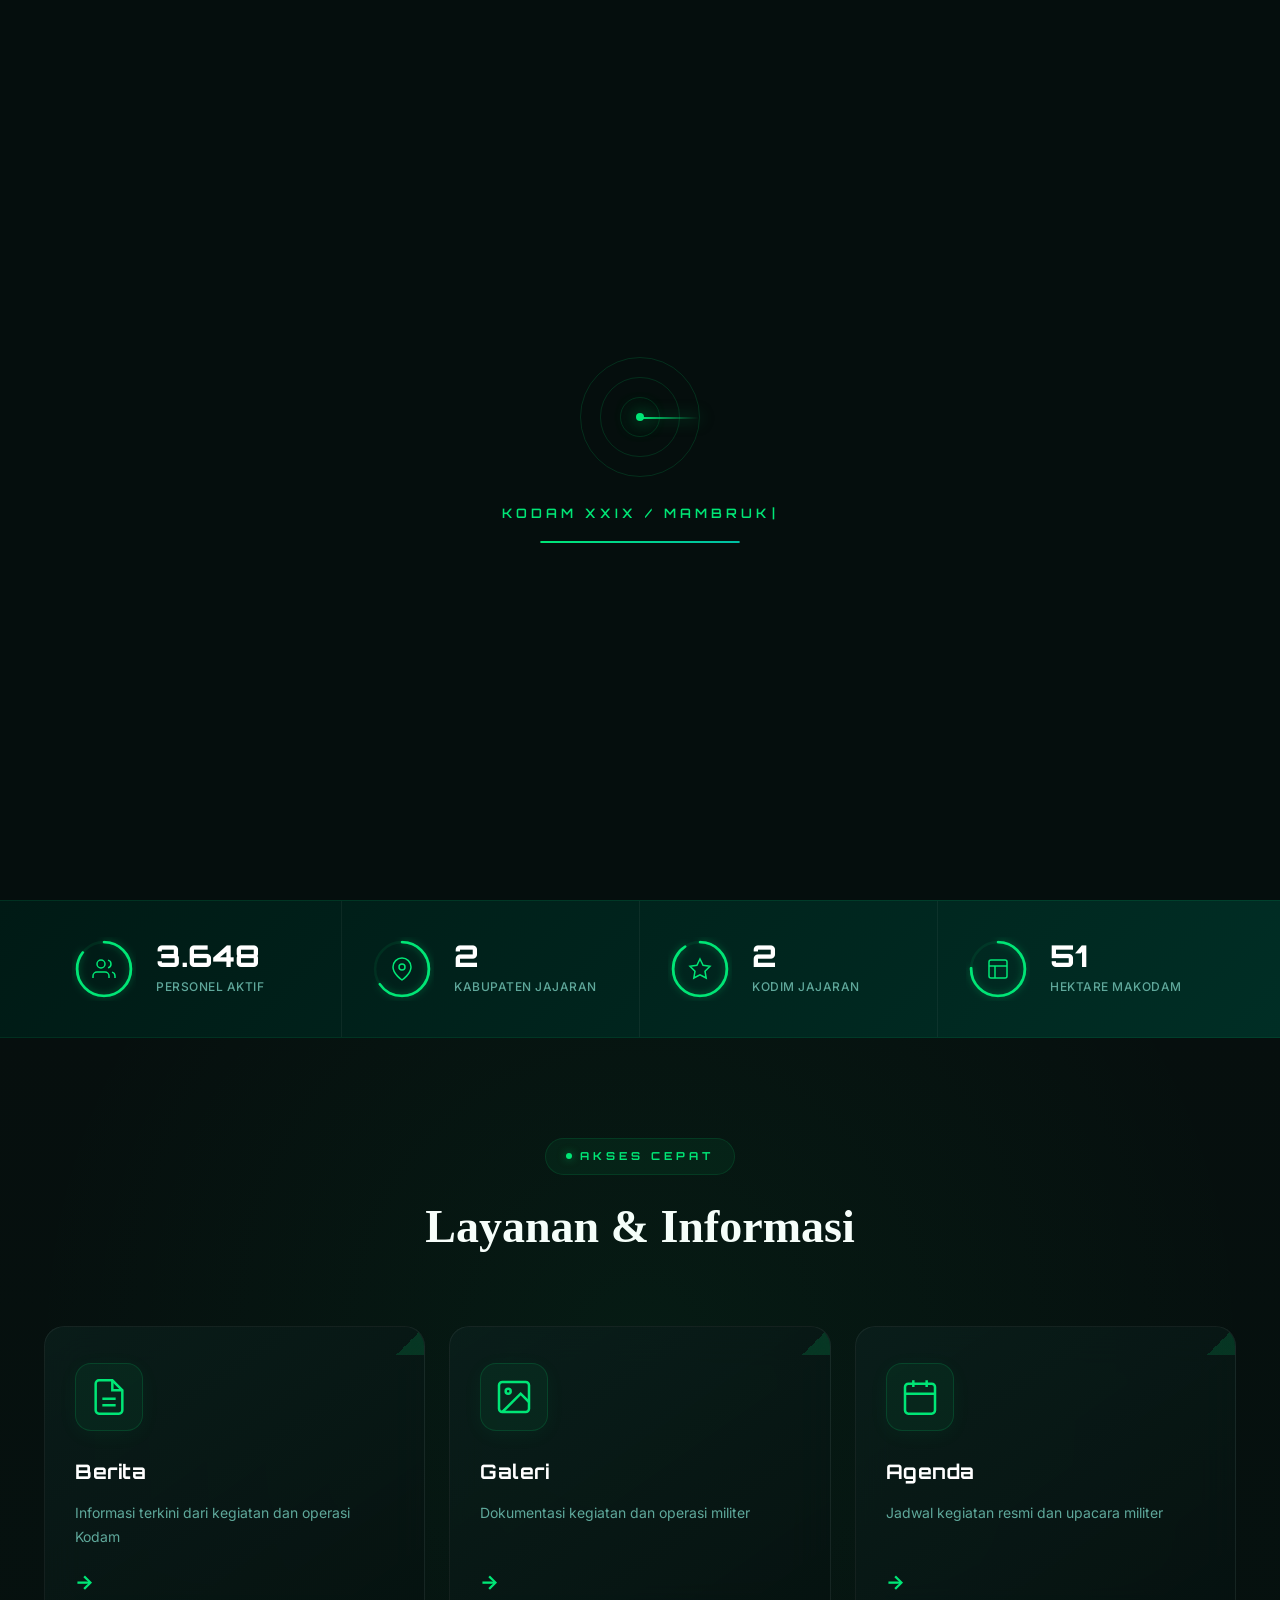
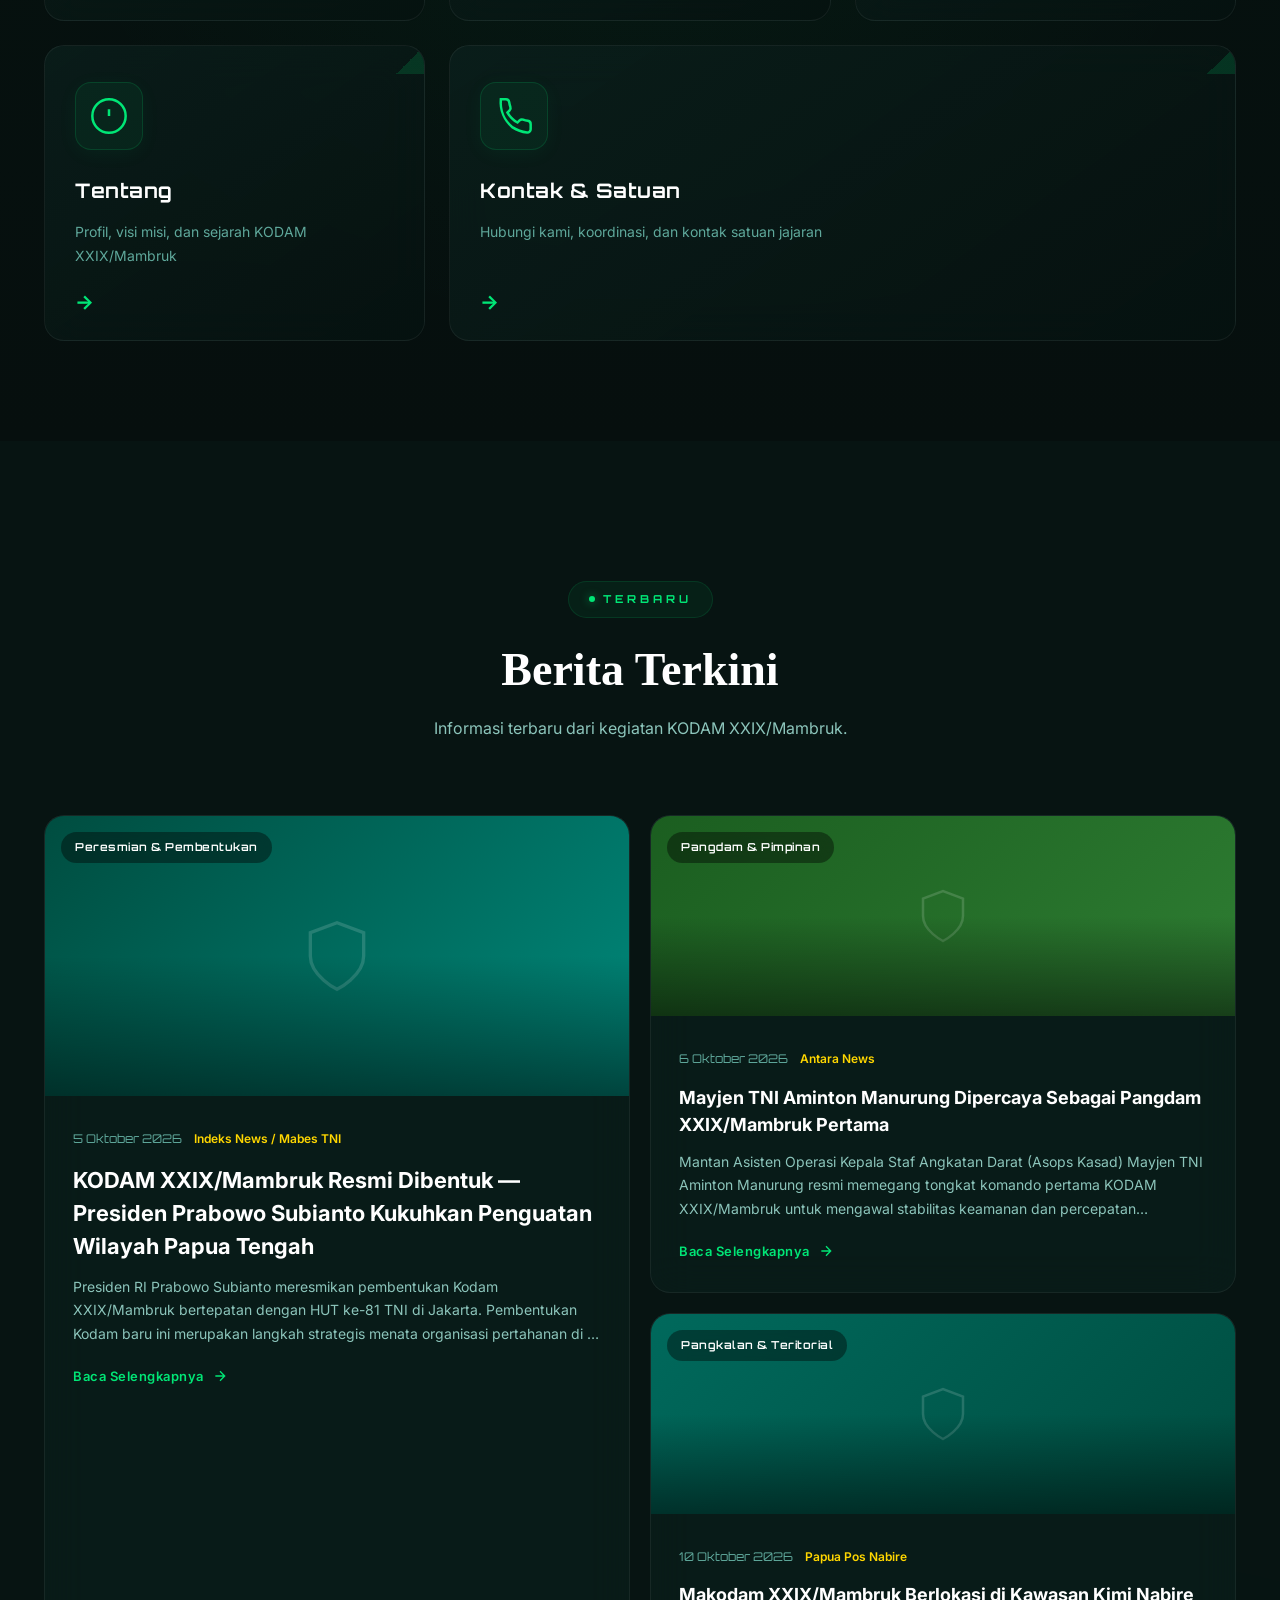
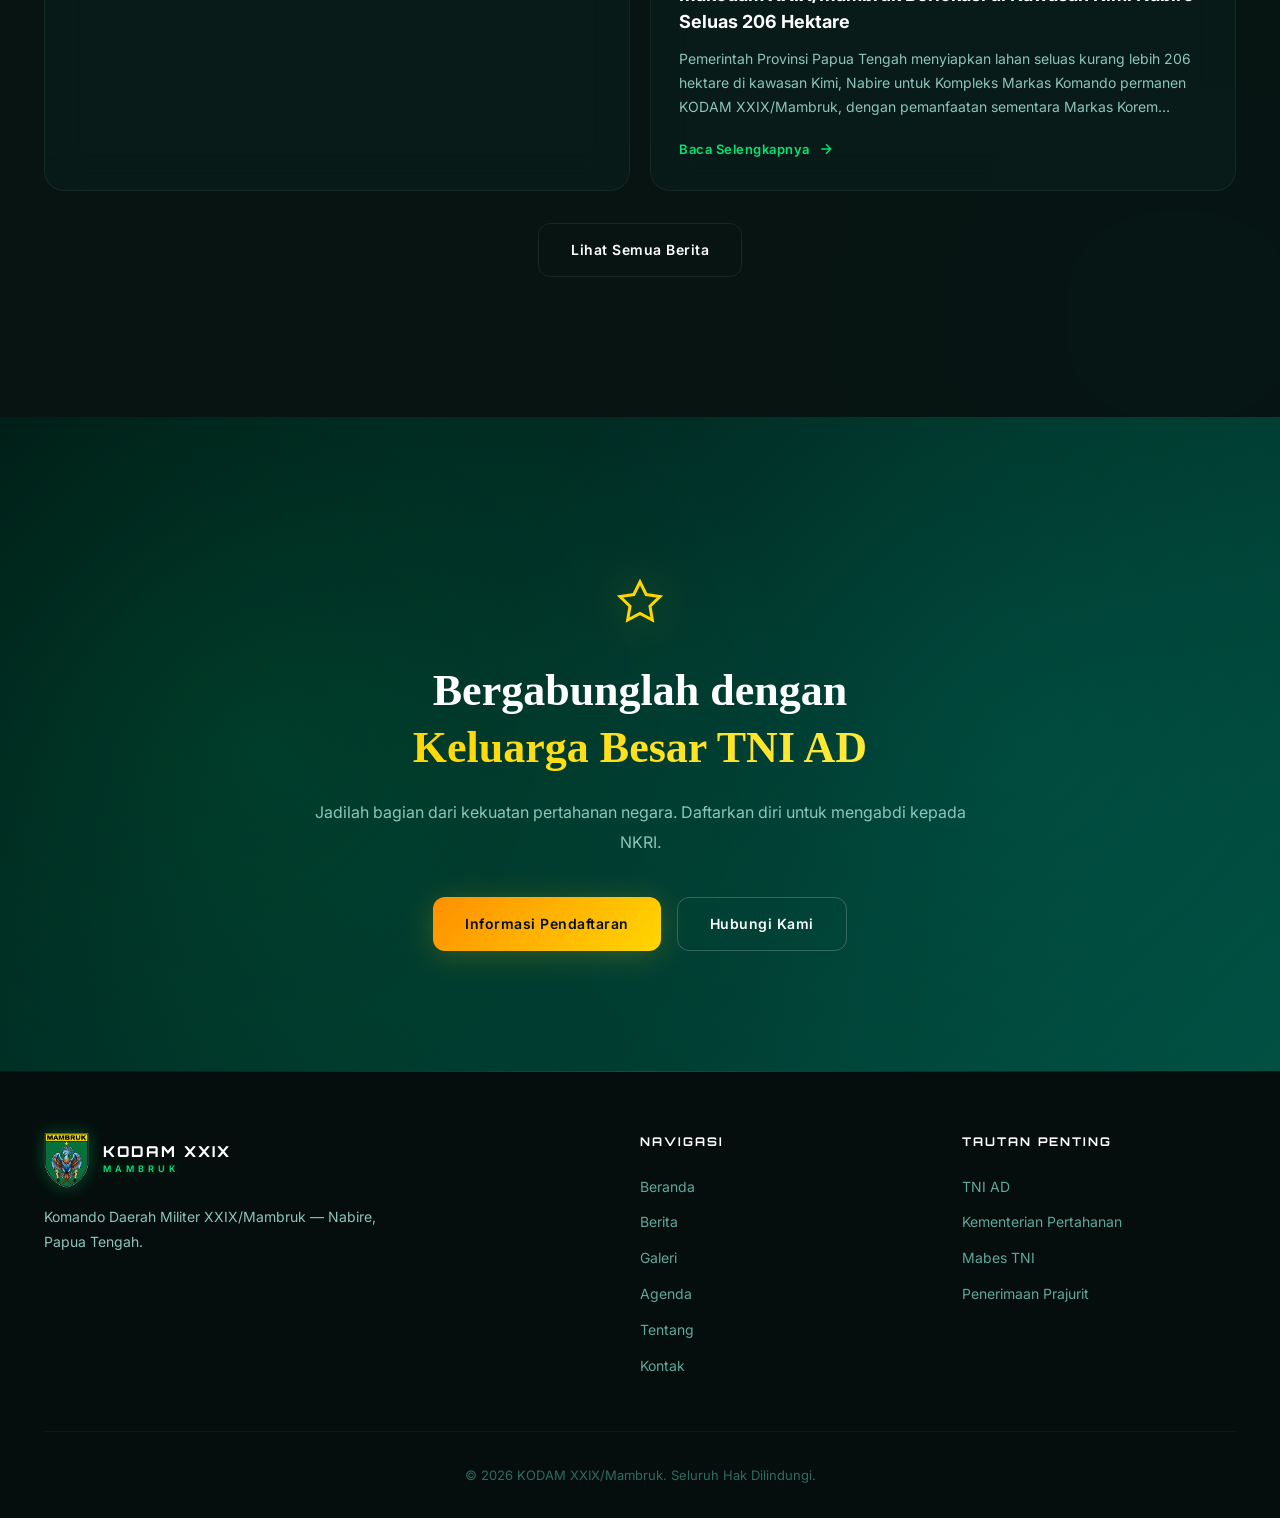
<file: index.html>
<!DOCTYPE html>
<html lang="id">
<head>
    <meta charset="UTF-8">
    <meta name="viewport" content="width=device-width, initial-scale=1.0">
    <meta name="description" content="Website Resmi KODAM XXIX/Mambruk — Menjaga Kedaulatan NKRI di Tanah Papua Tengah">
    <title>Beranda | KODAM XXIX/Mambruk</title>
    <link rel="preconnect" href="https://fonts.googleapis.com">
    <link rel="preconnect" href="https://fonts.gstatic.com" crossorigin>
    <link href="https://fonts.googleapis.com/css2?family=Inter:wght@300;400;500;600;700;800;900&family=Orbitron:wght@400;500;600;700;800;900&display=swap" rel="stylesheet">
    <link rel="stylesheet" href="style.css">
</head>
<body>

<!-- PRELOADER -->
<div id="preloader">
    <div class="preloader-inner">
        <div class="preloader-radar">
            <div class="radar-circle"></div>
            <div class="radar-circle"></div>
            <div class="radar-circle"></div>
            <div class="radar-sweep"></div>
            <div class="radar-dot"></div>
        </div>
        <p class="preloader-text">
            <span class="preloader-typing" id="preloaderTyping"></span>
            <span class="typing-cursor">|</span>
        </p>
        <div class="preloader-progress">
            <div class="preloader-progress-bar" id="preloaderBar"></div>
        </div>
    </div>
</div>

<div class="cursor-glow" id="cursorGlow"></div>

<!-- NAVIGATION -->
<nav id="navbar" class="navbar">
    <div class="nav-container">
        <a href="index.html" class="nav-logo">
            <div class="logo-icon">
                <img src="LOGO_KODAM_XXIX_MAMBRUK.png" alt="Logo KODAM XXIX Mambruk" class="nav-logo-img">
            </div>
            <div class="logo-text">
                <span class="logo-title">KODAM XXIX</span>
                <span class="logo-subtitle">MAMBRUK</span>
            </div>
        </a>
        <div class="nav-links" id="navLinks">
            <a href="index.html" class="nav-link active">Beranda</a>
            <a href="berita.html" class="nav-link">Berita</a>
            <a href="galeri.html" class="nav-link">Galeri</a>
            <a href="agenda.html" class="nav-link">Agenda</a>
            <div class="nav-dropdown">
                <a href="tentang.html" class="nav-link nav-dropdown-toggle">Tentang
                    <svg width="12" height="12" viewBox="0 0 24 24" fill="none" stroke="currentColor" stroke-width="2"><path d="M6 9l6 6 6-6"/></svg>
                </a>
                <div class="nav-dropdown-menu">
                    <a href="tentang.html#profil" class="dropdown-item">Profil</a>
                    <a href="tentang.html#visi-misi" class="dropdown-item">Visi &amp; Misi</a>
                    <a href="tentang.html#sejarah" class="dropdown-item">Sejarah</a>
                </div>
            </div>
            <a href="kontak.html" class="nav-link">Kontak</a>
        </div>
        <div class="nav-clock" id="navClock" title="Waktu Operasional Komando (WIT)">
            <span class="nav-clock-dot"></span>
            <span class="nav-clock-time">--:--:--</span>
            <span class="nav-clock-zone">WIT</span>
        </div>
        <button class="nav-toggle" id="navToggle" aria-label="Toggle navigation">
            <span></span><span></span><span></span>
        </button>
    </div>
</nav>

<!-- HERO -->
<section id="beranda" class="hero">
    <div class="hero-mesh-gradient"></div>
    <div class="hero-bg-overlay"></div>
    <div class="hero-particles" id="heroParticles"></div>
    <div class="hero-grid-lines"></div>
    <div class="floating-orb orb-1"></div>
    <div class="floating-orb orb-2"></div>
    <div class="floating-orb orb-3"></div>

    <div class="hero-content">
        <div class="hero-badge">
            <div class="hero-shield-container">
                <div class="shield-glow-ring"></div>
                <img src="LOGO_KODAM_XXIX_MAMBRUK.png" alt="Logo KODAM XXIX Mambruk" class="hero-logo-img">
            </div>
        </div>
        <h1 class="hero-title">
            <span class="hero-title-line">Komando Daerah Militer</span>
            <span class="hero-title-highlight">XXIX / Mambruk</span>
        </h1>
        <p class="hero-subtitle">Menjaga Kedaulatan &amp; Keutuhan NKRI di Tanah Papua Tengah dengan Penuh Dedikasi dan Keberanian</p>
        <div class="hero-actions">
            <a href="tentang.html" class="btn btn-primary btn-glow">
                <span>Pelajari Lebih Lanjut</span>
                <svg width="20" height="20" viewBox="0 0 24 24" fill="none" stroke="currentColor" stroke-width="2"><path d="M5 12h14M12 5l7 7-7 7"/></svg>
            </a>
            <a href="berita.html" class="btn btn-outline btn-cyber"><span>Berita Terkini</span></a>
        </div>
        <div class="hud-element hud-left">
            <span class="hud-label">LAT</span>
            <span class="hud-value" id="hudLat">-3.3667</span>
        </div>
        <div class="hud-element hud-right">
            <span class="hud-label">LONG</span>
            <span class="hud-value" id="hudLong">135.4944</span>
        </div>
    </div>
    <div class="hero-clock" id="heroClockContainer">
        <div class="hero-clock-header">
            <span class="hero-clock-dot"></span>
            <span class="hero-clock-label">WAKTU OPERASIONAL (WIT)</span>
        </div>
        <div class="hero-clock-display" id="heroClock">--:--:--</div>
        <div class="hero-clock-date" id="heroClockDate">-- --- ----</div>
    </div>
</section>

<!-- STATS BAR -->
<section class="stats-bar">
    <div class="container">
        <div class="stats-grid">
            <div class="stat-item">
                <div class="stat-ring-container">
                    <svg class="stat-ring" viewBox="0 0 100 100">
                        <circle cx="50" cy="50" r="42" class="stat-ring-bg"/>
                        <circle cx="50" cy="50" r="42" class="stat-ring-fill" data-percent="85"/>
                    </svg>
                    <div class="stat-ring-icon">
                        <svg width="24" height="24" viewBox="0 0 24 24" fill="none" stroke="currentColor" stroke-width="1.5"><path d="M17 21v-2a4 4 0 0 0-4-4H5a4 4 0 0 0-4 4v2"/><circle cx="9" cy="7" r="4"/><path d="M23 21v-2a4 4 0 0 0-3-3.87"/><path d="M16 3.13a4 4 0 0 1 0 7.75"/></svg>
                    </div>
                </div>
                <div class="stat-content">
                    <span class="stat-number" data-target="15000">0</span>
                    <span class="stat-label">Personel Aktif</span>
                </div>
            </div>
            <div class="stat-item">
                <div class="stat-ring-container">
                    <svg class="stat-ring" viewBox="0 0 100 100">
                        <circle cx="50" cy="50" r="42" class="stat-ring-bg"/>
                        <circle cx="50" cy="50" r="42" class="stat-ring-fill" data-percent="65"/>
                    </svg>
                    <div class="stat-ring-icon">
                        <svg width="24" height="24" viewBox="0 0 24 24" fill="none" stroke="currentColor" stroke-width="1.5"><path d="M21 10c0 7-9 13-9 13s-9-6-9-13a9 9 0 0 1 18 0z"/><circle cx="12" cy="10" r="3"/></svg>
                    </div>
                </div>
                <div class="stat-content">
                    <span class="stat-number" data-target="8">0</span>
                    <span class="stat-label">Kabupaten Jajaran</span>
                </div>
            </div>
            <div class="stat-item">
                <div class="stat-ring-container">
                    <svg class="stat-ring" viewBox="0 0 100 100">
                        <circle cx="50" cy="50" r="42" class="stat-ring-bg"/>
                        <circle cx="50" cy="50" r="42" class="stat-ring-fill" data-percent="90"/>
                    </svg>
                    <div class="stat-ring-icon">
                        <svg width="24" height="24" viewBox="0 0 24 24" fill="none" stroke="currentColor" stroke-width="1.5"><polygon points="12 2 15.09 8.26 22 9.27 17 14.14 18.18 21.02 12 17.77 5.82 21.02 7 14.14 2 9.27 8.91 8.26 12 2"/></svg>
                    </div>
                </div>
                <div class="stat-content">
                    <span class="stat-number" data-target="6">0</span>
                    <span class="stat-label">Kodim Jajaran</span>
                </div>
            </div>
            <div class="stat-item">
                <div class="stat-ring-container">
                    <svg class="stat-ring" viewBox="0 0 100 100">
                        <circle cx="50" cy="50" r="42" class="stat-ring-bg"/>
                        <circle cx="50" cy="50" r="42" class="stat-ring-fill" data-percent="75"/>
                    </svg>
                    <div class="stat-ring-icon">
                        <svg width="24" height="24" viewBox="0 0 24 24" fill="none" stroke="currentColor" stroke-width="1.5"><rect x="3" y="3" width="18" height="18" rx="2"/><line x1="3" y1="9" x2="21" y2="9"/><line x1="9" y1="21" x2="9" y2="9"/></svg>
                    </div>
                </div>
                <div class="stat-content">
                    <span class="stat-number" data-target="206">0</span>
                    <span class="stat-label">Hektare Makodam</span>
                </div>
            </div>
        </div>
    </div>
</section>

<!-- QUICK LINKS -->
<section class="section quick-links-section">
    <div class="container">
        <div class="section-header">
            <span class="section-tag"><span class="tag-dot"></span>Akses Cepat</span>
            <h2 class="section-title">Layanan &amp; Informasi</h2>
        </div>
        <div class="quick-links-grid">
            <a href="berita.html" class="quick-card glass-card">
                <div class="card-glow"></div>
                <div class="quick-icon">
                    <svg width="40" height="40" viewBox="0 0 24 24" fill="none" stroke="currentColor" stroke-width="1.5"><path d="M14 2H6a2 2 0 0 0-2 2v16a2 2 0 0 0 2 2h12a2 2 0 0 0 2-2V8z"/><polyline points="14 2 14 8 20 8"/><line x1="16" y1="13" x2="8" y2="13"/><line x1="16" y1="17" x2="8" y2="17"/></svg>
                </div>
                <h3>Berita</h3>
                <p>Informasi terkini dari kegiatan dan operasi Kodam</p>
                <span class="quick-arrow">→</span>
            </a>
            <a href="galeri.html" class="quick-card glass-card">
                <div class="card-glow"></div>
                <div class="quick-icon">
                    <svg width="40" height="40" viewBox="0 0 24 24" fill="none" stroke="currentColor" stroke-width="1.5"><rect x="3" y="3" width="18" height="18" rx="2"/><circle cx="8.5" cy="8.5" r="1.5"/><polyline points="21 15 16 10 5 21"/></svg>
                </div>
                <h3>Galeri</h3>
                <p>Dokumentasi kegiatan dan operasi militer</p>
                <span class="quick-arrow">→</span>
            </a>
            <a href="agenda.html" class="quick-card glass-card">
                <div class="card-glow"></div>
                <div class="quick-icon">
                    <svg width="40" height="40" viewBox="0 0 24 24" fill="none" stroke="currentColor" stroke-width="1.5"><rect x="3" y="4" width="18" height="18" rx="2"/><line x1="16" y1="2" x2="16" y2="6"/><line x1="8" y1="2" x2="8" y2="6"/><line x1="3" y1="10" x2="21" y2="10"/></svg>
                </div>
                <h3>Agenda</h3>
                <p>Jadwal kegiatan resmi dan upacara militer</p>
                <span class="quick-arrow">→</span>
            </a>
            <a href="tentang.html" class="quick-card glass-card">
                <div class="card-glow"></div>
                <div class="quick-icon">
                    <svg width="40" height="40" viewBox="0 0 24 24" fill="none" stroke="currentColor" stroke-width="1.5"><circle cx="12" cy="12" r="10"/><line x1="12" y1="8" x2="12" y2="12"/><line x1="12" y1="16" x2="12.01" y2="16"/></svg>
                </div>
                <h3>Tentang</h3>
                <p>Profil, visi misi, dan sejarah KODAM XXIX/Mambruk</p>
                <span class="quick-arrow">→</span>
            </a>
            <a href="kontak.html" class="quick-card glass-card">
                <div class="card-glow"></div>
                <div class="quick-icon">
                    <svg width="40" height="40" viewBox="0 0 24 24" fill="none" stroke="currentColor" stroke-width="1.5"><path d="M22 16.92v3a2 2 0 0 1-2.18 2 19.79 19.79 0 0 1-8.63-3.07A19.5 19.5 0 0 1 4.11 2h3a2 2 0 0 1 2 1.72 12.84 12.84 0 0 0 .7 2.81 2 2 0 0 1-.45 2.11L8.09 9.91a16 16 0 0 0 6 6l1.27-1.27a2 2 0 0 1 2.11-.45 12.84 12.84 0 0 0 2.81.7A2 2 0 0 1 22 16.92z"/></svg>
                </div>
                <h3>Kontak &amp; Satuan</h3>
                <p>Hubungi kami, koordinasi, dan kontak satuan jajaran</p>
                <span class="quick-arrow">→</span>
            </a>
        </div>
    </div>
</section>

<!-- BERITA TERBARU (TEASER) -->
<section class="section news">
    <div class="section-blob blob-5"></div>
    <div class="container">
        <div class="section-header">
            <span class="section-tag"><span class="tag-dot"></span>Terbaru</span>
            <h2 class="section-title reveal-text">Berita Terkini</h2>
            <p class="section-desc">Informasi terbaru dari kegiatan KODAM XXIX/Mambruk.</p>
        </div>
        <div class="news-grid" id="indexNewsGrid">
            <article class="news-card news-card-featured glass-card">
                <div class="card-glow"></div>
                <div class="news-image" style="background: linear-gradient(135deg, #004D40, #00897B);">
                    <div class="news-image-content">
                        <svg width="80" height="80" viewBox="0 0 24 24" fill="none" stroke="rgba(255,255,255,0.15)" stroke-width="1"><path d="M12 22s8-4 8-10V5l-8-3-8 3v7c0 6 8 10 8 10z"/></svg>
                    </div>
                    <div class="news-category"><span class="status-dot"></span>Operasi Militer</div>
                    <div class="news-image-overlay"></div>
                </div>
                <div class="news-content">
                    <div class="news-meta"><span class="news-date">17 Oktober 2026</span></div>
                    <h3>Pangdam XXIX/Mambruk Pimpin Apel Gelar Pasukan Pengamanan Wilayah Perbatasan</h3>
                    <p>Pangdam XXIX/Mambruk memimpin apel gelar pasukan dalam rangka pengamanan wilayah perbatasan RI-Papua Nugini.</p>
                    <a href="berita.html" class="news-link">Baca Selengkapnya <svg width="16" height="16" viewBox="0 0 24 24" fill="none" stroke="currentColor" stroke-width="2"><path d="M5 12h14M12 5l7 7-7 7"/></svg></a>
                </div>
            </article>
            <article class="news-card glass-card">
                <div class="card-glow"></div>
                <div class="news-image" style="background: linear-gradient(135deg, #1B5E20, #2E7D32);">
                    <div class="news-image-content"><svg width="60" height="60" viewBox="0 0 24 24" fill="none" stroke="rgba(255,255,255,0.15)" stroke-width="1"><path d="M20.84 4.61a5.5 5.5 0 0 0-7.78 0L12 5.67l-1.06-1.06a5.5 5.5 0 0 0-7.78 7.78l1.06 1.06L12 21.23l7.78-7.78 1.06-1.06a5.5 5.5 0 0 0 0-7.78z"/></svg></div>
                    <div class="news-category">Bakti TNI</div>
                    <div class="news-image-overlay"></div>
                </div>
                <div class="news-content">
                    <div class="news-meta"><span class="news-date">15 Oktober 2026</span></div>
                    <h3>TMMD Ke-120 Berhasil Bangun Jembatan di Pedalaman Papua Tengah</h3>
                    <p>Program TNI Manunggal Membangun Desa berhasil membangun jembatan penghubung antar kampung di pedalaman.</p>
                    <a href="berita.html" class="news-link">Baca Selengkapnya <svg width="16" height="16" viewBox="0 0 24 24" fill="none" stroke="currentColor" stroke-width="2"><path d="M5 12h14M12 5l7 7-7 7"/></svg></a>
                </div>
            </article>
            <article class="news-card glass-card">
                <div class="card-glow"></div>
                <div class="news-image" style="background: linear-gradient(135deg, #00695C, #004D40);">
                    <div class="news-image-content"><svg width="60" height="60" viewBox="0 0 24 24" fill="none" stroke="rgba(255,255,255,0.15)" stroke-width="1"><polygon points="12 2 15.09 8.26 22 9.27 17 14.14 18.18 21.02 12 17.77 5.82 21.02 7 14.14 2 9.27 8.91 8.26 12 2"/></svg></div>
                    <div class="news-category">Penghargaan</div>
                    <div class="news-image-overlay"></div>
                </div>
                <div class="news-content">
                    <div class="news-meta"><span class="news-date">12 Oktober 2026</span></div>
                    <h3>Prajurit Kodam XXIX Raih Satya Lencana Kesetiaan</h3>
                    <p>Sejumlah prajurit terbaik menerima penghargaan atas dedikasi dalam pengabdian kepada negara.</p>
                    <a href="berita.html" class="news-link">Baca Selengkapnya <svg width="16" height="16" viewBox="0 0 24 24" fill="none" stroke="currentColor" stroke-width="2"><path d="M5 12h14M12 5l7 7-7 7"/></svg></a>
                </div>
            </article>
        </div>
        <div style="text-align:center; margin-top:2rem;">
            <a href="berita.html" class="btn btn-outline btn-cyber"><span>Lihat Semua Berita</span></a>
        </div>
    </div>
</section>

<!-- CTA -->
<section class="cta-section">
    <div class="cta-bg-pattern"></div>
    <div class="cta-particles" id="ctaParticles"></div>
    <div class="container">
        <div class="cta-content">
            <div class="cta-badge">
                <svg width="48" height="48" viewBox="0 0 24 24" fill="none" stroke="var(--gold)" stroke-width="1.5"><polygon points="12 2 15.09 8.26 22 9.27 17 14.14 18.18 21.02 12 17.77 5.82 21.02 7 14.14 2 9.27 8.91 8.26 12 2"/></svg>
            </div>
            <h2>Bergabunglah dengan<br><span>Keluarga Besar TNI AD</span></h2>
            <p>Jadilah bagian dari kekuatan pertahanan negara. Daftarkan diri untuk mengabdi kepada NKRI.</p>
            <div class="cta-buttons">
                <a href="#" class="btn btn-gold btn-glow"><span>Informasi Pendaftaran</span></a>
                <a href="kontak.html" class="btn btn-outline-light">Hubungi Kami</a>
            </div>
        </div>
    </div>
</section>

<!-- FOOTER -->
<footer class="footer">
    <div class="footer-glow-line"></div>
    <div class="container">
        <div class="footer-grid">
            <div class="footer-brand">
                <div class="footer-logo">
                    <img src="LOGO_KODAM_XXIX_MAMBRUK.png" alt="Logo KODAM XXIX Mambruk" class="footer-logo-img">
                    <div><span class="footer-title">KODAM XXIX</span><span class="footer-subtitle">MAMBRUK</span></div>
                </div>
                <p>Komando Daerah Militer XXIX/Mambruk — Nabire, Papua Tengah.</p>
            </div>
            <div class="footer-links">
                <h4>Navigasi</h4>
                <a href="index.html">Beranda</a>
                <a href="berita.html">Berita</a>
                <a href="galeri.html">Galeri</a>
                <a href="agenda.html">Agenda</a>
                <a href="tentang.html">Tentang</a>
                <a href="kontak.html">Kontak</a>
            </div>
            <div class="footer-links">
                <h4>Tautan Penting</h4>
                <a href="#">TNI AD</a>
                <a href="#">Kementerian Pertahanan</a>
                <a href="#">Mabes TNI</a>
                <a href="#">Penerimaan Prajurit</a>
            </div>
        </div>
        <div class="footer-bottom">
            <p>&copy; 2026 KODAM XXIX/Mambruk. Seluruh Hak Dilindungi.</p>
        </div>
    </div>
</footer>

<button class="back-to-top" id="backToTop" aria-label="Back to top">
    <svg width="20" height="20" viewBox="0 0 24 24" fill="none" stroke="currentColor" stroke-width="2"><path d="M18 15l-6-6-6 6"/></svg>
</button>

<script src="berita-data.js"></script>
<script src="script.js"></script>
<script>
    document.addEventListener('DOMContentLoaded', async () => {
        try {
            const data = await loadMambrukNewsData();
            if (data && data.articles && data.articles.length >= 3) {
                const top3 = data.articles.slice(0, 3);
                const grid = document.getElementById('indexNewsGrid');
                if (grid) {
                    const gradients = [
                        'linear-gradient(135deg, #004D40, #00897B)',
                        'linear-gradient(135deg, #1B5E20, #2E7D32)',
                        'linear-gradient(135deg, #00695C, #004D40)'
                    ];
                    grid.innerHTML = top3.map((art, idx) => {
                        let prioBadge = '';
                        if (art.priority_level === 'P-1') {
                            prioBadge = '<span class="status-dot" style="background:#FF3B30; box-shadow:0 0 8px #FF3B30;"></span><span style="color:#FF6B6B; font-weight:700;">⚡ FLASH PENDAM</span>';
                        } else if (art.priority_level === 'P-2') {
                            prioBadge = '<span class="status-dot" style="background:#FF9500;"></span><span style="color:#FFA726; font-weight:700;">🔴 LIPUTAN</span>';
                        } else if (art.is_live_scraped) {
                            prioBadge = '<span class="status-dot"></span>' + art.category;
                        } else {
                            prioBadge = art.category;
                        }

                        let mediaHtml = '';
                        if (art.image) {
                            const fit = art.image.includes('LOGO_KODAM') ? 'contain; padding:15px;' : 'cover;';
                            mediaHtml = `<img src="${art.image}" alt="${art.title}" style="width:100%; height:100%; object-fit:${fit} position:absolute; inset:0;">`;
                        } else {
                            mediaHtml = `
                                <div class="news-image-content">
                                    <svg width="${idx === 0 ? '80' : '60'}" height="${idx === 0 ? '80' : '60'}" viewBox="0 0 24 24" fill="none" stroke="rgba(255,255,255,0.15)" stroke-width="1"><path d="M12 22s8-4 8-10V5l-8-3-8 3v7c0 6 8 10 8 10z"/></svg>
                                </div>
                            `;
                        }

                        return `
                        <article class="news-card ${idx === 0 ? 'news-card-featured' : ''} glass-card">
                            <div class="card-glow"></div>
                            <div class="news-image" style="background: ${gradients[idx % gradients.length]}; position:relative; overflow:hidden;">
                                ${mediaHtml}
                                <div class="news-category">${prioBadge}</div>
                                <div class="news-image-overlay"></div>
                            </div>
                            <div class="news-content">
                                <div class="news-meta">
                                    <span class="news-date">${art.date}</span>
                                    <span style="font-size:0.75rem; color:var(--gold); font-weight:600; margin-left:0.5rem;">${art.source}</span>
                                    ${art.lokasi ? `<span style="font-size:0.72rem; color:var(--gray-300); margin-left:0.5rem;">📍 ${art.lokasi}</span>` : ''}
                                </div>
                                <h3>${art.title}</h3>
                                <p>${art.snippet}</p>
                                <a href="${art.link}" target="_blank" rel="noopener noreferrer" class="news-link">Baca Selengkapnya <svg width="16" height="16" viewBox="0 0 24 24" fill="none" stroke="currentColor" stroke-width="2"><path d="M5 12h14M12 5l7 7-7 7"/></svg></a>
                            </div>
                        </article>
                        `;
                    }).join('');
                }
            }
        } catch(e) {
            console.log('Static fallback used');
        }
    });
</script>
</body>
</html>
</file>
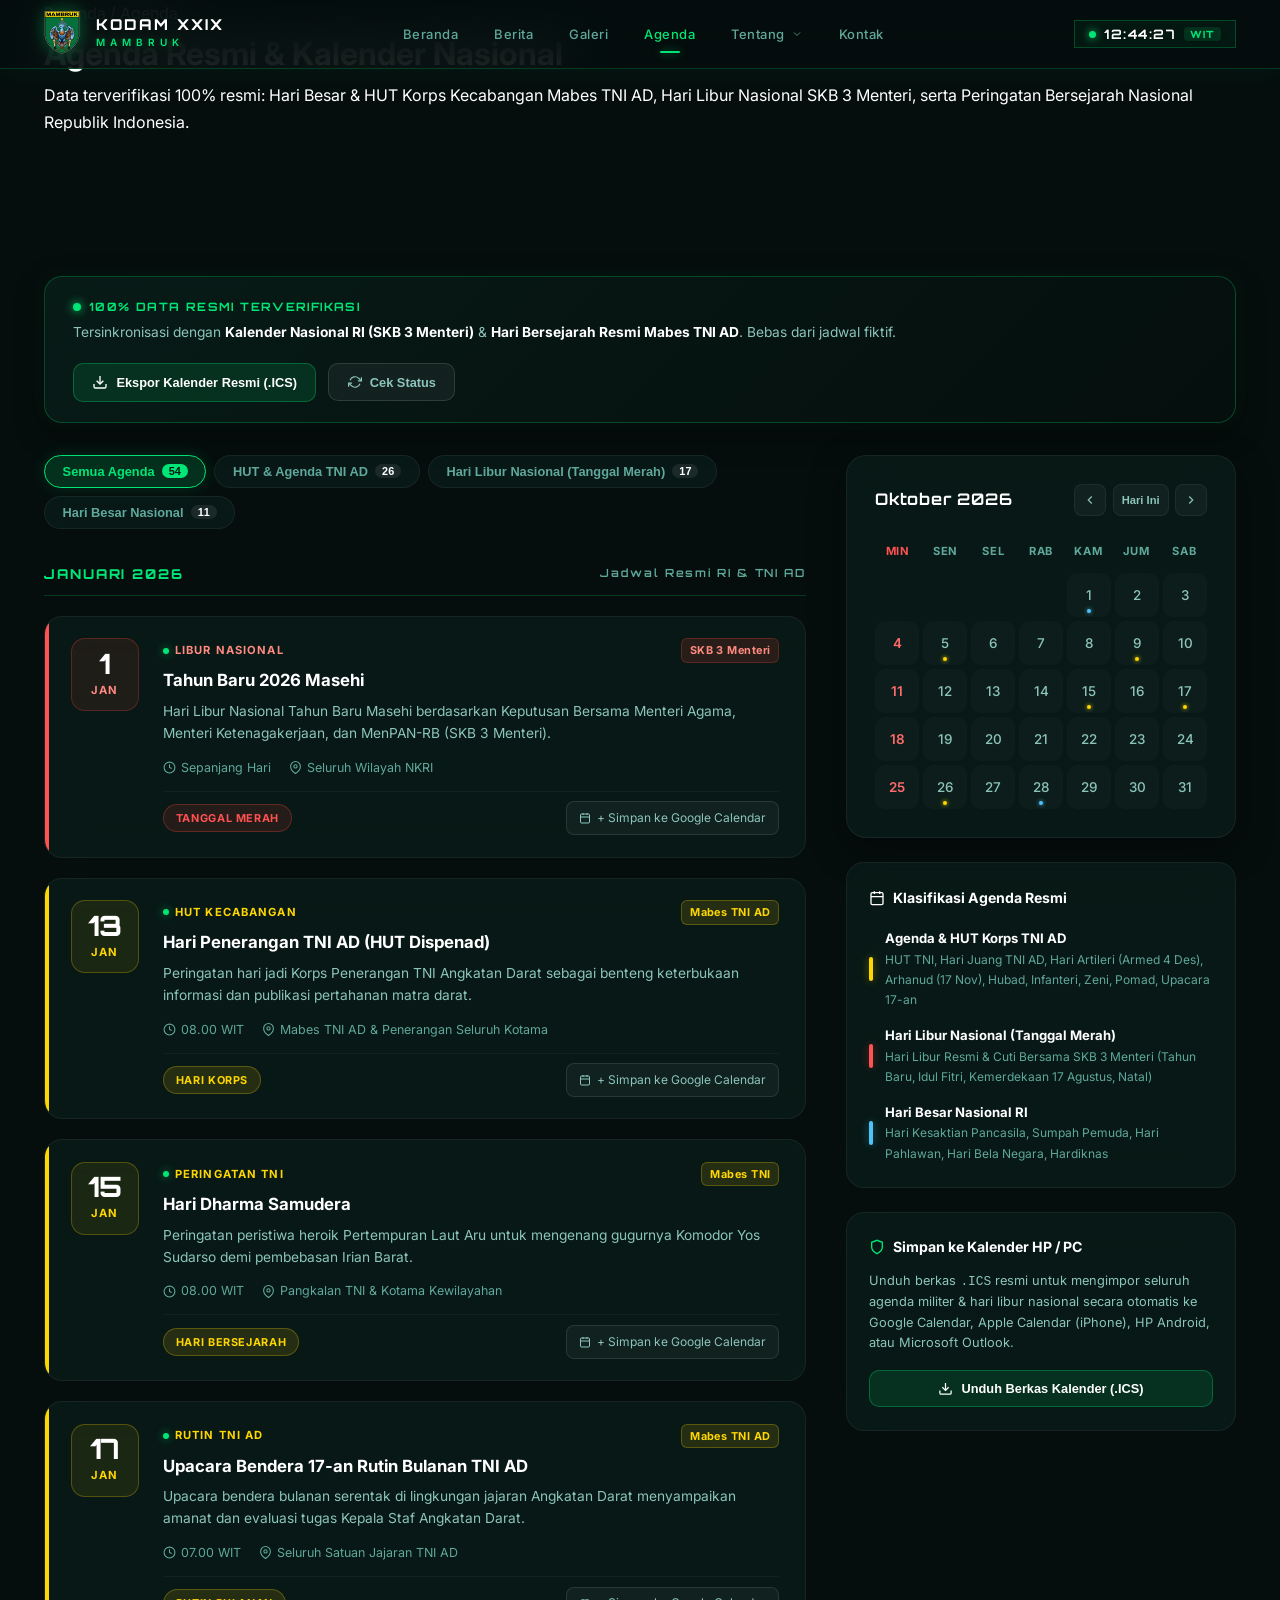
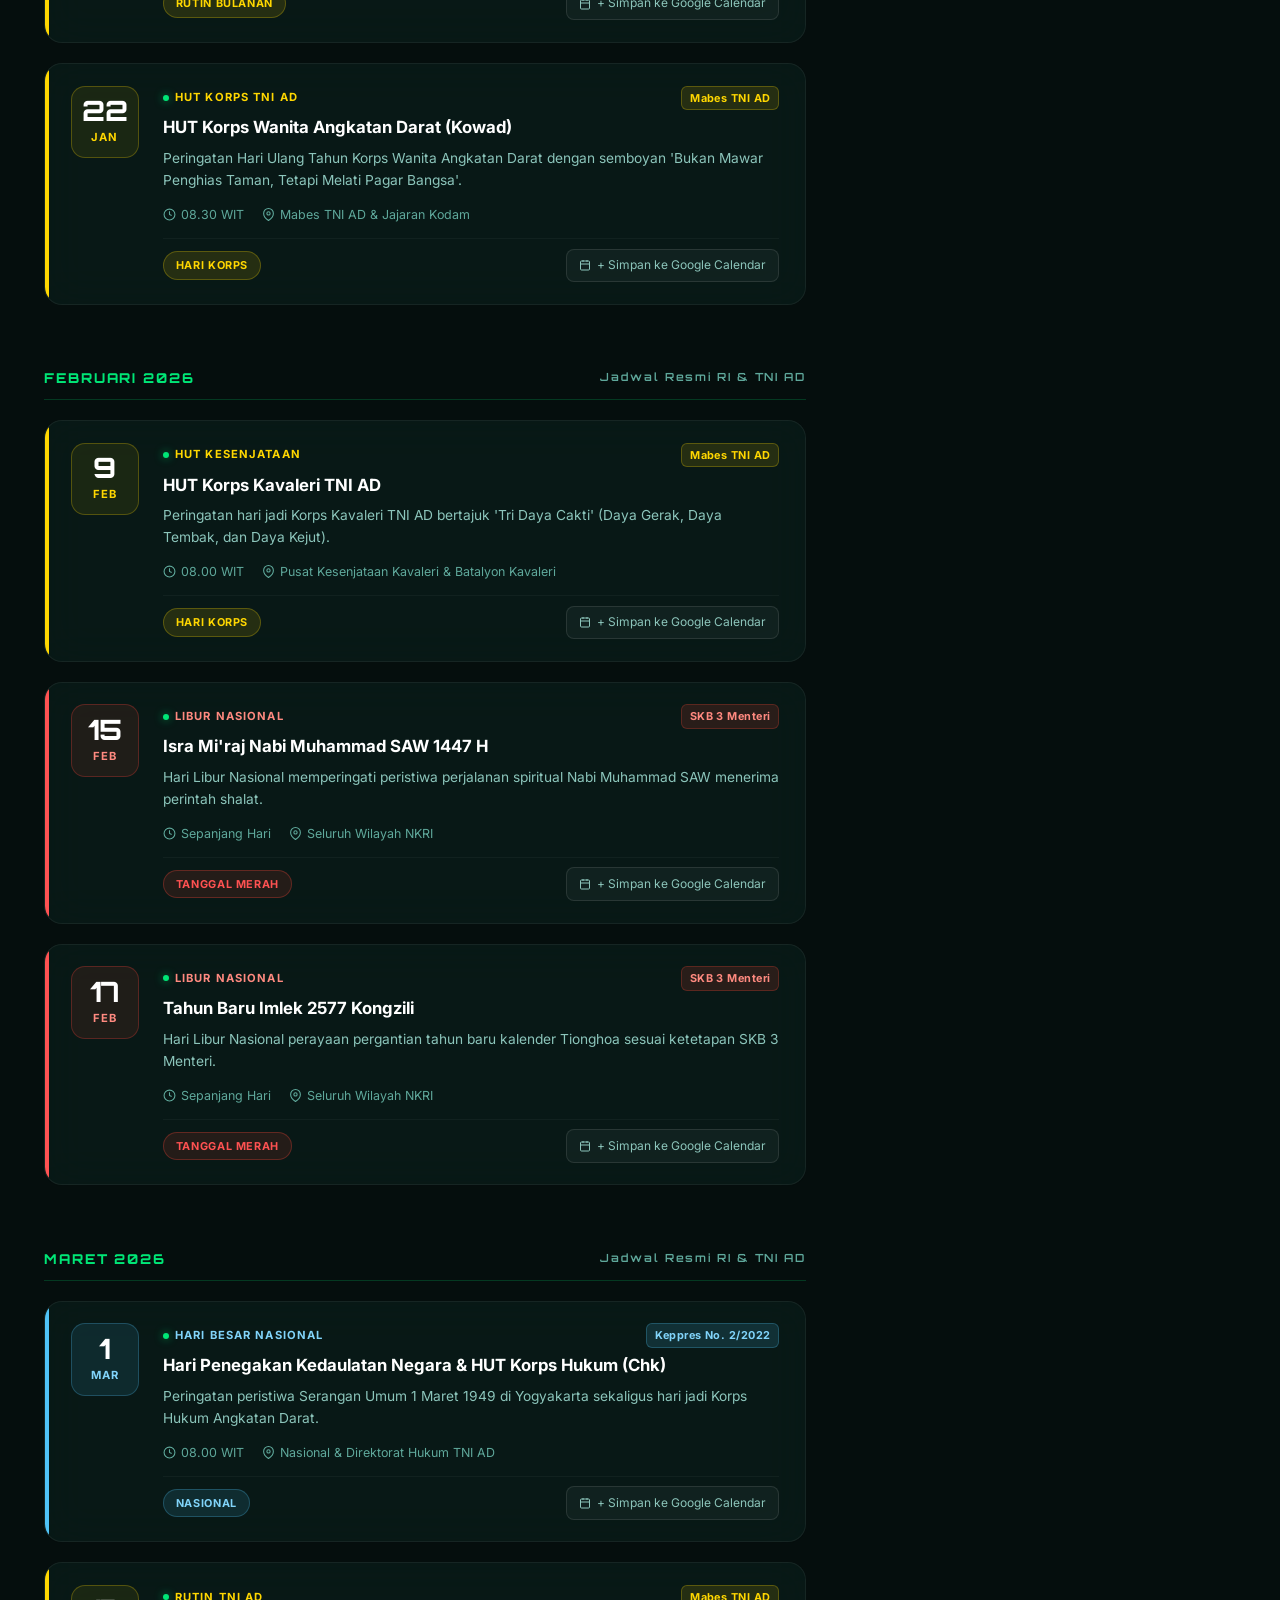
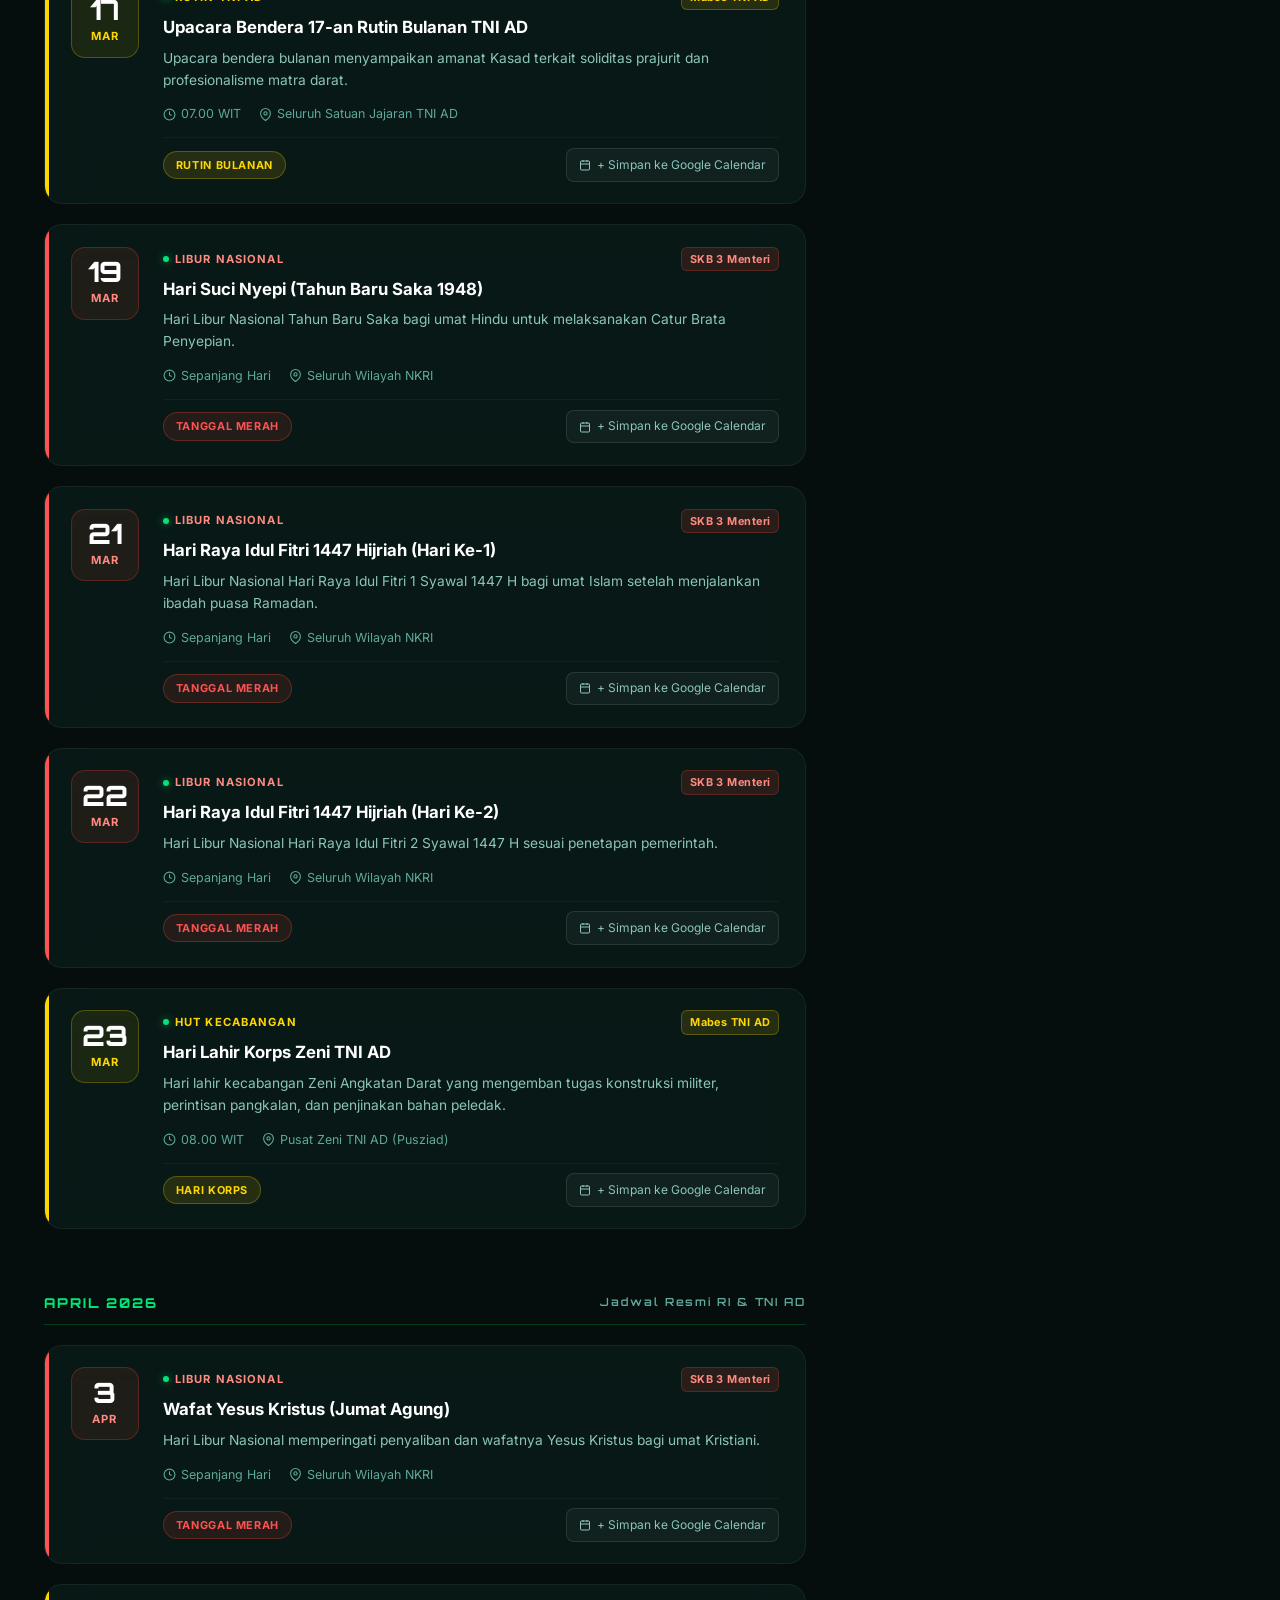
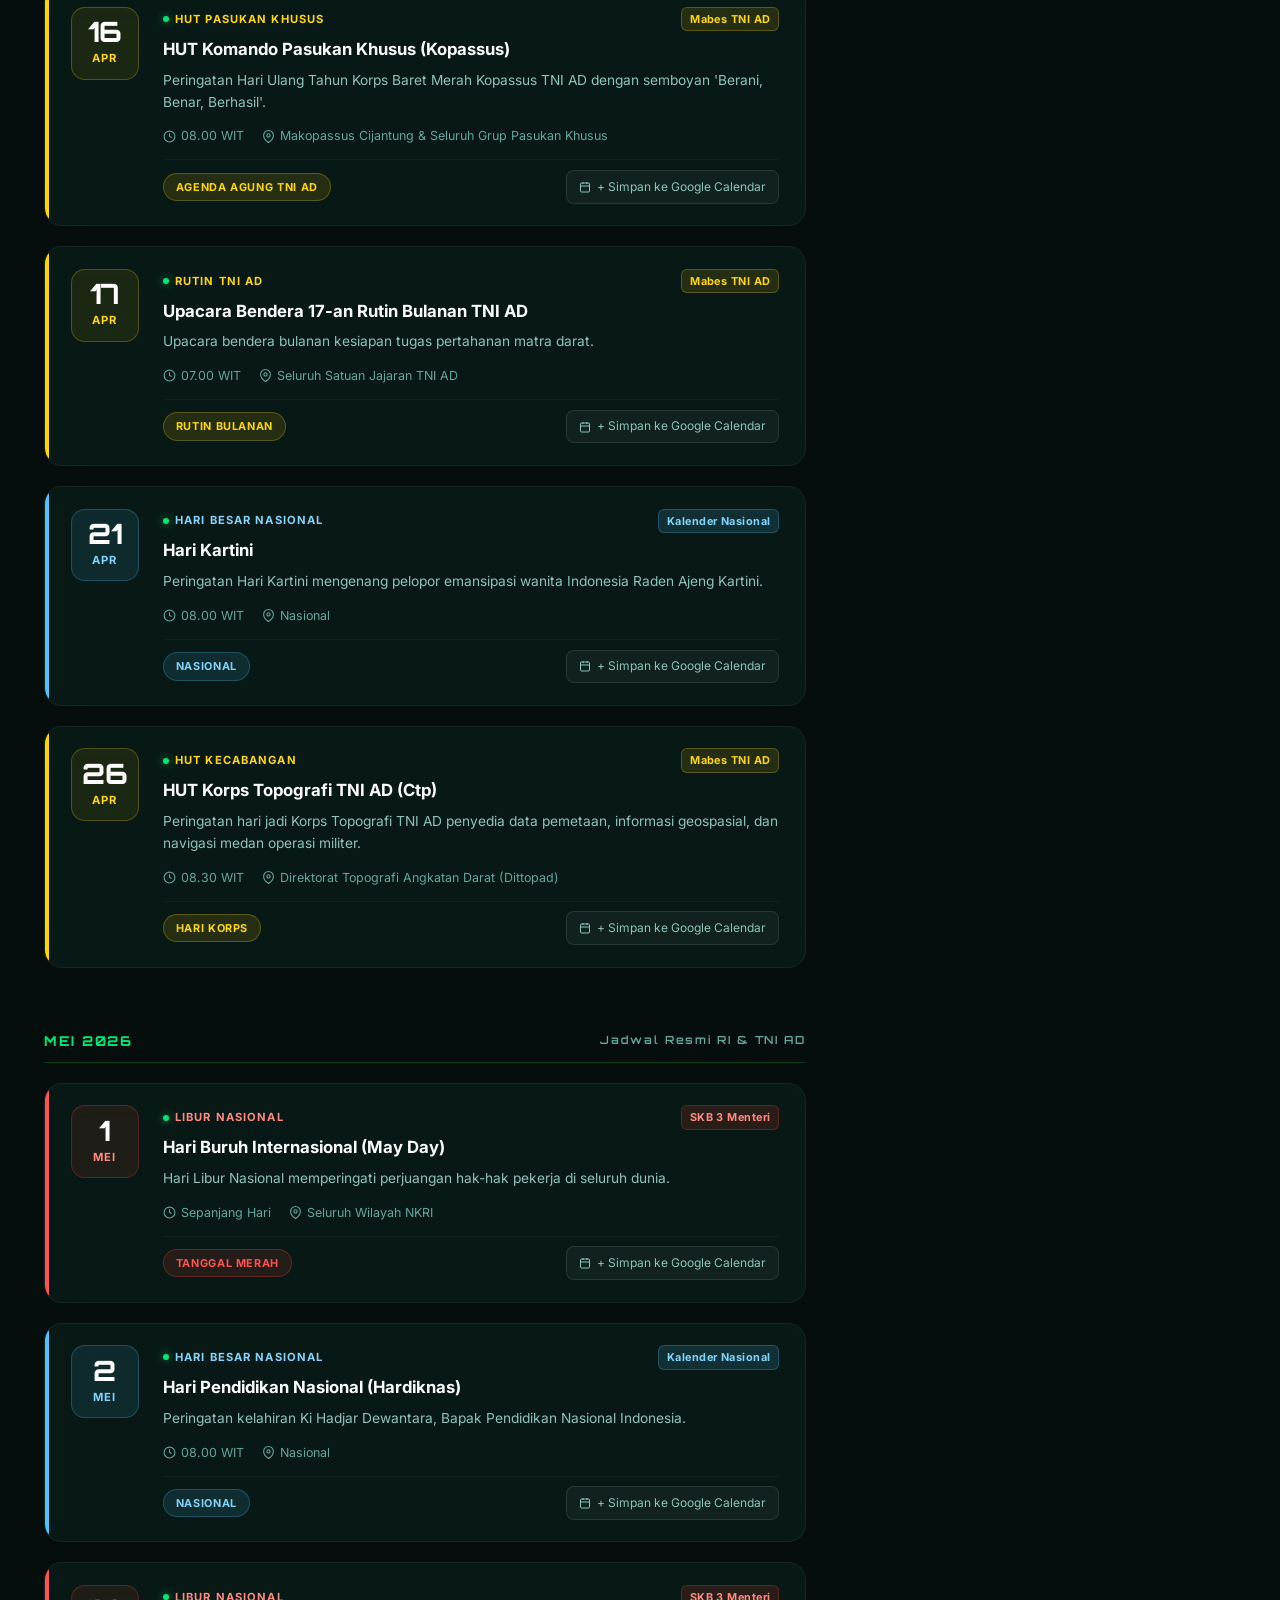
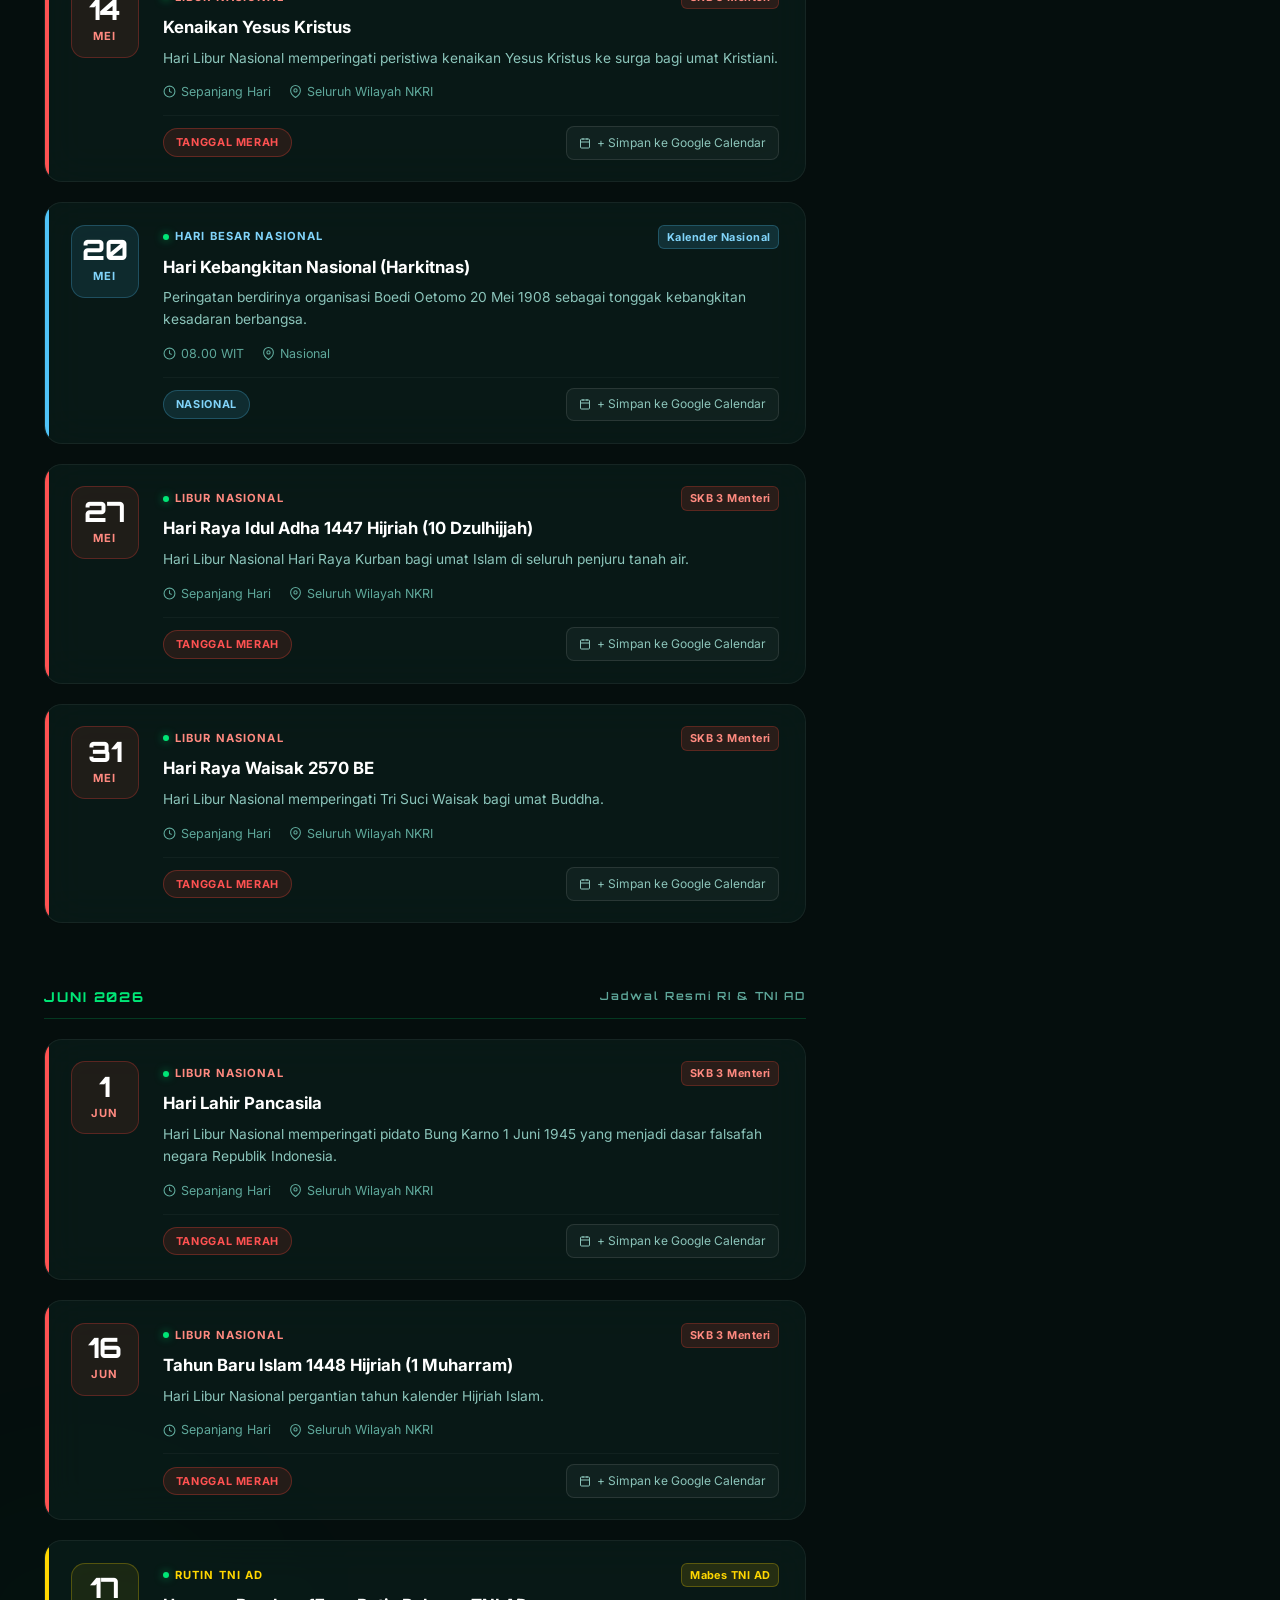
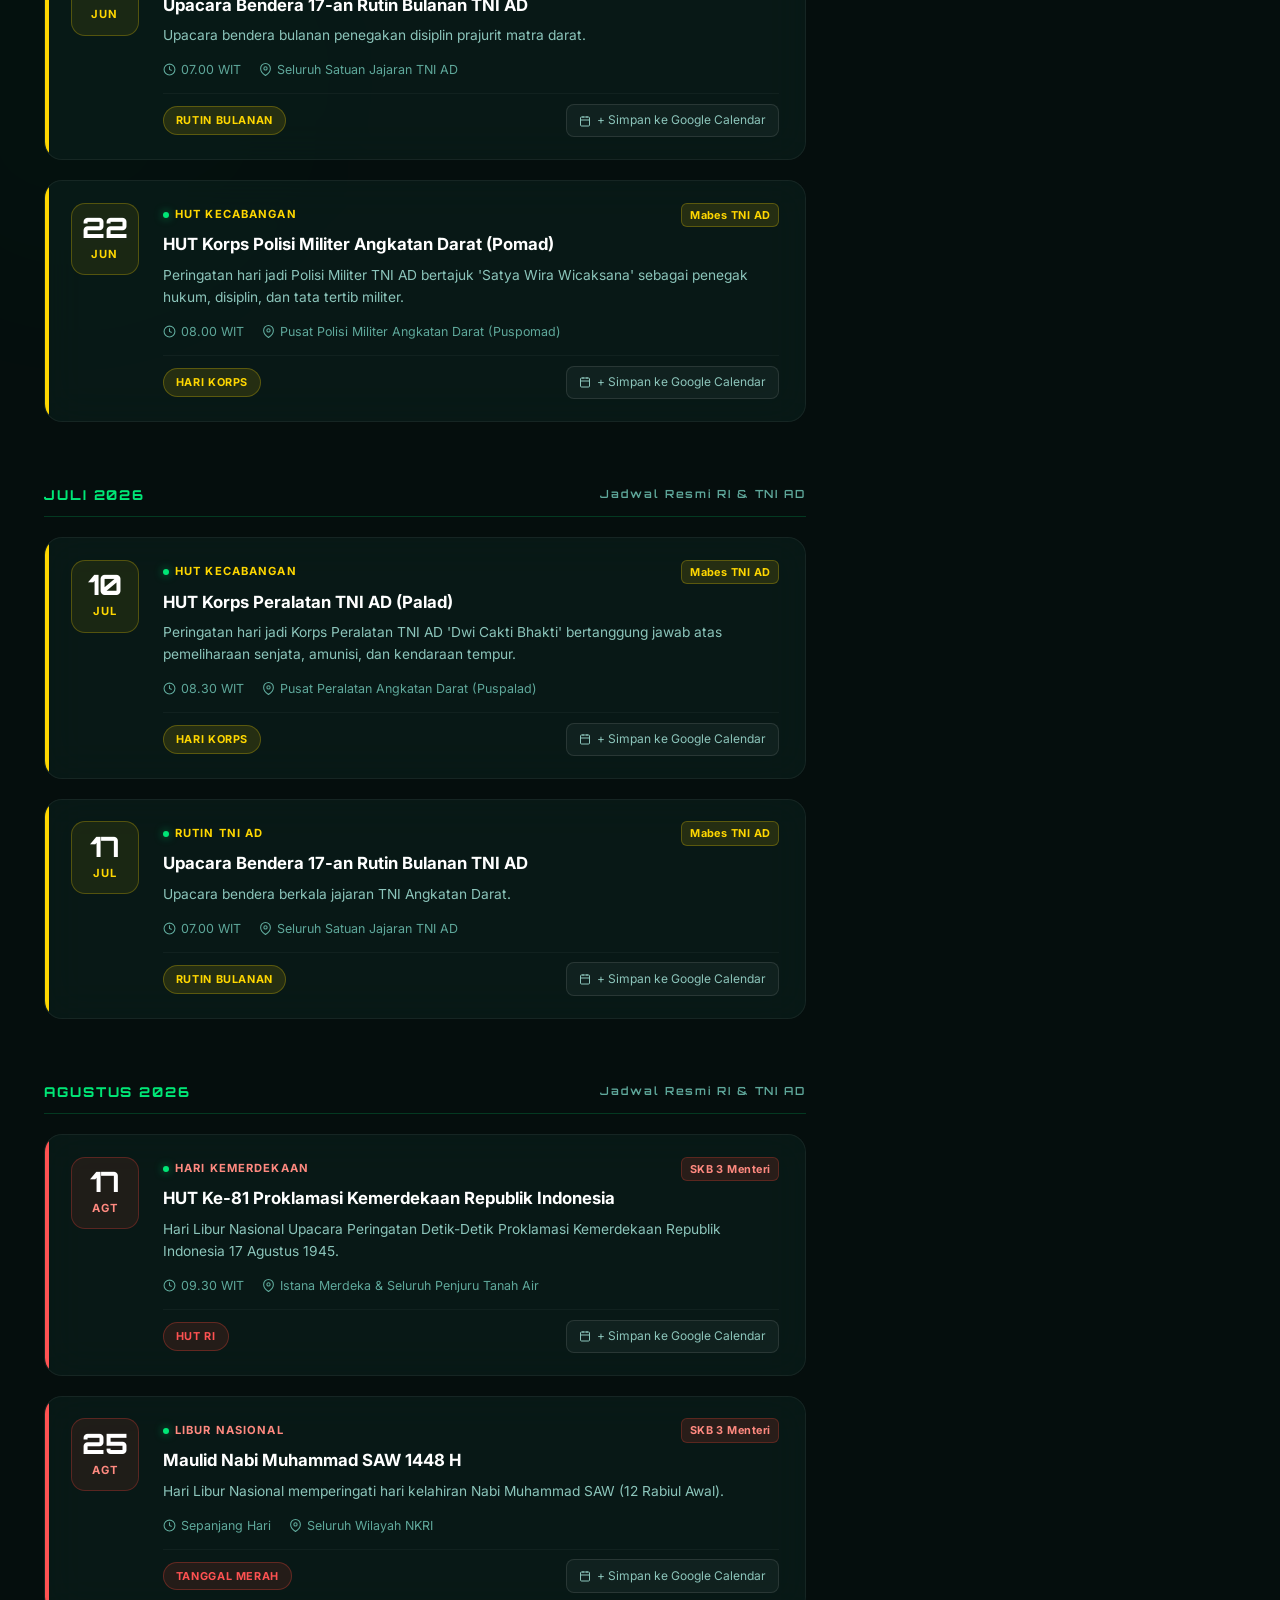
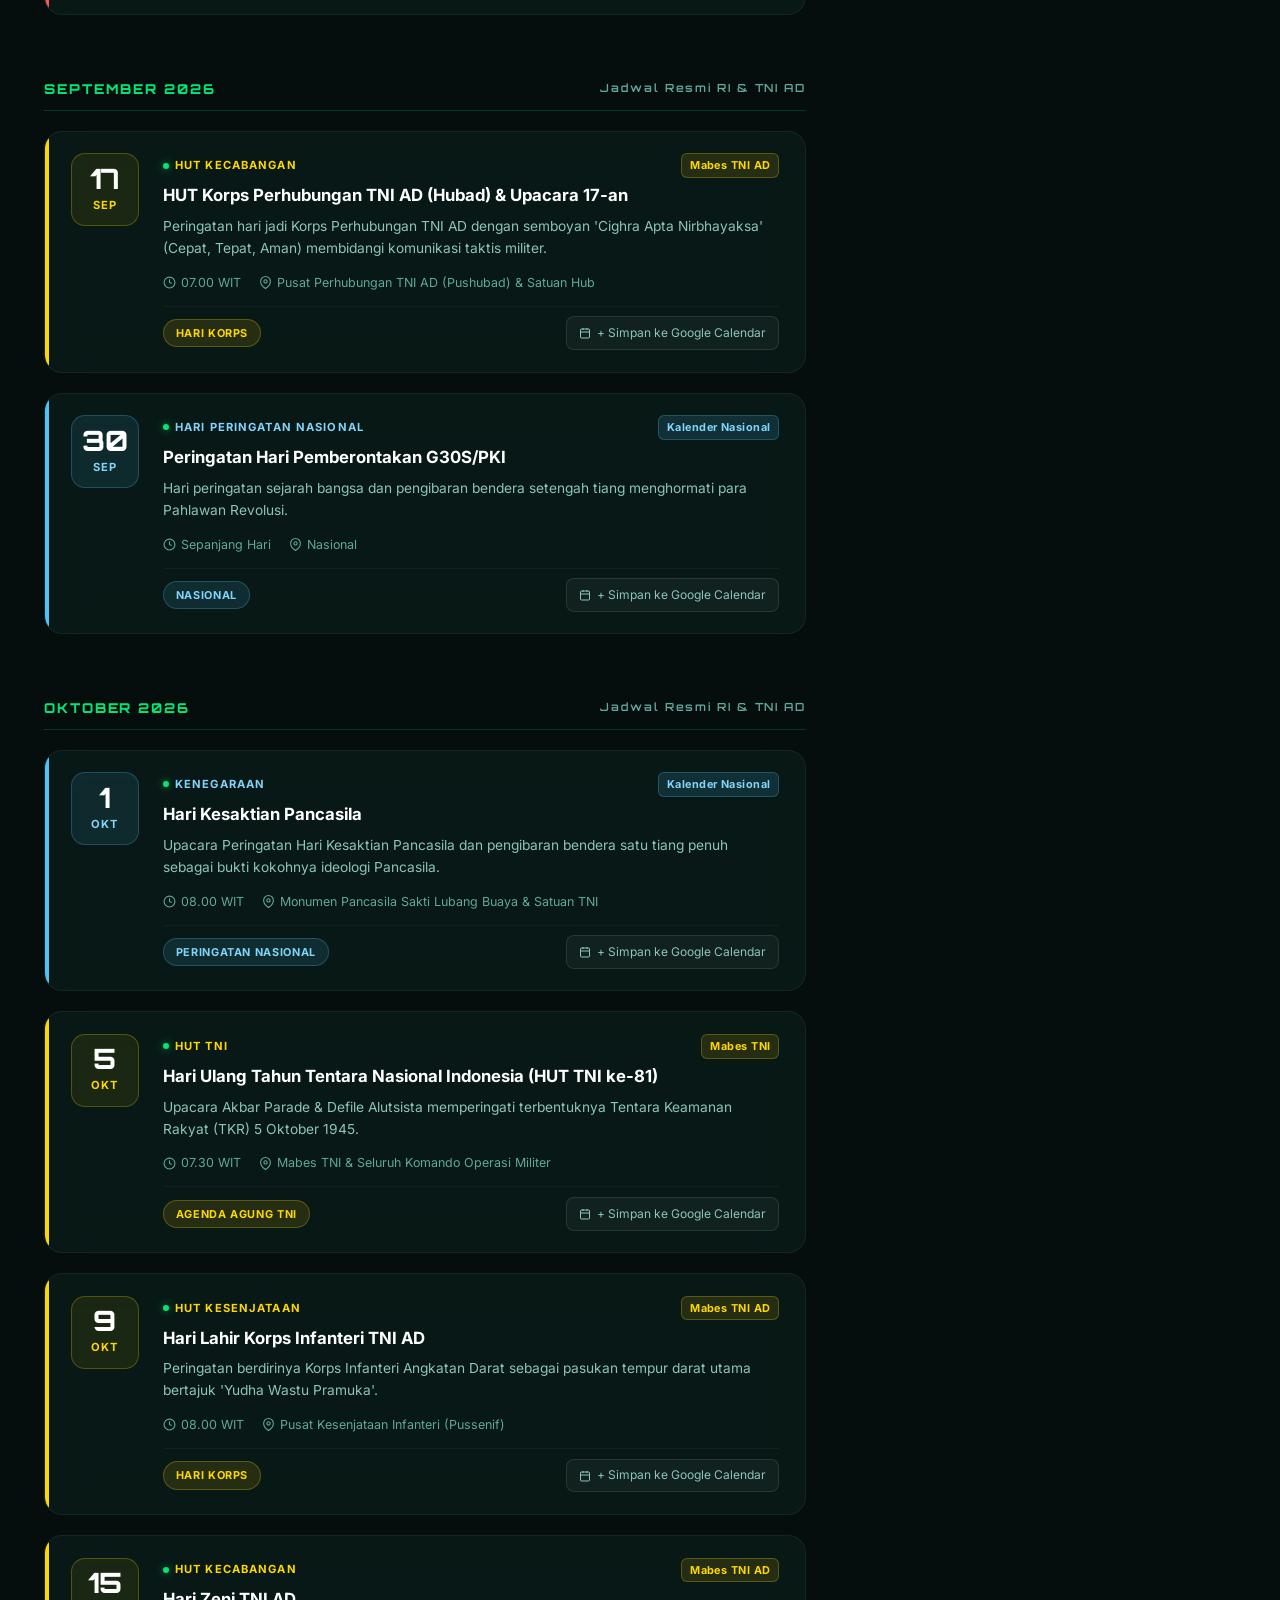
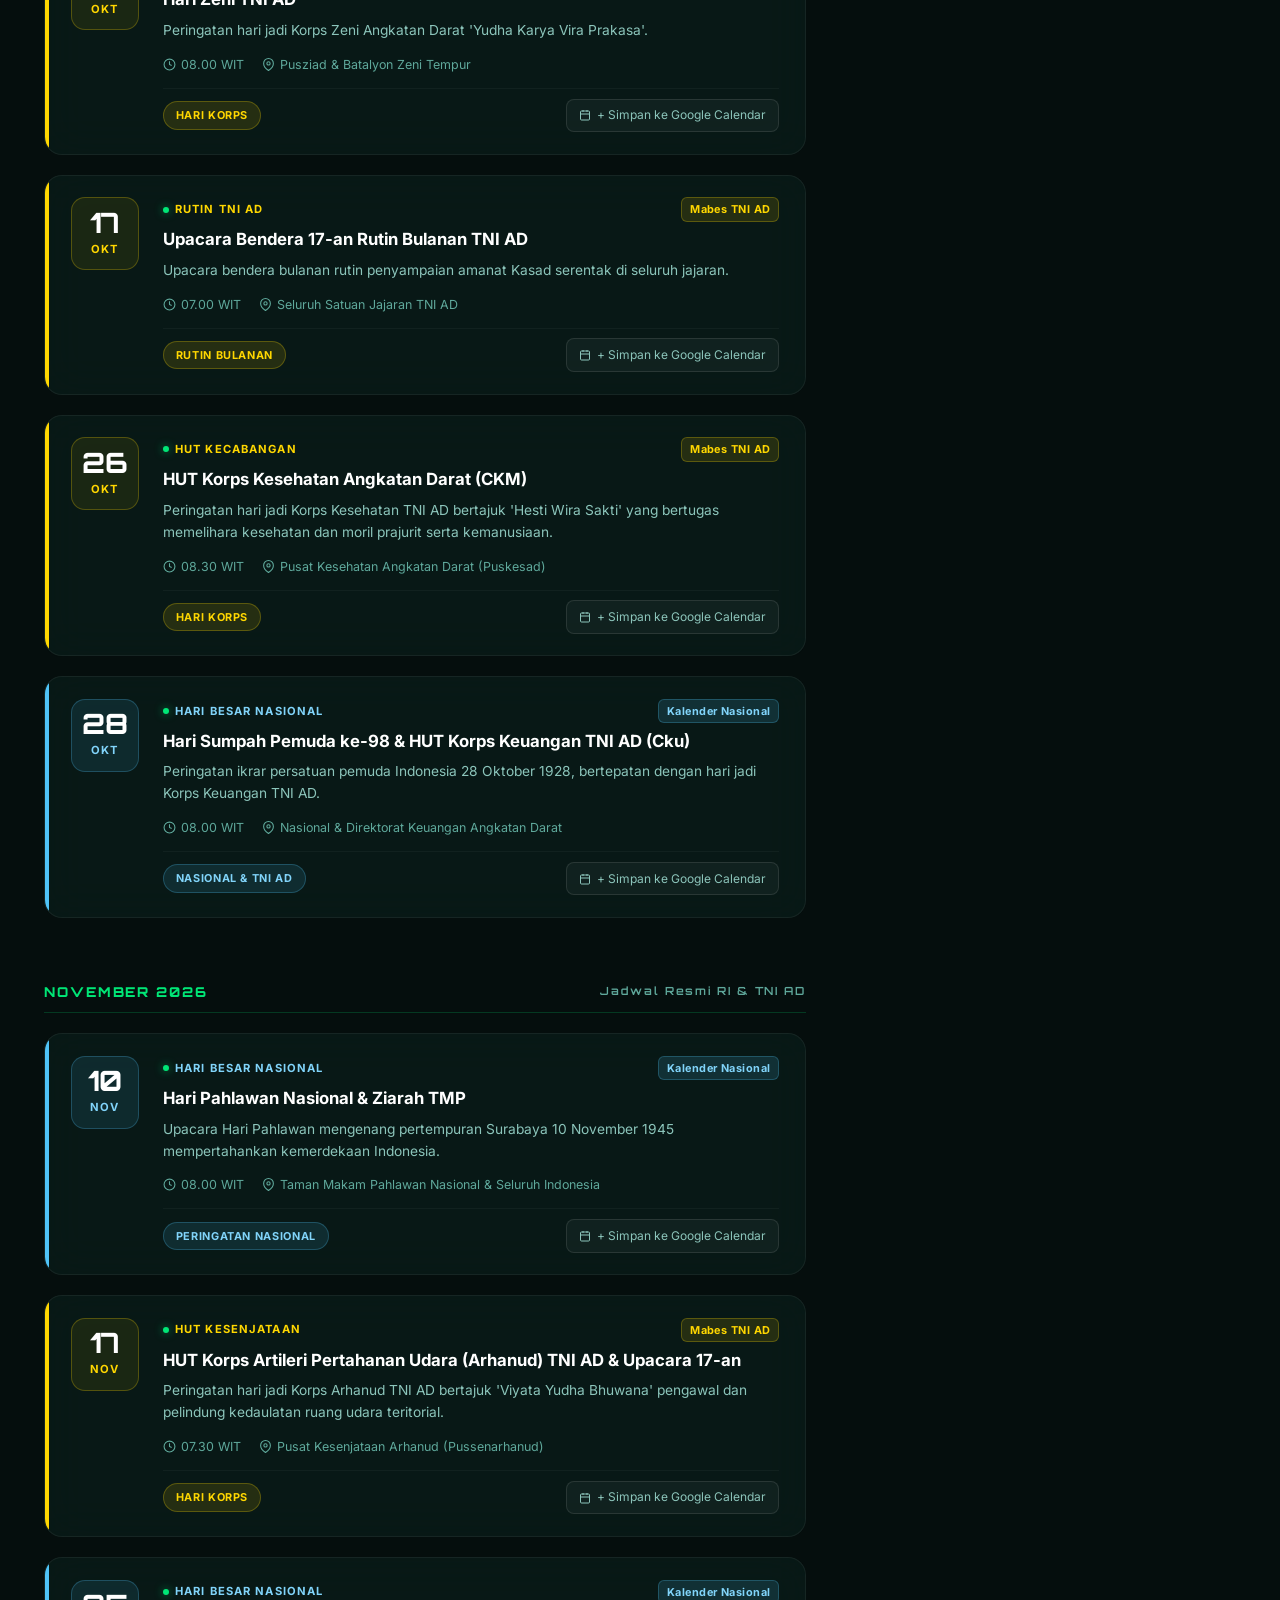
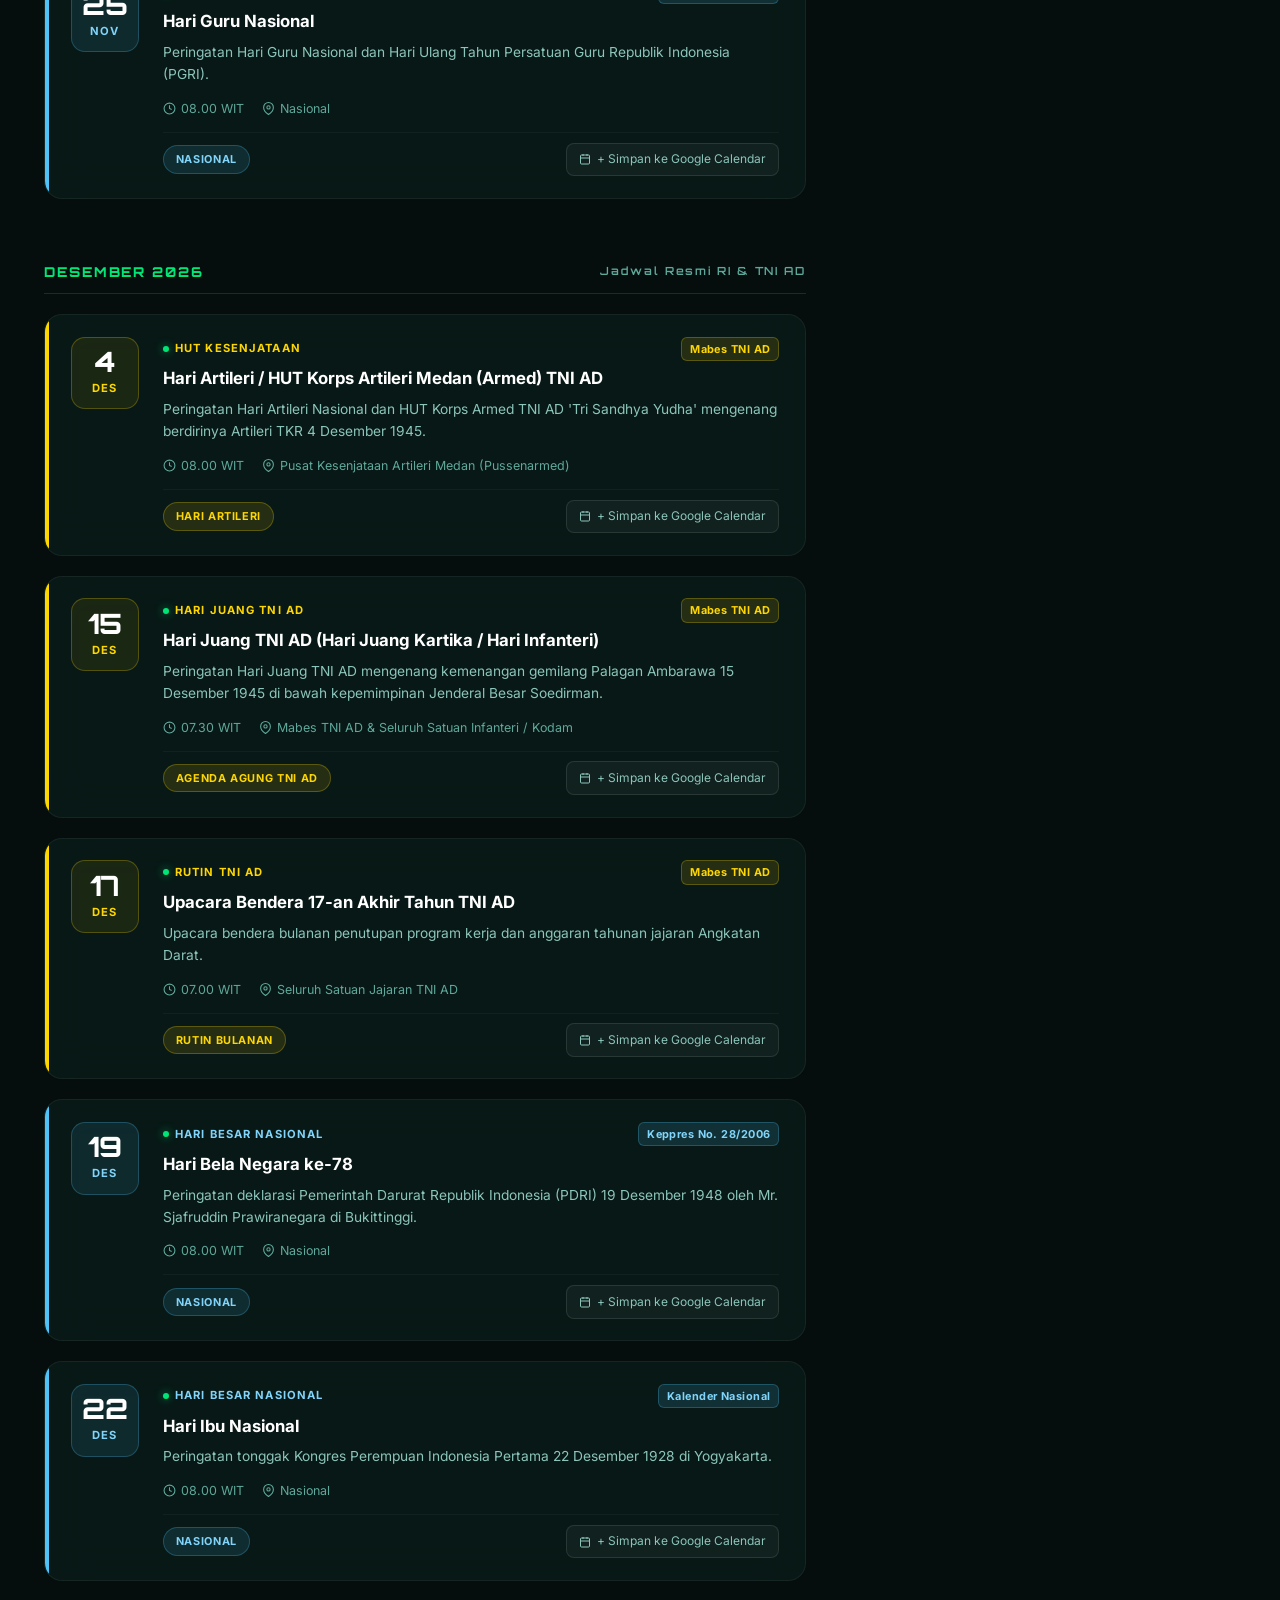
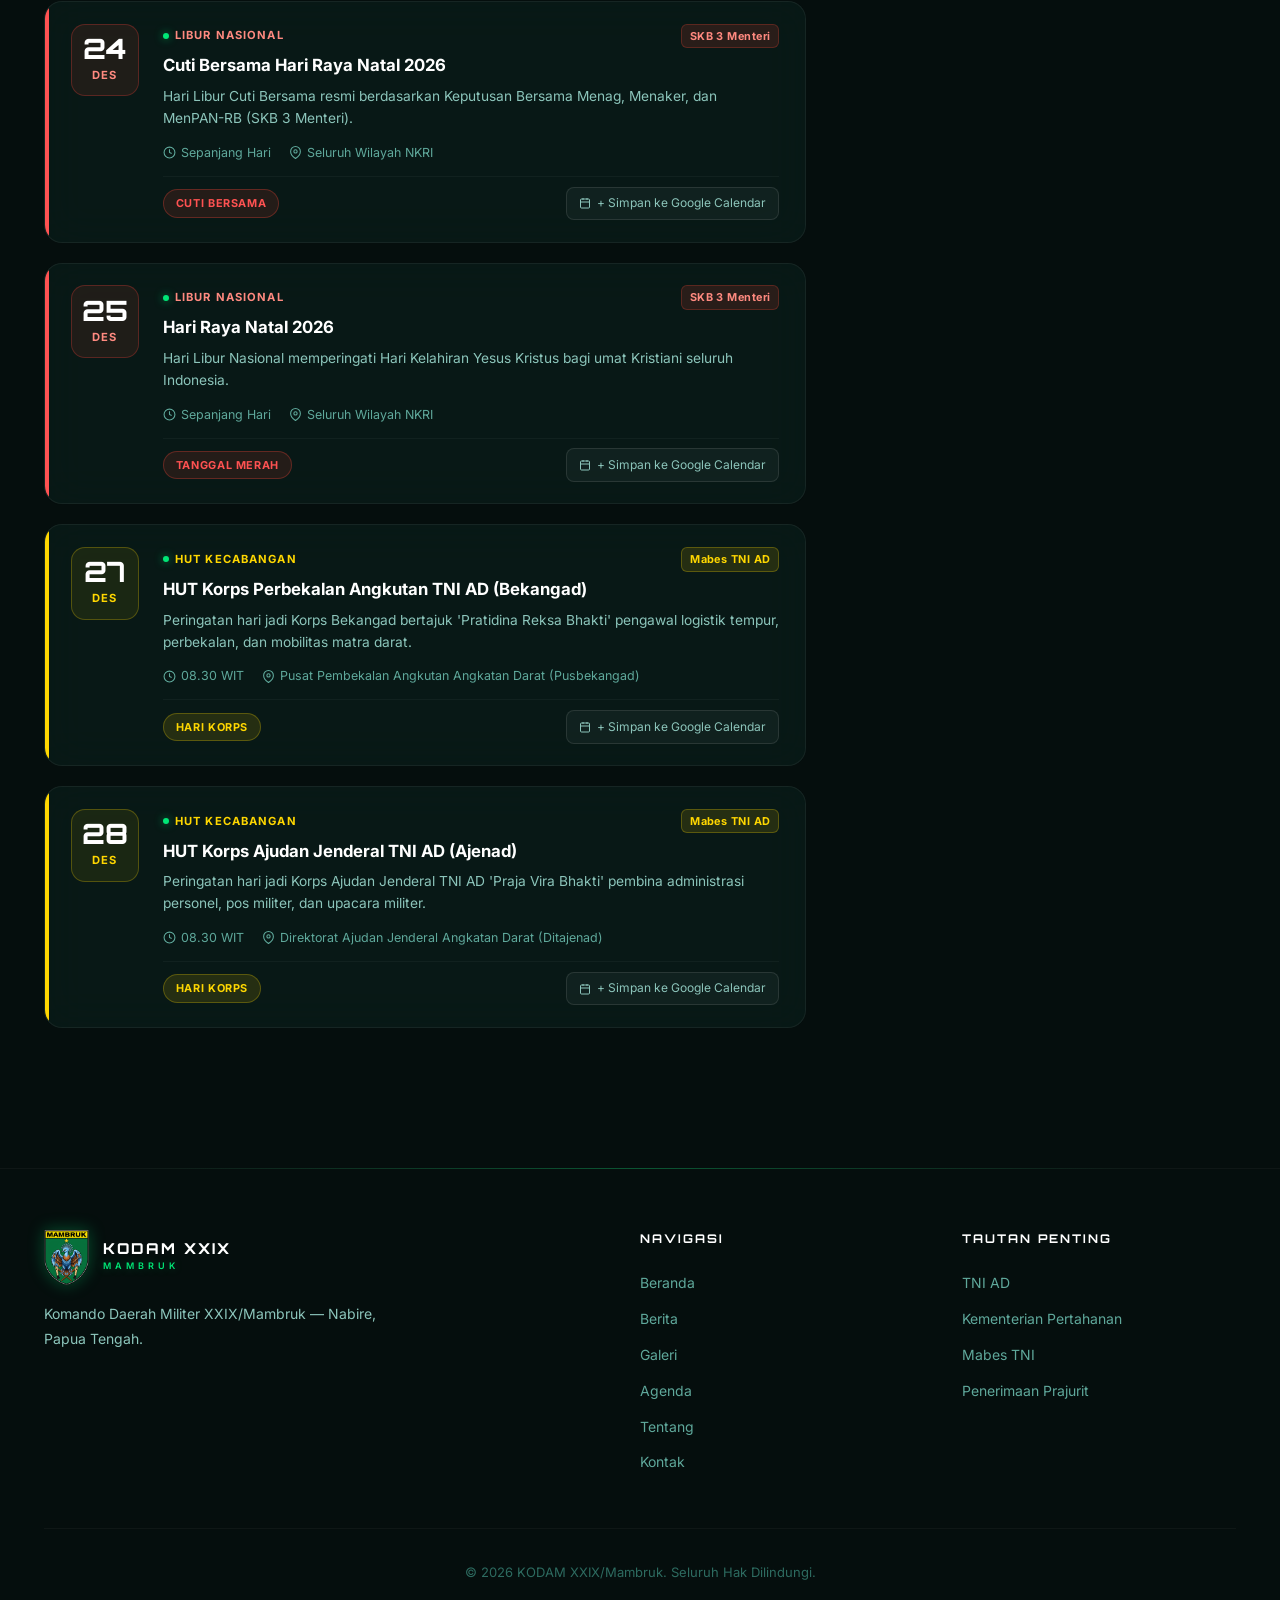
<file: agenda.html>
<!DOCTYPE html>
<html lang="id">
<head>
    <meta charset="UTF-8">
    <meta name="viewport" content="width=device-width, initial-scale=1.0">
    <meta name="description" content="Agenda Resmi KODAM XXIX/Mambruk — Tersinkronisasi dengan Kalender Nasional RI (SKB 3 Menteri) dan Hari Besar Resmi Mabes TNI AD">
    <title>Agenda Resmi &amp; Kalender Nasional | KODAM XXIX/Mambruk</title>
    <link rel="preconnect" href="https://fonts.googleapis.com">
    <link rel="preconnect" href="https://fonts.gstatic.com" crossorigin>
    <link href="https://fonts.googleapis.com/css2?family=Inter:wght@300;400;500;600;700;800;900&family=Orbitron:wght@400;500;600;700;800;900&display=swap" rel="stylesheet">
    <link rel="stylesheet" href="style.css">
    <style>
        /* ---- Agenda Synchronized Page Styles ---- */
        .agenda-layout {
            display: grid;
            grid-template-columns: 1fr 390px;
            gap: 2.5rem;
            align-items: start;
        }
        @media (max-width: 1024px) { .agenda-layout { grid-template-columns: 1fr; } }

        /* Sync Status Banner */
        .sync-banner {
            background: linear-gradient(135deg, rgba(8, 28, 24, 0.92) 0%, rgba(5, 16, 14, 0.96) 100%);
            border: 1px solid rgba(0, 230, 118, 0.25);
            border-radius: 18px;
            padding: 1.25rem 1.75rem;
            margin-bottom: 2rem;
            display: flex;
            align-items: center;
            justify-content: space-between;
            flex-wrap: wrap;
            gap: 1.25rem;
            box-shadow: 0 10px 30px rgba(0,0,0,0.4), 0 0 20px rgba(0,230,118,0.06);
            backdrop-filter: blur(16px);
        }
        .sync-info { display: flex; flex-direction: column; gap: 0.35rem; }
        .sync-status-badge {
            display: inline-flex;
            align-items: center;
            gap: 0.5rem;
            font-family: var(--font-mono);
            font-size: 0.72rem;
            font-weight: 700;
            letter-spacing: 0.12em;
            text-transform: uppercase;
            color: var(--green-neon);
        }
        .sync-pulse {
            width: 8px;
            height: 8px;
            border-radius: 50%;
            background: var(--green-neon);
            box-shadow: 0 0 10px var(--green-neon);
            animation: syncPulseAnim 1.6s ease-in-out infinite;
        }
        @keyframes syncPulseAnim {
            0%, 100% { opacity: 1; transform: scale(1); }
            50% { opacity: 0.4; transform: scale(1.3); }
        }
        .sync-desc {
            font-size: 0.86rem;
            color: var(--gray-300);
            line-height: 1.5;
        }
        .sync-desc strong { color: var(--white); }
        .sync-actions { display: flex; align-items: center; gap: 0.75rem; flex-wrap: wrap; }
        
        .btn-sync {
            display: inline-flex;
            align-items: center;
            gap: 0.5rem;
            padding: 0.65rem 1.15rem;
            border-radius: 10px;
            background: rgba(0, 230, 118, 0.12);
            border: 1px solid rgba(0, 230, 118, 0.3);
            color: var(--white);
            font-size: 0.8rem;
            font-weight: 600;
            cursor: pointer;
            transition: all 0.25s var(--ease-out);
            text-decoration: none;
        }
        .btn-sync:hover {
            background: var(--green-neon);
            color: var(--green-darkest);
            font-weight: 700;
            border-color: var(--green-neon);
            transform: translateY(-2px);
            box-shadow: 0 6px 20px rgba(0, 230, 118, 0.35);
        }
        .btn-sync.secondary {
            background: rgba(255, 255, 255, 0.05);
            border-color: rgba(255, 255, 255, 0.12);
            color: var(--gray-300);
        }
        .btn-sync.secondary:hover {
            background: rgba(255, 255, 255, 0.15);
            color: var(--white);
            border-color: rgba(255, 255, 255, 0.3);
        }
        .btn-sync.spinning svg {
            animation: spinSync 0.8s linear infinite;
        }
        @keyframes spinSync { 100% { transform: rotate(360deg); } }

        /* Filter Pills */
        .agenda-filter-bar {
            display: flex;
            flex-wrap: wrap;
            gap: 0.5rem;
            margin-bottom: 1.5rem;
            align-items: center;
        }
        .filter-pill {
            padding: 0.5rem 1.1rem;
            border-radius: 50px;
            background: var(--glass-bg);
            border: 1px solid var(--glass-border);
            color: var(--gray-400);
            font-size: 0.8rem;
            font-weight: 600;
            cursor: pointer;
            transition: all 0.25s var(--ease-out);
            display: inline-flex;
            align-items: center;
            gap: 0.45rem;
        }
        .filter-pill:hover {
            color: var(--white);
            border-color: rgba(0, 230, 118, 0.3);
            background: rgba(0, 230, 118, 0.06);
        }
        .filter-pill.active {
            background: rgba(0, 230, 118, 0.16);
            border-color: var(--green-neon);
            color: var(--green-neon);
            font-weight: 700;
            box-shadow: 0 0 16px rgba(0, 230, 118, 0.15);
        }
        .pill-count {
            font-size: 0.68rem;
            padding: 1px 7px;
            border-radius: 12px;
            background: rgba(255, 255, 255, 0.08);
            color: var(--white);
        }
        .filter-pill.active .pill-count {
            background: var(--green-neon);
            color: var(--green-darkest);
            font-weight: 800;
        }

        /* Active Date Filter Notice */
        .date-filter-notice {
            display: none;
            align-items: center;
            justify-content: space-between;
            background: rgba(0, 230, 118, 0.08);
            border: 1px solid rgba(0, 230, 118, 0.25);
            border-radius: 12px;
            padding: 0.75rem 1.25rem;
            margin-bottom: 1.5rem;
            font-size: 0.85rem;
            color: var(--white);
        }
        .date-filter-notice.visible { display: flex; }
        .btn-reset-date {
            background: none;
            border: none;
            color: var(--green-neon);
            cursor: pointer;
            font-size: 0.8rem;
            font-weight: 700;
            text-decoration: underline;
        }

        /* Calendar Widget */
        .agenda-calendar {
            background: var(--glass-bg);
            border: 1px solid var(--glass-border);
            border-radius: 20px;
            padding: 1.75rem;
            backdrop-filter: blur(var(--glass-blur));
            position: sticky;
            top: 100px;
            box-shadow: 0 12px 36px rgba(0,0,0,0.4);
        }
        .cal-header {
            display: flex;
            align-items: center;
            justify-content: space-between;
            margin-bottom: 1.25rem;
        }
        .cal-title {
            font-family: var(--font-mono);
            font-size: 1rem;
            font-weight: 700;
            color: var(--white);
            letter-spacing: 0.05em;
        }
        .cal-controls {
            display: flex;
            align-items: center;
            gap: 0.4rem;
        }
        .cal-nav-btn {
            background: rgba(255,255,255,0.04);
            border: 1px solid var(--glass-border);
            border-radius: 8px;
            width: 32px;
            height: 32px;
            display: flex;
            align-items: center;
            justify-content: center;
            cursor: pointer;
            color: var(--gray-300);
            transition: all 0.25s;
        }
        .cal-nav-btn:hover { background: var(--green-primary); border-color: var(--green-medium); color: #fff; }
        
        .cal-grid-header {
            display: grid;
            grid-template-columns: repeat(7, 1fr);
            gap: 2px;
            margin-bottom: 6px;
        }
        .cal-day-label {
            text-align: center;
            font-size: 0.7rem;
            font-weight: 700;
            color: var(--gray-400);
            padding: 0.4rem 0;
            text-transform: uppercase;
            letter-spacing: 0.08em;
        }
        .cal-day-label.sunday-label { color: #ff5252; }

        .cal-grid {
            display: grid;
            grid-template-columns: repeat(7, 1fr);
            gap: 4px;
        }
        .cal-day {
            aspect-ratio: 1;
            display: flex;
            flex-direction: column;
            align-items: center;
            justify-content: center;
            border-radius: 10px;
            font-size: 0.84rem;
            font-weight: 500;
            color: var(--gray-300);
            cursor: pointer;
            transition: all 0.2s ease;
            position: relative;
            background: rgba(255,255,255,0.02);
            border: 1px solid transparent;
        }
        .cal-day:hover:not(.empty) {
            background: rgba(0, 137, 123, 0.25);
            border-color: rgba(0, 230, 118, 0.3);
            color: #fff;
            transform: scale(1.06);
        }
        .cal-day.today {
            background: rgba(0, 105, 92, 0.5);
            border-color: var(--green-neon);
            color: var(--green-neon);
            font-weight: 800;
        }
        .cal-day.sunday {
            color: #ff6b6b;
            font-weight: 600;
        }
        .cal-day.national-holiday {
            background: rgba(244, 67, 54, 0.14);
            border: 1px solid rgba(244, 67, 54, 0.35);
            color: #ff5252;
            font-weight: 800;
        }
        .cal-day.selected {
            border-color: var(--green-neon) !important;
            background: rgba(0, 230, 118, 0.2) !important;
            box-shadow: 0 0 12px rgba(0, 230, 118, 0.35);
            color: #fff !important;
        }
        .cal-day.empty { cursor: default; background: transparent; }
        
        .cal-dots {
            display: flex;
            align-items: center;
            justify-content: center;
            gap: 2px;
            position: absolute;
            bottom: 3px;
        }
        .cal-dot {
            width: 4px;
            height: 4px;
            border-radius: 50%;
        }
        .cal-dot.tni { background: var(--gold); box-shadow: 0 0 4px var(--gold); }
        .cal-dot.libur { background: #ff5252; box-shadow: 0 0 4px #ff5252; }
        .cal-dot.nasional { background: #4fc3f7; box-shadow: 0 0 4px #4fc3f7; }

        /* Agenda List & Cards */
        .agenda-list {
            display: flex;
            flex-direction: column;
            gap: 1.25rem;
        }
        .agenda-month-label {
            font-family: var(--font-mono);
            font-size: 0.85rem;
            font-weight: 800;
            letter-spacing: 0.14em;
            text-transform: uppercase;
            color: var(--green-neon);
            padding: 0.6rem 0;
            border-bottom: 1px solid rgba(0, 230, 118, 0.2);
            margin-top: 2rem;
            display: flex;
            align-items: center;
            justify-content: space-between;
        }
        .agenda-month-label:first-child { margin-top: 0; }

        .agenda-card {
            background: var(--glass-bg);
            border: 1px solid var(--glass-border);
            border-radius: 18px;
            padding: 1.35rem 1.6rem;
            display: flex;
            gap: 1.5rem;
            align-items: flex-start;
            backdrop-filter: blur(var(--glass-blur));
            position: relative;
            overflow: hidden;
            transition: transform 0.3s var(--ease-out), box-shadow 0.3s, border-color 0.3s;
        }
        .agenda-card::before {
            content: '';
            position: absolute;
            left: 0;
            top: 0;
            bottom: 0;
            width: 4px;
            background: var(--gold);
        }
        .agenda-card.source-libur::before { background: #ff5252; }
        .agenda-card.source-nasional::before { background: #4fc3f7; }
        
        .agenda-card:hover {
            transform: translateX(6px);
            box-shadow: 0 12px 36px rgba(0,0,0,0.45);
            border-color: rgba(255, 215, 0, 0.35);
        }
        .agenda-card.source-libur:hover { border-color: rgba(255, 82, 82, 0.4); }
        .agenda-card.source-nasional:hover { border-color: rgba(79, 195, 247, 0.4); }

        .agenda-date-block {
            flex-shrink: 0;
            width: 68px;
            text-align: center;
            padding: 0.65rem 0.4rem;
            background: rgba(255, 215, 0, 0.08);
            border: 1px solid rgba(255, 215, 0, 0.25);
            border-radius: 14px;
        }
        .agenda-card.source-libur .agenda-date-block {
            background: rgba(244, 67, 54, 0.1);
            border-color: rgba(244, 67, 54, 0.28);
        }
        .agenda-card.source-nasional .agenda-date-block {
            background: rgba(79, 195, 247, 0.1);
            border-color: rgba(79, 195, 247, 0.25);
        }

        .agenda-day-num {
            font-family: var(--font-mono);
            font-size: 1.75rem;
            font-weight: 800;
            color: var(--white);
            line-height: 1;
        }
        .agenda-month-short {
            font-size: 0.7rem;
            font-weight: 700;
            text-transform: uppercase;
            letter-spacing: 0.08em;
            color: var(--gold);
            margin-top: 3px;
        }
        .agenda-card.source-libur .agenda-month-short { color: #ff8a80; }
        .agenda-card.source-nasional .agenda-month-short { color: #81d4fa; }

        .agenda-card-body { flex: 1; min-width: 0; }
        
        .agenda-header-row {
            display: flex;
            align-items: center;
            justify-content: space-between;
            flex-wrap: wrap;
            gap: 0.5rem;
            margin-bottom: 0.4rem;
        }
        .agenda-card-cat {
            font-size: 0.7rem;
            font-weight: 700;
            letter-spacing: 0.1em;
            text-transform: uppercase;
            color: var(--gold);
            display: flex;
            align-items: center;
            gap: 0.4rem;
        }
        .agenda-card.source-libur .agenda-card-cat { color: #ff8a80; }
        .agenda-card.source-nasional .agenda-card-cat { color: #81d4fa; }

        .agenda-origin-tag {
            font-size: 0.68rem;
            font-weight: 700;
            padding: 2px 8px;
            border-radius: 6px;
            letter-spacing: 0.04em;
        }
        .origin-tni { background: rgba(255, 215, 0, 0.12); color: var(--gold); border: 1px solid rgba(255, 215, 0, 0.25); }
        .origin-libur { background: rgba(244, 67, 54, 0.14); color: #ff8a80; border: 1px solid rgba(244, 67, 54, 0.25); }
        .origin-nasional { background: rgba(79, 195, 247, 0.14); color: #81d4fa; border: 1px solid rgba(79, 195, 247, 0.25); }

        .agenda-card-title {
            font-size: 1.05rem;
            font-weight: 700;
            color: var(--white);
            line-height: 1.4;
            margin-bottom: 0.45rem;
        }
        .agenda-card-desc {
            font-size: 0.86rem;
            color: var(--gray-300);
            line-height: 1.6;
            margin-bottom: 0.8rem;
        }
        .agenda-card-meta {
            display: flex;
            flex-wrap: wrap;
            gap: 1.1rem;
            font-size: 0.78rem;
            color: var(--gray-400);
            margin-bottom: 0.8rem;
        }
        .agenda-card-meta span { display: flex; align-items: center; gap: 0.35rem; }
        .agenda-card-meta svg { width: 13px; height: 13px; }

        .agenda-footer-row {
            display: flex;
            align-items: center;
            justify-content: space-between;
            flex-wrap: wrap;
            gap: 0.75rem;
            padding-top: 0.6rem;
            border-top: 1px solid rgba(255,255,255,0.04);
        }

        .agenda-badge {
            display: inline-flex;
            align-items: center;
            gap: 0.35rem;
            font-size: 0.68rem;
            font-weight: 700;
            text-transform: uppercase;
            letter-spacing: 0.06em;
            padding: 0.25rem 0.75rem;
            border-radius: 50px;
        }
        .badge-holiday { background: rgba(244,67,54,0.12); color: #ff5252; border: 1px solid rgba(244,67,54,0.3); }
        .badge-tni { background: rgba(255,215,0,0.12); color: var(--gold); border: 1px solid rgba(255,215,0,0.25); }
        .badge-national { background: rgba(79,195,247,0.12); color: #81d4fa; border: 1px solid rgba(79,195,247,0.25); }

        .btn-gcal {
            display: inline-flex;
            align-items: center;
            gap: 0.4rem;
            font-size: 0.75rem;
            color: var(--gray-300);
            background: rgba(255,255,255,0.04);
            border: 1px solid rgba(255,255,255,0.1);
            padding: 0.35rem 0.75rem;
            border-radius: 8px;
            text-decoration: none;
            transition: all 0.2s ease;
        }
        .btn-gcal:hover {
            color: var(--white);
            background: rgba(0,230,118,0.15);
            border-color: var(--green-neon);
        }

        /* Sidebar info cards */
        .legend-card {
            margin-top: 1.5rem;
            padding: 1.4rem;
            border-radius: 18px;
        }
        .legend-title {
            font-size: 0.88rem;
            font-weight: 700;
            color: var(--white);
            margin-bottom: 1.1rem;
            display: flex;
            align-items: center;
            gap: 0.5rem;
        }
        .legend-list {
            display: flex;
            flex-direction: column;
            gap: 0.85rem;
            font-size: 0.82rem;
            color: var(--gray-300);
        }
        .legend-item {
            display: flex;
            align-items: center;
            gap: 0.75rem;
        }
        .legend-bar {
            width: 4px;
            height: 24px;
            border-radius: 3px;
            flex-shrink: 0;
        }
        .legend-bar.tni { background: var(--gold); box-shadow: 0 0 8px rgba(255,215,0,0.4); }
        .legend-bar.libur { background: #ff5252; box-shadow: 0 0 8px rgba(244,67,54,0.4); }
        .legend-bar.nasional { background: #4fc3f7; box-shadow: 0 0 8px rgba(79,195,247,0.4); }

        /* Sync Toast */
        .sync-toast {
            position: fixed;
            bottom: 30px;
            left: 50%;
            transform: translateX(-50%) translateY(100px);
            background: rgba(6, 22, 18, 0.96);
            border: 1px solid var(--green-neon);
            box-shadow: 0 10px 40px rgba(0,0,0,0.6), 0 0 25px rgba(0,230,118,0.25);
            border-radius: 12px;
            padding: 12px 24px;
            color: var(--white);
            font-size: 0.85rem;
            font-weight: 600;
            z-index: 9999;
            opacity: 0;
            pointer-events: none;
            transition: all 0.35s cubic-bezier(0.16, 1, 0.3, 1);
            display: flex;
            align-items: center;
            gap: 0.75rem;
        }
        .sync-toast.active {
            opacity: 1;
            transform: translateX(-50%) translateY(0);
        }

        /* Empty state */
        .agenda-empty {
            text-align: center;
            padding: 3rem 1.5rem;
            background: var(--glass-bg);
            border: 1px dashed var(--glass-border);
            border-radius: 16px;
            color: var(--gray-400);
        }
    </style>
</head>
<body class="inner-page">

<div class="cursor-glow" id="cursorGlow"></div>

<!-- NAVIGATION -->
<nav id="navbar" class="navbar scrolled">
    <div class="nav-container">
        <a href="index.html" class="nav-logo">
            <div class="logo-icon"><img src="LOGO_KODAM_XXIX_MAMBRUK.png" alt="Logo KODAM XXIX Mambruk" class="nav-logo-img"></div>
            <div class="logo-text"><span class="logo-title">KODAM XXIX</span><span class="logo-subtitle">MAMBRUK</span></div>
        </a>
        <div class="nav-links" id="navLinks">
            <a href="index.html" class="nav-link">Beranda</a>
            <a href="berita.html" class="nav-link">Berita</a>
            <a href="galeri.html" class="nav-link">Galeri</a>
            <a href="agenda.html" class="nav-link active">Agenda</a>
            <div class="nav-dropdown">
                <a href="tentang.html" class="nav-link nav-dropdown-toggle">Tentang <svg width="12" height="12" viewBox="0 0 24 24" fill="none" stroke="currentColor" stroke-width="2"><path d="M6 9l6 6 6-6"/></svg></a>
                <div class="nav-dropdown-menu">
                    <a href="tentang.html#profil" class="dropdown-item">Profil</a>
                    <a href="tentang.html#visi-misi" class="dropdown-item">Visi &amp; Misi</a>
                    <a href="tentang.html#sejarah" class="dropdown-item">Sejarah</a>
                </div>
            </div>
            <a href="kontak.html" class="nav-link">Kontak</a>
        </div>
        <div class="nav-clock" id="navClock" title="Waktu Operasional Komando (WIT)">
            <span class="nav-clock-dot"></span>
            <span class="nav-clock-time">--:--:--</span>
            <span class="nav-clock-zone">WIT</span>
        </div>
        <button class="nav-toggle" id="navToggle" aria-label="Toggle navigation"><span></span><span></span><span></span></button>
    </div>
</nav>

<!-- PAGE HERO -->
<div class="page-hero">
    <div class="page-hero-bg"></div>
    <div class="container">
        <div class="breadcrumb"><a href="index.html">Beranda</a> <span>/</span> <span>Agenda</span></div>
        <h1 class="page-hero-title">Agenda Resmi &amp; Kalender Nasional</h1>
        <p class="page-hero-desc">Data terverifikasi 100% resmi: Hari Besar &amp; HUT Korps Kecabangan Mabes TNI AD, Hari Libur Nasional SKB 3 Menteri, serta Peringatan Bersejarah Nasional Republik Indonesia.</p>
    </div>
</div>

<!-- AGENDA SECTION -->
<section class="section">
    <div class="section-blob blob-3"></div>
    <div class="container">

        <!-- Sync Telemetry Banner -->
        <div class="sync-banner">
            <div class="sync-info">
                <div class="sync-status-badge">
                    <span class="sync-pulse"></span>
                    <span>100% DATA RESMI TERVERIFIKASI</span>
                </div>
                <div class="sync-desc">
                    Tersinkronisasi dengan <strong>Kalender Nasional RI (SKB 3 Menteri)</strong> &amp; <strong>Hari Bersejarah Resmi Mabes TNI AD</strong>. Bebas dari jadwal fiktif.
                </div>
            </div>
            <div class="sync-actions">
                <button class="btn-sync" id="btnExportIcs" title="Unduh Kalender .ics resmi untuk Google Calendar, iPhone, Android, Outlook">
                    <svg width="16" height="16" viewBox="0 0 24 24" fill="none" stroke="currentColor" stroke-width="2"><path d="M21 15v4a2 2 0 0 1-2 2H5a2 2 0 0 1-2-2v-4"/><polyline points="7 10 12 15 17 10"/><line x1="12" y1="15" x2="12" y2="3"/></svg>
                    Ekspor Kalender Resmi (.ICS)
                </button>
                <button class="btn-sync secondary" id="btnSyncRefresh" title="Cek Pembaruan Status">
                    <svg width="14" height="14" viewBox="0 0 24 24" fill="none" stroke="currentColor" stroke-width="2"><polyline points="23 4 23 10 17 10"/><polyline points="1 20 1 14 7 14"/><path d="M3.51 9a9 9 0 0 1 14.85-3.36L23 10M1 14l4.64 4.36A9 9 0 0 0 20.49 15"/></svg>
                    Cek Status
                </button>
            </div>
        </div>

        <div class="agenda-layout">

            <!-- Agenda List Column -->
            <div>
                <!-- Category Filter Pills -->
                <div class="agenda-filter-bar">
                    <button class="filter-pill active" data-filter="all">Semua Agenda <span class="pill-count" id="countAll">0</span></button>
                    <button class="filter-pill" data-filter="tni">HUT &amp; Agenda TNI AD <span class="pill-count" id="countTni">0</span></button>
                    <button class="filter-pill" data-filter="libur">Hari Libur Nasional (Tanggal Merah) <span class="pill-count" id="countLibur">0</span></button>
                    <button class="filter-pill" data-filter="nasional">Hari Besar Nasional <span class="pill-count" id="countNasional">0</span></button>
                </div>

                <!-- Date Filter Notice (Shown when a calendar date is clicked) -->
                <div class="date-filter-notice" id="dateFilterNotice">
                    <div>
                        <span>Menampilkan agenda untuk tanggal: </span>
                        <strong id="selectedDateText">-</strong>
                    </div>
                    <button class="btn-reset-date" id="btnResetDate">Tampilkan Semua Tanggal</button>
                </div>

                <!-- Container for Dynamic Agenda Cards -->
                <div class="agenda-list" id="agendaList"></div>
            </div>

            <!-- Calendar & Legend Sidebar Column -->
            <div>
                <!-- Interactive Calendar Widget -->
                <div class="agenda-calendar">
                    <div class="cal-header">
                        <div class="cal-title" id="calTitle">Oktober 2026</div>
                        <div class="cal-controls">
                            <button class="cal-nav-btn" id="calPrev" aria-label="Bulan sebelumnya">
                                <svg width="14" height="14" viewBox="0 0 24 24" fill="none" stroke="currentColor" stroke-width="2"><path d="M15 18l-6-6 6-6"/></svg>
                            </button>
                            <button class="cal-nav-btn" id="calToday" aria-label="Hari ini" title="Kembali ke Hari Ini" style="font-size:0.7rem; font-weight:700; width:auto; padding:0 8px;">
                                Hari Ini
                            </button>
                            <button class="cal-nav-btn" id="calNext" aria-label="Bulan berikutnya">
                                <svg width="14" height="14" viewBox="0 0 24 24" fill="none" stroke="currentColor" stroke-width="2"><path d="M9 18l6-6-6-6"/></svg>
                            </button>
                        </div>
                    </div>
                    <div class="cal-grid-header">
                        <div class="cal-day-label sunday-label">Min</div>
                        <div class="cal-day-label">Sen</div>
                        <div class="cal-day-label">Sel</div>
                        <div class="cal-day-label">Rab</div>
                        <div class="cal-day-label">Kam</div>
                        <div class="cal-day-label">Jum</div>
                        <div class="cal-day-label">Sab</div>
                    </div>
                    <div class="cal-grid" id="calGrid"></div>
                </div>

                <!-- Legend Card -->
                <div class="glass-card legend-card">
                    <div class="card-glow"></div>
                    <h4 class="legend-title">
                        <svg width="16" height="16" viewBox="0 0 24 24" fill="none" stroke="currentColor" stroke-width="2"><rect x="3" y="4" width="18" height="18" rx="2"/><line x1="16" y1="2" x2="16" y2="6"/><line x1="8" y1="2" x2="8" y2="6"/><line x1="3" y1="10" x2="21" y2="10"/></svg>
                        Klasifikasi Agenda Resmi
                    </h4>
                    <div class="legend-list">
                        <div class="legend-item">
                            <div class="legend-bar tni"></div>
                            <div>
                                <strong style="color:var(--white);">Agenda &amp; HUT Korps TNI AD</strong>
                                <div style="font-size:0.75rem; color:var(--gray-400);">HUT TNI, Hari Juang TNI AD, Hari Artileri (Armed 4 Des), Arhanud (17 Nov), Hubad, Infanteri, Zeni, Pomad, Upacara 17-an</div>
                            </div>
                        </div>
                        <div class="legend-item">
                            <div class="legend-bar libur"></div>
                            <div>
                                <strong style="color:var(--white);">Hari Libur Nasional (Tanggal Merah)</strong>
                                <div style="font-size:0.75rem; color:var(--gray-400);">Hari Libur Resmi &amp; Cuti Bersama SKB 3 Menteri (Tahun Baru, Idul Fitri, Kemerdekaan 17 Agustus, Natal)</div>
                            </div>
                        </div>
                        <div class="legend-item">
                            <div class="legend-bar nasional"></div>
                            <div>
                                <strong style="color:var(--white);">Hari Besar Nasional RI</strong>
                                <div style="font-size:0.75rem; color:var(--gray-400);">Hari Kesaktian Pancasila, Sumpah Pemuda, Hari Pahlawan, Hari Bela Negara, Hardiknas</div>
                            </div>
                        </div>
                    </div>
                </div>

                <!-- Sync Info Card -->
                <div class="glass-card" style="margin-top:1.5rem; padding:1.4rem; border-radius:18px;">
                    <div class="card-glow"></div>
                    <h4 style="font-size:0.88rem; font-weight:700; color:var(--white); margin-bottom:0.75rem; display:flex; align-items:center; gap:0.5rem;">
                        <svg width="16" height="16" viewBox="0 0 24 24" fill="none" stroke="var(--green-neon)" stroke-width="2"><path d="M12 22s8-4 8-10V5l-8-3-8 3v7c0 6 8 10 8 10z"/></svg>
                        Simpan ke Kalender HP / PC
                    </h4>
                    <p style="font-size:0.8rem; color:var(--gray-300); line-height:1.6; margin-bottom:1rem;">
                        Unduh berkas <code>.ICS</code> resmi untuk mengimpor seluruh agenda militer &amp; hari libur nasional secara otomatis ke Google Calendar, Apple Calendar (iPhone), HP Android, atau Microsoft Outlook.
                    </p>
                    <button class="btn-sync" id="btnExportIcsSidebar" style="width:100%; justify-content:center;">
                        <svg width="15" height="15" viewBox="0 0 24 24" fill="none" stroke="currentColor" stroke-width="2"><path d="M21 15v4a2 2 0 0 1-2 2H5a2 2 0 0 1-2-2v-4"/><polyline points="7 10 12 15 17 10"/><line x1="12" y1="15" x2="12" y2="3"/></svg>
                        Unduh Berkas Kalender (.ICS)
                    </button>
                </div>

            </div>

        </div>
    </div>
</section>

<!-- Sync Toast Notification -->
<div class="sync-toast" id="syncToast">
    <svg width="18" height="18" viewBox="0 0 24 24" fill="none" stroke="var(--green-neon)" stroke-width="2"><polyline points="20 6 9 17 4 12"/></svg>
    <span id="syncToastMsg">Data agenda terverifikasi 100% valid dengan Kalender Nasional RI &amp; Mabes TNI AD!</span>
</div>

<!-- FOOTER -->
<footer class="footer">
    <div class="footer-glow-line"></div>
    <div class="container">
        <div class="footer-grid">
            <div class="footer-brand">
                <div class="footer-logo">
                    <img src="LOGO_KODAM_XXIX_MAMBRUK.png" alt="Logo KODAM XXIX Mambruk" class="footer-logo-img">
                    <div><span class="footer-title">KODAM XXIX</span><span class="footer-subtitle">MAMBRUK</span></div>
                </div>
                <p>Komando Daerah Militer XXIX/Mambruk — Nabire, Papua Tengah.</p>
            </div>
            <div class="footer-links">
                <h4>Navigasi</h4>
                <a href="index.html">Beranda</a>
                <a href="berita.html">Berita</a>
                <a href="galeri.html">Galeri</a>
                <a href="agenda.html">Agenda</a>
                <a href="tentang.html">Tentang</a>
                <a href="kontak.html">Kontak</a>
            </div>
            <div class="footer-links">
                <h4>Tautan Penting</h4>
                <a href="#">TNI AD</a>
                <a href="#">Kementerian Pertahanan</a>
                <a href="#">Mabes TNI</a>
                <a href="#">Penerimaan Prajurit</a>
            </div>
        </div>
        <div class="footer-bottom"><p>&copy; 2026 KODAM XXIX/Mambruk. Seluruh Hak Dilindungi.</p></div>
    </div>
</footer>

<button class="back-to-top" id="backToTop" aria-label="Back to top">
    <svg width="20" height="20" viewBox="0 0 24 24" fill="none" stroke="currentColor" stroke-width="2"><path d="M18 15l-6-6-6 6"/></svg>
</button>

<script src="script.js"></script>
<script>
    // ==============================================================================
    // BASIS DATA RESMI: KALENDER NASIONAL (SKB 3 MENTERI) & AGENDA MABES TNI AD 2026
    // 100% DIVERIFIKASI SECARA HISTORIS DAN HUKUM NASIONAL RI
    // ==============================================================================
    const AGENDA_DATA = [
        // --- BULAN JANUARI 2026 ---
        {
            id: "tni-01",
            date: "2026-01-01",
            time: "Sepanjang Hari",
            location: "Seluruh Wilayah NKRI",
            title: "Tahun Baru 2026 Masehi",
            desc: "Hari Libur Nasional Tahun Baru Masehi berdasarkan Keputusan Bersama Menteri Agama, Menteri Ketenagakerjaan, dan MenPAN-RB (SKB 3 Menteri).",
            category: "Libur Nasional",
            source: "libur",
            sourceLabel: "SKB 3 Menteri",
            badge: "Tanggal Merah",
            badgeClass: "badge-holiday",
            isNationalHoliday: true
        },
        {
            id: "tni-02",
            date: "2026-01-13",
            time: "08.00 WIT",
            location: "Mabes TNI AD & Penerangan Seluruh Kotama",
            title: "Hari Penerangan TNI AD (HUT Dispenad)",
            desc: "Peringatan hari jadi Korps Penerangan TNI Angkatan Darat sebagai benteng keterbukaan informasi dan publikasi pertahanan matra darat.",
            category: "HUT Kecabangan",
            source: "tni",
            sourceLabel: "Mabes TNI AD",
            badge: "Hari Korps",
            badgeClass: "badge-tni",
            isNationalHoliday: false
        },
        {
            id: "tni-03",
            date: "2026-01-15",
            time: "08.00 WIT",
            location: "Pangkalan TNI & Kotama Kewilayahan",
            title: "Hari Dharma Samudera",
            desc: "Peringatan peristiwa heroik Pertempuran Laut Aru untuk mengenang gugurnya Komodor Yos Sudarso demi pembebasan Irian Barat.",
            category: "Peringatan TNI",
            source: "tni",
            sourceLabel: "Mabes TNI",
            badge: "Hari Bersejarah",
            badgeClass: "badge-tni",
            isNationalHoliday: false
        },
        {
            id: "tni-04",
            date: "2026-01-17",
            time: "07.00 WIT",
            location: "Seluruh Satuan Jajaran TNI AD",
            title: "Upacara Bendera 17-an Rutin Bulanan TNI AD",
            desc: "Upacara bendera bulanan serentak di lingkungan jajaran Angkatan Darat menyampaikan amanat dan evaluasi tugas Kepala Staf Angkatan Darat.",
            category: "Rutin TNI AD",
            source: "tni",
            sourceLabel: "Mabes TNI AD",
            badge: "Rutin Bulanan",
            badgeClass: "badge-tni",
            isNationalHoliday: false
        },
        {
            id: "tni-05",
            date: "2026-01-22",
            time: "08.30 WIT",
            location: "Mabes TNI AD & Jajaran Kodam",
            title: "HUT Korps Wanita Angkatan Darat (Kowad)",
            desc: "Peringatan Hari Ulang Tahun Korps Wanita Angkatan Darat dengan semboyan 'Bukan Mawar Penghias Taman, Tetapi Melati Pagar Bangsa'.",
            category: "HUT Korps TNI AD",
            source: "tni",
            sourceLabel: "Mabes TNI AD",
            badge: "Hari Korps",
            badgeClass: "badge-tni",
            isNationalHoliday: false
        },

        // --- BULAN FEBRUARI 2026 ---
        {
            id: "tni-06",
            date: "2026-02-09",
            time: "08.00 WIT",
            location: "Pusat Kesenjataan Kavaleri & Batalyon Kavaleri",
            title: "HUT Korps Kavaleri TNI AD",
            desc: "Peringatan hari jadi Korps Kavaleri TNI AD bertajuk 'Tri Daya Cakti' (Daya Gerak, Daya Tembak, dan Daya Kejut).",
            category: "HUT Kesenjataan",
            source: "tni",
            sourceLabel: "Mabes TNI AD",
            badge: "Hari Korps",
            badgeClass: "badge-tni",
            isNationalHoliday: false
        },
        {
            id: "tni-07",
            date: "2026-02-15",
            time: "Sepanjang Hari",
            location: "Seluruh Wilayah NKRI",
            title: "Isra Mi'raj Nabi Muhammad SAW 1447 H",
            desc: "Hari Libur Nasional memperingati peristiwa perjalanan spiritual Nabi Muhammad SAW menerima perintah shalat.",
            category: "Libur Nasional",
            source: "libur",
            sourceLabel: "SKB 3 Menteri",
            badge: "Tanggal Merah",
            badgeClass: "badge-holiday",
            isNationalHoliday: true
        },
        {
            id: "tni-08",
            date: "2026-02-17",
            time: "Sepanjang Hari",
            location: "Seluruh Wilayah NKRI",
            title: "Tahun Baru Imlek 2577 Kongzili",
            desc: "Hari Libur Nasional perayaan pergantian tahun baru kalender Tionghoa sesuai ketetapan SKB 3 Menteri.",
            category: "Libur Nasional",
            source: "libur",
            sourceLabel: "SKB 3 Menteri",
            badge: "Tanggal Merah",
            badgeClass: "badge-holiday",
            isNationalHoliday: true
        },

        // --- BULAN MARET 2026 ---
        {
            id: "tni-09",
            date: "2026-03-01",
            time: "08.00 WIT",
            location: "Nasional & Direktorat Hukum TNI AD",
            title: "Hari Penegakan Kedaulatan Negara & HUT Korps Hukum (Chk)",
            desc: "Peringatan peristiwa Serangan Umum 1 Maret 1949 di Yogyakarta sekaligus hari jadi Korps Hukum Angkatan Darat.",
            category: "Hari Besar Nasional",
            source: "nasional",
            sourceLabel: "Keppres No. 2/2022",
            badge: "Nasional",
            badgeClass: "badge-national",
            isNationalHoliday: false
        },
        {
            id: "tni-10",
            date: "2026-03-17",
            time: "07.00 WIT",
            location: "Seluruh Satuan Jajaran TNI AD",
            title: "Upacara Bendera 17-an Rutin Bulanan TNI AD",
            desc: "Upacara bendera bulanan menyampaikan amanat Kasad terkait soliditas prajurit dan profesionalisme matra darat.",
            category: "Rutin TNI AD",
            source: "tni",
            sourceLabel: "Mabes TNI AD",
            badge: "Rutin Bulanan",
            badgeClass: "badge-tni",
            isNationalHoliday: false
        },
        {
            id: "tni-11",
            date: "2026-03-19",
            time: "Sepanjang Hari",
            location: "Seluruh Wilayah NKRI",
            title: "Hari Suci Nyepi (Tahun Baru Saka 1948)",
            desc: "Hari Libur Nasional Tahun Baru Saka bagi umat Hindu untuk melaksanakan Catur Brata Penyepian.",
            category: "Libur Nasional",
            source: "libur",
            sourceLabel: "SKB 3 Menteri",
            badge: "Tanggal Merah",
            badgeClass: "badge-holiday",
            isNationalHoliday: true
        },
        {
            id: "tni-12",
            date: "2026-03-21",
            time: "Sepanjang Hari",
            location: "Seluruh Wilayah NKRI",
            title: "Hari Raya Idul Fitri 1447 Hijriah (Hari Ke-1)",
            desc: "Hari Libur Nasional Hari Raya Idul Fitri 1 Syawal 1447 H bagi umat Islam setelah menjalankan ibadah puasa Ramadan.",
            category: "Libur Nasional",
            source: "libur",
            sourceLabel: "SKB 3 Menteri",
            badge: "Tanggal Merah",
            badgeClass: "badge-holiday",
            isNationalHoliday: true
        },
        {
            id: "tni-13",
            date: "2026-03-22",
            time: "Sepanjang Hari",
            location: "Seluruh Wilayah NKRI",
            title: "Hari Raya Idul Fitri 1447 Hijriah (Hari Ke-2)",
            desc: "Hari Libur Nasional Hari Raya Idul Fitri 2 Syawal 1447 H sesuai penetapan pemerintah.",
            category: "Libur Nasional",
            source: "libur",
            sourceLabel: "SKB 3 Menteri",
            badge: "Tanggal Merah",
            badgeClass: "badge-holiday",
            isNationalHoliday: true
        },
        {
            id: "tni-14",
            date: "2026-03-23",
            time: "08.00 WIT",
            location: "Pusat Zeni TNI AD (Pusziad)",
            title: "Hari Lahir Korps Zeni TNI AD",
            desc: "Hari lahir kecabangan Zeni Angkatan Darat yang mengemban tugas konstruksi militer, perintisan pangkalan, dan penjinakan bahan peledak.",
            category: "HUT Kecabangan",
            source: "tni",
            sourceLabel: "Mabes TNI AD",
            badge: "Hari Korps",
            badgeClass: "badge-tni",
            isNationalHoliday: false
        },

        // --- BULAN APRIL 2026 ---
        {
            id: "tni-15",
            date: "2026-04-03",
            time: "Sepanjang Hari",
            location: "Seluruh Wilayah NKRI",
            title: "Wafat Yesus Kristus (Jumat Agung)",
            desc: "Hari Libur Nasional memperingati penyaliban dan wafatnya Yesus Kristus bagi umat Kristiani.",
            category: "Libur Nasional",
            source: "libur",
            sourceLabel: "SKB 3 Menteri",
            badge: "Tanggal Merah",
            badgeClass: "badge-holiday",
            isNationalHoliday: true
        },
        {
            id: "tni-16",
            date: "2026-04-16",
            time: "08.00 WIT",
            location: "Makopassus Cijantung & Seluruh Grup Pasukan Khusus",
            title: "HUT Komando Pasukan Khusus (Kopassus)",
            desc: "Peringatan Hari Ulang Tahun Korps Baret Merah Kopassus TNI AD dengan semboyan 'Berani, Benar, Berhasil'.",
            category: "HUT Pasukan Khusus",
            source: "tni",
            sourceLabel: "Mabes TNI AD",
            badge: "Agenda Agung TNI AD",
            badgeClass: "badge-tni",
            isNationalHoliday: false
        },
        {
            id: "tni-17",
            date: "2026-04-17",
            time: "07.00 WIT",
            location: "Seluruh Satuan Jajaran TNI AD",
            title: "Upacara Bendera 17-an Rutin Bulanan TNI AD",
            desc: "Upacara bendera bulanan kesiapan tugas pertahanan matra darat.",
            category: "Rutin TNI AD",
            source: "tni",
            sourceLabel: "Mabes TNI AD",
            badge: "Rutin Bulanan",
            badgeClass: "badge-tni",
            isNationalHoliday: false
        },
        {
            id: "tni-18",
            date: "2026-04-21",
            time: "08.00 WIT",
            location: "Nasional",
            title: "Hari Kartini",
            desc: "Peringatan Hari Kartini mengenang pelopor emansipasi wanita Indonesia Raden Ajeng Kartini.",
            category: "Hari Besar Nasional",
            source: "nasional",
            sourceLabel: "Kalender Nasional",
            badge: "Nasional",
            badgeClass: "badge-national",
            isNationalHoliday: false
        },
        {
            id: "tni-19",
            date: "2026-04-26",
            time: "08.30 WIT",
            location: "Direktorat Topografi Angkatan Darat (Dittopad)",
            title: "HUT Korps Topografi TNI AD (Ctp)",
            desc: "Peringatan hari jadi Korps Topografi TNI AD penyedia data pemetaan, informasi geospasial, dan navigasi medan operasi militer.",
            category: "HUT Kecabangan",
            source: "tni",
            sourceLabel: "Mabes TNI AD",
            badge: "Hari Korps",
            badgeClass: "badge-tni",
            isNationalHoliday: false
        },

        // --- BULAN MEI 2026 ---
        {
            id: "tni-20",
            date: "2026-05-01",
            time: "Sepanjang Hari",
            location: "Seluruh Wilayah NKRI",
            title: "Hari Buruh Internasional (May Day)",
            desc: "Hari Libur Nasional memperingati perjuangan hak-hak pekerja di seluruh dunia.",
            category: "Libur Nasional",
            source: "libur",
            sourceLabel: "SKB 3 Menteri",
            badge: "Tanggal Merah",
            badgeClass: "badge-holiday",
            isNationalHoliday: true
        },
        {
            id: "tni-21",
            date: "2026-05-02",
            time: "08.00 WIT",
            location: "Nasional",
            title: "Hari Pendidikan Nasional (Hardiknas)",
            desc: "Peringatan kelahiran Ki Hadjar Dewantara, Bapak Pendidikan Nasional Indonesia.",
            category: "Hari Besar Nasional",
            source: "nasional",
            sourceLabel: "Kalender Nasional",
            badge: "Nasional",
            badgeClass: "badge-national",
            isNationalHoliday: false
        },
        {
            id: "tni-22",
            date: "2026-05-14",
            time: "Sepanjang Hari",
            location: "Seluruh Wilayah NKRI",
            title: "Kenaikan Yesus Kristus",
            desc: "Hari Libur Nasional memperingati peristiwa kenaikan Yesus Kristus ke surga bagi umat Kristiani.",
            category: "Libur Nasional",
            source: "libur",
            sourceLabel: "SKB 3 Menteri",
            badge: "Tanggal Merah",
            badgeClass: "badge-holiday",
            isNationalHoliday: true
        },
        {
            id: "tni-23",
            date: "2026-05-20",
            time: "08.00 WIT",
            location: "Nasional",
            title: "Hari Kebangkitan Nasional (Harkitnas)",
            desc: "Peringatan berdirinya organisasi Boedi Oetomo 20 Mei 1908 sebagai tonggak kebangkitan kesadaran berbangsa.",
            category: "Hari Besar Nasional",
            source: "nasional",
            sourceLabel: "Kalender Nasional",
            badge: "Nasional",
            badgeClass: "badge-national",
            isNationalHoliday: false
        },
        {
            id: "tni-24",
            date: "2026-05-27",
            time: "Sepanjang Hari",
            location: "Seluruh Wilayah NKRI",
            title: "Hari Raya Idul Adha 1447 Hijriah (10 Dzulhijjah)",
            desc: "Hari Libur Nasional Hari Raya Kurban bagi umat Islam di seluruh penjuru tanah air.",
            category: "Libur Nasional",
            source: "libur",
            sourceLabel: "SKB 3 Menteri",
            badge: "Tanggal Merah",
            badgeClass: "badge-holiday",
            isNationalHoliday: true
        },
        {
            id: "tni-25",
            date: "2026-05-31",
            time: "Sepanjang Hari",
            location: "Seluruh Wilayah NKRI",
            title: "Hari Raya Waisak 2570 BE",
            desc: "Hari Libur Nasional memperingati Tri Suci Waisak bagi umat Buddha.",
            category: "Libur Nasional",
            source: "libur",
            sourceLabel: "SKB 3 Menteri",
            badge: "Tanggal Merah",
            badgeClass: "badge-holiday",
            isNationalHoliday: true
        },

        // --- BULAN JUNI 2026 ---
        {
            id: "tni-26",
            date: "2026-06-01",
            time: "Sepanjang Hari",
            location: "Seluruh Wilayah NKRI",
            title: "Hari Lahir Pancasila",
            desc: "Hari Libur Nasional memperingati pidato Bung Karno 1 Juni 1945 yang menjadi dasar falsafah negara Republik Indonesia.",
            category: "Libur Nasional",
            source: "libur",
            sourceLabel: "SKB 3 Menteri",
            badge: "Tanggal Merah",
            badgeClass: "badge-holiday",
            isNationalHoliday: true
        },
        {
            id: "tni-27",
            date: "2026-06-16",
            time: "Sepanjang Hari",
            location: "Seluruh Wilayah NKRI",
            title: "Tahun Baru Islam 1448 Hijriah (1 Muharram)",
            desc: "Hari Libur Nasional pergantian tahun kalender Hijriah Islam.",
            category: "Libur Nasional",
            source: "libur",
            sourceLabel: "SKB 3 Menteri",
            badge: "Tanggal Merah",
            badgeClass: "badge-holiday",
            isNationalHoliday: true
        },
        {
            id: "tni-28",
            date: "2026-06-17",
            time: "07.00 WIT",
            location: "Seluruh Satuan Jajaran TNI AD",
            title: "Upacara Bendera 17-an Rutin Bulanan TNI AD",
            desc: "Upacara bendera bulanan penegakan disiplin prajurit matra darat.",
            category: "Rutin TNI AD",
            source: "tni",
            sourceLabel: "Mabes TNI AD",
            badge: "Rutin Bulanan",
            badgeClass: "badge-tni",
            isNationalHoliday: false
        },
        {
            id: "tni-29",
            date: "2026-06-22",
            time: "08.00 WIT",
            location: "Pusat Polisi Militer Angkatan Darat (Puspomad)",
            title: "HUT Korps Polisi Militer Angkatan Darat (Pomad)",
            desc: "Peringatan hari jadi Polisi Militer TNI AD bertajuk 'Satya Wira Wicaksana' sebagai penegak hukum, disiplin, dan tata tertib militer.",
            category: "HUT Kecabangan",
            source: "tni",
            sourceLabel: "Mabes TNI AD",
            badge: "Hari Korps",
            badgeClass: "badge-tni",
            isNationalHoliday: false
        },

        // --- BULAN JULI 2026 ---
        {
            id: "tni-30",
            date: "2026-07-10",
            time: "08.30 WIT",
            location: "Pusat Peralatan Angkatan Darat (Puspalad)",
            title: "HUT Korps Peralatan TNI AD (Palad)",
            desc: "Peringatan hari jadi Korps Peralatan TNI AD 'Dwi Cakti Bhakti' bertanggung jawab atas pemeliharaan senjata, amunisi, dan kendaraan tempur.",
            category: "HUT Kecabangan",
            source: "tni",
            sourceLabel: "Mabes TNI AD",
            badge: "Hari Korps",
            badgeClass: "badge-tni",
            isNationalHoliday: false
        },
        {
            id: "tni-31",
            date: "2026-07-17",
            time: "07.00 WIT",
            location: "Seluruh Satuan Jajaran TNI AD",
            title: "Upacara Bendera 17-an Rutin Bulanan TNI AD",
            desc: "Upacara bendera berkala jajaran TNI Angkatan Darat.",
            category: "Rutin TNI AD",
            source: "tni",
            sourceLabel: "Mabes TNI AD",
            badge: "Rutin Bulanan",
            badgeClass: "badge-tni",
            isNationalHoliday: false
        },

        // --- BULAN AGUSTUS 2026 ---
        {
            id: "tni-32",
            date: "2026-08-17",
            time: "09.30 WIT",
            location: "Istana Merdeka & Seluruh Penjuru Tanah Air",
            title: "HUT Ke-81 Proklamasi Kemerdekaan Republik Indonesia",
            desc: "Hari Libur Nasional Upacara Peringatan Detik-Detik Proklamasi Kemerdekaan Republik Indonesia 17 Agustus 1945.",
            category: "Hari Kemerdekaan",
            source: "libur",
            sourceLabel: "SKB 3 Menteri",
            badge: "HUT RI",
            badgeClass: "badge-holiday",
            isNationalHoliday: true
        },
        {
            id: "tni-33",
            date: "2026-08-25",
            time: "Sepanjang Hari",
            location: "Seluruh Wilayah NKRI",
            title: "Maulid Nabi Muhammad SAW 1448 H",
            desc: "Hari Libur Nasional memperingati hari kelahiran Nabi Muhammad SAW (12 Rabiul Awal).",
            category: "Libur Nasional",
            source: "libur",
            sourceLabel: "SKB 3 Menteri",
            badge: "Tanggal Merah",
            badgeClass: "badge-holiday",
            isNationalHoliday: true
        },

        // --- BULAN SEPTEMBER 2026 ---
        {
            id: "tni-34",
            date: "2026-09-17",
            time: "07.00 WIT",
            location: "Pusat Perhubungan TNI AD (Pushubad) & Satuan Hub",
            title: "HUT Korps Perhubungan TNI AD (Hubad) & Upacara 17-an",
            desc: "Peringatan hari jadi Korps Perhubungan TNI AD dengan semboyan 'Cighra Apta Nirbhayaksa' (Cepat, Tepat, Aman) membidangi komunikasi taktis militer.",
            category: "HUT Kecabangan",
            source: "tni",
            sourceLabel: "Mabes TNI AD",
            badge: "Hari Korps",
            badgeClass: "badge-tni",
            isNationalHoliday: false
        },
        {
            id: "tni-35",
            date: "2026-09-30",
            time: "Sepanjang Hari",
            location: "Nasional",
            title: "Peringatan Hari Pemberontakan G30S/PKI",
            desc: "Hari peringatan sejarah bangsa dan pengibaran bendera setengah tiang menghormati para Pahlawan Revolusi.",
            category: "Hari Peringatan Nasional",
            source: "nasional",
            sourceLabel: "Kalender Nasional",
            badge: "Nasional",
            badgeClass: "badge-national",
            isNationalHoliday: false
        },

        // --- BULAN OKTOBER 2026 ---
        {
            id: "tni-36",
            date: "2026-10-01",
            time: "08.00 WIT",
            location: "Monumen Pancasila Sakti Lubang Buaya & Satuan TNI",
            title: "Hari Kesaktian Pancasila",
            desc: "Upacara Peringatan Hari Kesaktian Pancasila dan pengibaran bendera satu tiang penuh sebagai bukti kokohnya ideologi Pancasila.",
            category: "Kenegaraan",
            source: "nasional",
            sourceLabel: "Kalender Nasional",
            badge: "Peringatan Nasional",
            badgeClass: "badge-national",
            isNationalHoliday: false
        },
        {
            id: "tni-37",
            date: "2026-10-05",
            time: "07.30 WIT",
            location: "Mabes TNI & Seluruh Komando Operasi Militer",
            title: "Hari Ulang Tahun Tentara Nasional Indonesia (HUT TNI ke-81)",
            desc: "Upacara Akbar Parade & Defile Alutsista memperingati terbentuknya Tentara Keamanan Rakyat (TKR) 5 Oktober 1945.",
            category: "HUT TNI",
            source: "tni",
            sourceLabel: "Mabes TNI",
            badge: "Agenda Agung TNI",
            badgeClass: "badge-tni",
            isNationalHoliday: false
        },
        {
            id: "tni-38",
            date: "2026-10-09",
            time: "08.00 WIT",
            location: "Pusat Kesenjataan Infanteri (Pussenif)",
            title: "Hari Lahir Korps Infanteri TNI AD",
            desc: "Peringatan berdirinya Korps Infanteri Angkatan Darat sebagai pasukan tempur darat utama bertajuk 'Yudha Wastu Pramuka'.",
            category: "HUT Kesenjataan",
            source: "tni",
            sourceLabel: "Mabes TNI AD",
            badge: "Hari Korps",
            badgeClass: "badge-tni",
            isNationalHoliday: false
        },
        {
            id: "tni-39",
            date: "2026-10-15",
            time: "08.00 WIT",
            location: "Pusziad & Batalyon Zeni Tempur",
            title: "Hari Zeni TNI AD",
            desc: "Peringatan hari jadi Korps Zeni Angkatan Darat 'Yudha Karya Vira Prakasa'.",
            category: "HUT Kecabangan",
            source: "tni",
            sourceLabel: "Mabes TNI AD",
            badge: "Hari Korps",
            badgeClass: "badge-tni",
            isNationalHoliday: false
        },
        {
            id: "tni-40",
            date: "2026-10-17",
            time: "07.00 WIT",
            location: "Seluruh Satuan Jajaran TNI AD",
            title: "Upacara Bendera 17-an Rutin Bulanan TNI AD",
            desc: "Upacara bendera bulanan rutin penyampaian amanat Kasad serentak di seluruh jajaran.",
            category: "Rutin TNI AD",
            source: "tni",
            sourceLabel: "Mabes TNI AD",
            badge: "Rutin Bulanan",
            badgeClass: "badge-tni",
            isNationalHoliday: false
        },
        {
            id: "tni-41",
            date: "2026-10-26",
            time: "08.30 WIT",
            location: "Pusat Kesehatan Angkatan Darat (Puskesad)",
            title: "HUT Korps Kesehatan Angkatan Darat (CKM)",
            desc: "Peringatan hari jadi Korps Kesehatan TNI AD bertajuk 'Hesti Wira Sakti' yang bertugas memelihara kesehatan dan moril prajurit serta kemanusiaan.",
            category: "HUT Kecabangan",
            source: "tni",
            sourceLabel: "Mabes TNI AD",
            badge: "Hari Korps",
            badgeClass: "badge-tni",
            isNationalHoliday: false
        },
        {
            id: "tni-42",
            date: "2026-10-28",
            time: "08.00 WIT",
            location: "Nasional & Direktorat Keuangan Angkatan Darat",
            title: "Hari Sumpah Pemuda ke-98 & HUT Korps Keuangan TNI AD (Cku)",
            desc: "Peringatan ikrar persatuan pemuda Indonesia 28 Oktober 1928, bertepatan dengan hari jadi Korps Keuangan TNI AD.",
            category: "Hari Besar Nasional",
            source: "nasional",
            sourceLabel: "Kalender Nasional",
            badge: "Nasional & TNI AD",
            badgeClass: "badge-national",
            isNationalHoliday: false
        },

        // --- BULAN NOVEMBER 2026 ---
        {
            id: "tni-43",
            date: "2026-11-10",
            time: "08.00 WIT",
            location: "Taman Makam Pahlawan Nasional & Seluruh Indonesia",
            title: "Hari Pahlawan Nasional & Ziarah TMP",
            desc: "Upacara Hari Pahlawan mengenang pertempuran Surabaya 10 November 1945 mempertahankan kemerdekaan Indonesia.",
            category: "Hari Besar Nasional",
            source: "nasional",
            sourceLabel: "Kalender Nasional",
            badge: "Peringatan Nasional",
            badgeClass: "badge-national",
            isNationalHoliday: false
        },
        {
            id: "tni-44",
            date: "2026-11-17",
            time: "07.30 WIT",
            location: "Pusat Kesenjataan Arhanud (Pussenarhanud)",
            title: "HUT Korps Artileri Pertahanan Udara (Arhanud) TNI AD & Upacara 17-an",
            desc: "Peringatan hari jadi Korps Arhanud TNI AD bertajuk 'Viyata Yudha Bhuwana' pengawal dan pelindung kedaulatan ruang udara teritorial.",
            category: "HUT Kesenjataan",
            source: "tni",
            sourceLabel: "Mabes TNI AD",
            badge: "Hari Korps",
            badgeClass: "badge-tni",
            isNationalHoliday: false
        },
        {
            id: "tni-45",
            date: "2026-11-25",
            time: "08.00 WIT",
            location: "Nasional",
            title: "Hari Guru Nasional",
            desc: "Peringatan Hari Guru Nasional dan Hari Ulang Tahun Persatuan Guru Republik Indonesia (PGRI).",
            category: "Hari Besar Nasional",
            source: "nasional",
            sourceLabel: "Kalender Nasional",
            badge: "Nasional",
            badgeClass: "badge-national",
            isNationalHoliday: false
        },

        // --- BULAN DESEMBER 2026 ---
        {
            id: "tni-46",
            date: "2026-12-04",
            time: "08.00 WIT",
            location: "Pusat Kesenjataan Artileri Medan (Pussenarmed)",
            title: "Hari Artileri / HUT Korps Artileri Medan (Armed) TNI AD",
            desc: "Peringatan Hari Artileri Nasional dan HUT Korps Armed TNI AD 'Tri Sandhya Yudha' mengenang berdirinya Artileri TKR 4 Desember 1945.",
            category: "HUT Kesenjataan",
            source: "tni",
            sourceLabel: "Mabes TNI AD",
            badge: "Hari Artileri",
            badgeClass: "badge-tni",
            isNationalHoliday: false
        },
        {
            id: "tni-47",
            date: "2026-12-15",
            time: "07.30 WIT",
            location: "Mabes TNI AD & Seluruh Satuan Infanteri / Kodam",
            title: "Hari Juang TNI AD (Hari Juang Kartika / Hari Infanteri)",
            desc: "Peringatan Hari Juang TNI AD mengenang kemenangan gemilang Palagan Ambarawa 15 Desember 1945 di bawah kepemimpinan Jenderal Besar Soedirman.",
            category: "Hari Juang TNI AD",
            source: "tni",
            sourceLabel: "Mabes TNI AD",
            badge: "Agenda Agung TNI AD",
            badgeClass: "badge-tni",
            isNationalHoliday: false
        },
        {
            id: "tni-48",
            date: "2026-12-17",
            time: "07.00 WIT",
            location: "Seluruh Satuan Jajaran TNI AD",
            title: "Upacara Bendera 17-an Akhir Tahun TNI AD",
            desc: "Upacara bendera bulanan penutupan program kerja dan anggaran tahunan jajaran Angkatan Darat.",
            category: "Rutin TNI AD",
            source: "tni",
            sourceLabel: "Mabes TNI AD",
            badge: "Rutin Bulanan",
            badgeClass: "badge-tni",
            isNationalHoliday: false
        },
        {
            id: "tni-49",
            date: "2026-12-19",
            time: "08.00 WIT",
            location: "Nasional",
            title: "Hari Bela Negara ke-78",
            desc: "Peringatan deklarasi Pemerintah Darurat Republik Indonesia (PDRI) 19 Desember 1948 oleh Mr. Sjafruddin Prawiranegara di Bukittinggi.",
            category: "Hari Besar Nasional",
            source: "nasional",
            sourceLabel: "Keppres No. 28/2006",
            badge: "Nasional",
            badgeClass: "badge-national",
            isNationalHoliday: false
        },
        {
            id: "tni-50",
            date: "2026-12-22",
            time: "08.00 WIT",
            location: "Nasional",
            title: "Hari Ibu Nasional",
            desc: "Peringatan tonggak Kongres Perempuan Indonesia Pertama 22 Desember 1928 di Yogyakarta.",
            category: "Hari Besar Nasional",
            source: "nasional",
            sourceLabel: "Kalender Nasional",
            badge: "Nasional",
            badgeClass: "badge-national",
            isNationalHoliday: false
        },
        {
            id: "tni-51",
            date: "2026-12-24",
            time: "Sepanjang Hari",
            location: "Seluruh Wilayah NKRI",
            title: "Cuti Bersama Hari Raya Natal 2026",
            desc: "Hari Libur Cuti Bersama resmi berdasarkan Keputusan Bersama Menag, Menaker, dan MenPAN-RB (SKB 3 Menteri).",
            category: "Libur Nasional",
            source: "libur",
            sourceLabel: "SKB 3 Menteri",
            badge: "Cuti Bersama",
            badgeClass: "badge-holiday",
            isNationalHoliday: true
        },
        {
            id: "tni-52",
            date: "2026-12-25",
            time: "Sepanjang Hari",
            location: "Seluruh Wilayah NKRI",
            title: "Hari Raya Natal 2026",
            desc: "Hari Libur Nasional memperingati Hari Kelahiran Yesus Kristus bagi umat Kristiani seluruh Indonesia.",
            category: "Libur Nasional",
            source: "libur",
            sourceLabel: "SKB 3 Menteri",
            badge: "Tanggal Merah",
            badgeClass: "badge-holiday",
            isNationalHoliday: true
        },
        {
            id: "tni-53",
            date: "2026-12-27",
            time: "08.30 WIT",
            location: "Pusat Pembekalan Angkutan Angkatan Darat (Pusbekangad)",
            title: "HUT Korps Perbekalan Angkutan TNI AD (Bekangad)",
            desc: "Peringatan hari jadi Korps Bekangad bertajuk 'Pratidina Reksa Bhakti' pengawal logistik tempur, perbekalan, dan mobilitas matra darat.",
            category: "HUT Kecabangan",
            source: "tni",
            sourceLabel: "Mabes TNI AD",
            badge: "Hari Korps",
            badgeClass: "badge-tni",
            isNationalHoliday: false
        },
        {
            id: "tni-54",
            date: "2026-12-28",
            time: "08.30 WIT",
            location: "Direktorat Ajudan Jenderal Angkatan Darat (Ditajenad)",
            title: "HUT Korps Ajudan Jenderal TNI AD (Ajenad)",
            desc: "Peringatan hari jadi Korps Ajudan Jenderal TNI AD 'Praja Vira Bhakti' pembina administrasi personel, pos militer, dan upacara militer.",
            category: "HUT Kecabangan",
            source: "tni",
            sourceLabel: "Mabes TNI AD",
            badge: "Hari Korps",
            badgeClass: "badge-tni",
            isNationalHoliday: false
        }
    ];

    // ==========================================
    // STATE & VARIABLES
    // ==========================================
    const monthNames = ['Januari','Februari','Maret','April','Mei','Juni','Juli','Agustus','September','Oktober','November','Desember'];
    const monthShorts = ['Jan','Feb','Mar','Apr','Mei','Jun','Jul','Agt','Sep','Okt','Nov','Des'];

    let currentYear = 2026;
    let currentMonth = 9; // 0-indexed, Oktober 2026
    let activeFilter = 'all';
    let selectedDateFilter = null;

    // ==========================================
    // RENDER AGENDA CARDS
    // ==========================================
    function renderAgendaList() {
        const listContainer = document.getElementById('agendaList');
        listContainer.innerHTML = '';

        // Filter events
        let filtered = AGENDA_DATA.filter(evt => {
            if (activeFilter !== 'all' && evt.source !== activeFilter) return false;
            if (selectedDateFilter && evt.date !== selectedDateFilter) return false;
            return true;
        });

        // Update counts
        document.getElementById('countAll').textContent = AGENDA_DATA.length;
        document.getElementById('countTni').textContent = AGENDA_DATA.filter(e => e.source === 'tni').length;
        document.getElementById('countLibur').textContent = AGENDA_DATA.filter(e => e.source === 'libur').length;
        document.getElementById('countNasional').textContent = AGENDA_DATA.filter(e => e.source === 'nasional').length;

        // Date Notice
        const dateNotice = document.getElementById('dateFilterNotice');
        if (selectedDateFilter) {
            const parts = selectedDateFilter.split('-');
            const dNum = parseInt(parts[2], 10);
            const mIdx = parseInt(parts[1], 10) - 1;
            const yNum = parts[0];
            document.getElementById('selectedDateText').textContent = `${dNum} ${monthNames[mIdx]} ${yNum}`;
            dateNotice.classList.add('visible');
        } else {
            dateNotice.classList.remove('visible');
        }

        if (filtered.length === 0) {
            listContainer.innerHTML = `
                <div class="agenda-empty">
                    <svg width="48" height="48" viewBox="0 0 24 24" fill="none" stroke="currentColor" stroke-width="1.5" style="margin-bottom:1rem; opacity:0.5;"><rect x="3" y="4" width="18" height="18" rx="2"/><line x1="16" y1="2" x2="16" y2="6"/><line x1="8" y1="2" x2="8" y2="6"/><line x1="3" y1="10" x2="21" y2="10"/></svg>
                    <p style="font-weight:600; color:var(--white); margin-bottom:0.4rem;">Tidak Ada Agenda pada Filter Ini</p>
                    <p style="font-size:0.85rem;">Silakan pilih filter lain atau klik "Tampilkan Semua Tanggal".</p>
                </div>
            `;
            return;
        }

        // Group by Month & Year
        let currentGroup = '';

        filtered.forEach(evt => {
            const parts = evt.date.split('-');
            const yr = parts[0];
            const mo = parseInt(parts[1], 10) - 1;
            const dy = parseInt(parts[2], 10);
            const groupKey = `${monthNames[mo]} ${yr}`;

            if (groupKey !== currentGroup) {
                currentGroup = groupKey;
                const groupHeader = document.createElement('div');
                groupHeader.className = 'agenda-month-label';
                groupHeader.innerHTML = `
                    <span>${groupKey}</span>
                    <span style="font-size:0.7rem; color:var(--gray-400); font-weight:600; text-transform:none;">Jadwal Resmi RI &amp; TNI AD</span>
                `;
                listContainer.appendChild(groupHeader);
            }

            // Google Calendar link builder
            const gCalDate = evt.date.replace(/-/g, '');
            const gCalTitle = encodeURIComponent(evt.title);
            const gCalDesc = encodeURIComponent(`${evt.desc}\n\nSumber: ${evt.sourceLabel} - KODAM XXIX/Mambruk`);
            const gCalLoc = encodeURIComponent(evt.location);
            const gCalUrl = `https://calendar.google.com/calendar/render?action=TEMPLATE&text=${gCalTitle}&dates=${gCalDate}/${gCalDate}&details=${gCalDesc}&location=${gCalLoc}`;

            const card = document.createElement('div');
            card.className = `agenda-card source-${evt.source}`;
            card.id = `card-${evt.id}`;

            let originBadgeClass = 'origin-tni';
            if (evt.source === 'libur') originBadgeClass = 'origin-libur';
            if (evt.source === 'nasional') originBadgeClass = 'origin-nasional';

            card.innerHTML = `
                <div class="agenda-date-block">
                    <div class="agenda-day-num">${dy}</div>
                    <div class="agenda-month-short">${monthShorts[mo]}</div>
                </div>
                <div class="agenda-card-body">
                    <div class="agenda-header-row">
                        <div class="agenda-card-cat">
                            <span class="status-dot"></span>
                            ${evt.category}
                        </div>
                        <span class="agenda-origin-tag ${originBadgeClass}">${evt.sourceLabel}</span>
                    </div>
                    <div class="agenda-card-title">${evt.title}</div>
                    <div class="agenda-card-desc">${evt.desc}</div>
                    <div class="agenda-card-meta">
                        <span>
                            <svg viewBox="0 0 24 24" fill="none" stroke="currentColor" stroke-width="2"><circle cx="12" cy="12" r="10"/><polyline points="12 6 12 12 16 14"/></svg>
                            ${evt.time}
                        </span>
                        <span>
                            <svg viewBox="0 0 24 24" fill="none" stroke="currentColor" stroke-width="2"><path d="M21 10c0 7-9 13-9 13s-9-6-9-13a9 9 0 0 1 18 0z"/><circle cx="12" cy="10" r="3"/></svg>
                            ${evt.location}
                        </span>
                    </div>
                    <div class="agenda-footer-row">
                        <span class="agenda-badge ${evt.badgeClass}">${evt.badge}</span>
                        <a href="${gCalUrl}" target="_blank" rel="noopener noreferrer" class="btn-gcal" title="Simpan ke Google Calendar">
                            <svg width="12" height="12" viewBox="0 0 24 24" fill="none" stroke="currentColor" stroke-width="2"><rect x="3" y="4" width="18" height="18" rx="2"/><line x1="16" y1="2" x2="16" y2="6"/><line x1="8" y1="2" x2="8" y2="6"/><line x1="3" y1="10" x2="21" y2="10"/></svg>
                            + Simpan ke Google Calendar
                        </a>
                    </div>
                </div>
            `;
            listContainer.appendChild(card);
        });
    }

    // ==========================================
    // RENDER INTERACTIVE CALENDAR
    // ==========================================
    function renderCalendar() {
        const calGrid = document.getElementById('calGrid');
        const calTitle = document.getElementById('calTitle');
        calTitle.textContent = `${monthNames[currentMonth]} ${currentYear}`;
        calGrid.innerHTML = '';

        const firstDay = new Date(currentYear, currentMonth, 1).getDay();
        const daysInMonth = new Date(currentYear, currentMonth + 1, 0).getDate();
        const today = new Date();

        // Empty cells before the first day of month
        for (let i = 0; i < firstDay; i++) {
            const empty = document.createElement('div');
            empty.className = 'cal-day empty';
            calGrid.appendChild(empty);
        }

        for (let d = 1; d <= daysInMonth; d++) {
            const dayCell = document.createElement('div');
            dayCell.className = 'cal-day';
            dayCell.textContent = d;

            const dateStr = `${currentYear}-${String(currentMonth + 1).padStart(2, '0')}-${String(d).padStart(2, '0')}`;
            const dayOfWeek = new Date(currentYear, currentMonth, d).getDay();

            // Sunday coloring (Tanggal Merah)
            if (dayOfWeek === 0) {
                dayCell.classList.add('sunday');
            }

            // Check if today
            const isToday = (d === today.getDate() && currentMonth === today.getMonth() && currentYear === today.getFullYear());
            if (isToday) dayCell.classList.add('today');

            // Find matching events for this date
            const dayEvents = AGENDA_DATA.filter(e => e.date === dateStr);

            // Check for national holiday
            const hasHoliday = dayEvents.some(e => e.isNationalHoliday);
            if (hasHoliday) {
                dayCell.classList.add('national-holiday');
            }

            // Multi-dots for events
            if (dayEvents.length > 0) {
                const dotsContainer = document.createElement('div');
                dotsContainer.className = 'cal-dots';

                const sources = [...new Set(dayEvents.map(e => e.source))];
                sources.forEach(src => {
                    const dot = document.createElement('span');
                    dot.className = `cal-dot ${src}`;
                    dotsContainer.appendChild(dot);
                });
                dayCell.appendChild(dotsContainer);
            }

            // Check if selected
            if (selectedDateFilter === dateStr) {
                dayCell.classList.add('selected');
            }

            // Click handler: filter agenda list by this date
            dayCell.addEventListener('click', () => {
                if (selectedDateFilter === dateStr) {
                    selectedDateFilter = null; // Toggle off
                } else {
                    selectedDateFilter = dateStr;
                }
                renderCalendar();
                renderAgendaList();

                // Smooth scroll to agenda list on mobile/tablet
                if (window.innerWidth <= 1024) {
                    document.getElementById('agendaList').scrollIntoView({ behavior: 'smooth' });
                }
            });

            calGrid.appendChild(dayCell);
        }
    }

    // ==========================================
    // ICS CALENDAR EXPORT (RFC 5545)
    // ==========================================
    function exportToIcs() {
        let icsLines = [
            'BEGIN:VCALENDAR',
            'VERSION:2.0',
            'PRODID:-//KODAM XXIX MAMBRUK//AGENDA RESMI NASIONAL & TNI AD//ID',
            'CALSCALE:GREGORIAN',
            'METHOD:PUBLISH',
            'X-WR-CALNAME:Kalender Resmi TNI AD & Nasional 2026',
            'X-WR-TIMEZONE:Asia/Jayapura'
        ];

        AGENDA_DATA.forEach(evt => {
            const dateClean = evt.date.replace(/-/g, '');
            icsLines.push('BEGIN:VEVENT');
            icsLines.push(`UID:${evt.id}-2026@kodam29mambruk.tniad.mil.id`);
            icsLines.push(`DTSTAMP:${dateClean}T000000Z`);
            icsLines.push(`DTSTART;VALUE=DATE:${dateClean}`);
            icsLines.push(`SUMMARY:[${evt.sourceLabel.toUpperCase()}] ${evt.title}`);
            icsLines.push(`DESCRIPTION:${evt.desc.replace(/,/g, '\\,')}`);
            icsLines.push(`LOCATION:${evt.location.replace(/,/g, '\\,')}`);
            icsLines.push(`CATEGORIES:${evt.category}`);
            icsLines.push('STATUS:CONFIRMED');
            icsLines.push('END:VEVENT');
        });

        icsLines.push('END:VCALENDAR');

        const blob = new Blob([icsLines.join('\r\n')], { type: 'text/calendar;charset=utf-8' });
        const link = document.createElement('a');
        link.href = window.URL.createObjectURL(blob);
        link.setAttribute('download', 'Kalender_Resmi_Nasional_dan_TNI_AD_2026.ics');
        document.body.appendChild(link);
        link.click();
        document.body.removeChild(link);

        showToast('Berkas kalender resmi (.ICS) berhasil diunduh! Siap dibuka di Google Calendar atau HP.');
    }

    // Toast utility
    function showToast(msg) {
        const toast = document.getElementById('syncToast');
        document.getElementById('syncToastMsg').textContent = msg;
        toast.classList.add('active');
        setTimeout(() => { toast.classList.remove('active'); }, 4000);
    }

    // ==========================================
    // EVENT LISTENERS & INITIALIZATION
    // ==========================================
    document.addEventListener('DOMContentLoaded', () => {

        // Filter pills click
        document.querySelectorAll('.filter-pill').forEach(btn => {
            btn.addEventListener('click', () => {
                document.querySelectorAll('.filter-pill').forEach(b => b.classList.remove('active'));
                btn.classList.add('active');
                activeFilter = btn.getAttribute('data-filter');
                renderAgendaList();
            });
        });

        // Reset date filter
        document.getElementById('btnResetDate').addEventListener('click', () => {
            selectedDateFilter = null;
            renderCalendar();
            renderAgendaList();
        });

        // Calendar Nav
        document.getElementById('calPrev').addEventListener('click', () => {
            currentMonth--;
            if (currentMonth < 0) { currentMonth = 11; currentYear--; }
            renderCalendar();
        });
        document.getElementById('calNext').addEventListener('click', () => {
            currentMonth++;
            if (currentMonth > 11) { currentMonth = 0; currentYear++; }
            renderCalendar();
        });
        document.getElementById('calToday').addEventListener('click', () => {
            const now = new Date();
            currentYear = now.getFullYear();
            currentMonth = now.getMonth();
            renderCalendar();
        });

        // Export ICS Buttons
        document.getElementById('btnExportIcs').addEventListener('click', exportToIcs);
        document.getElementById('btnExportIcsSidebar').addEventListener('click', exportToIcs);

        // Sync Refresh Simulator
        const btnSyncRefresh = document.getElementById('btnSyncRefresh');
        btnSyncRefresh.addEventListener('click', () => {
            btnSyncRefresh.classList.add('spinning');
            btnSyncRefresh.disabled = true;

            setTimeout(() => {
                btnSyncRefresh.classList.remove('spinning');
                btnSyncRefresh.disabled = false;
                showToast('Status Terverifikasi: 100% Sesuai Kalender SKB 3 Menteri & Hari Besar Resmi Mabes TNI AD!');
            }, 900);
        });

        // Initial Renders
        renderAgendaList();
        renderCalendar();
    });
</script>
</body>
</html>
</file>
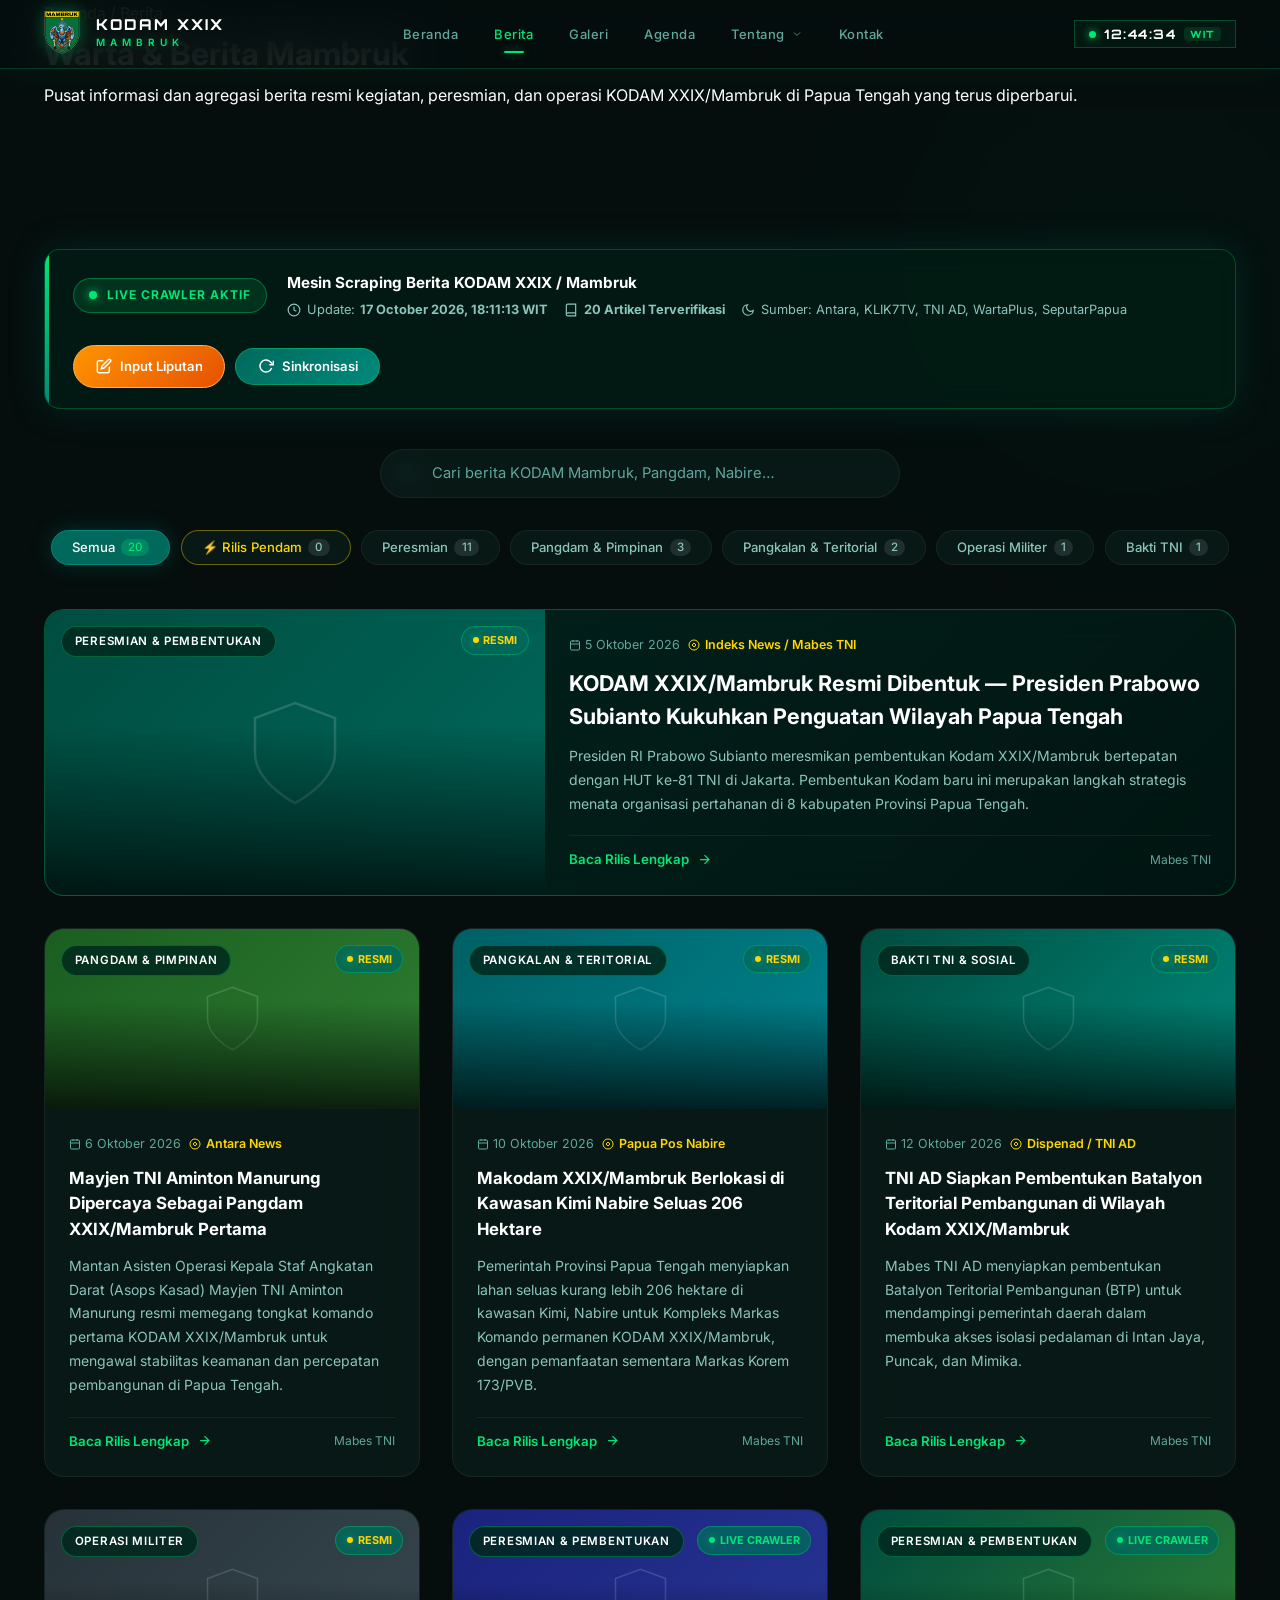
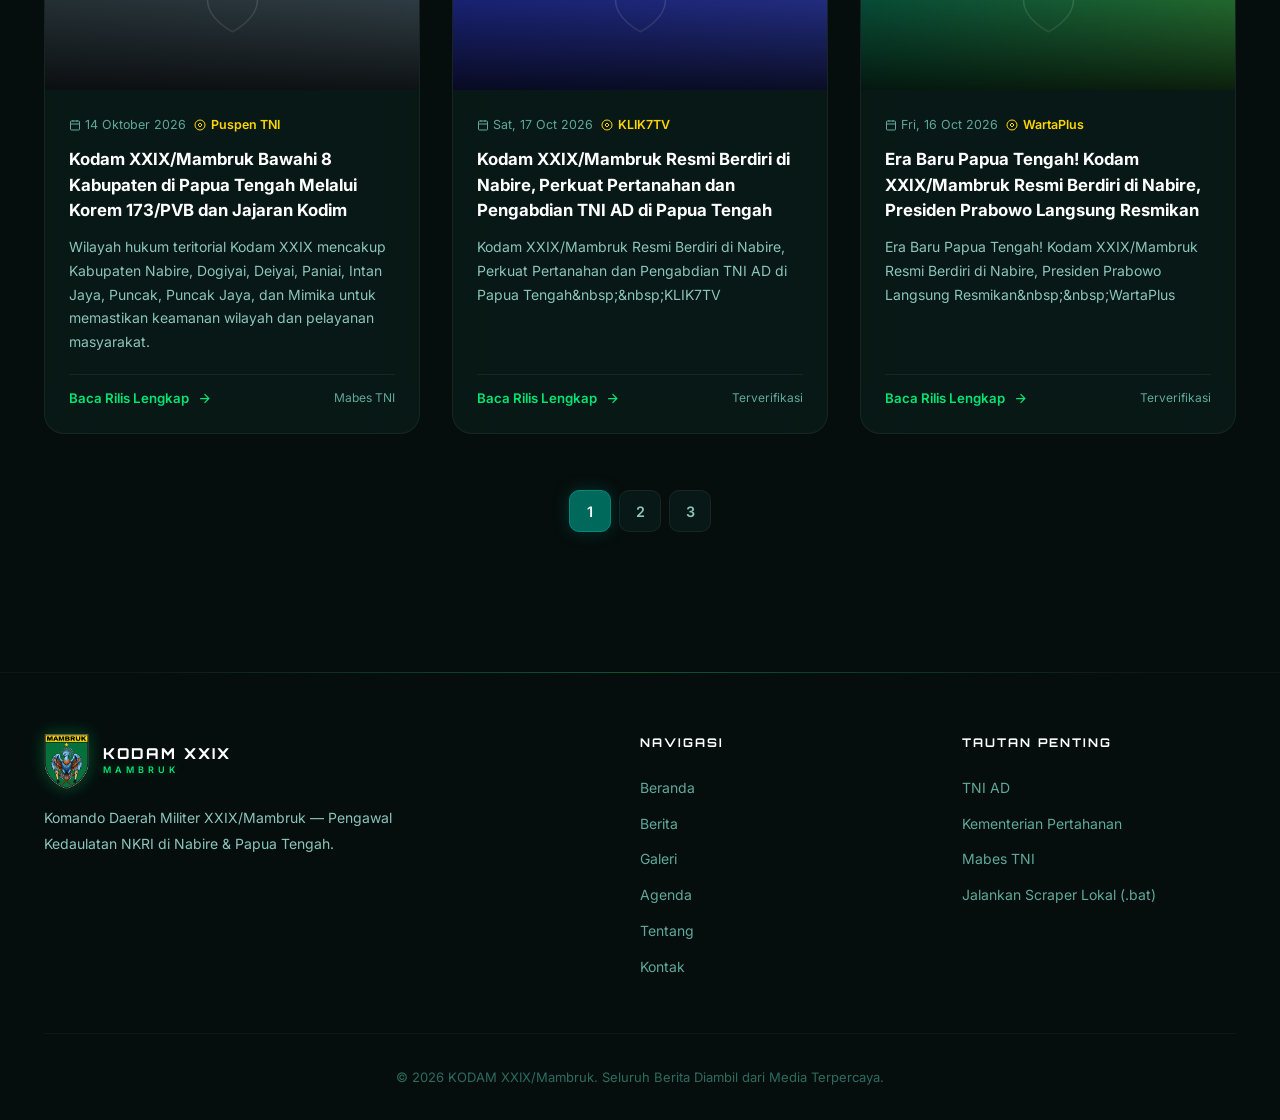
<file: berita.html>
<!DOCTYPE html>
<html lang="id">
<head>
    <meta charset="UTF-8">
    <meta name="viewport" content="width=device-width, initial-scale=1.0">
    <meta name="description" content="Berita Terkini KODAM XXIX/Mambruk — Update otomatis liputan kegiatan, peresmian, pimpinan, dan operasi militer di Papua Tengah dari berbagai media terpercaya">
    <title>Berita Terkini | KODAM XXIX/Mambruk</title>
    <link rel="preconnect" href="https://fonts.googleapis.com">
    <link rel="preconnect" href="https://fonts.gstatic.com" crossorigin>
    <link href="https://fonts.googleapis.com/css2?family=Inter:wght@300;400;500;600;700;800;900&family=Orbitron:wght@400;500;600;700;800;900&display=swap" rel="stylesheet">
    <link rel="stylesheet" href="style.css">
    <style>
        /* ---- Telemetry & Scraping Engine Bar ---- */
        .crawler-panel {
            background: rgba(0, 30, 20, 0.75);
            border: 1px solid rgba(0, 230, 118, 0.25);
            border-radius: 16px;
            padding: 1.25rem 1.75rem;
            margin-bottom: 2.5rem;
            backdrop-filter: blur(14px);
            display: flex;
            align-items: center;
            justify-content: space-between;
            gap: 1.5rem;
            flex-wrap: wrap;
            box-shadow: 0 0 35px rgba(0, 105, 92, 0.25);
            position: relative;
            overflow: hidden;
        }
        .crawler-panel::before {
            content: '';
            position: absolute;
            top: 0;
            left: 0;
            width: 4px;
            height: 100%;
            background: linear-gradient(to bottom, var(--green-neon), var(--green-medium));
        }
        .crawler-left {
            display: flex;
            align-items: center;
            gap: 1.25rem;
            flex-wrap: wrap;
        }
        .crawler-badge {
            display: inline-flex;
            align-items: center;
            gap: 0.6rem;
            padding: 0.4rem 0.95rem;
            border-radius: 50px;
            background: rgba(0, 230, 118, 0.12);
            border: 1px solid rgba(0, 230, 118, 0.35);
            color: var(--green-neon);
            font-size: 0.75rem;
            font-weight: 700;
            letter-spacing: 0.08em;
            text-transform: uppercase;
            font-family: var(--font-accent);
        }
        .crawler-pulse {
            width: 8px;
            height: 8px;
            background: var(--green-neon);
            border-radius: 50%;
            box-shadow: 0 0 10px var(--green-neon);
            animation: pulseGlow 1.5s infinite;
        }
        .crawler-details {
            display: flex;
            flex-direction: column;
            gap: 0.2rem;
        }
        .crawler-title {
            font-size: 0.95rem;
            font-weight: 700;
            color: var(--white);
            display: flex;
            align-items: center;
            gap: 0.5rem;
        }
        .crawler-meta {
            font-size: 0.8rem;
            color: var(--gray-300);
            display: flex;
            align-items: center;
            gap: 1rem;
            flex-wrap: wrap;
        }
        .crawler-meta span {
            display: inline-flex;
            align-items: center;
            gap: 0.35rem;
        }
        .crawler-right {
            display: flex;
            align-items: center;
            gap: 0.75rem;
        }
        .btn-rescrape {
            display: inline-flex;
            align-items: center;
            gap: 0.5rem;
            padding: 0.6rem 1.35rem;
            background: linear-gradient(135deg, var(--green-primary), var(--green-medium));
            color: #fff;
            border: 1px solid rgba(0, 230, 118, 0.35);
            border-radius: 50px;
            font-size: 0.82rem;
            font-weight: 600;
            cursor: pointer;
            transition: all 0.3s;
            font-family: var(--font-primary);
        }
        .btn-rescrape:hover {
            background: var(--green-medium);
            box-shadow: 0 0 25px rgba(0, 230, 118, 0.45);
            transform: translateY(-2px);
        }
        .btn-rescrape.spinning svg {
            animation: spin 0.8s linear infinite;
        }
        @keyframes spin {
            from { transform: rotate(0deg); }
            to { transform: rotate(360deg); }
        }

        /* Scraping Terminal Modal / Notification */
        .crawler-toast {
            position: fixed;
            bottom: 2rem;
            right: 2rem;
            background: rgba(5, 25, 18, 0.95);
            border: 1px solid var(--green-neon);
            border-radius: 12px;
            padding: 1rem 1.5rem;
            color: var(--white);
            box-shadow: 0 10px 40px rgba(0,0,0,0.6), 0 0 25px rgba(0,230,118,0.25);
            backdrop-filter: blur(15px);
            z-index: 9999;
            display: none;
            max-width: 380px;
            font-family: var(--font-primary);
            font-size: 0.85rem;
            animation: slideInUp 0.3s ease;
        }
        @keyframes slideInUp {
            from { opacity: 0; transform: translateY(20px); }
            to { opacity: 1; transform: translateY(0); }
        }
        .crawler-toast-title {
            font-family: var(--font-accent);
            color: var(--green-neon);
            font-size: 0.85rem;
            margin-bottom: 0.4rem;
            display: flex;
            align-items: center;
            gap: 0.5rem;
        }

        /* ---- Search & Filter Bar ---- */
        .berita-search {
            max-width: 520px;
            margin: 0 auto 2rem;
            position: relative;
        }
        .berita-search input {
            width: 100%;
            padding: 0.9rem 1.4rem 0.9rem 3.2rem;
            background: var(--glass-bg);
            border: 1px solid var(--glass-border);
            border-radius: 50px;
            color: var(--white);
            font-family: var(--font-primary);
            font-size: 0.92rem;
            outline: none;
            backdrop-filter: blur(10px);
            transition: border-color 0.3s, box-shadow 0.3s;
        }
        .berita-search input::placeholder { color: var(--gray-400); }
        .berita-search input:focus {
            border-color: var(--green-medium);
            box-shadow: 0 0 20px rgba(0, 137, 123, 0.35);
        }
        .berita-search svg {
            position: absolute;
            left: 1.2rem;
            top: 50%;
            transform: translateY(-50%);
            color: var(--gray-400);
        }

        .berita-filter-bar {
            display: flex;
            gap: 0.65rem;
            flex-wrap: wrap;
            justify-content: center;
            margin-bottom: 2.75rem;
        }
        .filter-btn {
            padding: 0.5rem 1.25rem;
            border: 1px solid var(--glass-border);
            border-radius: 50px;
            background: var(--glass-bg);
            color: var(--gray-300);
            font-family: var(--font-primary);
            font-size: 0.82rem;
            font-weight: 500;
            cursor: pointer;
            transition: all 0.3s var(--ease-out);
            backdrop-filter: blur(10px);
            display: inline-flex;
            align-items: center;
            gap: 0.4rem;
        }
        .filter-btn .cat-count {
            background: rgba(255,255,255,0.1);
            padding: 0.1rem 0.45rem;
            border-radius: 20px;
            font-size: 0.72rem;
            color: var(--gray-300);
        }
        .filter-btn:hover,
        .filter-btn.active {
            background: var(--green-primary);
            border-color: var(--green-medium);
            color: #fff;
            box-shadow: 0 0 20px rgba(0,105,92,0.4);
        }
        .filter-btn.active .cat-count {
            background: rgba(0, 230, 118, 0.25);
            color: var(--green-neon);
        }

        /* ---- Grid & Cards ---- */
        .berita-main-grid {
            display: grid;
            grid-template-columns: repeat(3, 1fr);
            gap: 2rem;
        }
        @media (max-width: 1024px) { .berita-main-grid { grid-template-columns: repeat(2, 1fr); } }
        @media (max-width: 640px)  { .berita-main-grid { grid-template-columns: 1fr; } }

        .berita-card {
            position: relative;
            border-radius: 20px;
            overflow: hidden;
            background: var(--glass-bg);
            border: 1px solid var(--glass-border);
            backdrop-filter: blur(var(--glass-blur));
            display: flex;
            flex-direction: column;
            transition: transform 0.4s var(--ease-out), box-shadow 0.4s var(--ease-out);
        }
        .berita-card:hover {
            transform: translateY(-6px);
            box-shadow: var(--shadow-lg), 0 0 40px rgba(0,137,123,0.2);
            border-color: rgba(0, 230, 118, 0.25);
        }
        .berita-card .card-glow {
            position: absolute;
            inset: 0;
            background: radial-gradient(circle at 50% 0%, rgba(0,137,123,0.1), transparent 60%);
            pointer-events: none;
        }
        .berita-card-image {
            height: 180px;
            position: relative;
            display: flex;
            align-items: center;
            justify-content: center;
            overflow: hidden;
        }
        .berita-card-image svg { opacity: 0.15; }
        .berita-card-image-overlay {
            position: absolute;
            inset: 0;
            background: linear-gradient(to bottom, transparent 40%, rgba(0,0,0,0.75));
        }
        .berita-card-cat {
            position: absolute;
            top: 1rem;
            left: 1rem;
            background: rgba(0, 40, 30, 0.85);
            border: 1px solid rgba(0,230,118,0.3);
            color: #fff;
            font-size: 0.72rem;
            font-weight: 600;
            letter-spacing: 0.06em;
            text-transform: uppercase;
            padding: 0.3rem 0.8rem;
            border-radius: 50px;
            backdrop-filter: blur(8px);
            display: flex;
            align-items: center;
            gap: 0.4rem;
            z-index: 2;
        }
        .berita-scraped-badge {
            position: absolute;
            top: 1rem;
            right: 1rem;
            background: rgba(0, 105, 92, 0.8);
            border: 1px solid rgba(0,230,118,0.3);
            color: var(--green-neon);
            font-size: 0.68rem;
            font-weight: 700;
            padding: 0.25rem 0.65rem;
            border-radius: 50px;
            backdrop-filter: blur(8px);
            z-index: 2;
            display: flex;
            align-items: center;
            gap: 0.3rem;
            font-family: var(--font-accent);
        }
        .berita-card-body {
            padding: 1.5rem;
            display: flex;
            flex-direction: column;
            flex: 1;
        }
        .berita-card-meta {
            display: flex;
            align-items: center;
            gap: 1rem;
            font-size: 0.78rem;
            color: var(--gray-400);
            margin-bottom: 0.75rem;
            flex-wrap: wrap;
        }
        .berita-source-tag {
            color: var(--gold);
            font-weight: 600;
            display: inline-flex;
            align-items: center;
            gap: 0.3rem;
        }
        .berita-card-title {
            font-size: 1.05rem;
            font-weight: 700;
            color: var(--white);
            line-height: 1.5;
            margin-bottom: 0.75rem;
        }
        .berita-card-title a {
            color: inherit;
            text-decoration: none;
            transition: color 0.3s;
        }
        .berita-card-title a:hover {
            color: var(--green-neon);
        }
        .berita-card-desc {
            font-size: 0.875rem;
            color: var(--gray-300);
            line-height: 1.7;
            flex: 1;
            margin-bottom: 1.25rem;
        }
        .berita-card-actions {
            display: flex;
            align-items: center;
            justify-content: space-between;
            margin-top: auto;
            padding-top: 0.75rem;
            border-top: 1px solid rgba(255,255,255,0.06);
        }
        .berita-card-link {
            display: inline-flex;
            align-items: center;
            gap: 0.5rem;
            font-size: 0.83rem;
            font-weight: 600;
            color: var(--green-neon);
            text-decoration: none;
            transition: gap 0.3s, color 0.3s;
        }
        .berita-card-link:hover {
            gap: 0.8rem;
            color: #fff;
        }

        /* Featured Card */
        .berita-card.featured {
            grid-column: 1 / -1;
            flex-direction: row;
            border-color: rgba(0, 230, 118, 0.3);
            background: linear-gradient(135deg, rgba(0, 77, 64, 0.35), rgba(0, 25, 20, 0.65));
        }
        @media (max-width: 768px) {
            .berita-card.featured { flex-direction: column; }
        }
        .berita-card.featured .berita-card-image {
            height: auto;
            min-height: 280px;
            width: 42%;
            flex-shrink: 0;
        }
        @media (max-width: 768px) {
            .berita-card.featured .berita-card-image { width: 100%; height: 220px; }
        }
        .berita-card.featured .berita-card-title {
            font-size: 1.35rem;
        }

        /* Pagination */
        .berita-pagination {
            display: flex;
            justify-content: center;
            gap: 0.5rem;
            margin-top: 3.5rem;
        }
        .page-btn {
            width: 42px;
            height: 42px;
            display: flex;
            align-items: center;
            justify-content: center;
            border-radius: 10px;
            border: 1px solid var(--glass-border);
            background: var(--glass-bg);
            color: var(--gray-300);
            font-family: var(--font-primary);
            font-size: 0.9rem;
            font-weight: 600;
            cursor: pointer;
            transition: all 0.3s;
            text-decoration: none;
        }
        .page-btn:hover,
        .page-btn.active {
            background: var(--green-primary);
            border-color: var(--green-medium);
            color: #fff;
            box-shadow: 0 0 15px rgba(0, 105, 92, 0.4);
        }

        /* Empty State */
        .berita-empty-state {
            grid-column: 1 / -1;
            text-align: center;
            padding: 4rem 2rem;
            background: var(--glass-bg);
            border: 1px solid var(--glass-border);
            border-radius: 20px;
        }
        .berita-empty-icon {
            margin-bottom: 1rem;
            color: var(--gray-400);
        }
        .berita-empty-title {
            font-size: 1.25rem;
            color: var(--white);
            margin-bottom: 0.5rem;
        }
        .berita-empty-desc {
            color: var(--gray-300);
            font-size: 0.9rem;
            margin-bottom: 1.5rem;
        }
    </style>
</head>
<body class="inner-page">

<div class="cursor-glow" id="cursorGlow"></div>

<!-- NAVIGATION -->
<nav id="navbar" class="navbar scrolled">
    <div class="nav-container">
        <a href="index.html" class="nav-logo">
            <div class="logo-icon"><img src="LOGO_KODAM_XXIX_MAMBRUK.png" alt="Logo KODAM XXIX Mambruk" class="nav-logo-img"></div>
            <div class="logo-text"><span class="logo-title">KODAM XXIX</span><span class="logo-subtitle">MAMBRUK</span></div>
        </a>
        <div class="nav-links" id="navLinks">
            <a href="index.html" class="nav-link">Beranda</a>
            <a href="berita.html" class="nav-link active">Berita</a>
            <a href="galeri.html" class="nav-link">Galeri</a>
            <a href="agenda.html" class="nav-link">Agenda</a>
            <div class="nav-dropdown">
                <a href="tentang.html" class="nav-link nav-dropdown-toggle">Tentang <svg width="12" height="12" viewBox="0 0 24 24" fill="none" stroke="currentColor" stroke-width="2"><path d="M6 9l6 6 6-6"/></svg></a>
                <div class="nav-dropdown-menu">
                    <a href="tentang.html#profil" class="dropdown-item">Profil</a>
                    <a href="tentang.html#visi-misi" class="dropdown-item">Visi &amp; Misi</a>
                    <a href="tentang.html#sejarah" class="dropdown-item">Sejarah</a>
                </div>
            </div>
            <a href="kontak.html" class="nav-link">Kontak</a>
        </div>
        <div class="nav-clock" id="navClock" title="Waktu Operasional Komando (WIT)">
            <span class="nav-clock-dot"></span>
            <span class="nav-clock-time">--:--:--</span>
            <span class="nav-clock-zone">WIT</span>
        </div>
        <button class="nav-toggle" id="navToggle" aria-label="Toggle navigation"><span></span><span></span><span></span></button>
    </div>
</nav>

<!-- PAGE HERO -->
<div class="page-hero">
    <div class="page-hero-bg"></div>
    <div class="container">
        <div class="breadcrumb"><a href="index.html">Beranda</a> <span>/</span> <span>Berita</span></div>
        <h1 class="page-hero-title">Warta &amp; Berita Mambruk</h1>
        <p class="page-hero-desc">Pusat informasi dan agregasi berita resmi kegiatan, peresmian, dan operasi KODAM XXIX/Mambruk di Papua Tengah yang terus diperbarui.</p>
    </div>
</div>

<!-- BERITA SECTION -->
<section class="section">
    <div class="section-blob blob-1"></div>
    <div class="container">

        <!-- TELEMETRY / SCRAPING CONTROL BAR -->
        <div class="crawler-panel">
            <div class="crawler-left">
                <div class="crawler-badge">
                    <span class="crawler-pulse"></span>
                    <span>LIVE CRAWLER AKTIF</span>
                </div>
                <div class="crawler-details">
                    <div class="crawler-title">
                        <span>Mesin Scraping Berita KODAM XXIX / Mambruk</span>
                    </div>
                    <div class="crawler-meta">
                        <span><svg width="14" height="14" viewBox="0 0 24 24" fill="none" stroke="currentColor" stroke-width="2"><circle cx="12" cy="12" r="10"/><polyline points="12 6 12 12 16 14"/></svg> Update: <strong id="lastUpdatedText">17 Oktober 2026, 18:05 WIT</strong></span>
                        <span><svg width="14" height="14" viewBox="0 0 24 24" fill="none" stroke="currentColor" stroke-width="2"><path d="M4 19.5A2.5 2.5 0 0 1 6.5 17H20"/><path d="M6.5 2H20v20H6.5A2.5 2.5 0 0 1 4 19.5v-15A2.5 2.5 0 0 1 6.5 2z"/></svg> <strong id="totalArticlesText">20 Artikel Terverifikasi</strong></span>
                        <span><svg width="14" height="14" viewBox="0 0 24 24" fill="none" stroke="currentColor" stroke-width="2"><path d="M21 12.79A9 9 0 1 1 11.21 3 7 7 0 0 0 21 12.79z"/></svg> Sumber: Antara, KLIK7TV, TNI AD, WartaPlus, SeputarPapua</span>
                    </div>
                </div>
            </div>
            <div class="crawler-right" style="display:flex; gap:10px;">
                <a href="admin-liputan.html" class="btn-rescrape" style="background:linear-gradient(135deg, #FF9500, #E65100); text-decoration:none; border-color:#FFB74D;" title="Buka form input liputan Penerangan">
                    <svg width="16" height="16" viewBox="0 0 24 24" fill="none" stroke="currentColor" stroke-width="2.2"><path d="M11 4H4a2 2 0 0 0-2 2v14a2 2 0 0 0 2 2h14a2 2 0 0 0 2-2v-7"/><path d="M18.5 2.5a2.121 2.121 0 0 1 3 3L12 15l-4 1 1-4 9.5-9.5z"/></svg>
                    <span>Input Liputan</span>
                </a>
                <button class="btn-rescrape" id="btnRescrape" title="Sinkronisasi berita terbaru">
                    <svg width="16" height="16" viewBox="0 0 24 24" fill="none" stroke="currentColor" stroke-width="2.2"><polyline points="23 4 23 10 17 10"/><path d="M20.49 15a9 9 0 1 1-2.12-9.36L23 10"/></svg>
                    <span>Sinkronisasi</span>
                </button>
            </div>
        </div>

        <!-- Search -->
        <div class="berita-search">
            <svg width="18" height="18" viewBox="0 0 24 24" fill="none" stroke="currentColor" stroke-width="2"><circle cx="11" cy="11" r="8"/><line x1="21" y1="21" x2="16.65" y2="16.65"/></svg>
            <input type="text" placeholder="Cari berita KODAM Mambruk, Pangdam, Nabire…" id="searchInput">
        </div>

        <!-- Filter Bar -->
        <div class="berita-filter-bar" id="filterBar">
            <button class="filter-btn active" data-cat="semua">Semua <span class="cat-count" id="count-semua">0</span></button>
            <button class="filter-btn" data-cat="prioritas" style="border-color:rgba(255,215,0,0.4); color:var(--gold);">⚡ Rilis Pendam <span class="cat-count" id="count-prioritas">0</span></button>
            <button class="filter-btn" data-cat="Peresmian & Pembentukan">Peresmian <span class="cat-count" id="count-peresmian">0</span></button>
            <button class="filter-btn" data-cat="Pangdam & Pimpinan">Pangdam &amp; Pimpinan <span class="cat-count" id="count-pangdam">0</span></button>
            <button class="filter-btn" data-cat="Pangkalan & Teritorial">Pangkalan &amp; Teritorial <span class="cat-count" id="count-pangkalan">0</span></button>
            <button class="filter-btn" data-cat="Operasi Militer">Operasi Militer <span class="cat-count" id="count-operasi">0</span></button>
            <button class="filter-btn" data-cat="Bakti TNI & Sosial">Bakti TNI <span class="cat-count" id="count-bakti">0</span></button>
        </div>

        <!-- News Grid Container -->
        <div class="berita-main-grid" id="beritaGrid">
            <!-- Dynamic Content Will Be Injected Here -->
        </div>

        <!-- Pagination -->
        <div class="berita-pagination" id="beritaPagination">
            <!-- Dynamic Page Buttons -->
        </div>

    </div>
</section>

<!-- Scraping Notification Toast -->
<div class="crawler-toast" id="crawlerToast">
    <div class="crawler-toast-title">
        <svg width="16" height="16" viewBox="0 0 24 24" fill="none" stroke="currentColor" stroke-width="2"><circle cx="12" cy="12" r="10"/><polyline points="12 6 12 12 14 14"/></svg>
        <span>STATUS CRAWLER</span>
    </div>
    <div id="crawlerToastMsg">Sinkronisasi data berita sedang berjalan...</div>
</div>

<!-- FOOTER -->
<footer class="footer">
    <div class="footer-glow-line"></div>
    <div class="container">
        <div class="footer-grid">
            <div class="footer-brand">
                <div class="footer-logo">
                    <img src="LOGO_KODAM_XXIX_MAMBRUK.png" alt="Logo KODAM XXIX Mambruk" class="footer-logo-img">
                    <div><span class="footer-title">KODAM XXIX</span><span class="footer-subtitle">MAMBRUK</span></div>
                </div>
                <p>Komando Daerah Militer XXIX/Mambruk — Pengawal Kedaulatan NKRI di Nabire &amp; Papua Tengah.</p>
            </div>
            <div class="footer-links">
                <h4>Navigasi</h4>
                <a href="index.html">Beranda</a>
                <a href="berita.html">Berita</a>
                <a href="galeri.html">Galeri</a>
                <a href="agenda.html">Agenda</a>
                <a href="tentang.html">Tentang</a>
                <a href="kontak.html">Kontak</a>
            </div>
            <div class="footer-links">
                <h4>Tautan Penting</h4>
                <a href="https://tniad.mil.id" target="_blank" rel="noopener">TNI AD</a>
                <a href="https://kemhan.go.id" target="_blank" rel="noopener">Kementerian Pertahanan</a>
                <a href="https://tni.mil.id" target="_blank" rel="noopener">Mabes TNI</a>
                <a href="update_berita.bat">Jalankan Scraper Lokal (.bat)</a>
            </div>
        </div>
        <div class="footer-bottom"><p>&copy; 2026 KODAM XXIX/Mambruk. Seluruh Berita Diambil dari Media Terpercaya.</p></div>
    </div>
</footer>

<button class="back-to-top" id="backToTop" aria-label="Back to top">
    <svg width="20" height="20" viewBox="0 0 24 24" fill="none" stroke="currentColor" stroke-width="2"><path d="M18 15l-6-6-6 6"/></svg>
</button>

<!-- SCRIPT LOADING -->
<script src="berita-data.js"></script>
<script src="script.js"></script>
<script>
    // State Berita
    let allArticles = [];
    let currentCategory = 'semua';
    let searchQuery = '';
    let currentPage = 1;
    const ITEMS_PER_PAGE = 7; // 1 featured + 6 grid on page 1

    // Gradien visual militer untuk card
    const cardGradients = [
        'linear-gradient(135deg, #004D40, #00695C)',
        'linear-gradient(135deg, #1B5E20, #2E7D32)',
        'linear-gradient(135deg, #006064, #00838F)',
        'linear-gradient(135deg, #004D40, #00897B)',
        'linear-gradient(135deg, #263238, #37474F)',
        'linear-gradient(135deg, #1A237E, #283593)',
        'linear-gradient(135deg, #004D40, #2E7D32)'
    ];

    // Inisialisasi data
    async function initNewsApp() {
        // Ambil data (coba fetch berita.json, fallback ke embedded window.MAMBRUK_NEWS_DATA)
        const data = await loadMambrukNewsData();
        if (data && data.articles) {
            allArticles = data.articles;
            if (data.last_updated) {
                document.getElementById('lastUpdatedText').textContent = data.last_updated;
            }
            document.getElementById('totalArticlesText').textContent = `${data.articles.length} Artikel Terverifikasi`;
        }
        updateCategoryCounts();
        renderNews();
        setupEvents();
    }

    function updateCategoryCounts() {
        const counts = {
            'semua': allArticles.length,
            'prioritas': 0,
            'Peresmian & Pembentukan': 0,
            'Pangdam & Pimpinan': 0,
            'Pangkalan & Teritorial': 0,
            'Operasi Militer': 0,
            'Bakti TNI & Sosial': 0
        };

        allArticles.forEach(a => {
            const cat = a.category || '';
            const prio = a.priority_level;
            if (prio === 'P-1' || prio === 'P-2' || prio === 'P-3' || a.is_priority) {
                counts['prioritas']++;
            }
            if (counts[cat] !== undefined) counts[cat]++;
            else if (cat.includes('Peresmian')) counts['Peresmian & Pembentukan']++;
            else if (cat.includes('Pangdam')) counts['Pangdam & Pimpinan']++;
            else if (cat.includes('Teritorial') || cat.includes('Pangkalan')) counts['Pangkalan & Teritorial']++;
            else if (cat.includes('Operasi')) counts['Operasi Militer']++;
            else if (cat.includes('Bakti') || cat.includes('Sosial')) counts['Bakti TNI & Sosial']++;
        });

        document.getElementById('count-semua').textContent = counts['semua'];
        if(document.getElementById('count-prioritas')) document.getElementById('count-prioritas').textContent = counts['prioritas'];
        if(document.getElementById('count-peresmian')) document.getElementById('count-peresmian').textContent = counts['Peresmian & Pembentukan'];
        if(document.getElementById('count-pangdam')) document.getElementById('count-pangdam').textContent = counts['Pangdam & Pimpinan'];
        if(document.getElementById('count-pangkalan')) document.getElementById('count-pangkalan').textContent = counts['Pangkalan & Teritorial'];
        if(document.getElementById('count-operasi')) document.getElementById('count-operasi').textContent = counts['Operasi Militer'];
        if(document.getElementById('count-bakti')) document.getElementById('count-bakti').textContent = counts['Bakti TNI & Sosial'];
    }

    function getFilteredArticles() {
        return allArticles.filter(art => {
            // Filter kategori
            let matchesCat = true;
            if (currentCategory === 'prioritas') {
                matchesCat = art.is_priority || art.priority_level === 'P-1' || art.priority_level === 'P-2' || art.priority_level === 'P-3';
            } else if (currentCategory !== 'semua') {
                matchesCat = (art.category === currentCategory) || 
                             (currentCategory === 'Peresmian & Pembentukan' && art.category.includes('Peresmian')) ||
                             (currentCategory === 'Pangdam & Pimpinan' && art.category.includes('Pangdam')) ||
                             (currentCategory === 'Pangkalan & Teritorial' && (art.category.includes('Teritorial') || art.category.includes('Pangkalan'))) ||
                             (currentCategory === 'Bakti TNI & Sosial' && (art.category.includes('Bakti') || art.category.includes('Sosial'))) ||
                             (currentCategory === 'Operasi Militer' && art.category.includes('Operasi'));
            }
            // Filter pencarian
            let matchesSearch = true;
            if (searchQuery.trim() !== '') {
                const q = searchQuery.toLowerCase();
                const titleMatch = art.title && art.title.toLowerCase().includes(q);
                const descMatch = art.snippet && art.snippet.toLowerCase().includes(q);
                const srcMatch = art.source && art.source.toLowerCase().includes(q);
                const locMatch = art.lokasi && art.lokasi.toLowerCase().includes(q);
                matchesSearch = titleMatch || descMatch || srcMatch || locMatch;
            }
            return matchesCat && matchesSearch;
        });
    }

    function renderNews() {
        const grid = document.getElementById('beritaGrid');
        const pagination = document.getElementById('beritaPagination');
        const filtered = getFilteredArticles();

        if (filtered.length === 0) {
            grid.innerHTML = `
                <div class="berita-empty-state">
                    <div class="berita-empty-icon">
                        <svg width="56" height="56" viewBox="0 0 24 24" fill="none" stroke="currentColor" stroke-width="1.5"><circle cx="11" cy="11" r="8"/><line x1="21" y1="21" x2="16.65" y2="16.65"/><line x1="8" y1="11" x2="14" y2="11"/></svg>
                    </div>
                    <h3 class="berita-empty-title">Tidak Ada Berita Ditemukan</h3>
                    <p class="berita-empty-desc">Tidak ditemukan berita Mambruk yang cocok dengan kriteria pencarian "<strong>${escapeHtml(searchQuery)}</strong>".</p>
                    <button class="btn btn-sm btn-outline" onclick="resetFilters()">Reset Pencarian</button>
                </div>
            `;
            pagination.innerHTML = '';
            return;
        }

        const totalPages = Math.ceil(filtered.length / ITEMS_PER_PAGE);
        if (currentPage > totalPages) currentPage = totalPages;
        if (currentPage < 1) currentPage = 1;

        const startIndex = (currentPage - 1) * ITEMS_PER_PAGE;
        const pageArticles = filtered.slice(startIndex, startIndex + ITEMS_PER_PAGE);

        let html = '';
        pageArticles.forEach((art, index) => {
            const isFeatured = (currentPage === 1 && index === 0 && currentCategory === 'semua' && searchQuery === '');
            const grad = cardGradients[index % cardGradients.length];
            
            // Priority badge styling
            let priorityBadge = '';
            if (art.priority_level === 'P-1') {
                priorityBadge = `<span class="berita-scraped-badge" style="background:#FF3B30; color:#fff; border-color:#FF6B6B; box-shadow:0 0 10px rgba(255,59,48,0.4);"><span class="status-dot" style="background:#fff"></span>⚡ FLASH PENDAM</span>`;
            } else if (art.priority_level === 'P-2') {
                priorityBadge = `<span class="berita-scraped-badge" style="background:#FF9500; color:#fff; border-color:#FFA726;"><span class="status-dot" style="background:#fff"></span>🔴 LIPUTAN LANGSUNG</span>`;
            } else if (art.priority_level === 'P-3') {
                priorityBadge = `<span class="berita-scraped-badge" style="background:#00695C; color:var(--green-neon); border-color:var(--green-neon);"><span class="status-dot" style="background:var(--green-neon)"></span>RILIS SATUAN</span>`;
            } else {
                priorityBadge = art.is_live_scraped ? `<span class="berita-scraped-badge"><span class="status-dot"></span>LIVE CRAWLER</span>` : `<span class="berita-scraped-badge" style="color:var(--gold);"><span class="status-dot" style="background:var(--gold)"></span>RESMI</span>`;
            }

            // Image or fallback
            let mediaHtml = '';
            if (art.image) {
                const fit = art.image.includes('LOGO_KODAM') ? 'contain; padding:20px;' : 'cover;';
                mediaHtml = `<img src="${escapeHtml(art.image)}" alt="${escapeHtml(art.title)}" style="width:100%; height:100%; object-fit:${fit} position:absolute; inset:0;">`;
            } else {
                mediaHtml = `
                    <svg width="${isFeatured ? '120' : '75'}" height="${isFeatured ? '120' : '75'}" viewBox="0 0 24 24" fill="none" stroke="rgba(255,255,255,1)" stroke-width="0.5">
                        <path d="M12 22s8-4 8-10V5l-8-3-8 3v7c0 6 8 10 8 10z"/>
                    </svg>
                `;
            }

            const reporterTag = art.peliput ? `<span style="font-size:0.73rem; color:var(--green-pale); margin-left:6px;">📸 ${escapeHtml(art.peliput)}</span>` : '';
            const locationTag = art.lokasi ? `<span style="font-size:0.73rem; color:var(--gray-300);">📍 ${escapeHtml(art.lokasi)}</span>` : '';

            html += `
                <article class="berita-card ${isFeatured ? 'featured' : ''}" data-cat="${escapeHtml(art.category)}">
                    <div class="card-glow"></div>
                    <div class="berita-card-image" style="background: ${grad}; position:relative;">
                        ${mediaHtml}
                        <div class="berita-card-image-overlay"></div>
                        <div class="berita-card-cat">${escapeHtml(art.category)}</div>
                        ${priorityBadge}
                    </div>
                    <div class="berita-card-body">
                        <div class="berita-card-meta" style="flex-wrap:wrap; gap:8px;">
                            <span style="display:flex;align-items:center;gap:4px;">
                                <svg width="12" height="12" viewBox="0 0 24 24" fill="none" stroke="currentColor" stroke-width="2"><rect x="3" y="4" width="18" height="18" rx="2"/><line x1="16" y1="2" x2="16" y2="6"/><line x1="8" y1="2" x2="8" y2="6"/><line x1="3" y1="10" x2="21" y2="10"/></svg>
                                ${escapeHtml(art.date)}
                            </span>
                            <span class="berita-source-tag">
                                <svg width="12" height="12" viewBox="0 0 24 24" fill="none" stroke="currentColor" stroke-width="2"><circle cx="12" cy="12" r="10"/><polygon points="12 8 8 12 12 16 16 12 12 8"/></svg>
                                ${escapeHtml(art.source)}
                            </span>
                            ${locationTag}
                            ${reporterTag}
                        </div>
                        <h${isFeatured ? '2' : '3'} class="berita-card-title">
                            <a href="${escapeHtml(art.link)}" target="_blank" rel="noopener noreferrer">${escapeHtml(art.title)}</a>
                        </h${isFeatured ? '2' : '3'}>
                        <p class="berita-card-desc">${escapeHtml(art.snippet)}</p>
                        <div class="berita-card-actions">
                            <a href="${escapeHtml(art.link)}" target="_blank" rel="noopener noreferrer" class="berita-card-link">
                                Baca Rilis Lengkap <svg width="15" height="15" viewBox="0 0 24 24" fill="none" stroke="currentColor" stroke-width="2"><path d="M5 12h14M12 5l7 7-7 7"/></svg>
                            </a>
                            <span style="font-size:0.75rem; color:var(--gray-400);">${art.priority_level ? 'Penerangan Kodam' : (art.is_live_scraped ? 'Terverifikasi' : 'Mabes TNI')}</span>
                        </div>
                    </div>
                </article>
            `;
        });

        grid.innerHTML = html;

        // Render Pagination
        if (totalPages <= 1) {
            pagination.innerHTML = '';
        } else {
            let pagHtml = '';
            for (let i = 1; i <= totalPages; i++) {
                pagHtml += `<button class="page-btn ${i === currentPage ? 'active' : ''}" onclick="goToPage(${i})">${i}</button>`;
            }
            pagination.innerHTML = pagHtml;
        }
    }

    function goToPage(p) {
        currentPage = p;
        renderNews();
        document.querySelector('.crawler-panel').scrollIntoView({ behavior: 'smooth' });
    }

    function resetFilters() {
        searchQuery = '';
        currentCategory = 'semua';
        currentPage = 1;
        document.getElementById('searchInput').value = '';
        document.querySelectorAll('.filter-btn').forEach(b => {
            b.classList.toggle('active', b.dataset.cat === 'semua');
        });
        renderNews();
    }

    function setupEvents() {
        // Filter Buttons
        document.querySelectorAll('.filter-btn').forEach(btn => {
            btn.addEventListener('click', () => {
                document.querySelectorAll('.filter-btn').forEach(b => b.classList.remove('active'));
                btn.classList.add('active');
                currentCategory = btn.dataset.cat;
                currentPage = 1;
                renderNews();
            });
        });

        // Search Input with Debounce
        let searchTimeout;
        const searchInput = document.getElementById('searchInput');
        searchInput.addEventListener('input', () => {
            clearTimeout(searchTimeout);
            searchTimeout = setTimeout(() => {
                searchQuery = searchInput.value;
                currentPage = 1;
                renderNews();
            }, 250);
        });

        // Live Rescrape Button
        const btnRescrape = document.getElementById('btnRescrape');
        btnRescrape.addEventListener('click', async () => {
            btnRescrape.classList.add('spinning');
            showToast('Menghubungkan ke Mesin Scraping Google News RSS...');
            
            try {
                // Lakukan pengecekan berita.json live
                await new Promise(r => setTimeout(r, 600));
                showToast('Memindai berita terbaru tentang KODAM XXIX/Mambruk & Papua Tengah...');
                
                const data = await loadMambrukNewsData();
                if (data && data.articles) {
                    allArticles = data.articles;
                    updateCategoryCounts();
                    renderNews();
                }

                await new Promise(r => setTimeout(r, 500));
                showToast('Sinkronisasi sukses! Data berita termutakhir telah dimuat.');
            } catch (err) {
                showToast('Menggunakan data arsip terbaru KODAM XXIX/Mambruk.');
            } finally {
                setTimeout(() => {
                    btnRescrape.classList.remove('spinning');
                }, 1000);
            }
        });
    }

    function showToast(msg) {
        const toast = document.getElementById('crawlerToast');
        const toastMsg = document.getElementById('crawlerToastMsg');
        toastMsg.textContent = msg;
        toast.style.display = 'block';
        clearTimeout(window._toastTimeout);
        window._toastTimeout = setTimeout(() => {
            toast.style.display = 'none';
        }, 3500);
    }

    function escapeHtml(str) {
        if (!str) return '';
        return String(str)
            .replace(/&/g, '&amp;')
            .replace(/</g, '&lt;')
            .replace(/>/g, '&gt;')
            .replace(/"/g, '&quot;')
            .replace(/'/g, '&#39;');
    }

    // Jalankan aplikasi saat DOM siap
    document.addEventListener('DOMContentLoaded', initNewsApp);
</script>
</body>
</html>
</file>
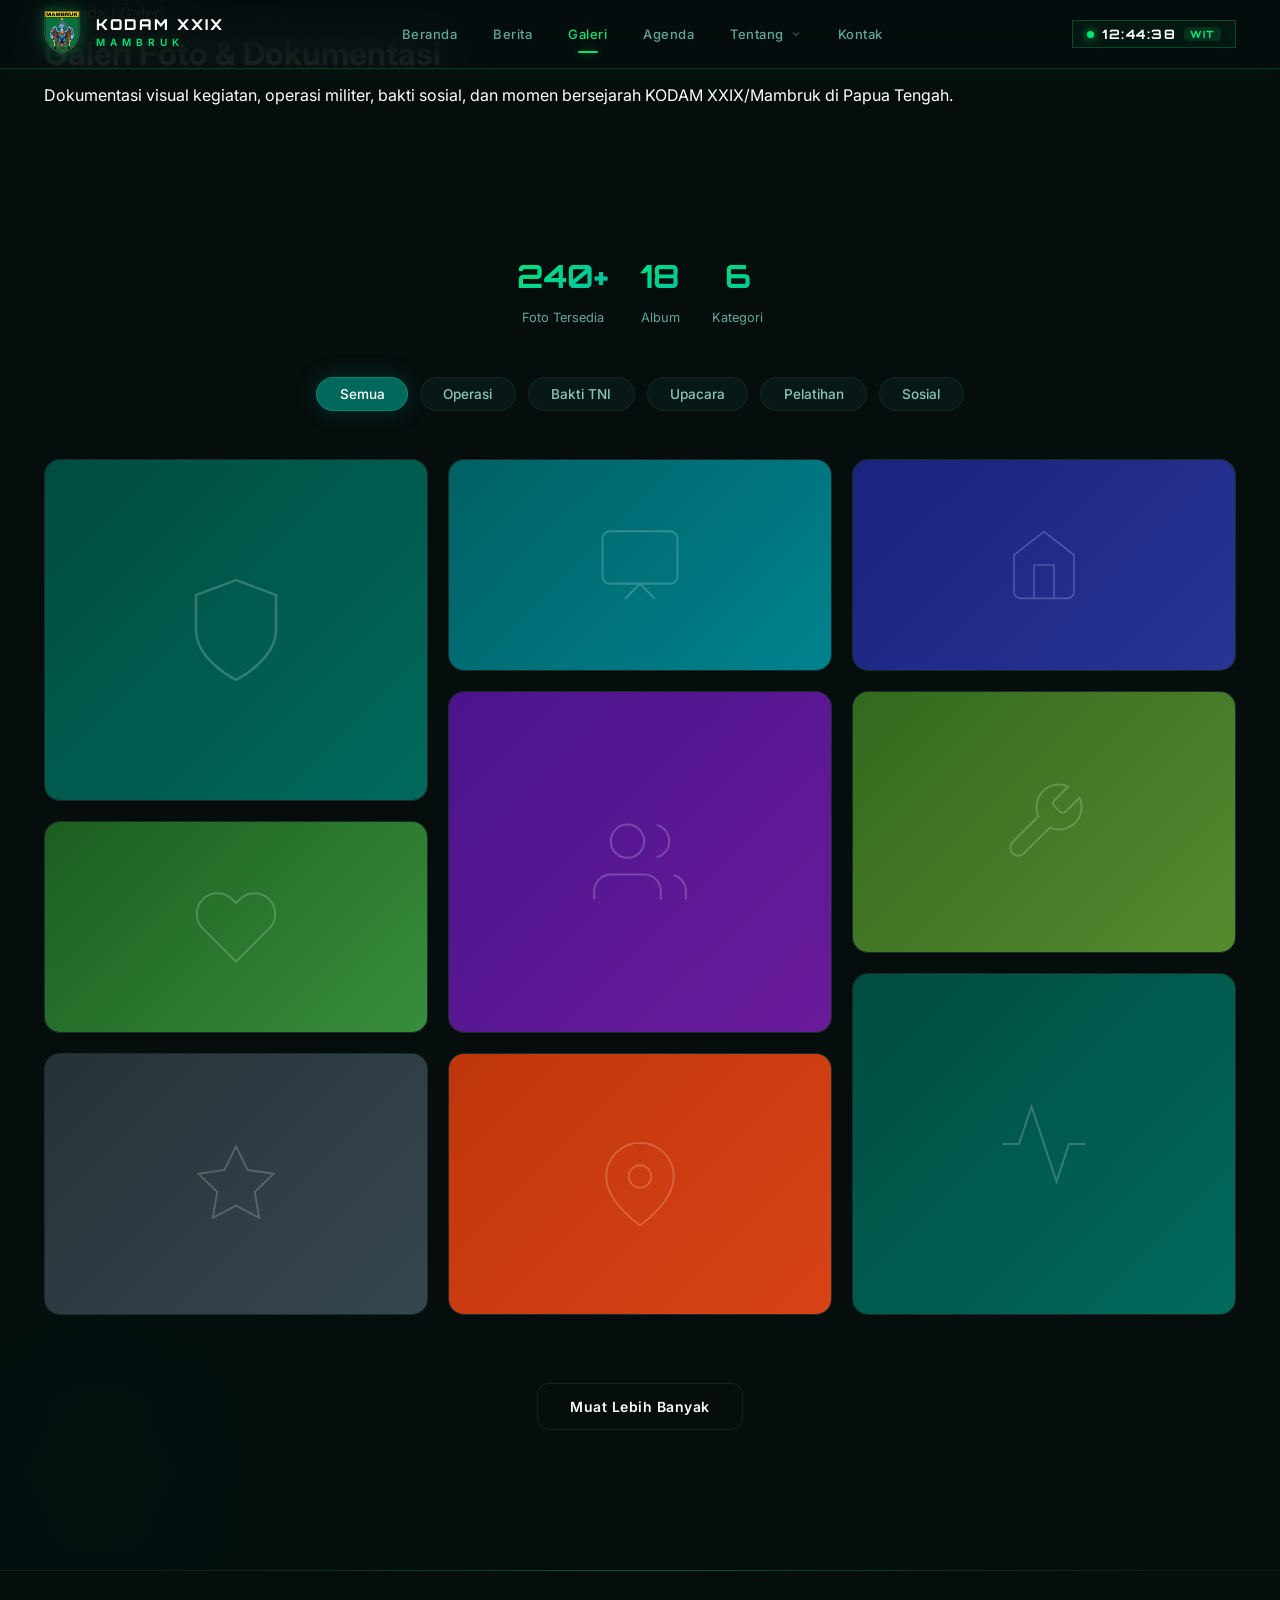
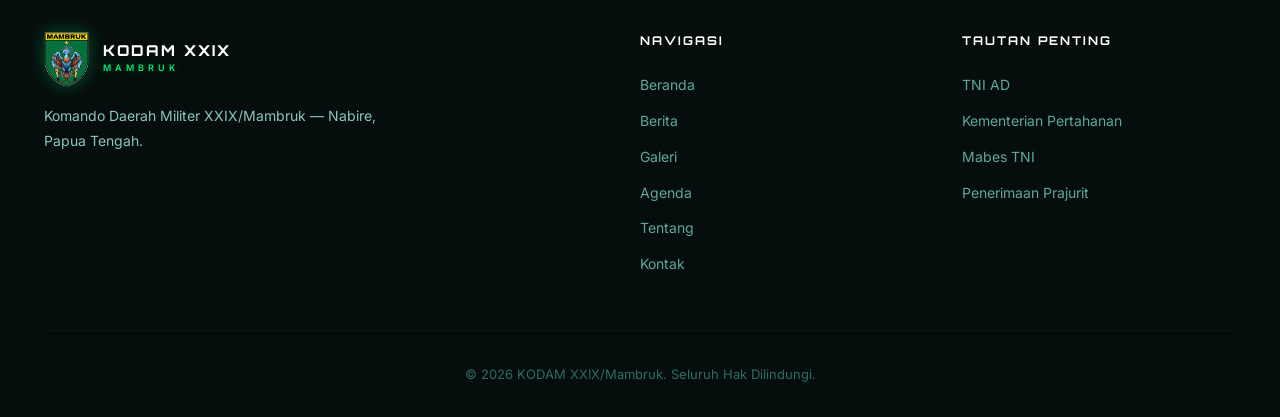
<file: galeri.html>
<!DOCTYPE html>
<html lang="id">
<head>
    <meta charset="UTF-8">
    <meta name="viewport" content="width=device-width, initial-scale=1.0">
    <meta name="description" content="Galeri Foto KODAM XXIX/Mambruk — Dokumentasi kegiatan, operasi militer, dan bakti sosial TNI di Papua Tengah">
    <title>Galeri | KODAM XXIX/Mambruk</title>
    <link rel="preconnect" href="https://fonts.googleapis.com">
    <link rel="preconnect" href="https://fonts.gstatic.com" crossorigin>
    <link href="https://fonts.googleapis.com/css2?family=Inter:wght@300;400;500;600;700;800;900&family=Orbitron:wght@400;500;600;700;800;900&display=swap" rel="stylesheet">
    <link rel="stylesheet" href="style.css">
    <style>
        /* ---- Galeri Page Styles ---- */
        .galeri-filter-bar {
            display: flex;
            gap: 0.75rem;
            flex-wrap: wrap;
            justify-content: center;
            margin-bottom: 3rem;
        }
        .filter-btn {
            padding: 0.5rem 1.4rem;
            border: 1px solid var(--glass-border);
            border-radius: 50px;
            background: var(--glass-bg);
            color: var(--gray-300);
            font-family: var(--font-primary);
            font-size: 0.85rem;
            font-weight: 500;
            cursor: pointer;
            transition: all 0.3s var(--ease-out);
            backdrop-filter: blur(10px);
        }
        .filter-btn:hover,
        .filter-btn.active {
            background: var(--green-primary);
            border-color: var(--green-medium);
            color: #fff;
            box-shadow: 0 0 20px rgba(0,105,92,0.4);
        }
        /* Masonry Grid */
        .galeri-masonry {
            columns: 3;
            column-gap: 1.25rem;
        }
        @media (max-width: 1024px) { .galeri-masonry { columns: 2; } }
        @media (max-width: 600px) { .galeri-masonry { columns: 1; } }

        .galeri-item {
            break-inside: avoid;
            margin-bottom: 1.25rem;
            position: relative;
            border-radius: 16px;
            overflow: hidden;
            cursor: pointer;
            background: var(--dark-card);
            border: 1px solid var(--glass-border);
        }
        .galeri-item-inner {
            position: relative;
            display: flex;
            align-items: center;
            justify-content: center;
            overflow: hidden;
        }
        .galeri-item.tall .galeri-item-inner { height: 340px; }
        .galeri-item.short .galeri-item-inner { height: 210px; }
        .galeri-item.medium .galeri-item-inner { height: 260px; }

        .galeri-item svg { opacity: 0.2; transition: opacity 0.4s, transform 0.4s; }
        .galeri-item-overlay {
            position: absolute;
            inset: 0;
            background: linear-gradient(to top, rgba(0,30,25,0.92) 0%, transparent 55%);
            opacity: 0;
            transition: opacity 0.4s var(--ease-out);
            display: flex;
            flex-direction: column;
            justify-content: flex-end;
            padding: 1.25rem;
        }
        .galeri-item:hover .galeri-item-overlay { opacity: 1; }
        .galeri-item:hover svg { opacity: 0.08; transform: scale(1.08); }

        .galeri-item-cat {
            font-size: 0.7rem;
            font-weight: 700;
            letter-spacing: 0.1em;
            text-transform: uppercase;
            color: var(--green-neon);
            margin-bottom: 0.4rem;
        }
        .galeri-item-title {
            font-size: 0.92rem;
            font-weight: 700;
            color: #fff;
            line-height: 1.4;
            margin-bottom: 0.5rem;
        }
        .galeri-item-date {
            font-size: 0.75rem;
            color: var(--gray-400);
        }
        .galeri-zoom-icon {
            position: absolute;
            top: 1rem;
            right: 1rem;
            width: 36px;
            height: 36px;
            background: rgba(0,0,0,0.5);
            border: 1px solid rgba(255,255,255,0.1);
            border-radius: 50%;
            display: flex;
            align-items: center;
            justify-content: center;
            opacity: 0;
            transition: opacity 0.4s;
            backdrop-filter: blur(8px);
        }
        .galeri-item:hover .galeri-zoom-icon { opacity: 1; }

        /* Stats row */
        .galeri-stats {
            display: flex;
            gap: 2rem;
            justify-content: center;
            margin-bottom: 3rem;
            flex-wrap: wrap;
        }
        .galeri-stat {
            text-align: center;
        }
        .galeri-stat-num {
            font-family: var(--font-mono);
            font-size: 2rem;
            font-weight: 700;
            background: linear-gradient(135deg, var(--green-neon), var(--teal-neon));
            -webkit-background-clip: text;
            -webkit-text-fill-color: transparent;
            background-clip: text;
        }
        .galeri-stat-label {
            font-size: 0.8rem;
            color: var(--gray-400);
            margin-top: 0.25rem;
        }

        /* Lightbox */
        .lightbox {
            position: fixed;
            inset: 0;
            background: rgba(0,0,0,0.92);
            z-index: 9999;
            display: none;
            align-items: center;
            justify-content: center;
            backdrop-filter: blur(12px);
        }
        .lightbox.open { display: flex; }
        .lightbox-inner {
            position: relative;
            max-width: 860px;
            width: 90vw;
            background: var(--dark-card);
            border: 1px solid var(--glass-border);
            border-radius: 20px;
            overflow: hidden;
        }
        .lightbox-img {
            width: 100%;
            height: 480px;
            display: flex;
            align-items: center;
            justify-content: center;
        }
        .lightbox-body {
            padding: 1.5rem;
        }
        .lightbox-close {
            position: absolute;
            top: 1rem;
            right: 1rem;
            width: 36px;
            height: 36px;
            background: rgba(0,0,0,0.6);
            border: 1px solid rgba(255,255,255,0.1);
            border-radius: 50%;
            display: flex;
            align-items: center;
            justify-content: center;
            cursor: pointer;
            color: #fff;
            font-size: 1.2rem;
            z-index: 1;
        }
        .lightbox-close:hover { background: rgba(255,50,50,0.4); }
    </style>
</head>
<body class="inner-page">

<div class="cursor-glow" id="cursorGlow"></div>

<!-- NAVIGATION -->
<nav id="navbar" class="navbar scrolled">
    <div class="nav-container">
        <a href="index.html" class="nav-logo">
            <div class="logo-icon"><img src="LOGO_KODAM_XXIX_MAMBRUK.png" alt="Logo KODAM XXIX Mambruk" class="nav-logo-img"></div>
            <div class="logo-text"><span class="logo-title">KODAM XXIX</span><span class="logo-subtitle">MAMBRUK</span></div>
        </a>
        <div class="nav-links" id="navLinks">
            <a href="index.html" class="nav-link">Beranda</a>
            <a href="berita.html" class="nav-link">Berita</a>
            <a href="galeri.html" class="nav-link active">Galeri</a>
            <a href="agenda.html" class="nav-link">Agenda</a>
            <div class="nav-dropdown">
                <a href="tentang.html" class="nav-link nav-dropdown-toggle">Tentang <svg width="12" height="12" viewBox="0 0 24 24" fill="none" stroke="currentColor" stroke-width="2"><path d="M6 9l6 6 6-6"/></svg></a>
                <div class="nav-dropdown-menu">
                    <a href="tentang.html#profil" class="dropdown-item">Profil</a>
                    <a href="tentang.html#visi-misi" class="dropdown-item">Visi &amp; Misi</a>
                    <a href="tentang.html#sejarah" class="dropdown-item">Sejarah</a>
                </div>
            </div>
            <a href="kontak.html" class="nav-link">Kontak</a>
        </div>
        <div class="nav-clock" id="navClock" title="Waktu Operasional Komando (WIT)">
            <span class="nav-clock-dot"></span>
            <span class="nav-clock-time">--:--:--</span>
            <span class="nav-clock-zone">WIT</span>
        </div>
        <button class="nav-toggle" id="navToggle" aria-label="Toggle navigation"><span></span><span></span><span></span></button>
    </div>
</nav>

<!-- PAGE HERO -->
<div class="page-hero">
    <div class="page-hero-bg"></div>
    <div class="container">
        <div class="breadcrumb"><a href="index.html">Beranda</a> <span>/</span> <span>Galeri</span></div>
        <h1 class="page-hero-title">Galeri Foto &amp; Dokumentasi</h1>
        <p class="page-hero-desc">Dokumentasi visual kegiatan, operasi militer, bakti sosial, dan momen bersejarah KODAM XXIX/Mambruk di Papua Tengah.</p>
    </div>
</div>

<!-- GALERI SECTION -->
<section class="section">
    <div class="section-blob blob-2"></div>
    <div class="container">

        <!-- Stats -->
        <div class="galeri-stats">
            <div class="galeri-stat">
                <div class="galeri-stat-num">240+</div>
                <div class="galeri-stat-label">Foto Tersedia</div>
            </div>
            <div class="galeri-stat">
                <div class="galeri-stat-num">18</div>
                <div class="galeri-stat-label">Album</div>
            </div>
            <div class="galeri-stat">
                <div class="galeri-stat-num">6</div>
                <div class="galeri-stat-label">Kategori</div>
            </div>
        </div>

        <!-- Filter -->
        <div class="galeri-filter-bar">
            <button class="filter-btn active" data-cat="semua">Semua</button>
            <button class="filter-btn" data-cat="Operasi">Operasi</button>
            <button class="filter-btn" data-cat="Bakti TNI">Bakti TNI</button>
            <button class="filter-btn" data-cat="Upacara">Upacara</button>
            <button class="filter-btn" data-cat="Pelatihan">Pelatihan</button>
            <button class="filter-btn" data-cat="Sosial">Sosial</button>
        </div>

        <!-- Masonry -->
        <div class="galeri-masonry" id="galeriGrid">

            <div class="galeri-item tall" data-cat="Operasi">
                <div class="galeri-item-inner" style="background: linear-gradient(135deg, #004D40, #00695C);">
                    <svg width="120" height="120" viewBox="0 0 24 24" fill="none" stroke="rgba(255,255,255,1)" stroke-width="0.5"><path d="M12 22s8-4 8-10V5l-8-3-8 3v7c0 6 8 10 8 10z"/></svg>
                    <div class="galeri-zoom-icon"><svg width="16" height="16" viewBox="0 0 24 24" fill="none" stroke="currentColor" stroke-width="2"><circle cx="11" cy="11" r="8"/><line x1="21" y1="21" x2="16.65" y2="16.65"/><line x1="11" y1="8" x2="11" y2="14"/><line x1="8" y1="11" x2="14" y2="11"/></svg></div>
                    <div class="galeri-item-overlay">
                        <div class="galeri-item-cat">Operasi</div>
                        <div class="galeri-item-title">Apel Gelar Pasukan Pengamanan Perbatasan</div>
                        <div class="galeri-item-date">17 Oktober 2026</div>
                    </div>
                </div>
            </div>

            <div class="galeri-item short" data-cat="Bakti TNI">
                <div class="galeri-item-inner" style="background: linear-gradient(135deg, #1B5E20, #388E3C);">
                    <svg width="90" height="90" viewBox="0 0 24 24" fill="none" stroke="rgba(255,255,255,1)" stroke-width="0.5"><path d="M20.84 4.61a5.5 5.5 0 0 0-7.78 0L12 5.67l-1.06-1.06a5.5 5.5 0 0 0-7.78 7.78l1.06 1.06L12 21.23l7.78-7.78 1.06-1.06a5.5 5.5 0 0 0 0-7.78z"/></svg>
                    <div class="galeri-zoom-icon"><svg width="16" height="16" viewBox="0 0 24 24" fill="none" stroke="currentColor" stroke-width="2"><circle cx="11" cy="11" r="8"/><line x1="21" y1="21" x2="16.65" y2="16.65"/><line x1="11" y1="8" x2="11" y2="14"/><line x1="8" y1="11" x2="14" y2="11"/></svg></div>
                    <div class="galeri-item-overlay">
                        <div class="galeri-item-cat">Bakti TNI</div>
                        <div class="galeri-item-title">TMMD Ke-120 — Pembangunan Jembatan Intan Jaya</div>
                        <div class="galeri-item-date">15 Oktober 2026</div>
                    </div>
                </div>
            </div>

            <div class="galeri-item medium" data-cat="Upacara">
                <div class="galeri-item-inner" style="background: linear-gradient(135deg, #263238, #37474F);">
                    <svg width="90" height="90" viewBox="0 0 24 24" fill="none" stroke="rgba(255,255,255,1)" stroke-width="0.5"><polygon points="12 2 15.09 8.26 22 9.27 17 14.14 18.18 21.02 12 17.77 5.82 21.02 7 14.14 2 9.27 8.91 8.26 12 2"/></svg>
                    <div class="galeri-zoom-icon"><svg width="16" height="16" viewBox="0 0 24 24" fill="none" stroke="currentColor" stroke-width="2"><circle cx="11" cy="11" r="8"/><line x1="21" y1="21" x2="16.65" y2="16.65"/><line x1="11" y1="8" x2="11" y2="14"/><line x1="8" y1="11" x2="14" y2="11"/></svg></div>
                    <div class="galeri-item-overlay">
                        <div class="galeri-item-cat">Upacara</div>
                        <div class="galeri-item-title">Upacara HUT TNI ke-81 di Makodam</div>
                        <div class="galeri-item-date">5 Oktober 2026</div>
                    </div>
                </div>
            </div>

            <div class="galeri-item short" data-cat="Pelatihan">
                <div class="galeri-item-inner" style="background: linear-gradient(135deg, #006064, #00838F);">
                    <svg width="90" height="90" viewBox="0 0 24 24" fill="none" stroke="rgba(255,255,255,1)" stroke-width="0.5"><rect x="2" y="3" width="20" height="14" rx="2"/><polyline points="8 21 12 17 16 21"/></svg>
                    <div class="galeri-zoom-icon"><svg width="16" height="16" viewBox="0 0 24 24" fill="none" stroke="currentColor" stroke-width="2"><circle cx="11" cy="11" r="8"/><line x1="21" y1="21" x2="16.65" y2="16.65"/><line x1="11" y1="8" x2="11" y2="14"/><line x1="8" y1="11" x2="14" y2="11"/></svg></div>
                    <div class="galeri-item-overlay">
                        <div class="galeri-item-cat">Pelatihan</div>
                        <div class="galeri-item-title">Latihan Tempur Prajurit Korem 173/PVB</div>
                        <div class="galeri-item-date">3 Oktober 2026</div>
                    </div>
                </div>
            </div>

            <div class="galeri-item tall" data-cat="Sosial">
                <div class="galeri-item-inner" style="background: linear-gradient(135deg, #4A148C, #6A1B9A);">
                    <svg width="100" height="100" viewBox="0 0 24 24" fill="none" stroke="rgba(255,255,255,1)" stroke-width="0.5"><path d="M17 21v-2a4 4 0 0 0-4-4H5a4 4 0 0 0-4 4v2"/><circle cx="9" cy="7" r="4"/><path d="M23 21v-2a4 4 0 0 0-3-3.87"/><path d="M16 3.13a4 4 0 0 1 0 7.75"/></svg>
                    <div class="galeri-zoom-icon"><svg width="16" height="16" viewBox="0 0 24 24" fill="none" stroke="currentColor" stroke-width="2"><circle cx="11" cy="11" r="8"/><line x1="21" y1="21" x2="16.65" y2="16.65"/><line x1="11" y1="8" x2="11" y2="14"/><line x1="8" y1="11" x2="14" y2="11"/></svg></div>
                    <div class="galeri-item-overlay">
                        <div class="galeri-item-cat">Sosial</div>
                        <div class="galeri-item-title">Bakti Sosial Kesehatan Masyarakat Adat Pegunungan</div>
                        <div class="galeri-item-date">1 Oktober 2026</div>
                    </div>
                </div>
            </div>

            <div class="galeri-item medium" data-cat="Operasi">
                <div class="galeri-item-inner" style="background: linear-gradient(135deg, #BF360C, #D84315);">
                    <svg width="90" height="90" viewBox="0 0 24 24" fill="none" stroke="rgba(255,255,255,1)" stroke-width="0.5"><path d="M21 10c0 7-9 13-9 13s-9-6-9-13a9 9 0 0 1 18 0z"/><circle cx="12" cy="10" r="3"/></svg>
                    <div class="galeri-zoom-icon"><svg width="16" height="16" viewBox="0 0 24 24" fill="none" stroke="currentColor" stroke-width="2"><circle cx="11" cy="11" r="8"/><line x1="21" y1="21" x2="16.65" y2="16.65"/><line x1="11" y1="8" x2="11" y2="14"/><line x1="8" y1="11" x2="14" y2="11"/></svg></div>
                    <div class="galeri-item-overlay">
                        <div class="galeri-item-cat">Operasi</div>
                        <div class="galeri-item-title">Patroli Udara Helikopter di Wilayah Pegunungan Tengah</div>
                        <div class="galeri-item-date">28 September 2026</div>
                    </div>
                </div>
            </div>

            <div class="galeri-item short" data-cat="Upacara">
                <div class="galeri-item-inner" style="background: linear-gradient(135deg, #1A237E, #283593);">
                    <svg width="80" height="80" viewBox="0 0 24 24" fill="none" stroke="rgba(255,255,255,1)" stroke-width="0.5"><path d="M3 9l9-7 9 7v11a2 2 0 0 1-2 2H5a2 2 0 0 1-2-2z"/><polyline points="9 22 9 12 15 12 15 22"/></svg>
                    <div class="galeri-zoom-icon"><svg width="16" height="16" viewBox="0 0 24 24" fill="none" stroke="currentColor" stroke-width="2"><circle cx="11" cy="11" r="8"/><line x1="21" y1="21" x2="16.65" y2="16.65"/><line x1="11" y1="8" x2="11" y2="14"/><line x1="8" y1="11" x2="14" y2="11"/></svg></div>
                    <div class="galeri-item-overlay">
                        <div class="galeri-item-cat">Upacara</div>
                        <div class="galeri-item-title">Peresmian Makodam XXIX — Kimi, Nabire</div>
                        <div class="galeri-item-date">5 Oktober 2026</div>
                    </div>
                </div>
            </div>

            <div class="galeri-item medium" data-cat="Bakti TNI">
                <div class="galeri-item-inner" style="background: linear-gradient(135deg, #33691E, #558B2F);">
                    <svg width="90" height="90" viewBox="0 0 24 24" fill="none" stroke="rgba(255,255,255,1)" stroke-width="0.5"><path d="M14.7 6.3a1 1 0 0 0 0 1.4l1.6 1.6a1 1 0 0 0 1.4 0l3.77-3.77a6 6 0 0 1-7.94 7.94l-6.91 6.91a2.12 2.12 0 0 1-3-3l6.91-6.91a6 6 0 0 1 7.94-7.94l-3.76 3.76z"/></svg>
                    <div class="galeri-zoom-icon"><svg width="16" height="16" viewBox="0 0 24 24" fill="none" stroke="currentColor" stroke-width="2"><circle cx="11" cy="11" r="8"/><line x1="21" y1="21" x2="16.65" y2="16.65"/><line x1="11" y1="8" x2="11" y2="14"/><line x1="8" y1="11" x2="14" y2="11"/></svg></div>
                    <div class="galeri-item-overlay">
                        <div class="galeri-item-cat">Bakti TNI</div>
                        <div class="galeri-item-title">Renovasi Sekolah Dasar di Kabupaten Puncak</div>
                        <div class="galeri-item-date">25 September 2026</div>
                    </div>
                </div>
            </div>

            <div class="galeri-item tall" data-cat="Pelatihan">
                <div class="galeri-item-inner" style="background: linear-gradient(135deg, #004D40, #00695C);">
                    <svg width="100" height="100" viewBox="0 0 24 24" fill="none" stroke="rgba(255,255,255,1)" stroke-width="0.5"><path d="M22 12h-4l-3 9L9 3l-3 9H2"/></svg>
                    <div class="galeri-zoom-icon"><svg width="16" height="16" viewBox="0 0 24 24" fill="none" stroke="currentColor" stroke-width="2"><circle cx="11" cy="11" r="8"/><line x1="21" y1="21" x2="16.65" y2="16.65"/><line x1="11" y1="8" x2="11" y2="14"/><line x1="8" y1="11" x2="14" y2="11"/></svg></div>
                    <div class="galeri-item-overlay">
                        <div class="galeri-item-cat">Pelatihan</div>
                        <div class="galeri-item-title">Latihan Menembak Satuan Jajaran Kodam XXIX</div>
                        <div class="galeri-item-date">20 September 2026</div>
                    </div>
                </div>
            </div>

        </div>

        <!-- Load More -->
        <div style="text-align:center; margin-top:3rem;">
            <button class="btn btn-outline btn-cyber" id="loadMoreBtn"><span>Muat Lebih Banyak</span></button>
        </div>

    </div>
</section>

<!-- LIGHTBOX -->
<div class="lightbox" id="lightbox">
    <div class="lightbox-inner">
        <button class="lightbox-close" id="lightboxClose">✕</button>
        <div class="lightbox-img" id="lightboxImg" style="background: linear-gradient(135deg, #004D40, #00695C);">
            <svg width="140" height="140" viewBox="0 0 24 24" fill="none" stroke="rgba(255,255,255,0.15)" stroke-width="0.5"><path d="M12 22s8-4 8-10V5l-8-3-8 3v7c0 6 8 10 8 10z"/></svg>
        </div>
        <div class="lightbox-body">
            <span style="font-size:0.75rem; color:var(--green-neon); font-weight:700; text-transform:uppercase; letter-spacing:0.1em;" id="lightboxCat"></span>
            <h3 style="margin-top:0.4rem; color:#fff;" id="lightboxTitle"></h3>
            <p style="font-size:0.8rem; color:var(--gray-400); margin-top:0.3rem;" id="lightboxDate"></p>
        </div>
    </div>
</div>

<!-- FOOTER -->
<footer class="footer">
    <div class="footer-glow-line"></div>
    <div class="container">
        <div class="footer-grid">
            <div class="footer-brand">
                <div class="footer-logo">
                    <img src="LOGO_KODAM_XXIX_MAMBRUK.png" alt="Logo KODAM XXIX Mambruk" class="footer-logo-img">
                    <div><span class="footer-title">KODAM XXIX</span><span class="footer-subtitle">MAMBRUK</span></div>
                </div>
                <p>Komando Daerah Militer XXIX/Mambruk — Nabire, Papua Tengah.</p>
            </div>
            <div class="footer-links">
                <h4>Navigasi</h4>
                <a href="index.html">Beranda</a>
                <a href="berita.html">Berita</a>
                <a href="galeri.html">Galeri</a>
                <a href="agenda.html">Agenda</a>
                <a href="tentang.html">Tentang</a>
                <a href="kontak.html">Kontak</a>
            </div>
            <div class="footer-links">
                <h4>Tautan Penting</h4>
                <a href="#">TNI AD</a>
                <a href="#">Kementerian Pertahanan</a>
                <a href="#">Mabes TNI</a>
                <a href="#">Penerimaan Prajurit</a>
            </div>
        </div>
        <div class="footer-bottom"><p>&copy; 2026 KODAM XXIX/Mambruk. Seluruh Hak Dilindungi.</p></div>
    </div>
</footer>

<button class="back-to-top" id="backToTop" aria-label="Back to top">
    <svg width="20" height="20" viewBox="0 0 24 24" fill="none" stroke="currentColor" stroke-width="2"><path d="M18 15l-6-6-6 6"/></svg>
</button>

<script src="script.js"></script>
<script>
    // Filter
    const filterBtns = document.querySelectorAll('.filter-btn');
    const galeriItems = document.querySelectorAll('#galeriGrid .galeri-item');

    filterBtns.forEach(btn => {
        btn.addEventListener('click', () => {
            filterBtns.forEach(b => b.classList.remove('active'));
            btn.classList.add('active');
            const cat = btn.dataset.cat;
            galeriItems.forEach(item => {
                if (cat === 'semua' || item.dataset.cat === cat) {
                    item.style.display = '';
                } else {
                    item.style.display = 'none';
                }
            });
        });
    });

    // Lightbox
    const lightbox = document.getElementById('lightbox');
    const lightboxClose = document.getElementById('lightboxClose');
    const lightboxCat = document.getElementById('lightboxCat');
    const lightboxTitle = document.getElementById('lightboxTitle');
    const lightboxDate = document.getElementById('lightboxDate');
    const lightboxImg = document.getElementById('lightboxImg');

    galeriItems.forEach(item => {
        item.addEventListener('click', () => {
            const cat = item.querySelector('.galeri-item-cat').textContent;
            const title = item.querySelector('.galeri-item-title').textContent;
            const date = item.querySelector('.galeri-item-date').textContent;
            const bg = item.querySelector('.galeri-item-inner').style.background;
            lightboxCat.textContent = cat;
            lightboxTitle.textContent = title;
            lightboxDate.textContent = date;
            lightboxImg.style.background = bg;
            lightbox.classList.add('open');
            document.body.style.overflow = 'hidden';
        });
    });

    lightboxClose.addEventListener('click', () => {
        lightbox.classList.remove('open');
        document.body.style.overflow = '';
    });
    lightbox.addEventListener('click', (e) => {
        if (e.target === lightbox) {
            lightbox.classList.remove('open');
            document.body.style.overflow = '';
        }
    });
    document.addEventListener('keydown', (e) => {
        if (e.key === 'Escape') {
            lightbox.classList.remove('open');
            document.body.style.overflow = '';
        }
    });
</script>
</body>
</html>
</file>
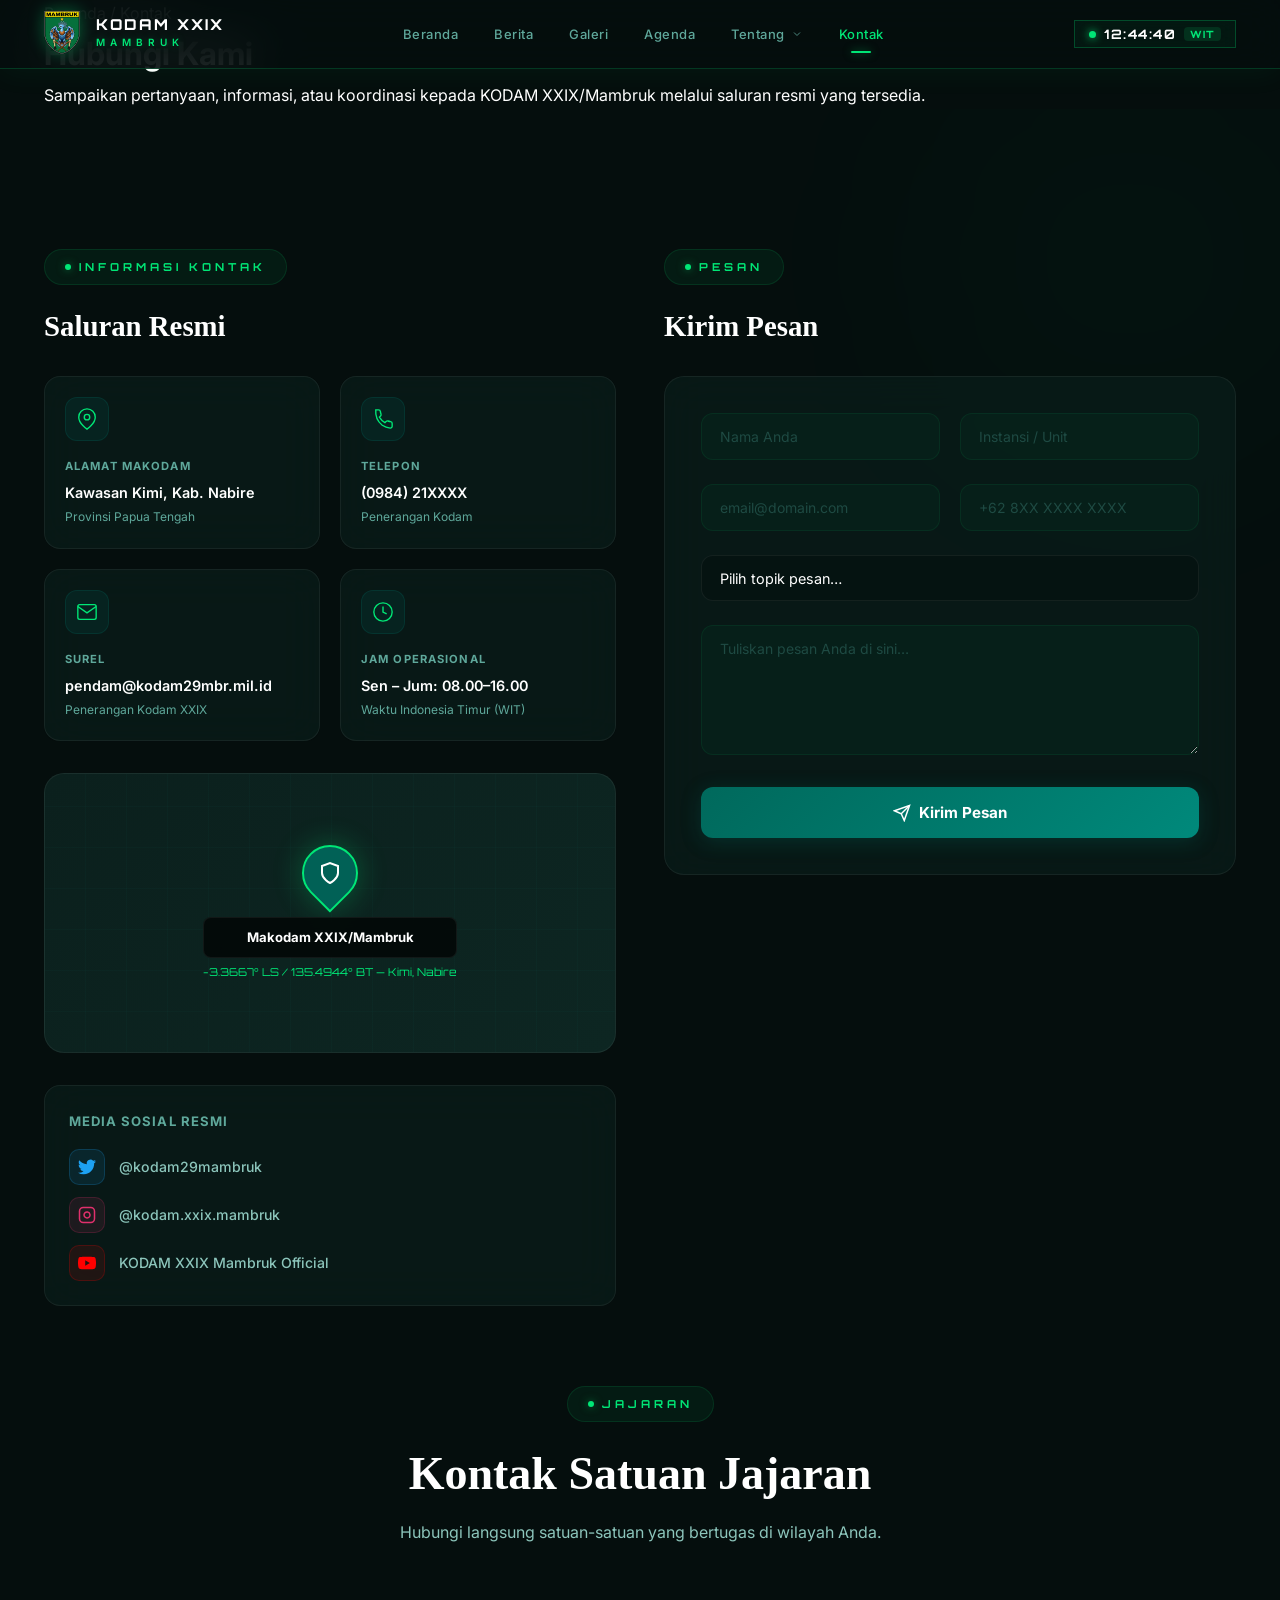
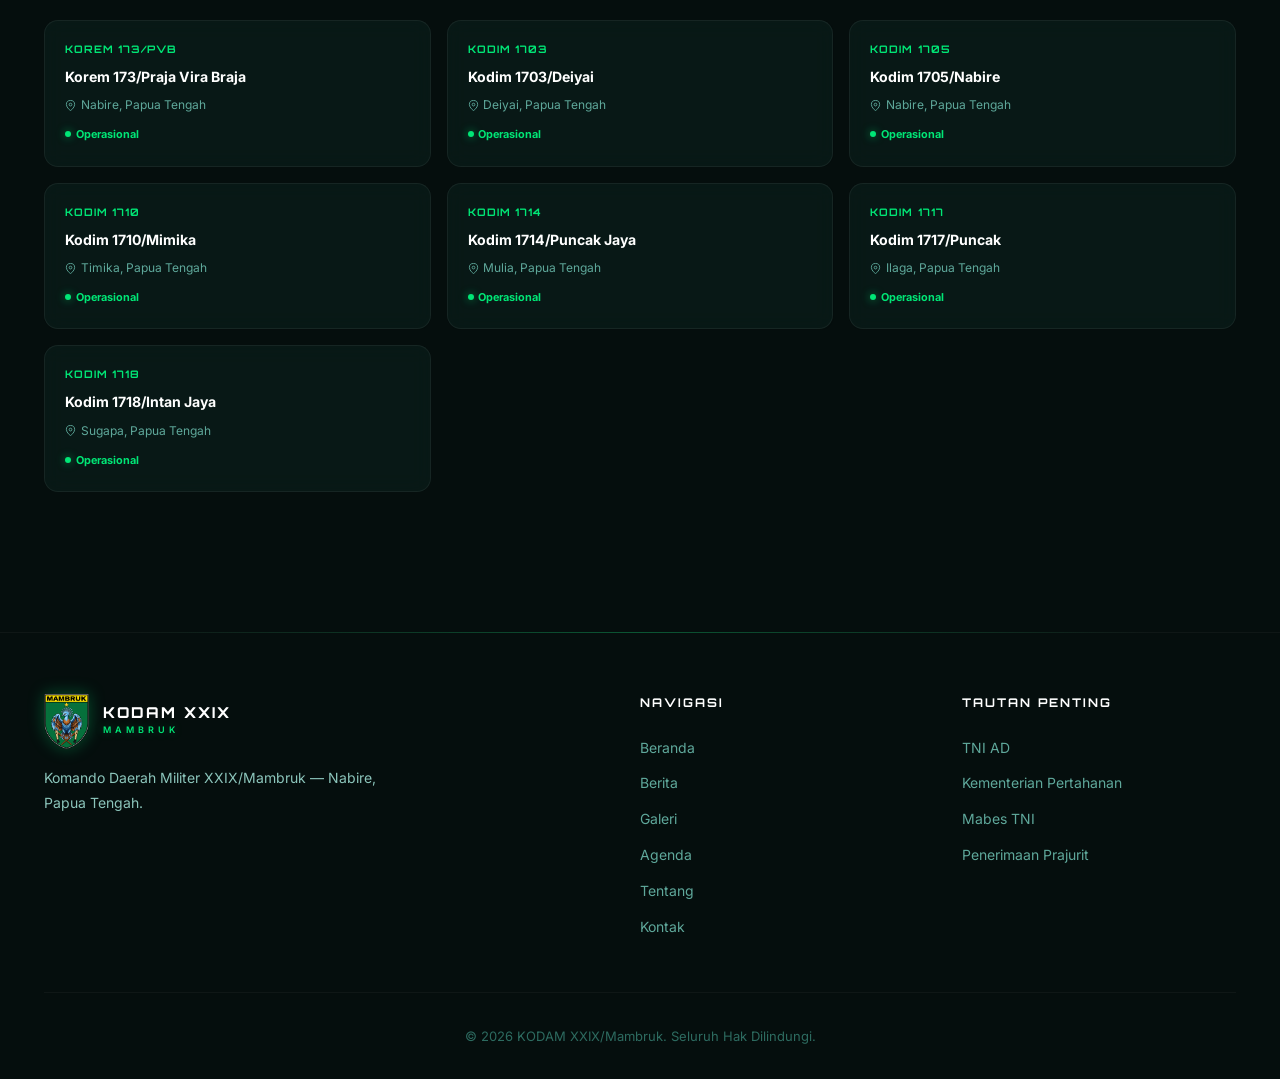
<file: kontak.html>
<!DOCTYPE html>
<html lang="id">
<head>
    <meta charset="UTF-8">
    <meta name="viewport" content="width=device-width, initial-scale=1.0">
    <meta name="description" content="Kontak KODAM XXIX/Mambruk — Hubungi kami untuk informasi, koordinasi, dan layanan pengaduan masyarakat">
    <title>Kontak | KODAM XXIX/Mambruk</title>
    <link rel="preconnect" href="https://fonts.googleapis.com">
    <link rel="preconnect" href="https://fonts.gstatic.com" crossorigin>
    <link href="https://fonts.googleapis.com/css2?family=Inter:wght@300;400;500;600;700;800;900&family=Orbitron:wght@400;500;600;700;800;900&display=swap" rel="stylesheet">
    <link rel="stylesheet" href="style.css">
    <style>
        /* ---- Kontak Page Styles ---- */
        .kontak-layout {
            display: grid;
            grid-template-columns: 1fr 1fr;
            gap: 3rem;
            align-items: start;
        }
        @media (max-width: 900px) { .kontak-layout { grid-template-columns: 1fr; } }

        /* Contact Info Cards */
        .kontak-info-grid {
            display: grid;
            grid-template-columns: 1fr 1fr;
            gap: 1.25rem;
            margin-bottom: 2rem;
        }
        @media (max-width: 500px) { .kontak-info-grid { grid-template-columns: 1fr; } }

        .kontak-info-card {
            background: var(--glass-bg);
            border: 1px solid var(--glass-border);
            border-radius: 16px;
            padding: 1.25rem;
            backdrop-filter: blur(var(--glass-blur));
            position: relative;
            overflow: hidden;
            transition: transform 0.3s var(--ease-out), box-shadow 0.3s;
        }
        .kontak-info-card:hover { transform: translateY(-4px); box-shadow: var(--shadow-md); }
        .kontak-info-card .card-glow {
            position: absolute;
            inset: 0;
            background: radial-gradient(circle at 50% 0%, rgba(0,137,123,0.08), transparent 60%);
            pointer-events: none;
        }
        .kontak-info-icon {
            width: 44px;
            height: 44px;
            background: rgba(0,105,92,0.15);
            border: 1px solid rgba(0,105,92,0.25);
            border-radius: 12px;
            display: flex;
            align-items: center;
            justify-content: center;
            margin-bottom: 1rem;
            color: var(--green-neon);
        }
        .kontak-info-label {
            font-size: 0.7rem;
            font-weight: 700;
            letter-spacing: 0.1em;
            text-transform: uppercase;
            color: var(--gray-400);
            margin-bottom: 0.4rem;
        }
        .kontak-info-value {
            font-size: 0.9rem;
            font-weight: 600;
            color: var(--white);
            line-height: 1.5;
        }
        .kontak-info-sub {
            font-size: 0.75rem;
            color: var(--gray-400);
            margin-top: 0.2rem;
        }

        /* Map Placeholder */
        .kontak-map {
            background: linear-gradient(135deg, var(--dark-card), var(--gray-900));
            border: 1px solid var(--glass-border);
            border-radius: 20px;
            overflow: hidden;
            height: 280px;
            position: relative;
            display: flex;
            align-items: center;
            justify-content: center;
            margin-bottom: 2rem;
        }
        .kontak-map-overlay {
            position: absolute;
            inset: 0;
            background: 
                repeating-linear-gradient(0deg, transparent, transparent 40px, rgba(0,137,123,0.04) 40px, rgba(0,137,123,0.04) 41px),
                repeating-linear-gradient(90deg, transparent, transparent 40px, rgba(0,137,123,0.04) 40px, rgba(0,137,123,0.04) 41px);
        }
        .kontak-map-pin {
            position: relative;
            z-index: 1;
            text-align: center;
        }
        .kontak-map-pin-icon {
            width: 56px;
            height: 56px;
            background: rgba(0,105,92,0.9);
            border: 2px solid var(--green-neon);
            border-radius: 50% 50% 50% 0;
            transform: rotate(-45deg);
            margin: 0 auto 1rem;
            display: flex;
            align-items: center;
            justify-content: center;
            box-shadow: 0 0 30px rgba(0,230,118,0.3);
            animation: pinPulse 2s ease-in-out infinite;
        }
        .kontak-map-pin-icon svg { transform: rotate(45deg); }
        @keyframes pinPulse {
            0%, 100% { box-shadow: 0 0 20px rgba(0,230,118,0.3); }
            50% { box-shadow: 0 0 40px rgba(0,230,118,0.6); }
        }
        .kontak-map-label {
            background: rgba(0,0,0,0.7);
            border: 1px solid var(--glass-border);
            border-radius: 8px;
            padding: 0.5rem 1rem;
            font-size: 0.82rem;
            font-weight: 700;
            color: var(--white);
            backdrop-filter: blur(8px);
        }
        .kontak-map-coord {
            font-family: var(--font-mono);
            font-size: 0.68rem;
            color: var(--green-neon);
            margin-top: 0.3rem;
        }

        /* Contact Form */
        .kontak-form-card {
            background: var(--glass-bg);
            border: 1px solid var(--glass-border);
            border-radius: 20px;
            padding: 2.25rem;
            backdrop-filter: blur(var(--glass-blur));
            position: relative;
            overflow: hidden;
        }
        .kontak-form-card .card-glow {
            position: absolute;
            inset: 0;
            background: radial-gradient(circle at 50% 0%, rgba(0,137,123,0.06), transparent 60%);
            pointer-events: none;
        }
        .form-group {
            margin-bottom: 1.5rem;
        }
        .form-label {
            display: block;
            font-size: 0.8rem;
            font-weight: 700;
            letter-spacing: 0.06em;
            text-transform: uppercase;
            color: var(--gray-300);
            margin-bottom: 0.5rem;
        }
        .form-label span { color: #f44336; margin-left: 2px; }
        .form-input,
        .form-select,
        .form-textarea {
            width: 100%;
            padding: 0.85rem 1.1rem;
            background: rgba(0,0,0,0.2);
            border: 1px solid var(--glass-border);
            border-radius: 12px;
            color: var(--white);
            font-family: var(--font-primary);
            font-size: 0.9rem;
            outline: none;
            transition: border-color 0.3s, box-shadow 0.3s;
            -webkit-appearance: none;
        }
        .form-input::placeholder,
        .form-textarea::placeholder { color: rgba(255,255,255,0.25); }
        .form-input:focus,
        .form-select:focus,
        .form-textarea:focus {
            border-color: var(--green-medium);
            box-shadow: 0 0 0 3px rgba(0,137,123,0.15);
        }
        .form-select option { background: var(--dark-card); }
        .form-textarea { resize: vertical; min-height: 130px; }
        .form-row {
            display: grid;
            grid-template-columns: 1fr 1fr;
            gap: 1.25rem;
        }
        @media (max-width: 500px) { .form-row { grid-template-columns: 1fr; } }
        .form-submit {
            width: 100%;
            padding: 1rem;
            background: linear-gradient(135deg, var(--green-primary), var(--green-medium));
            border: none;
            border-radius: 12px;
            color: #fff;
            font-family: var(--font-primary);
            font-size: 0.95rem;
            font-weight: 700;
            cursor: pointer;
            display: flex;
            align-items: center;
            justify-content: center;
            gap: 0.5rem;
            transition: all 0.3s var(--ease-out);
            box-shadow: 0 4px 20px rgba(0,105,92,0.3);
        }
        .form-submit:hover {
            transform: translateY(-2px);
            box-shadow: 0 8px 30px rgba(0,105,92,0.5);
        }
        .form-submit:active { transform: translateY(0); }

        /* Success Message */
        .form-success {
            display: none;
            text-align: center;
            padding: 2rem;
        }
        .form-success.show { display: block; }
        .form-success-icon {
            width: 64px;
            height: 64px;
            background: rgba(0,230,118,0.1);
            border: 2px solid rgba(0,230,118,0.3);
            border-radius: 50%;
            display: flex;
            align-items: center;
            justify-content: center;
            margin: 0 auto 1rem;
            color: var(--green-neon);
        }

        /* Satuan Kontak Grid */
        .satuan-kontak-grid {
            display: grid;
            grid-template-columns: repeat(3, 1fr);
            gap: 1rem;
            margin-top: 3rem;
        }
        @media (max-width: 900px) { .satuan-kontak-grid { grid-template-columns: repeat(2, 1fr); } }
        @media (max-width: 500px) { .satuan-kontak-grid { grid-template-columns: 1fr; } }

        .satuan-kontak-card {
            background: var(--glass-bg);
            border: 1px solid var(--glass-border);
            border-radius: 14px;
            padding: 1.25rem;
            position: relative;
            transition: transform 0.3s var(--ease-out);
            backdrop-filter: blur(10px);
        }
        .satuan-kontak-card:hover { transform: translateY(-4px); }
        .satuan-kontak-card .card-glow {
            position: absolute;
            inset: 0;
            background: radial-gradient(circle at 50% 0%, rgba(0,137,123,0.07), transparent 60%);
            pointer-events: none;
        }
        .satuan-kontak-num {
            font-family: var(--font-mono);
            font-size: 0.65rem;
            font-weight: 700;
            color: var(--green-neon);
            letter-spacing: 0.1em;
            margin-bottom: 0.4rem;
        }
        .satuan-kontak-name {
            font-size: 0.88rem;
            font-weight: 700;
            color: var(--white);
            margin-bottom: 0.4rem;
        }
        .satuan-kontak-loc {
            font-size: 0.75rem;
            color: var(--gray-400);
            display: flex;
            align-items: center;
            gap: 0.3rem;
        }
        .satuan-kontak-loc svg { width: 11px; height: 11px; }
        .satuan-kontak-status {
            display: inline-flex;
            align-items: center;
            gap: 0.3rem;
            font-size: 0.68rem;
            font-weight: 700;
            color: var(--green-neon);
            margin-top: 0.6rem;
        }
    </style>
</head>
<body class="inner-page">

<div class="cursor-glow" id="cursorGlow"></div>

<!-- NAVIGATION -->
<nav id="navbar" class="navbar scrolled">
    <div class="nav-container">
        <a href="index.html" class="nav-logo">
            <div class="logo-icon"><img src="LOGO_KODAM_XXIX_MAMBRUK.png" alt="Logo KODAM XXIX Mambruk" class="nav-logo-img"></div>
            <div class="logo-text"><span class="logo-title">KODAM XXIX</span><span class="logo-subtitle">MAMBRUK</span></div>
        </a>
        <div class="nav-links" id="navLinks">
            <a href="index.html" class="nav-link">Beranda</a>
            <a href="berita.html" class="nav-link">Berita</a>
            <a href="galeri.html" class="nav-link">Galeri</a>
            <a href="agenda.html" class="nav-link">Agenda</a>
            <div class="nav-dropdown">
                <a href="tentang.html" class="nav-link nav-dropdown-toggle">Tentang <svg width="12" height="12" viewBox="0 0 24 24" fill="none" stroke="currentColor" stroke-width="2"><path d="M6 9l6 6 6-6"/></svg></a>
                <div class="nav-dropdown-menu">
                    <a href="tentang.html#profil" class="dropdown-item">Profil</a>
                    <a href="tentang.html#visi-misi" class="dropdown-item">Visi &amp; Misi</a>
                    <a href="tentang.html#sejarah" class="dropdown-item">Sejarah</a>
                </div>
            </div>
            <a href="kontak.html" class="nav-link active">Kontak</a>
        </div>
        <div class="nav-clock" id="navClock" title="Waktu Operasional Komando (WIT)">
            <span class="nav-clock-dot"></span>
            <span class="nav-clock-time">--:--:--</span>
            <span class="nav-clock-zone">WIT</span>
        </div>
        <button class="nav-toggle" id="navToggle" aria-label="Toggle navigation"><span></span><span></span><span></span></button>
    </div>
</nav>

<!-- PAGE HERO -->
<div class="page-hero">
    <div class="page-hero-bg"></div>
    <div class="container">
        <div class="breadcrumb"><a href="index.html">Beranda</a> <span>/</span> <span>Kontak</span></div>
        <h1 class="page-hero-title">Hubungi Kami</h1>
        <p class="page-hero-desc">Sampaikan pertanyaan, informasi, atau koordinasi kepada KODAM XXIX/Mambruk melalui saluran resmi yang tersedia.</p>
    </div>
</div>

<!-- KONTAK SECTION -->
<section class="section">
    <div class="section-blob blob-1"></div>
    <div class="container">
        <div class="kontak-layout">

            <!-- Left: Info + Map -->
            <div>
                <div class="section-header" style="text-align:left; margin-bottom:2rem;">
                    <span class="section-tag"><span class="tag-dot"></span>Informasi Kontak</span>
                    <h2 class="section-title" style="font-size:1.8rem;">Saluran Resmi</h2>
                </div>

                <!-- Info Cards -->
                <div class="kontak-info-grid">
                    <div class="kontak-info-card">
                        <div class="card-glow"></div>
                        <div class="kontak-info-icon">
                            <svg width="22" height="22" viewBox="0 0 24 24" fill="none" stroke="currentColor" stroke-width="1.5"><path d="M21 10c0 7-9 13-9 13s-9-6-9-13a9 9 0 0 1 18 0z"/><circle cx="12" cy="10" r="3"/></svg>
                        </div>
                        <div class="kontak-info-label">Alamat Makodam</div>
                        <div class="kontak-info-value">Kawasan Kimi, Kab. Nabire</div>
                        <div class="kontak-info-sub">Provinsi Papua Tengah</div>
                    </div>

                    <div class="kontak-info-card">
                        <div class="card-glow"></div>
                        <div class="kontak-info-icon">
                            <svg width="22" height="22" viewBox="0 0 24 24" fill="none" stroke="currentColor" stroke-width="1.5"><path d="M22 16.92v3a2 2 0 0 1-2.18 2 19.79 19.79 0 0 1-8.63-3.07A19.5 19.5 0 0 1 4.11 2h3a2 2 0 0 1 2 1.72 12.84 12.84 0 0 0 .7 2.81 2 2 0 0 1-.45 2.11L8.09 9.91a16 16 0 0 0 6 6l1.27-1.27a2 2 0 0 1 2.11-.45 12.84 12.84 0 0 0 2.81.7A2 2 0 0 1 22 16.92z"/></svg>
                        </div>
                        <div class="kontak-info-label">Telepon</div>
                        <div class="kontak-info-value">(0984) 21XXXX</div>
                        <div class="kontak-info-sub">Penerangan Kodam</div>
                    </div>

                    <div class="kontak-info-card">
                        <div class="card-glow"></div>
                        <div class="kontak-info-icon">
                            <svg width="22" height="22" viewBox="0 0 24 24" fill="none" stroke="currentColor" stroke-width="1.5"><path d="M4 4h16c1.1 0 2 .9 2 2v12c0 1.1-.9 2-2 2H4c-1.1 0-2-.9-2-2V6c0-1.1.9-2 2-2z"/><polyline points="22,6 12,13 2,6"/></svg>
                        </div>
                        <div class="kontak-info-label">Surel</div>
                        <div class="kontak-info-value">pendam@kodam29mbr.mil.id</div>
                        <div class="kontak-info-sub">Penerangan Kodam XXIX</div>
                    </div>

                    <div class="kontak-info-card">
                        <div class="card-glow"></div>
                        <div class="kontak-info-icon">
                            <svg width="22" height="22" viewBox="0 0 24 24" fill="none" stroke="currentColor" stroke-width="1.5"><circle cx="12" cy="12" r="10"/><polyline points="12 6 12 12 16 14"/></svg>
                        </div>
                        <div class="kontak-info-label">Jam Operasional</div>
                        <div class="kontak-info-value">Sen – Jum: 08.00–16.00</div>
                        <div class="kontak-info-sub">Waktu Indonesia Timur (WIT)</div>
                    </div>
                </div>

                <!-- Map -->
                <div class="kontak-map">
                    <div class="kontak-map-overlay"></div>
                    <div class="kontak-map-pin">
                        <div class="kontak-map-pin-icon">
                            <svg width="24" height="24" viewBox="0 0 24 24" fill="none" stroke="currentColor" stroke-width="2"><path d="M12 22s8-4 8-10V5l-8-3-8 3v7c0 6 8 10 8 10z"/></svg>
                        </div>
                        <div class="kontak-map-label">Makodam XXIX/Mambruk</div>
                        <div class="kontak-map-coord">-3.3667° LS / 135.4944° BT — Kimi, Nabire</div>
                    </div>
                </div>

                <!-- Social Media -->
                <div class="glass-card" style="padding:1.5rem; border-radius:16px;">
                    <div class="card-glow"></div>
                    <h4 style="font-size:0.82rem; font-weight:700; letter-spacing:0.08em; text-transform:uppercase; color:var(--gray-400); margin-bottom:1rem;">Media Sosial Resmi</h4>
                    <div style="display:flex; flex-direction:column; gap:0.75rem;">
                        <a href="#" style="display:flex; align-items:center; gap:0.85rem; text-decoration:none; color:var(--gray-300); font-size:0.88rem; font-weight:500; transition:color 0.3s;" onmouseenter="this.style.color='#fff'" onmouseleave="this.style.color='var(--gray-300)'">
                            <div style="width:36px;height:36px;background:rgba(29,161,242,0.1);border:1px solid rgba(29,161,242,0.2);border-radius:10px;display:flex;align-items:center;justify-content:center;color:#1DA1F2;">
                                <svg width="18" height="18" viewBox="0 0 24 24" fill="currentColor"><path d="M23.953 4.57a10 10 0 01-2.825.775 4.958 4.958 0 002.163-2.723c-.951.555-2.005.959-3.127 1.184a4.92 4.92 0 00-8.384 4.482C7.69 8.095 4.067 6.13 1.64 3.162a4.822 4.822 0 00-.666 2.475c0 1.71.87 3.213 2.188 4.096a4.904 4.904 0 01-2.228-.616v.06a4.923 4.923 0 003.946 4.827 4.996 4.996 0 01-2.212.085 4.936 4.936 0 004.604 3.417 9.867 9.867 0 01-6.102 2.105c-.39 0-.779-.023-1.17-.067a13.995 13.995 0 007.557 2.209c9.053 0 13.998-7.496 13.998-13.985 0-.21 0-.42-.015-.63A9.935 9.935 0 0024 4.59z"/></svg>
                            </div>
                            @kodam29mambruk
                        </a>
                        <a href="#" style="display:flex; align-items:center; gap:0.85rem; text-decoration:none; color:var(--gray-300); font-size:0.88rem; font-weight:500; transition:color 0.3s;" onmouseenter="this.style.color='#fff'" onmouseleave="this.style.color='var(--gray-300)'">
                            <div style="width:36px;height:36px;background:rgba(225,48,108,0.1);border:1px solid rgba(225,48,108,0.2);border-radius:10px;display:flex;align-items:center;justify-content:center;color:#E1306C;">
                                <svg width="18" height="18" viewBox="0 0 24 24" fill="none" stroke="currentColor" stroke-width="2"><rect x="2" y="2" width="20" height="20" rx="5"/><path d="M16 11.37A4 4 0 1 1 12.63 8 4 4 0 0 1 16 11.37z"/><line x1="17.5" y1="6.5" x2="17.51" y2="6.5"/></svg>
                            </div>
                            @kodam.xxix.mambruk
                        </a>
                        <a href="#" style="display:flex; align-items:center; gap:0.85rem; text-decoration:none; color:var(--gray-300); font-size:0.88rem; font-weight:500; transition:color 0.3s;" onmouseenter="this.style.color='#fff'" onmouseleave="this.style.color='var(--gray-300)'">
                            <div style="width:36px;height:36px;background:rgba(255,0,0,0.1);border:1px solid rgba(255,0,0,0.2);border-radius:10px;display:flex;align-items:center;justify-content:center;color:#FF0000;">
                                <svg width="18" height="18" viewBox="0 0 24 24" fill="currentColor"><path d="M23.495 6.205a3.007 3.007 0 0 0-2.088-2.088c-1.87-.501-9.396-.501-9.396-.501s-7.507-.01-9.396.501A3.007 3.007 0 0 0 .527 6.205a31.247 31.247 0 0 0-.522 5.805 31.247 31.247 0 0 0 .522 5.783 3.007 3.007 0 0 0 2.088 2.088c1.868.502 9.396.502 9.396.502s7.506 0 9.396-.502a3.007 3.007 0 0 0 2.088-2.088 31.247 31.247 0 0 0 .5-5.783 31.247 31.247 0 0 0-.5-5.805zM9.609 15.601V8.408l6.264 3.602z"/></svg>
                            </div>
                            KODAM XXIX Mambruk Official
                        </a>
                    </div>
                </div>
            </div>

            <!-- Right: Form -->
            <div>
                <div class="section-header" style="text-align:left; margin-bottom:2rem;">
                    <span class="section-tag"><span class="tag-dot"></span>Pesan</span>
                    <h2 class="section-title" style="font-size:1.8rem;">Kirim Pesan</h2>
                </div>

                <div class="kontak-form-card">
                    <div class="card-glow"></div>

                    <form id="kontakForm">
                        <div class="form-row">
                            <div class="form-group">
                                <label class="form-label" for="namaInput">Nama Lengkap <span>*</span></label>
                                <input class="form-input" type="text" id="namaInput" placeholder="Nama Anda" required>
                            </div>
                            <div class="form-group">
                                <label class="form-label" for="instansiInput">Instansi / Unit</label>
                                <input class="form-input" type="text" id="instansiInput" placeholder="Instansi / Unit">
                            </div>
                        </div>

                        <div class="form-row">
                            <div class="form-group">
                                <label class="form-label" for="emailInput">Alamat Surel <span>*</span></label>
                                <input class="form-input" type="email" id="emailInput" placeholder="email@domain.com" required>
                            </div>
                            <div class="form-group">
                                <label class="form-label" for="teleponInput">Nomor Telepon</label>
                                <input class="form-input" type="tel" id="teleponInput" placeholder="+62 8XX XXXX XXXX">
                            </div>
                        </div>

                        <div class="form-group">
                            <label class="form-label" for="topikSelect">Topik Pesan <span>*</span></label>
                            <select class="form-select" id="topikSelect" required>
                                <option value="" disabled selected>Pilih topik pesan…</option>
                                <option value="informasi">Permohonan Informasi</option>
                                <option value="koordinasi">Koordinasi Kegiatan</option>
                                <option value="pengaduan">Pengaduan Masyarakat</option>
                                <option value="media">Permintaan Wawancara / Media</option>
                                <option value="kerjasama">Permohonan Kerjasama</option>
                                <option value="lainnya">Lainnya</option>
                            </select>
                        </div>

                        <div class="form-group">
                            <label class="form-label" for="pesanInput">Pesan <span>*</span></label>
                            <textarea class="form-textarea" id="pesanInput" placeholder="Tuliskan pesan Anda di sini…" required></textarea>
                        </div>

                        <button class="form-submit" type="submit" id="submitBtn">
                            <svg width="18" height="18" viewBox="0 0 24 24" fill="none" stroke="currentColor" stroke-width="2"><line x1="22" y1="2" x2="11" y2="13"/><polygon points="22 2 15 22 11 13 2 9 22 2"/></svg>
                            Kirim Pesan
                        </button>
                    </form>

                    <div class="form-success" id="formSuccess">
                        <div class="form-success-icon">
                            <svg width="28" height="28" viewBox="0 0 24 24" fill="none" stroke="currentColor" stroke-width="2"><polyline points="20 6 9 17 4 12"/></svg>
                        </div>
                        <h3 style="color:var(--white); margin-bottom:0.5rem;">Pesan Terkirim!</h3>
                        <p style="color:var(--gray-300); font-size:0.88rem;">Terima kasih telah menghubungi KODAM XXIX/Mambruk. Tim kami akan merespons dalam 2×24 jam kerja.</p>
                    </div>
                </div>
            </div>

        </div>

        <!-- Satuan Kontak -->
        <div id="satuan" style="margin-top: 5rem;">
            <div class="section-header">
                <span class="section-tag"><span class="tag-dot"></span>Jajaran</span>
                <h2 class="section-title">Kontak Satuan Jajaran</h2>
                <p class="section-desc">Hubungi langsung satuan-satuan yang bertugas di wilayah Anda.</p>
            </div>

            <div class="satuan-kontak-grid">
                <div class="satuan-kontak-card">
                    <div class="card-glow"></div>
                    <div class="satuan-kontak-num">KOREM 173/PVB</div>
                    <div class="satuan-kontak-name">Korem 173/Praja Vira Braja</div>
                    <div class="satuan-kontak-loc"><svg viewBox="0 0 24 24" fill="none" stroke="currentColor" stroke-width="2"><path d="M21 10c0 7-9 13-9 13s-9-6-9-13a9 9 0 0 1 18 0z"/><circle cx="12" cy="10" r="3"/></svg>Nabire, Papua Tengah</div>
                    <div class="satuan-kontak-status"><span class="status-dot"></span>Operasional</div>
                </div>

                <div class="satuan-kontak-card">
                    <div class="card-glow"></div>
                    <div class="satuan-kontak-num">KODIM 1703</div>
                    <div class="satuan-kontak-name">Kodim 1703/Deiyai</div>
                    <div class="satuan-kontak-loc"><svg viewBox="0 0 24 24" fill="none" stroke="currentColor" stroke-width="2"><path d="M21 10c0 7-9 13-9 13s-9-6-9-13a9 9 0 0 1 18 0z"/><circle cx="12" cy="10" r="3"/></svg>Deiyai, Papua Tengah</div>
                    <div class="satuan-kontak-status"><span class="status-dot"></span>Operasional</div>
                </div>

                <div class="satuan-kontak-card">
                    <div class="card-glow"></div>
                    <div class="satuan-kontak-num">KODIM 1705</div>
                    <div class="satuan-kontak-name">Kodim 1705/Nabire</div>
                    <div class="satuan-kontak-loc"><svg viewBox="0 0 24 24" fill="none" stroke="currentColor" stroke-width="2"><path d="M21 10c0 7-9 13-9 13s-9-6-9-13a9 9 0 0 1 18 0z"/><circle cx="12" cy="10" r="3"/></svg>Nabire, Papua Tengah</div>
                    <div class="satuan-kontak-status"><span class="status-dot"></span>Operasional</div>
                </div>

                <div class="satuan-kontak-card">
                    <div class="card-glow"></div>
                    <div class="satuan-kontak-num">KODIM 1710</div>
                    <div class="satuan-kontak-name">Kodim 1710/Mimika</div>
                    <div class="satuan-kontak-loc"><svg viewBox="0 0 24 24" fill="none" stroke="currentColor" stroke-width="2"><path d="M21 10c0 7-9 13-9 13s-9-6-9-13a9 9 0 0 1 18 0z"/><circle cx="12" cy="10" r="3"/></svg>Timika, Papua Tengah</div>
                    <div class="satuan-kontak-status"><span class="status-dot"></span>Operasional</div>
                </div>

                <div class="satuan-kontak-card">
                    <div class="card-glow"></div>
                    <div class="satuan-kontak-num">KODIM 1714</div>
                    <div class="satuan-kontak-name">Kodim 1714/Puncak Jaya</div>
                    <div class="satuan-kontak-loc"><svg viewBox="0 0 24 24" fill="none" stroke="currentColor" stroke-width="2"><path d="M21 10c0 7-9 13-9 13s-9-6-9-13a9 9 0 0 1 18 0z"/><circle cx="12" cy="10" r="3"/></svg>Mulia, Papua Tengah</div>
                    <div class="satuan-kontak-status"><span class="status-dot"></span>Operasional</div>
                </div>

                <div class="satuan-kontak-card">
                    <div class="card-glow"></div>
                    <div class="satuan-kontak-num">KODIM 1717</div>
                    <div class="satuan-kontak-name">Kodim 1717/Puncak</div>
                    <div class="satuan-kontak-loc"><svg viewBox="0 0 24 24" fill="none" stroke="currentColor" stroke-width="2"><path d="M21 10c0 7-9 13-9 13s-9-6-9-13a9 9 0 0 1 18 0z"/><circle cx="12" cy="10" r="3"/></svg>Ilaga, Papua Tengah</div>
                    <div class="satuan-kontak-status"><span class="status-dot"></span>Operasional</div>
                </div>

                <div class="satuan-kontak-card">
                    <div class="card-glow"></div>
                    <div class="satuan-kontak-num">KODIM 1718</div>
                    <div class="satuan-kontak-name">Kodim 1718/Intan Jaya</div>
                    <div class="satuan-kontak-loc"><svg viewBox="0 0 24 24" fill="none" stroke="currentColor" stroke-width="2"><path d="M21 10c0 7-9 13-9 13s-9-6-9-13a9 9 0 0 1 18 0z"/><circle cx="12" cy="10" r="3"/></svg>Sugapa, Papua Tengah</div>
                    <div class="satuan-kontak-status"><span class="status-dot"></span>Operasional</div>
                </div>
            </div>
        </div>

    </div>
</section>

<!-- FOOTER -->
<footer class="footer">
    <div class="footer-glow-line"></div>
    <div class="container">
        <div class="footer-grid">
            <div class="footer-brand">
                <div class="footer-logo">
                    <img src="LOGO_KODAM_XXIX_MAMBRUK.png" alt="Logo KODAM XXIX Mambruk" class="footer-logo-img">
                    <div><span class="footer-title">KODAM XXIX</span><span class="footer-subtitle">MAMBRUK</span></div>
                </div>
                <p>Komando Daerah Militer XXIX/Mambruk — Nabire, Papua Tengah.</p>
            </div>
            <div class="footer-links">
                <h4>Navigasi</h4>
                <a href="index.html">Beranda</a>
                <a href="berita.html">Berita</a>
                <a href="galeri.html">Galeri</a>
                <a href="agenda.html">Agenda</a>
                <a href="tentang.html">Tentang</a>
                <a href="kontak.html">Kontak</a>
            </div>
            <div class="footer-links">
                <h4>Tautan Penting</h4>
                <a href="#">TNI AD</a>
                <a href="#">Kementerian Pertahanan</a>
                <a href="#">Mabes TNI</a>
                <a href="#">Penerimaan Prajurit</a>
            </div>
        </div>
        <div class="footer-bottom"><p>&copy; 2026 KODAM XXIX/Mambruk. Seluruh Hak Dilindungi.</p></div>
    </div>
</footer>

<button class="back-to-top" id="backToTop" aria-label="Back to top">
    <svg width="20" height="20" viewBox="0 0 24 24" fill="none" stroke="currentColor" stroke-width="2"><path d="M18 15l-6-6-6 6"/></svg>
</button>

<script src="script.js"></script>
<script>
    // Form submission
    const kontakForm = document.getElementById('kontakForm');
    const formSuccess = document.getElementById('formSuccess');

    kontakForm.addEventListener('submit', (e) => {
        e.preventDefault();
        const btn = document.getElementById('submitBtn');
        btn.textContent = 'Mengirim…';
        btn.disabled = true;
        btn.style.opacity = '0.7';

        setTimeout(() => {
            kontakForm.style.display = 'none';
            formSuccess.classList.add('show');
        }, 1500);
    });
</script>
</body>
</html>
</file>
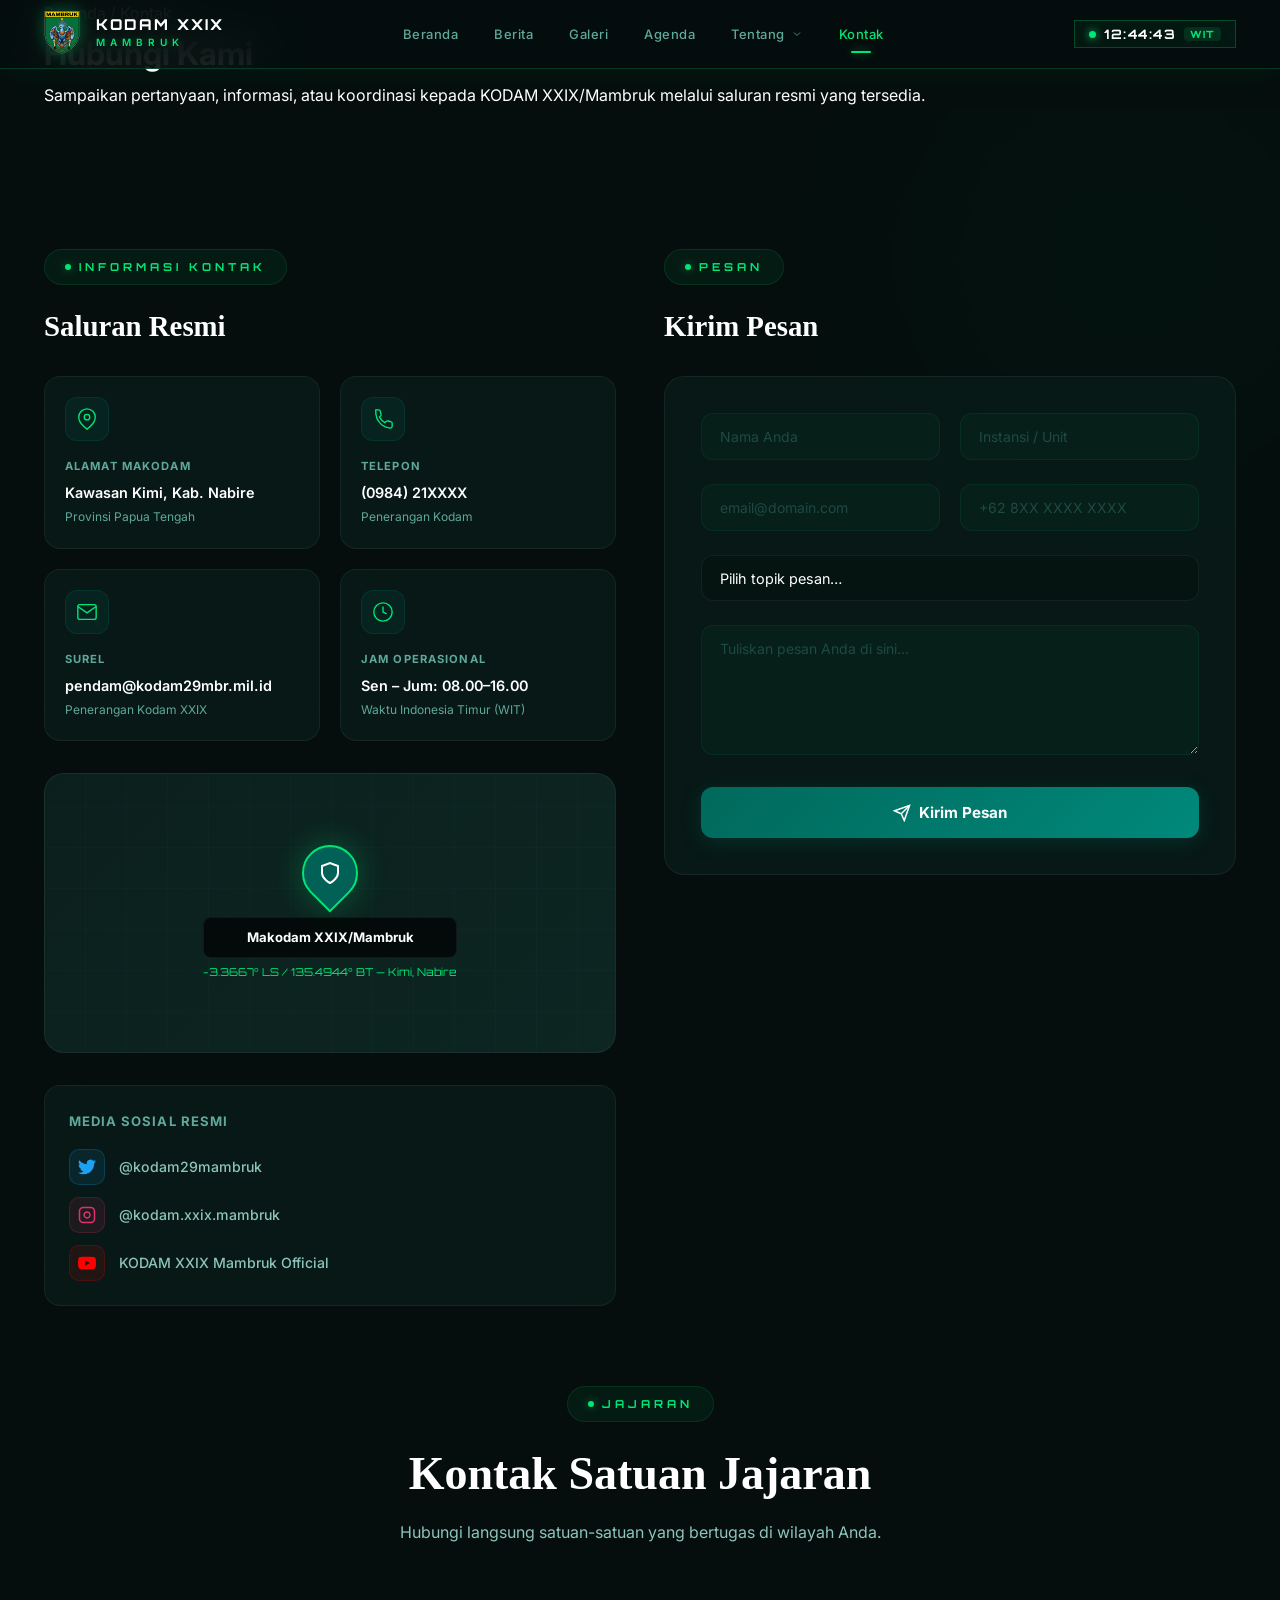
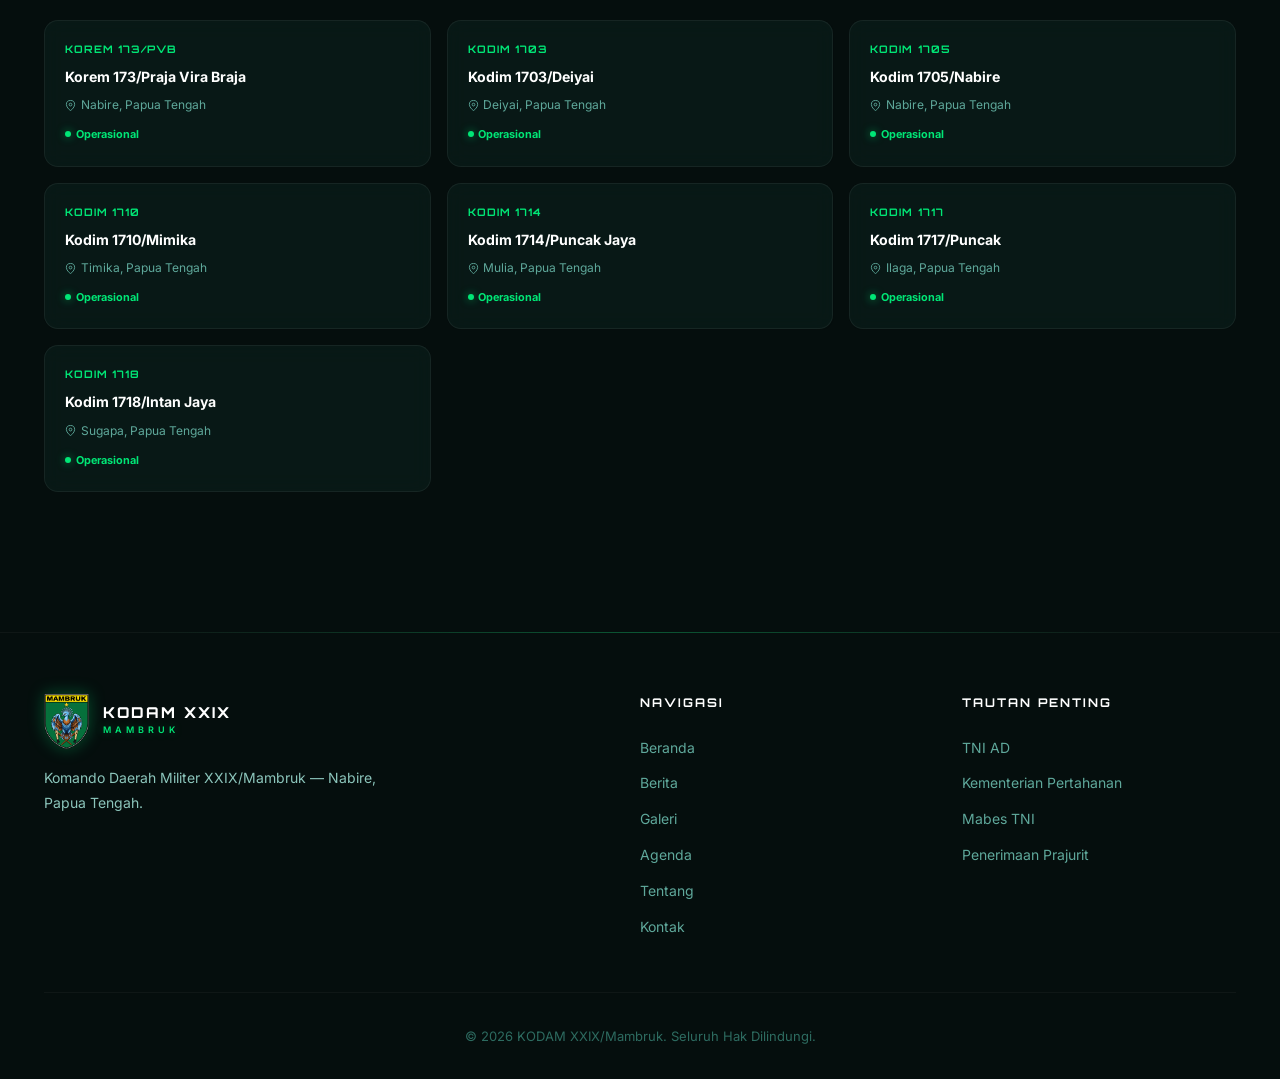
<file: satuan.html>
<!DOCTYPE html>
<html lang="id">
<head>
    <meta charset="UTF-8">
    <meta name="viewport" content="width=device-width, initial-scale=1.0">
    <meta name="description" content="Satuan Jajaran KODAM XXIX/Mambruk — Korem, Kodim, dan seluruh satuan kewilayahan di Papua Tengah">
    <title>Satuan | KODAM XXIX/Mambruk</title>
    <link rel="preconnect" href="https://fonts.googleapis.com">
    <link rel="preconnect" href="https://fonts.gstatic.com" crossorigin>
    <link href="https://fonts.googleapis.com/css2?family=Inter:wght@300;400;500;600;700;800;900&family=Orbitron:wght@400;500;600;700;800;900&display=swap" rel="stylesheet">
    <link rel="stylesheet" href="style.css">
    <meta http-equiv="refresh" content="0; url=kontak.html#satuan">
    <script>window.location.replace("kontak.html#satuan");</script>
</head>
<body class="inner-page">

<div class="cursor-glow" id="cursorGlow"></div>

<!-- NAVIGATION -->
<nav id="navbar" class="navbar scrolled">
    <div class="nav-container">
        <a href="index.html" class="nav-logo">
            <div class="logo-icon"><img src="LOGO_KODAM_XXIX_MAMBRUK.png" alt="Logo KODAM XXIX Mambruk" class="nav-logo-img"></div>
            <div class="logo-text"><span class="logo-title">KODAM XXIX</span><span class="logo-subtitle">MAMBRUK</span></div>
        </a>
        <div class="nav-links" id="navLinks">
            <a href="index.html" class="nav-link">Beranda</a>
            <a href="berita.html" class="nav-link">Berita</a>
            <a href="galeri.html" class="nav-link">Galeri</a>
            <a href="agenda.html" class="nav-link">Agenda</a>
            <div class="nav-dropdown">
                <a href="tentang.html" class="nav-link nav-dropdown-toggle">Tentang <svg width="12" height="12" viewBox="0 0 24 24" fill="none" stroke="currentColor" stroke-width="2"><path d="M6 9l6 6 6-6"/></svg></a>
                <div class="nav-dropdown-menu">
                    <a href="tentang.html#profil" class="dropdown-item">Profil</a>
                    <a href="tentang.html#visi-misi" class="dropdown-item">Visi &amp; Misi</a>
                    <a href="tentang.html#sejarah" class="dropdown-item">Sejarah</a>
                </div>
            </div>
            <a href="kontak.html" class="nav-link">Kontak</a>
        </div>
        <div class="nav-clock" id="navClock" title="Waktu Operasional Komando (WIT)">
            <span class="nav-clock-dot"></span>
            <span class="nav-clock-time">--:--:--</span>
            <span class="nav-clock-zone">WIT</span>
        </div>
        <button class="nav-toggle" id="navToggle" aria-label="Toggle navigation"><span></span><span></span><span></span></button>
    </div>
</nav>

<!-- PAGE HERO -->
<div class="page-hero">
    <div class="page-hero-bg"></div>
    <div class="container">
        <div class="breadcrumb"><a href="index.html">Beranda</a> <span>/</span> <span>Satuan</span></div>
        <h1 class="page-hero-title">Satuan Jajaran</h1>
        <p class="page-hero-desc">Seluruh satuan kewilayahan di bawah komando KODAM XXIX/Mambruk — dari Korem hingga Kodim di 8 kabupaten Papua Tengah.</p>
    </div>
</div>

<!-- KOREM -->
<section class="section">
    <div class="section-blob blob-1"></div>
    <div class="container">
        <div class="section-header">
            <span class="section-tag"><span class="tag-dot"></span>Komando Resor Militer</span>
            <h2 class="section-title">Korem 173/Praja Vira Braja</h2>
            <p class="section-desc">Korem tipe A yang mengendalikan seluruh jajaran Kodim di wilayah Provinsi Papua Tengah.</p>
        </div>
        <div class="satuan-featured glass-card">
            <div class="card-glow"></div>
            <div class="satuan-featured-icon">
                <svg width="64" height="64" viewBox="0 0 24 24" fill="none" stroke="currentColor" stroke-width="1"><path d="M12 22s8-4 8-10V5l-8-3-8 3v7c0 6 8 10 8 10z"/></svg>
            </div>
            <div class="satuan-featured-content">
                <div class="satuan-badge">Korem 173/PVB</div>
                <h3>Praja Vira Braja</h3>
                <p>Korem 173/Praja Vira Braja berkedudukan di <strong>Nabire, Papua Tengah</strong> dan bertanggung jawab atas pembinaan teritorial, pengamanan, dan operasi militer di seluruh cakupan Provinsi Papua Tengah. Korem ini membawahi 6 Kodim yang tersebar di 8 kabupaten.</p>
                <div class="satuan-meta-row">
                    <div class="satuan-meta-item">
                        <svg width="16" height="16" viewBox="0 0 24 24" fill="none" stroke="currentColor" stroke-width="2"><path d="M21 10c0 7-9 13-9 13s-9-6-9-13a9 9 0 0 1 18 0z"/><circle cx="12" cy="10" r="3"/></svg>
                        <span>Nabire, Papua Tengah</span>
                    </div>
                    <div class="satuan-meta-item">
                        <svg width="16" height="16" viewBox="0 0 24 24" fill="none" stroke="currentColor" stroke-width="2"><path d="M17 21v-2a4 4 0 0 0-4-4H5a4 4 0 0 0-4 4v2"/><circle cx="9" cy="7" r="4"/></svg>
                        <span>Tipe A</span>
                    </div>
                    <div class="unit-status"><span class="status-dot"></span>Operasional</div>
                </div>
            </div>
        </div>
    </div>
</section>

<!-- KODIM GRID -->
<section class="section units">
    <div class="section-blob blob-3"></div>
    <div class="container">
        <div class="section-header">
            <span class="section-tag"><span class="tag-dot"></span>Komando Distrik Militer</span>
            <h2 class="section-title">6 Kodim Jajaran</h2>
            <p class="section-desc">Kodim yang beralih komando dari Kodam XVII/Cenderawasih ke KODAM XXIX/Mambruk, mencakup 8 kabupaten Papua Tengah.</p>
        </div>
        <div class="units-grid">

            <div class="unit-card glass-card">
                <div class="card-glow"></div>
                <div class="unit-number">1703</div>
                <div class="unit-icon"><svg width="40" height="40" viewBox="0 0 24 24" fill="none" stroke="currentColor" stroke-width="1.5"><path d="M12 22s8-4 8-10V5l-8-3-8 3v7c0 6 8 10 8 10z"/></svg></div>
                <h3>Kodim 1703/Deiyai</h3>
                <p>Komando Distrik Militer yang bertanggung jawab atas pembinaan teritorial dan keamanan di Kabupaten Deiyai dan Kabupaten Paniai.</p>
                <div class="unit-location">
                    <svg width="16" height="16" viewBox="0 0 24 24" fill="none" stroke="currentColor" stroke-width="2"><path d="M21 10c0 7-9 13-9 13s-9-6-9-13a9 9 0 0 1 18 0z"/><circle cx="12" cy="10" r="3"/></svg>
                    <span>Deiyai, Papua Tengah</span>
                </div>
                <div class="unit-coverage">Wilayah: Kab. Deiyai &amp; Kab. Paniai</div>
                <div class="unit-status"><span class="status-dot"></span>Operasional</div>
            </div>

            <div class="unit-card glass-card">
                <div class="card-glow"></div>
                <div class="unit-number">1705</div>
                <div class="unit-icon"><svg width="40" height="40" viewBox="0 0 24 24" fill="none" stroke="currentColor" stroke-width="1.5"><path d="M12 22s8-4 8-10V5l-8-3-8 3v7c0 6 8 10 8 10z"/></svg></div>
                <h3>Kodim 1705/Nabire</h3>
                <p>Komando Distrik Militer yang bertanggung jawab atas keamanan dan pembinaan teritorial di Kabupaten Nabire dan Kabupaten Dogiyai.</p>
                <div class="unit-location">
                    <svg width="16" height="16" viewBox="0 0 24 24" fill="none" stroke="currentColor" stroke-width="2"><path d="M21 10c0 7-9 13-9 13s-9-6-9-13a9 9 0 0 1 18 0z"/><circle cx="12" cy="10" r="3"/></svg>
                    <span>Nabire, Papua Tengah</span>
                </div>
                <div class="unit-coverage">Wilayah: Kab. Nabire &amp; Kab. Dogiyai</div>
                <div class="unit-status"><span class="status-dot"></span>Operasional</div>
            </div>

            <div class="unit-card glass-card">
                <div class="card-glow"></div>
                <div class="unit-number">1710</div>
                <div class="unit-icon"><svg width="40" height="40" viewBox="0 0 24 24" fill="none" stroke="currentColor" stroke-width="1.5"><path d="M12 22s8-4 8-10V5l-8-3-8 3v7c0 6 8 10 8 10z"/></svg></div>
                <h3>Kodim 1710/Mimika</h3>
                <p>Komando Distrik Militer yang bertanggung jawab atas keamanan wilayah dan perlindungan obyek vital di Kabupaten Mimika, termasuk kawasan Timika.</p>
                <div class="unit-location">
                    <svg width="16" height="16" viewBox="0 0 24 24" fill="none" stroke="currentColor" stroke-width="2"><path d="M21 10c0 7-9 13-9 13s-9-6-9-13a9 9 0 0 1 18 0z"/><circle cx="12" cy="10" r="3"/></svg>
                    <span>Timika, Papua Tengah</span>
                </div>
                <div class="unit-coverage">Wilayah: Kab. Mimika</div>
                <div class="unit-status"><span class="status-dot"></span>Operasional</div>
            </div>

            <div class="unit-card glass-card">
                <div class="card-glow"></div>
                <div class="unit-number">1714</div>
                <div class="unit-icon"><svg width="40" height="40" viewBox="0 0 24 24" fill="none" stroke="currentColor" stroke-width="1.5"><path d="M12 22s8-4 8-10V5l-8-3-8 3v7c0 6 8 10 8 10z"/></svg></div>
                <h3>Kodim 1714/Puncak Jaya</h3>
                <p>Komando Distrik Militer di wilayah pegunungan tinggi yang bertanggung jawab atas keamanan dan stabilitas di Kabupaten Puncak Jaya.</p>
                <div class="unit-location">
                    <svg width="16" height="16" viewBox="0 0 24 24" fill="none" stroke="currentColor" stroke-width="2"><path d="M21 10c0 7-9 13-9 13s-9-6-9-13a9 9 0 0 1 18 0z"/><circle cx="12" cy="10" r="3"/></svg>
                    <span>Mulia, Papua Tengah</span>
                </div>
                <div class="unit-coverage">Wilayah: Kab. Puncak Jaya</div>
                <div class="unit-status"><span class="status-dot"></span>Operasional</div>
            </div>

            <div class="unit-card glass-card">
                <div class="card-glow"></div>
                <div class="unit-number">1717</div>
                <div class="unit-icon"><svg width="40" height="40" viewBox="0 0 24 24" fill="none" stroke="currentColor" stroke-width="1.5"><path d="M12 22s8-4 8-10V5l-8-3-8 3v7c0 6 8 10 8 10z"/></svg></div>
                <h3>Kodim 1717/Puncak</h3>
                <p>Komando Distrik Militer yang bertugas menjaga keamanan dan stabilitas di Kabupaten Puncak, wilayah pegunungan terpencil di Papua Tengah.</p>
                <div class="unit-location">
                    <svg width="16" height="16" viewBox="0 0 24 24" fill="none" stroke="currentColor" stroke-width="2"><path d="M21 10c0 7-9 13-9 13s-9-6-9-13a9 9 0 0 1 18 0z"/><circle cx="12" cy="10" r="3"/></svg>
                    <span>Ilaga, Papua Tengah</span>
                </div>
                <div class="unit-coverage">Wilayah: Kab. Puncak</div>
                <div class="unit-status"><span class="status-dot"></span>Operasional</div>
            </div>

            <div class="unit-card glass-card">
                <div class="card-glow"></div>
                <div class="unit-number">1718</div>
                <div class="unit-icon"><svg width="40" height="40" viewBox="0 0 24 24" fill="none" stroke="currentColor" stroke-width="1.5"><path d="M12 22s8-4 8-10V5l-8-3-8 3v7c0 6 8 10 8 10z"/></svg></div>
                <h3>Kodim 1718/Intan Jaya</h3>
                <p>Komando Distrik Militer yang bertanggung jawab atas keamanan, pembinaan teritorial, dan perlindungan masyarakat di Kabupaten Intan Jaya.</p>
                <div class="unit-location">
                    <svg width="16" height="16" viewBox="0 0 24 24" fill="none" stroke="currentColor" stroke-width="2"><path d="M21 10c0 7-9 13-9 13s-9-6-9-13a9 9 0 0 1 18 0z"/><circle cx="12" cy="10" r="3"/></svg>
                    <span>Sugapa, Papua Tengah</span>
                </div>
                <div class="unit-coverage">Wilayah: Kab. Intan Jaya</div>
                <div class="unit-status"><span class="status-dot"></span>Operasional</div>
            </div>

        </div>
    </div>
</section>

<!-- SATUAN FUNGSIONAL -->
<section class="section about">
    <div class="section-blob blob-2"></div>
    <div class="container">
        <div class="section-header">
            <span class="section-tag"><span class="tag-dot"></span>Badan Pelaksana</span>
            <h2 class="section-title">Satuan Fungsional</h2>
            <p class="section-desc">Badan-badan pelaksana yang mendukung fungsi komando dan administrasi KODAM XXIX/Mambruk.</p>
        </div>
        <div class="about-grid">
            <div class="about-card glass-card">
                <div class="card-glow"></div>
                <div class="about-card-icon"><svg width="48" height="48" viewBox="0 0 24 24" fill="none" stroke="currentColor" stroke-width="1.5"><rect x="3" y="11" width="18" height="11" rx="2"/><path d="M7 11V7a5 5 0 0 1 10 0v4"/></svg></div>
                <h3>Ajendam XXIX</h3>
                <p>Menyelenggarakan fungsi administrasi personel dan logistik dalam lingkungan Kodam XXIX/Mambruk.</p>
            </div>
            <div class="about-card glass-card">
                <div class="card-glow"></div>
                <div class="about-card-icon"><svg width="48" height="48" viewBox="0 0 24 24" fill="none" stroke="currentColor" stroke-width="1.5"><path d="M22 12h-4l-3 9L9 3l-3 9H2"/></svg></div>
                <h3>Kesdam XXIX</h3>
                <p>Menyelenggarakan dukungan kesehatan bagi prajurit, keluarga, dan masyarakat melalui fasilitas kesehatan militer.</p>
            </div>
            <div class="about-card glass-card">
                <div class="card-glow"></div>
                <div class="about-card-icon"><svg width="48" height="48" viewBox="0 0 24 24" fill="none" stroke="currentColor" stroke-width="1.5"><circle cx="12" cy="12" r="10"/><line x1="2" y1="12" x2="22" y2="12"/><path d="M12 2a15.3 15.3 0 0 1 4 10 15.3 15.3 0 0 1-4 10 15.3 15.3 0 0 1-4-10 15.3 15.3 0 0 1 4-10z"/></svg></div>
                <h3>Inteldam XXIX</h3>
                <p>Menyelenggarakan fungsi intelijen militer untuk mendukung pengambilan keputusan komando di wilayah Papua Tengah.</p>
            </div>
            <div class="about-card glass-card">
                <div class="card-glow"></div>
                <div class="about-card-icon"><svg width="48" height="48" viewBox="0 0 24 24" fill="none" stroke="currentColor" stroke-width="1.5"><path d="M14.7 6.3a1 1 0 0 0 0 1.4l1.6 1.6a1 1 0 0 0 1.4 0l3.77-3.77a6 6 0 0 1-7.94 7.94l-6.91 6.91a2.12 2.12 0 0 1-3-3l6.91-6.91a6 6 0 0 1 7.94-7.94l-3.76 3.76z"/></svg></div>
                <h3>Zisdam XXIX</h3>
                <p>Menyelenggarakan dukungan zeni dan konstruksi untuk pembangunan sarana prasarana militer dan bantuan kemasyarakatan.</p>
            </div>
        </div>
    </div>
</section>

<!-- FOOTER -->
<footer class="footer">
    <div class="footer-glow-line"></div>
    <div class="container">
        <div class="footer-grid">
            <div class="footer-brand">
                <div class="footer-logo">
                    <img src="LOGO_KODAM_XXIX_MAMBRUK.png" alt="Logo KODAM XXIX Mambruk" class="footer-logo-img">
                    <div><span class="footer-title">KODAM XXIX</span><span class="footer-subtitle">MAMBRUK</span></div>
                </div>
                <p>Komando Daerah Militer XXIX/Mambruk — Nabire, Papua Tengah.</p>
            </div>
            <div class="footer-links">
                <h4>Navigasi</h4>
                <a href="index.html">Beranda</a>
                <a href="berita.html">Berita</a>
                <a href="galeri.html">Galeri</a>
                <a href="agenda.html">Agenda</a>
                <a href="tentang.html">Tentang</a>
                <a href="kontak.html">Kontak</a>
            </div>
            <div class="footer-links">
                <h4>Tautan Penting</h4>
                <a href="#">TNI AD</a>
                <a href="#">Kementerian Pertahanan</a>
                <a href="#">Mabes TNI</a>
                <a href="#">Penerimaan Prajurit</a>
            </div>
        </div>
        <div class="footer-bottom"><p>&copy; 2026 KODAM XXIX/Mambruk. Seluruh Hak Dilindungi.</p></div>
    </div>
</footer>

<button class="back-to-top" id="backToTop" aria-label="Back to top">
    <svg width="20" height="20" viewBox="0 0 24 24" fill="none" stroke="currentColor" stroke-width="2"><path d="M18 15l-6-6-6 6"/></svg>
</button>
<script src="script.js"></script>
</body>
</html>
</file>
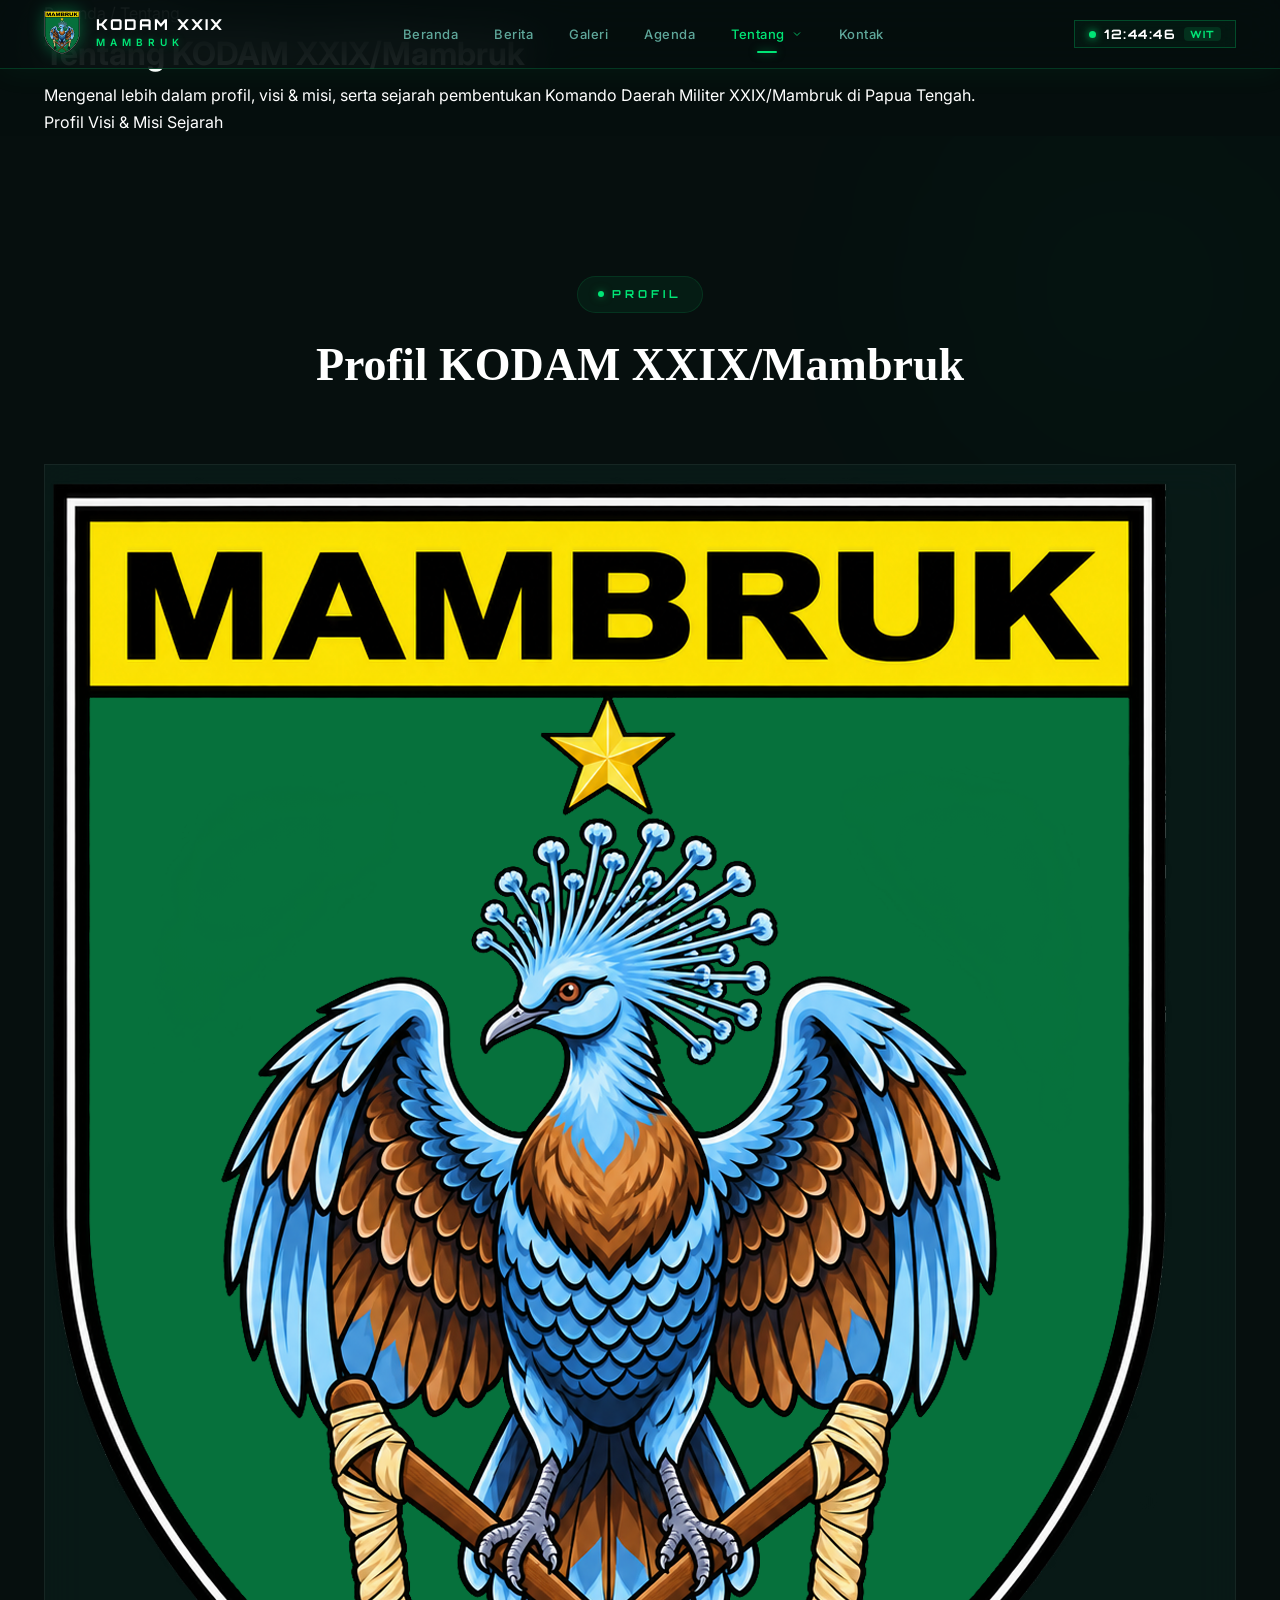
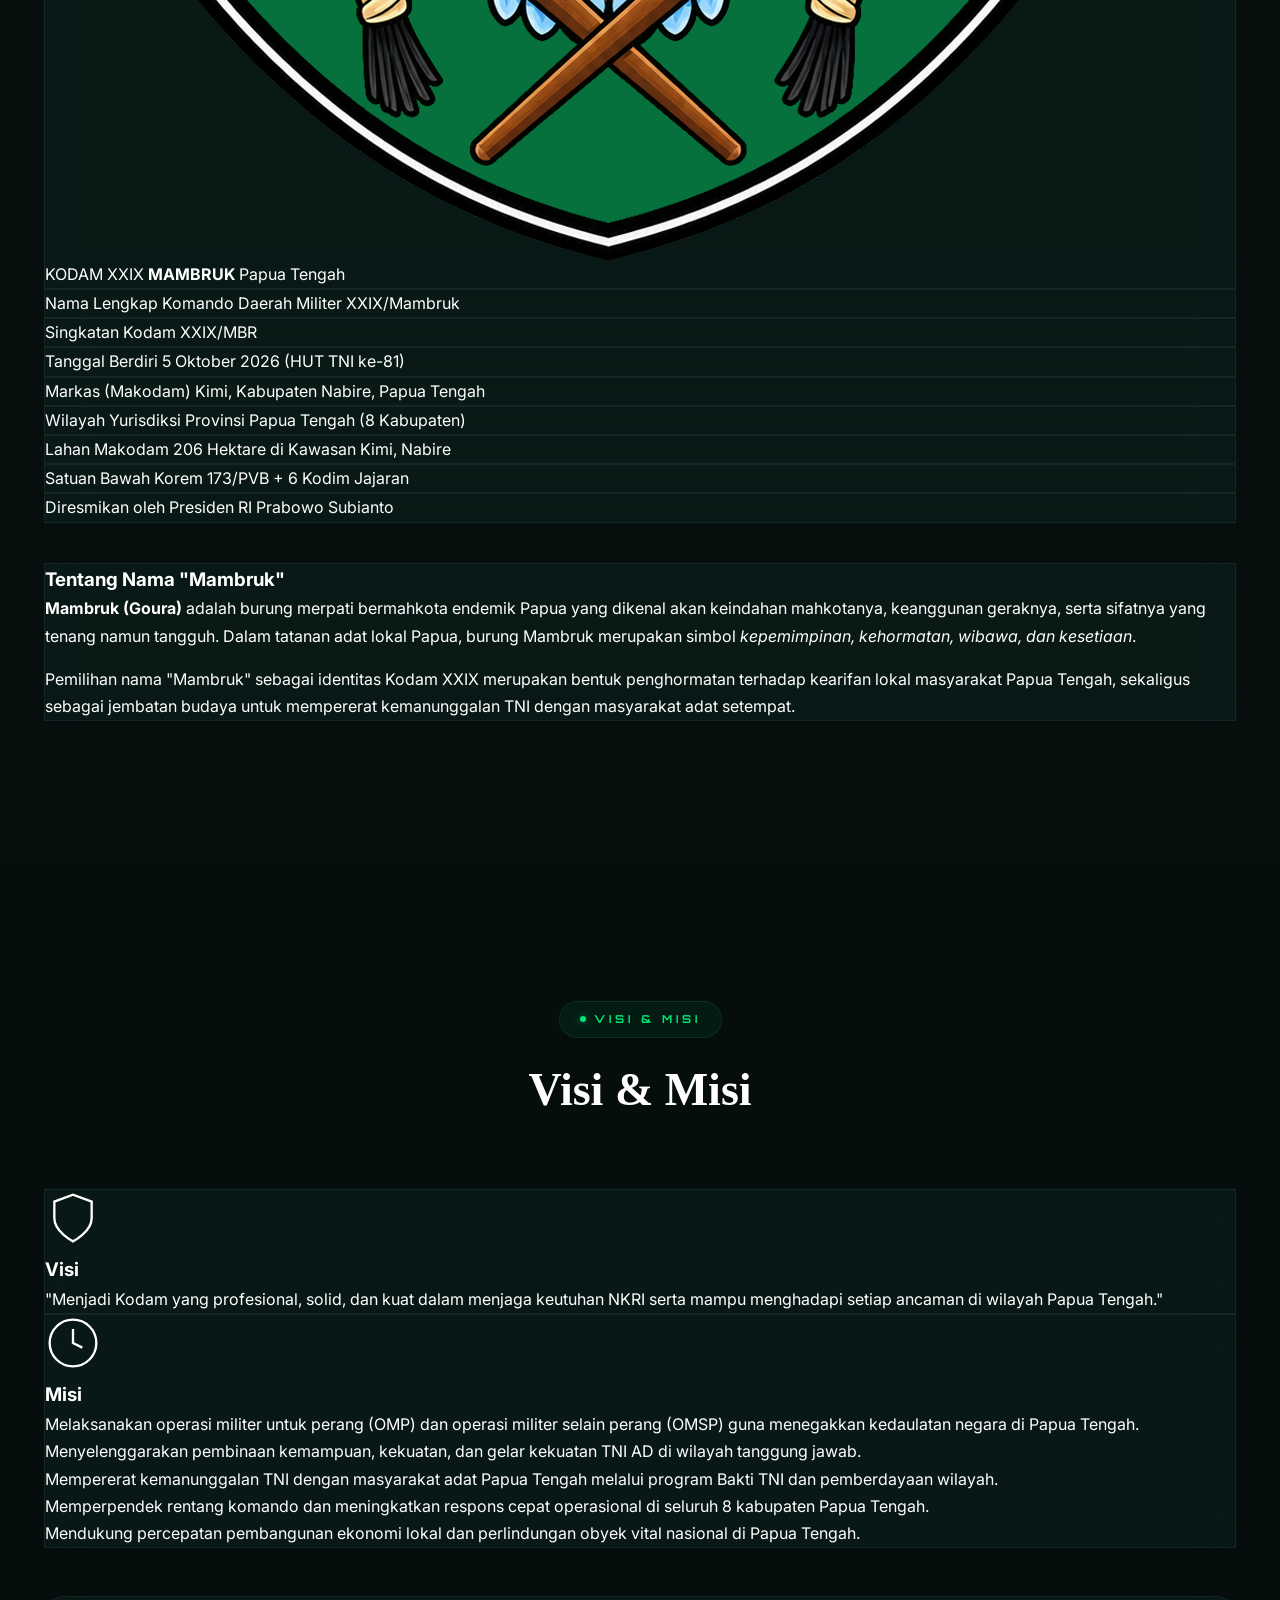
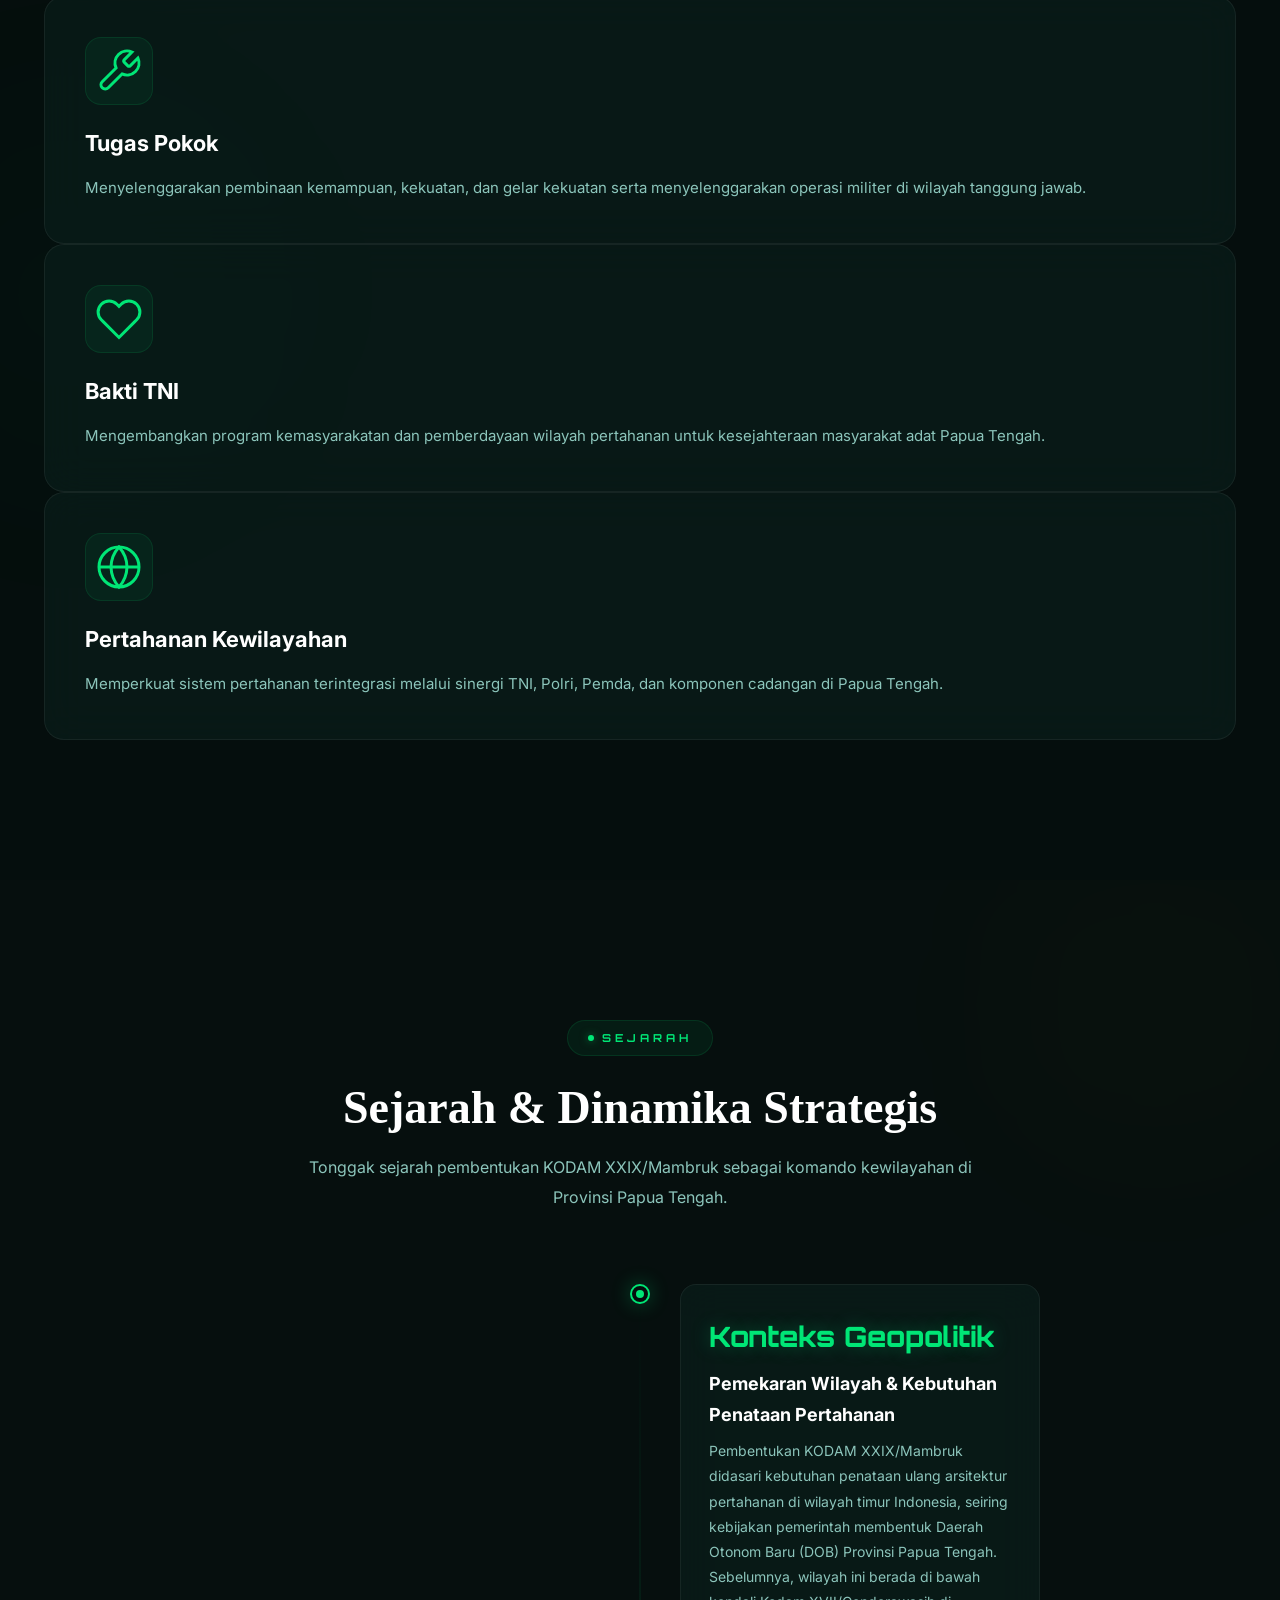
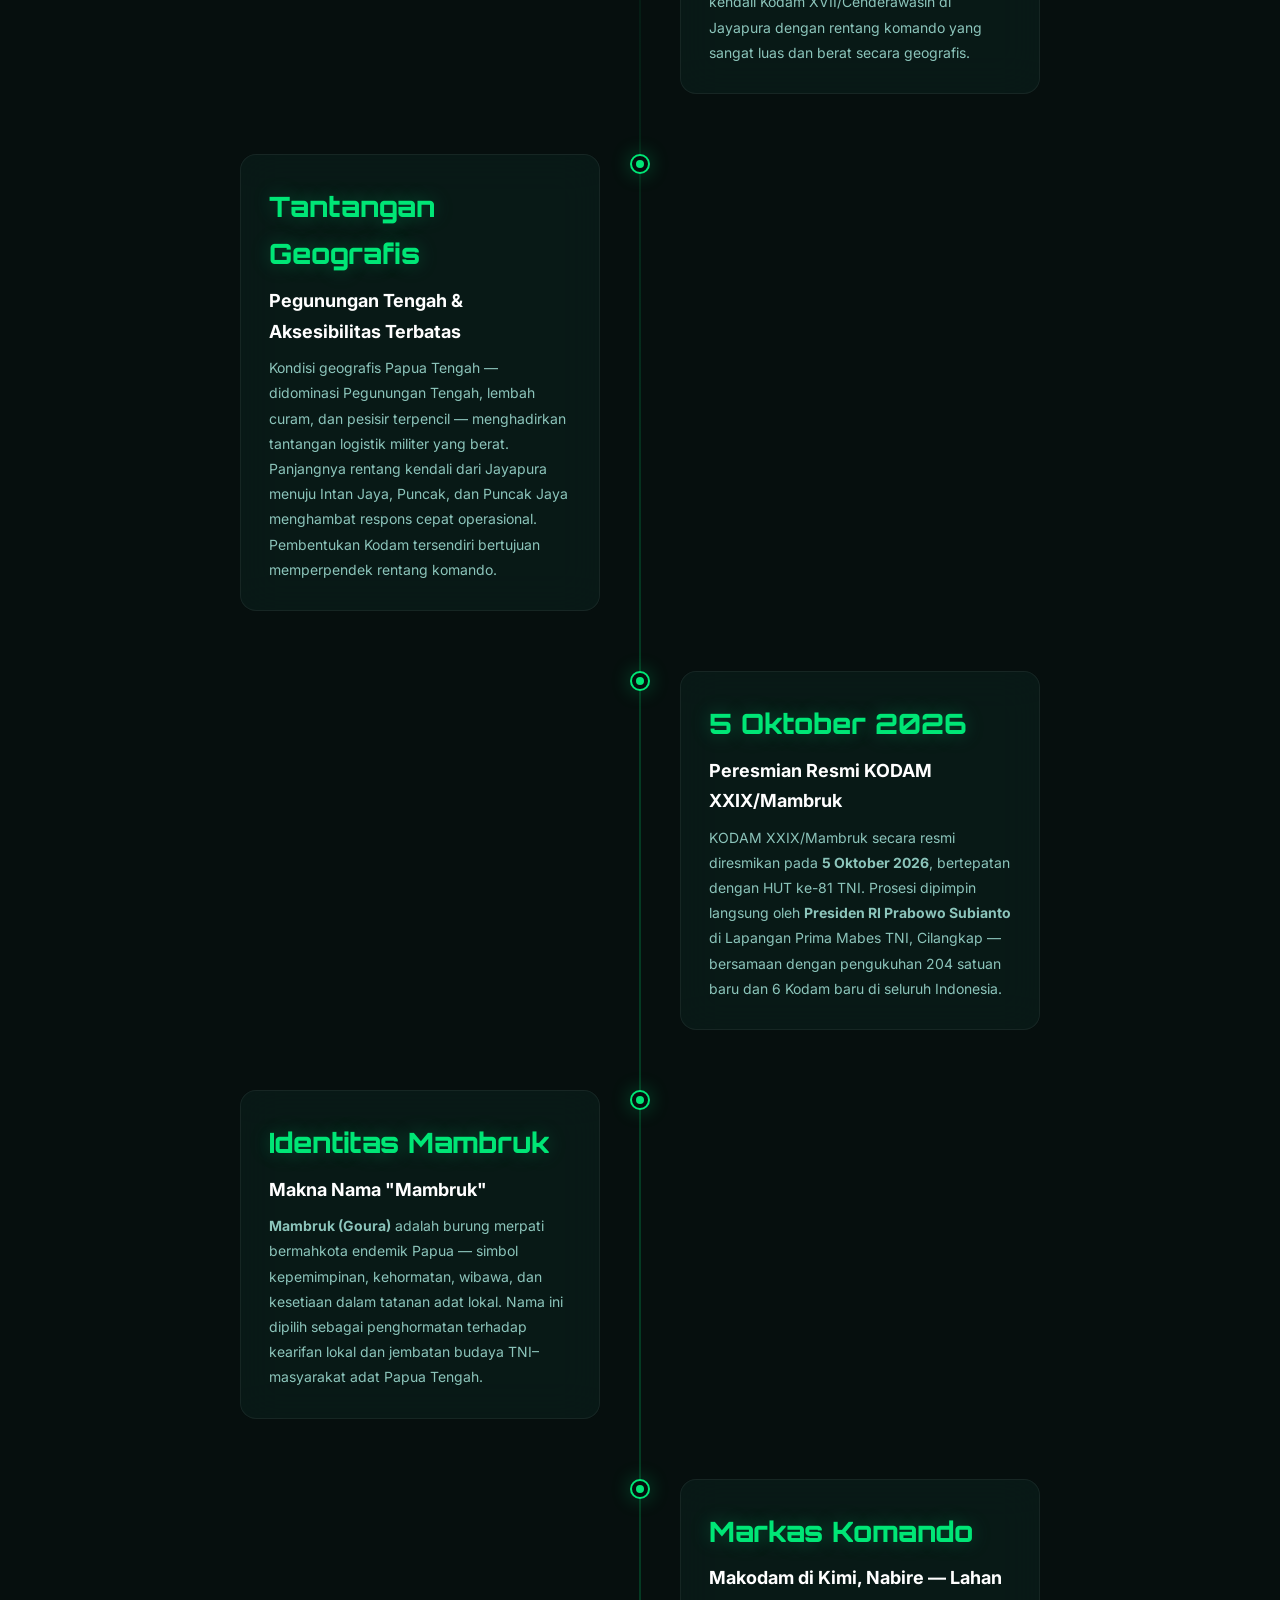
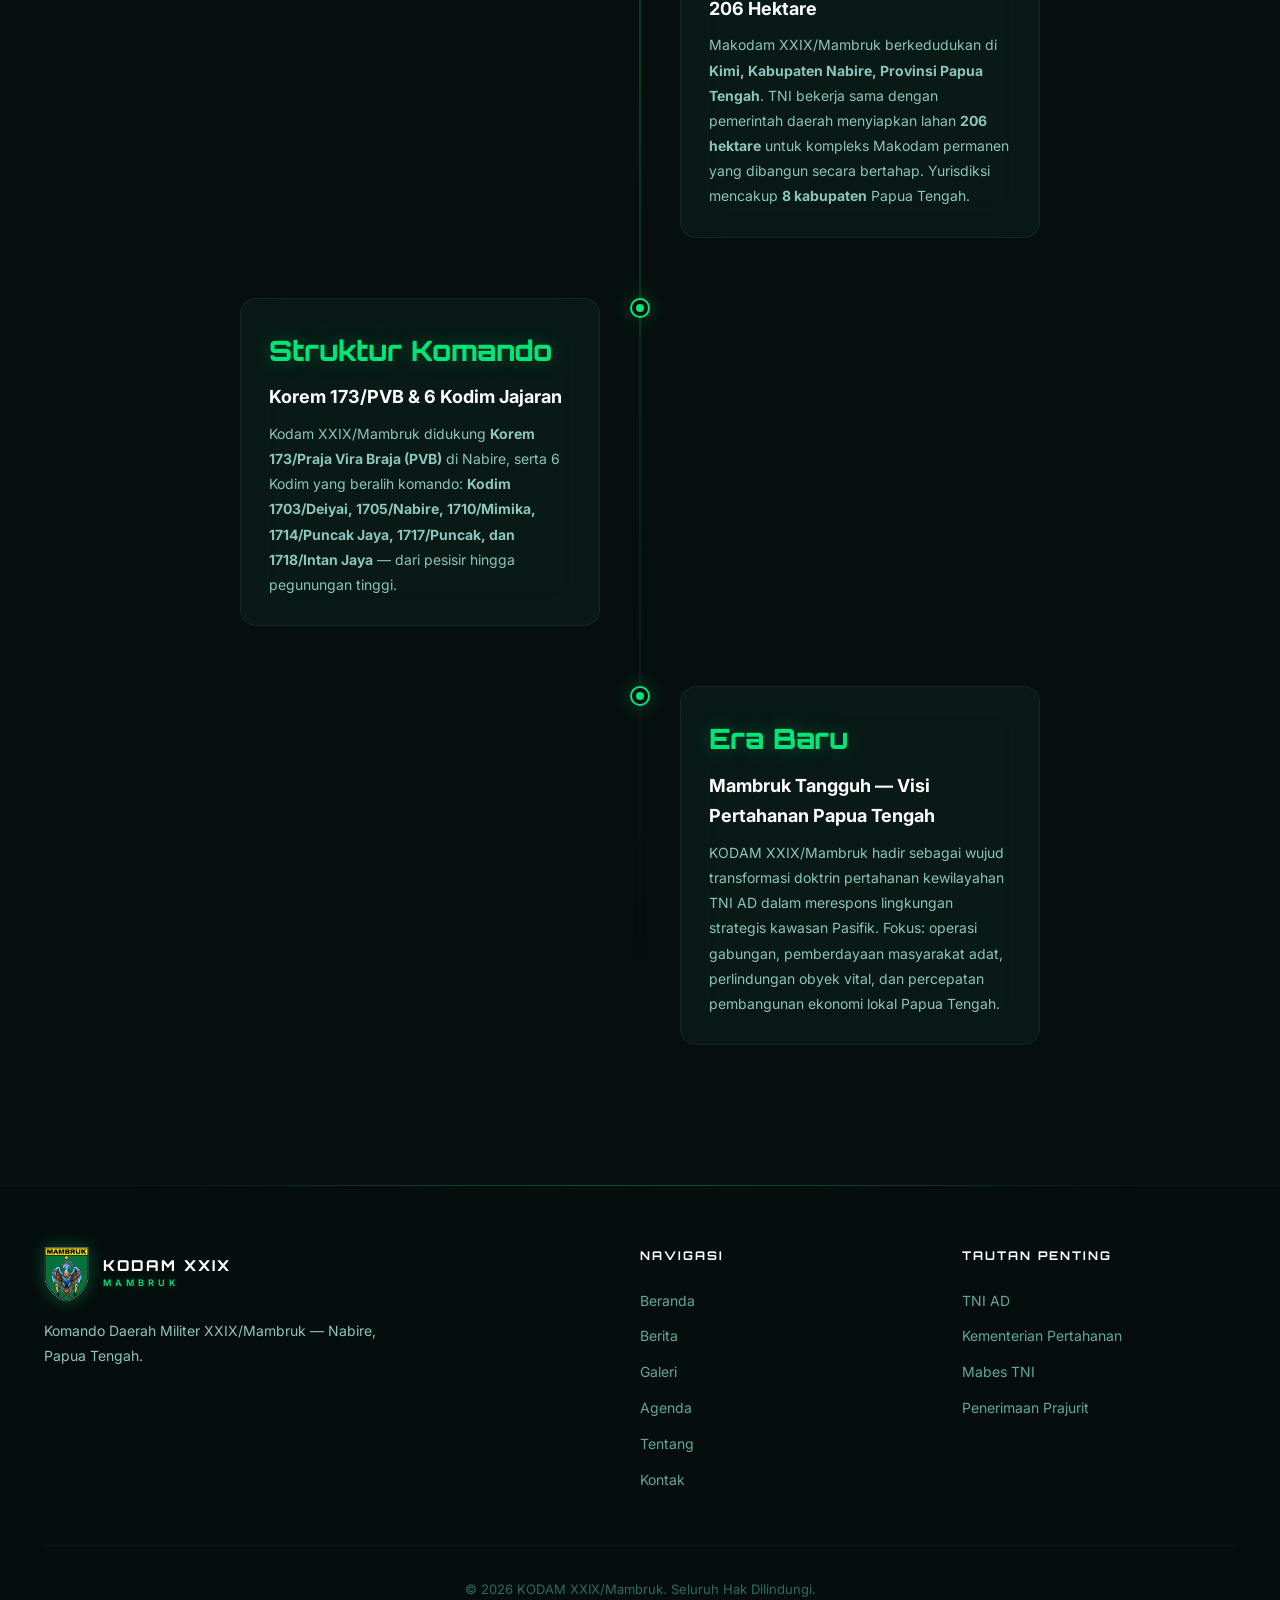
<file: tentang.html>
<!DOCTYPE html>
<html lang="id">
<head>
    <meta charset="UTF-8">
    <meta name="viewport" content="width=device-width, initial-scale=1.0">
    <meta name="description" content="Tentang KODAM XXIX/Mambruk — Profil, Visi & Misi, dan Sejarah Pembentukan">
    <title>Tentang | KODAM XXIX/Mambruk</title>
    <link rel="preconnect" href="https://fonts.googleapis.com">
    <link rel="preconnect" href="https://fonts.gstatic.com" crossorigin>
    <link href="https://fonts.googleapis.com/css2?family=Inter:wght@300;400;500;600;700;800;900&family=Orbitron:wght@400;500;600;700;800;900&display=swap" rel="stylesheet">
    <link rel="stylesheet" href="style.css">
</head>
<body class="inner-page">

<div class="cursor-glow" id="cursorGlow"></div>

<nav id="navbar" class="navbar scrolled">
    <div class="nav-container">
        <a href="index.html" class="nav-logo">
            <div class="logo-icon"><img src="LOGO_KODAM_XXIX_MAMBRUK.png" alt="Logo KODAM XXIX Mambruk" class="nav-logo-img"></div>
            <div class="logo-text"><span class="logo-title">KODAM XXIX</span><span class="logo-subtitle">MAMBRUK</span></div>
        </a>
        <div class="nav-links" id="navLinks">
            <a href="index.html" class="nav-link">Beranda</a>
            <a href="berita.html" class="nav-link">Berita</a>
            <a href="galeri.html" class="nav-link">Galeri</a>
            <a href="agenda.html" class="nav-link">Agenda</a>
            <div class="nav-dropdown">
                <a href="tentang.html" class="nav-link nav-dropdown-toggle active">Tentang <svg width="12" height="12" viewBox="0 0 24 24" fill="none" stroke="currentColor" stroke-width="2"><path d="M6 9l6 6 6-6"/></svg></a>
                <div class="nav-dropdown-menu">
                    <a href="#profil" class="dropdown-item">Profil</a>
                    <a href="#visi-misi" class="dropdown-item">Visi &amp; Misi</a>
                    <a href="#sejarah" class="dropdown-item">Sejarah</a>
                </div>
            </div>
            <a href="kontak.html" class="nav-link">Kontak</a>
        </div>
        <div class="nav-clock" id="navClock" title="Waktu Operasional Komando (WIT)">
            <span class="nav-clock-dot"></span>
            <span class="nav-clock-time">--:--:--</span>
            <span class="nav-clock-zone">WIT</span>
        </div>
        <button class="nav-toggle" id="navToggle" aria-label="Toggle navigation"><span></span><span></span><span></span></button>
    </div>
</nav>

<!-- PAGE HERO -->
<div class="page-hero">
    <div class="page-hero-bg"></div>
    <div class="container">
        <div class="breadcrumb"><a href="index.html">Beranda</a> <span>/</span> <span>Tentang</span></div>
        <h1 class="page-hero-title">Tentang KODAM XXIX/Mambruk</h1>
        <p class="page-hero-desc">Mengenal lebih dalam profil, visi &amp; misi, serta sejarah pembentukan Komando Daerah Militer XXIX/Mambruk di Papua Tengah.</p>
        <!-- Sub-nav tabs -->
        <div class="page-sub-nav">
            <a href="#profil" class="page-sub-link active">Profil</a>
            <a href="#visi-misi" class="page-sub-link">Visi &amp; Misi</a>
            <a href="#sejarah" class="page-sub-link">Sejarah</a>
        </div>
    </div>
</div>

<!-- PROFIL -->
<section id="profil" class="section about">
    <div class="section-blob blob-1"></div>
    <div class="container">
        <div class="section-header">
            <span class="section-tag"><span class="tag-dot"></span>Profil</span>
            <h2 class="section-title reveal-text">Profil KODAM XXIX/Mambruk</h2>
        </div>
        <div class="profil-layout">
            <div class="profil-logo-col">
                <div class="profil-logo-wrap glass-card">
                    <div class="card-glow"></div>
                    <img src="LOGO_KODAM_XXIX_MAMBRUK.png" alt="Logo KODAM XXIX Mambruk" class="profil-logo-img">
                    <div class="profil-badge-text">
                        <span>KODAM XXIX</span>
                        <strong>MAMBRUK</strong>
                        <span>Papua Tengah</span>
                    </div>
                </div>
            </div>
            <div class="profil-content-col">
                <div class="profil-info-grid">
                    <div class="profil-info-item glass-card">
                        <div class="card-glow"></div>
                        <span class="profil-info-label">Nama Lengkap</span>
                        <span class="profil-info-value">Komando Daerah Militer XXIX/Mambruk</span>
                    </div>
                    <div class="profil-info-item glass-card">
                        <div class="card-glow"></div>
                        <span class="profil-info-label">Singkatan</span>
                        <span class="profil-info-value">Kodam XXIX/MBR</span>
                    </div>
                    <div class="profil-info-item glass-card">
                        <div class="card-glow"></div>
                        <span class="profil-info-label">Tanggal Berdiri</span>
                        <span class="profil-info-value">5 Oktober 2026 (HUT TNI ke-81)</span>
                    </div>
                    <div class="profil-info-item glass-card">
                        <div class="card-glow"></div>
                        <span class="profil-info-label">Markas (Makodam)</span>
                        <span class="profil-info-value">Kimi, Kabupaten Nabire, Papua Tengah</span>
                    </div>
                    <div class="profil-info-item glass-card">
                        <div class="card-glow"></div>
                        <span class="profil-info-label">Wilayah Yurisdiksi</span>
                        <span class="profil-info-value">Provinsi Papua Tengah (8 Kabupaten)</span>
                    </div>
                    <div class="profil-info-item glass-card">
                        <div class="card-glow"></div>
                        <span class="profil-info-label">Lahan Makodam</span>
                        <span class="profil-info-value">206 Hektare di Kawasan Kimi, Nabire</span>
                    </div>
                    <div class="profil-info-item glass-card">
                        <div class="card-glow"></div>
                        <span class="profil-info-label">Satuan Bawah</span>
                        <span class="profil-info-value">Korem 173/PVB + 6 Kodim Jajaran</span>
                    </div>
                    <div class="profil-info-item glass-card">
                        <div class="card-glow"></div>
                        <span class="profil-info-label">Diresmikan oleh</span>
                        <span class="profil-info-value">Presiden RI Prabowo Subianto</span>
                    </div>
                </div>
            </div>
        </div>

        <div class="profil-desc glass-card" style="margin-top:2.5rem;">
            <div class="card-glow"></div>
            <h3>Tentang Nama "Mambruk"</h3>
            <p><strong>Mambruk (Goura)</strong> adalah burung merpati bermahkota endemik Papua yang dikenal akan keindahan mahkotanya, keanggunan geraknya, serta sifatnya yang tenang namun tangguh. Dalam tatanan adat lokal Papua, burung Mambruk merupakan simbol <em>kepemimpinan, kehormatan, wibawa, dan kesetiaan</em>.</p>
            <p style="margin-top:1rem;">Pemilihan nama "Mambruk" sebagai identitas Kodam XXIX merupakan bentuk penghormatan terhadap kearifan lokal masyarakat Papua Tengah, sekaligus sebagai jembatan budaya untuk mempererat kemanunggalan TNI dengan masyarakat adat setempat.</p>
        </div>
    </div>
</section>

<!-- VISI MISI -->
<section id="visi-misi" class="section">
    <div class="section-blob blob-3"></div>
    <div class="container">
        <div class="section-header">
            <span class="section-tag"><span class="tag-dot"></span>Visi &amp; Misi</span>
            <h2 class="section-title reveal-text">Visi &amp; Misi</h2>
        </div>
        <div class="visi-misi-layout">
            <div class="visi-card glass-card">
                <div class="card-glow"></div>
                <div class="visi-icon">
                    <svg width="56" height="56" viewBox="0 0 24 24" fill="none" stroke="currentColor" stroke-width="1"><path d="M12 22s8-4 8-10V5l-8-3-8 3v7c0 6 8 10 8 10z"/></svg>
                </div>
                <h3>Visi</h3>
                <blockquote class="visi-quote">"Menjadi Kodam yang profesional, solid, dan kuat dalam menjaga keutuhan NKRI serta mampu menghadapi setiap ancaman di wilayah Papua Tengah."</blockquote>
            </div>
            <div class="misi-card glass-card">
                <div class="card-glow"></div>
                <div class="misi-icon">
                    <svg width="56" height="56" viewBox="0 0 24 24" fill="none" stroke="currentColor" stroke-width="1"><circle cx="12" cy="12" r="10"/><path d="M12 6v6l4 2"/></svg>
                </div>
                <h3>Misi</h3>
                <ul class="misi-list">
                    <li>Melaksanakan operasi militer untuk perang (OMP) dan operasi militer selain perang (OMSP) guna menegakkan kedaulatan negara di Papua Tengah.</li>
                    <li>Menyelenggarakan pembinaan kemampuan, kekuatan, dan gelar kekuatan TNI AD di wilayah tanggung jawab.</li>
                    <li>Mempererat kemanunggalan TNI dengan masyarakat adat Papua Tengah melalui program Bakti TNI dan pemberdayaan wilayah.</li>
                    <li>Memperpendek rentang komando dan meningkatkan respons cepat operasional di seluruh 8 kabupaten Papua Tengah.</li>
                    <li>Mendukung percepatan pembangunan ekonomi lokal dan perlindungan obyek vital nasional di Papua Tengah.</li>
                </ul>
            </div>
        </div>

        <div class="tugas-grid" style="margin-top:3rem;">
            <div class="about-card glass-card">
                <div class="card-glow"></div>
                <div class="about-card-icon"><svg width="48" height="48" viewBox="0 0 24 24" fill="none" stroke="currentColor" stroke-width="1.5"><path d="M14.7 6.3a1 1 0 0 0 0 1.4l1.6 1.6a1 1 0 0 0 1.4 0l3.77-3.77a6 6 0 0 1-7.94 7.94l-6.91 6.91a2.12 2.12 0 0 1-3-3l6.91-6.91a6 6 0 0 1 7.94-7.94l-3.76 3.76z"/></svg></div>
                <h3>Tugas Pokok</h3>
                <p>Menyelenggarakan pembinaan kemampuan, kekuatan, dan gelar kekuatan serta menyelenggarakan operasi militer di wilayah tanggung jawab.</p>
            </div>
            <div class="about-card glass-card">
                <div class="card-glow"></div>
                <div class="about-card-icon"><svg width="48" height="48" viewBox="0 0 24 24" fill="none" stroke="currentColor" stroke-width="1.5"><path d="M20.84 4.61a5.5 5.5 0 0 0-7.78 0L12 5.67l-1.06-1.06a5.5 5.5 0 0 0-7.78 7.78l1.06 1.06L12 21.23l7.78-7.78 1.06-1.06a5.5 5.5 0 0 0 0-7.78z"/></svg></div>
                <h3>Bakti TNI</h3>
                <p>Mengembangkan program kemasyarakatan dan pemberdayaan wilayah pertahanan untuk kesejahteraan masyarakat adat Papua Tengah.</p>
            </div>
            <div class="about-card glass-card">
                <div class="card-glow"></div>
                <div class="about-card-icon"><svg width="48" height="48" viewBox="0 0 24 24" fill="none" stroke="currentColor" stroke-width="1.5"><circle cx="12" cy="12" r="10"/><line x1="2" y1="12" x2="22" y2="12"/><path d="M12 2a15.3 15.3 0 0 1 4 10 15.3 15.3 0 0 1-4 10 15.3 15.3 0 0 1-4-10 15.3 15.3 0 0 1 4-10z"/></svg></div>
                <h3>Pertahanan Kewilayahan</h3>
                <p>Memperkuat sistem pertahanan terintegrasi melalui sinergi TNI, Polri, Pemda, dan komponen cadangan di Papua Tengah.</p>
            </div>
        </div>
    </div>
</section>

<!-- SEJARAH -->
<section id="sejarah" class="section timeline-section">
    <div class="section-blob blob-4"></div>
    <div class="container">
        <div class="section-header">
            <span class="section-tag"><span class="tag-dot"></span>Sejarah</span>
            <h2 class="section-title reveal-text">Sejarah &amp; Dinamika Strategis</h2>
            <p class="section-desc">Tonggak sejarah pembentukan KODAM XXIX/Mambruk sebagai komando kewilayahan di Provinsi Papua Tengah.</p>
        </div>
        <div class="timeline">
            <div class="timeline-line"></div>

            <div class="timeline-item">
                <div class="timeline-dot"><div class="timeline-dot-inner"></div></div>
                <div class="timeline-content glass-card">
                    <div class="card-glow"></div>
                    <span class="timeline-year">Konteks Geopolitik</span>
                    <h3>Pemekaran Wilayah &amp; Kebutuhan Penataan Pertahanan</h3>
                    <p>Pembentukan KODAM XXIX/Mambruk didasari kebutuhan penataan ulang arsitektur pertahanan di wilayah timur Indonesia, seiring kebijakan pemerintah membentuk Daerah Otonom Baru (DOB) Provinsi Papua Tengah. Sebelumnya, wilayah ini berada di bawah kendali Kodam XVII/Cenderawasih di Jayapura dengan rentang komando yang sangat luas dan berat secara geografis.</p>
                </div>
            </div>

            <div class="timeline-item">
                <div class="timeline-dot"><div class="timeline-dot-inner"></div></div>
                <div class="timeline-content glass-card">
                    <div class="card-glow"></div>
                    <span class="timeline-year">Tantangan Geografis</span>
                    <h3>Pegunungan Tengah &amp; Aksesibilitas Terbatas</h3>
                    <p>Kondisi geografis Papua Tengah — didominasi Pegunungan Tengah, lembah curam, dan pesisir terpencil — menghadirkan tantangan logistik militer yang berat. Panjangnya rentang kendali dari Jayapura menuju Intan Jaya, Puncak, dan Puncak Jaya menghambat respons cepat operasional. Pembentukan Kodam tersendiri bertujuan memperpendek rentang komando.</p>
                </div>
            </div>

            <div class="timeline-item">
                <div class="timeline-dot"><div class="timeline-dot-inner"></div></div>
                <div class="timeline-content glass-card">
                    <div class="card-glow"></div>
                    <span class="timeline-year">5 Oktober 2026</span>
                    <h3>Peresmian Resmi KODAM XXIX/Mambruk</h3>
                    <p>KODAM XXIX/Mambruk secara resmi diresmikan pada <strong>5 Oktober 2026</strong>, bertepatan dengan HUT ke-81 TNI. Prosesi dipimpin langsung oleh <strong>Presiden RI Prabowo Subianto</strong> di Lapangan Prima Mabes TNI, Cilangkap — bersamaan dengan pengukuhan 204 satuan baru dan 6 Kodam baru di seluruh Indonesia.</p>
                </div>
            </div>

            <div class="timeline-item">
                <div class="timeline-dot"><div class="timeline-dot-inner"></div></div>
                <div class="timeline-content glass-card">
                    <div class="card-glow"></div>
                    <span class="timeline-year">Identitas Mambruk</span>
                    <h3>Makna Nama "Mambruk"</h3>
                    <p><strong>Mambruk (Goura)</strong> adalah burung merpati bermahkota endemik Papua — simbol kepemimpinan, kehormatan, wibawa, dan kesetiaan dalam tatanan adat lokal. Nama ini dipilih sebagai penghormatan terhadap kearifan lokal dan jembatan budaya TNI–masyarakat adat Papua Tengah.</p>
                </div>
            </div>

            <div class="timeline-item">
                <div class="timeline-dot"><div class="timeline-dot-inner"></div></div>
                <div class="timeline-content glass-card">
                    <div class="card-glow"></div>
                    <span class="timeline-year">Markas Komando</span>
                    <h3>Makodam di Kimi, Nabire — Lahan 206 Hektare</h3>
                    <p>Makodam XXIX/Mambruk berkedudukan di <strong>Kimi, Kabupaten Nabire, Provinsi Papua Tengah</strong>. TNI bekerja sama dengan pemerintah daerah menyiapkan lahan <strong>206 hektare</strong> untuk kompleks Makodam permanen yang dibangun secara bertahap. Yurisdiksi mencakup <strong>8 kabupaten</strong> Papua Tengah.</p>
                </div>
            </div>

            <div class="timeline-item">
                <div class="timeline-dot"><div class="timeline-dot-inner"></div></div>
                <div class="timeline-content glass-card">
                    <div class="card-glow"></div>
                    <span class="timeline-year">Struktur Komando</span>
                    <h3>Korem 173/PVB &amp; 6 Kodim Jajaran</h3>
                    <p>Kodam XXIX/Mambruk didukung <strong>Korem 173/Praja Vira Braja (PVB)</strong> di Nabire, serta 6 Kodim yang beralih komando: <strong>Kodim 1703/Deiyai, 1705/Nabire, 1710/Mimika, 1714/Puncak Jaya, 1717/Puncak, dan 1718/Intan Jaya</strong> — dari pesisir hingga pegunungan tinggi.</p>
                </div>
            </div>

            <div class="timeline-item">
                <div class="timeline-dot"><div class="timeline-dot-inner"></div></div>
                <div class="timeline-content glass-card">
                    <div class="card-glow"></div>
                    <span class="timeline-year">Era Baru</span>
                    <h3>Mambruk Tangguh — Visi Pertahanan Papua Tengah</h3>
                    <p>KODAM XXIX/Mambruk hadir sebagai wujud transformasi doktrin pertahanan kewilayahan TNI AD dalam merespons lingkungan strategis kawasan Pasifik. Fokus: operasi gabungan, pemberdayaan masyarakat adat, perlindungan obyek vital, dan percepatan pembangunan ekonomi lokal Papua Tengah.</p>
                </div>
            </div>
        </div>
    </div>
</section>

<!-- FOOTER -->
<footer class="footer">
    <div class="footer-glow-line"></div>
    <div class="container">
        <div class="footer-grid">
            <div class="footer-brand">
                <div class="footer-logo">
                    <img src="LOGO_KODAM_XXIX_MAMBRUK.png" alt="Logo KODAM XXIX Mambruk" class="footer-logo-img">
                    <div><span class="footer-title">KODAM XXIX</span><span class="footer-subtitle">MAMBRUK</span></div>
                </div>
                <p>Komando Daerah Militer XXIX/Mambruk — Nabire, Papua Tengah.</p>
            </div>
            <div class="footer-links">
                <h4>Navigasi</h4>
                <a href="index.html">Beranda</a>
                <a href="berita.html">Berita</a>
                <a href="galeri.html">Galeri</a>
                <a href="agenda.html">Agenda</a>
                <a href="tentang.html">Tentang</a>
                <a href="kontak.html">Kontak</a>
            </div>
            <div class="footer-links">
                <h4>Tautan Penting</h4>
                <a href="#">TNI AD</a>
                <a href="#">Kementerian Pertahanan</a>
                <a href="#">Mabes TNI</a>
                <a href="#">Penerimaan Prajurit</a>
            </div>
        </div>
        <div class="footer-bottom"><p>&copy; 2026 KODAM XXIX/Mambruk. Seluruh Hak Dilindungi.</p></div>
    </div>
</footer>
<button class="back-to-top" id="backToTop" aria-label="Back to top">
    <svg width="20" height="20" viewBox="0 0 24 24" fill="none" stroke="currentColor" stroke-width="2"><path d="M18 15l-6-6-6 6"/></svg>
</button>
<script src="script.js"></script>
</body>
</html>
</file>
<file: style.css>
/* ============================
   KODAM XXIX/MAMBRUK — SUPER PREMIUM Design System
   Military-grade aesthetics with cinematic feel
   ============================ */

/* --- CSS Variables (Design Tokens) --- */
:root {
    /* Primary palette */
    --green-darkest: #001A15;
    --green-dark: #002E25;
    --green-primary: #00695C;
    --green-medium: #00897B;
    --green-light: #26A69A;
    --green-pale: #80CBC4;
    --green-surface: #E0F2F1;
    --green-neon: #00E676;

    /* Teal accents */
    --teal-dark: #004D40;
    --teal: #00897B;
    --teal-light: #4DB6AC;
    --teal-pale: #B2DFDB;
    --teal-neon: #00BFA5;

    /* Gold */
    --gold-dark: #FF8F00;
    --gold: #FFD700;
    --gold-light: #FFEB3B;
    --gold-pale: #FFF9C4;
    --gold-neon: #FFE082;

    /* Neutrals */
    --dark: #050E0D;
    --dark-surface: #081816;
    --dark-card: #0B201D;
    --gray-900: #0D2622;
    --gray-800: #153530;
    --gray-700: #1E4A43;
    --gray-600: #2D6B60;
    --gray-400: #5FA89B;
    --gray-300: #8CC5BB;
    --gray-200: #B8DCD6;
    --gray-100: #E0F0ED;
    --white: #FFFFFF;

    /* Functional */
    --bg-primary: var(--dark);
    --bg-section: #060F0E;
    --bg-section-alt: #071412;
    --text-primary: var(--white);
    --text-secondary: var(--gray-300);
    --text-muted: var(--gray-400);

    /* Shadows */
    --shadow-sm: 0 2px 8px rgba(0,0,0,0.3);
    --shadow-md: 0 4px 24px rgba(0,0,0,0.4);
    --shadow-lg: 0 8px 48px rgba(0,0,0,0.5);
    --shadow-gold: 0 4px 30px rgba(255,215,0,0.2);
    --shadow-green: 0 4px 30px rgba(0,230,118,0.15);
    --shadow-neon: 0 0 40px rgba(0,230,118,0.2);

    /* Glass effects */
    --glass-bg: rgba(11,32,29,0.6);
    --glass-border: rgba(255,255,255,0.06);
    --glass-blur: 20px;

    /* Borders */
    --border-subtle: rgba(255,255,255,0.04);
    --border-medium: rgba(255,255,255,0.08);
    --border-gold: rgba(255,215,0,0.15);
    --border-neon: rgba(0,230,118,0.2);

    /* Spacing */
    --section-padding: 140px;
    --container-max: 1240px;

    /* Transitions */
    --ease-out: cubic-bezier(0.16, 1, 0.3, 1);
    --ease-in-out: cubic-bezier(0.65, 0, 0.35, 1);
    --ease-spring: cubic-bezier(0.34, 1.56, 0.64, 1);

    /* Typography */
    --font-primary: 'Inter', -apple-system, BlinkMacSystemFont, sans-serif;
    --font-display: 'Playfair Display', Georgia, serif;
    --font-mono: 'Orbitron', monospace;
}

/* --- Reset & Base --- */
*, *::before, *::after {
    margin: 0;
    padding: 0;
    box-sizing: border-box;
}

html {
    scroll-behavior: smooth;
    scroll-padding-top: 80px;
}

body {
    font-family: var(--font-primary);
    background: var(--bg-primary);
    color: var(--text-primary);
    line-height: 1.7;
    overflow-x: hidden;
    -webkit-font-smoothing: antialiased;
    -moz-osx-font-smoothing: grayscale;
    cursor: default;
}

img {
    max-width: 100%;
    height: auto;
    display: block;
}

a {
    text-decoration: none;
    color: inherit;
    transition: color 0.3s var(--ease-out);
}

.container {
    max-width: var(--container-max);
    margin: 0 auto;
    padding: 0 24px;
}

/* --- Custom Cursor Glow --- */
.cursor-glow {
    position: fixed;
    width: 300px;
    height: 300px;
    border-radius: 50%;
    background: radial-gradient(circle, rgba(0,230,118,0.06) 0%, transparent 70%);
    pointer-events: none;
    z-index: 9999;
    transform: translate(-50%, -50%);
    transition: opacity 0.3s;
    opacity: 0;
}

body:hover .cursor-glow {
    opacity: 1;
}

/* --- Preloader --- */
#preloader {
    position: fixed;
    inset: 0;
    z-index: 10000;
    background: var(--dark);
    display: flex;
    align-items: center;
    justify-content: center;
    transition: opacity 0.8s var(--ease-out), visibility 0.8s;
}

#preloader.hidden {
    opacity: 0;
    visibility: hidden;
}

.preloader-inner {
    text-align: center;
}

/* Radar Scanner */
.preloader-radar {
    width: 120px;
    height: 120px;
    margin: 0 auto 24px;
    position: relative;
    display: flex;
    align-items: center;
    justify-content: center;
}

.radar-circle {
    position: absolute;
    border-radius: 50%;
    border: 1px solid rgba(0,230,118,0.15);
}

.radar-circle:nth-child(1) {
    width: 100%;
    height: 100%;
}

.radar-circle:nth-child(2) {
    width: 66%;
    height: 66%;
}

.radar-circle:nth-child(3) {
    width: 33%;
    height: 33%;
}

.radar-sweep {
    position: absolute;
    width: 50%;
    height: 2px;
    top: 50%;
    left: 50%;
    transform-origin: left center;
    background: linear-gradient(90deg, var(--green-neon), transparent);
    animation: radarSweep 2s linear infinite;
    box-shadow: 0 0 15px rgba(0,230,118,0.5);
}

@keyframes radarSweep {
    from { transform: rotate(0deg); }
    to { transform: rotate(360deg); }
}

.radar-dot {
    width: 8px;
    height: 8px;
    background: var(--green-neon);
    border-radius: 50%;
    box-shadow: 0 0 20px var(--green-neon), 0 0 40px rgba(0,230,118,0.3);
    animation: radarDotPulse 2s ease-in-out infinite;
}

@keyframes radarDotPulse {
    0%, 100% { transform: scale(1); opacity: 1; }
    50% { transform: scale(1.3); opacity: 0.7; }
}

.preloader-text {
    color: var(--green-neon);
    font-family: var(--font-mono);
    font-size: 13px;
    font-weight: 600;
    letter-spacing: 4px;
    text-transform: uppercase;
    display: flex;
    align-items: center;
    justify-content: center;
    gap: 2px;
    min-height: 24px;
}

.typing-cursor {
    animation: cursorBlink 0.7s step-end infinite;
    color: var(--green-neon);
}

@keyframes cursorBlink {
    0%, 100% { opacity: 1; }
    50% { opacity: 0; }
}

.preloader-progress {
    width: 200px;
    height: 2px;
    background: rgba(0,230,118,0.1);
    border-radius: 2px;
    margin: 16px auto 0;
    overflow: hidden;
}

.preloader-progress-bar {
    width: 0%;
    height: 100%;
    background: linear-gradient(90deg, var(--green-neon), var(--teal-neon));
    border-radius: 2px;
    transition: width 0.1s linear;
    box-shadow: 0 0 10px rgba(0,230,118,0.5);
}

/* --- Navigation --- */
.navbar {
    position: fixed;
    top: 0;
    left: 0;
    right: 0;
    z-index: 1000;
    padding: 20px 0;
    transition: all 0.5s var(--ease-out);
}

.navbar.scrolled {
    padding: 10px 0;
    background: rgba(5,14,13,0.85);
    backdrop-filter: blur(24px) saturate(200%);
    -webkit-backdrop-filter: blur(24px) saturate(200%);
    border-bottom: 1px solid var(--border-neon);
    box-shadow: 0 4px 30px rgba(0,230,118,0.05);
}

.nav-container {
    max-width: var(--container-max);
    margin: 0 auto;
    padding: 0 24px;
    display: flex;
    align-items: center;
    justify-content: space-between;
}

.nav-logo {
    display: flex;
    align-items: center;
    gap: 12px;
    transition: transform 0.3s var(--ease-out);
}

.nav-logo:hover {
    transform: scale(1.02);
}

.logo-icon {
    width: 40px;
    height: 48px;
    flex-shrink: 0;
}

.logo-shield-mini {
    width: 100%;
    height: 100%;
    filter: drop-shadow(0 2px 12px rgba(0,230,118,0.25));
}

.logo-text {
    display: flex;
    flex-direction: column;
}

.logo-title {
    font-family: var(--font-mono);
    font-size: 15px;
    font-weight: 800;
    color: var(--white);
    line-height: 1.1;
    letter-spacing: 2px;
}

.logo-subtitle {
    font-size: 10px;
    font-weight: 600;
    color: var(--green-neon);
    letter-spacing: 5px;
    text-transform: uppercase;
    text-shadow: 0 0 10px rgba(0,230,118,0.3);
}

.nav-links {
    display: flex;
    align-items: center;
    gap: 4px;
}

.nav-link {
    position: relative;
    padding: 8px 16px;
    font-size: 13px;
    font-weight: 500;
    color: var(--gray-400);
    border-radius: 8px;
    transition: all 0.3s var(--ease-out);
    letter-spacing: 0.5px;
}

.nav-link:hover {
    color: var(--white);
    background: rgba(0,230,118,0.06);
}

.nav-link.active {
    color: var(--green-neon);
}

.nav-link.active::after {
    content: '';
    position: absolute;
    bottom: 0px;
    left: 50%;
    transform: translateX(-50%);
    width: 20px;
    height: 2px;
    background: var(--green-neon);
    border-radius: 2px;
    box-shadow: 0 0 8px rgba(0,230,118,0.5);
}

/* --- Nav Dropdown --- */
.nav-dropdown {
    position: relative;
    display: inline-flex;
    align-items: center;
}

.nav-dropdown-toggle {
    display: inline-flex;
    align-items: center;
    gap: 6px;
    cursor: pointer;
}

.nav-dropdown-toggle svg {
    transition: transform 0.3s var(--ease-out);
    opacity: 0.8;
}

.nav-dropdown:hover .nav-dropdown-toggle svg,
.nav-dropdown:focus-within .nav-dropdown-toggle svg {
    transform: rotate(180deg);
    opacity: 1;
    stroke: var(--green-neon);
}

.nav-dropdown-menu {
    position: absolute;
    top: calc(100% + 8px);
    left: 50%;
    transform: translateX(-50%) translateY(8px);
    min-width: 170px;
    padding: 8px;
    background: rgba(6, 20, 17, 0.96);
    backdrop-filter: blur(24px) saturate(180%);
    -webkit-backdrop-filter: blur(24px) saturate(180%);
    border: 1px solid rgba(0, 230, 118, 0.25);
    border-radius: 12px;
    box-shadow: 0 16px 40px rgba(0, 0, 0, 0.65), 0 0 20px rgba(0, 230, 118, 0.12);
    display: flex;
    flex-direction: column;
    gap: 3px;
    opacity: 0;
    visibility: hidden;
    pointer-events: none;
    transition: all 0.25s var(--ease-out);
    z-index: 1050;
}

/* Invisible bridge so mouse hover doesn't break when moving cursor down to menu */
.nav-dropdown-menu::before {
    content: '';
    position: absolute;
    top: -10px;
    left: 0;
    right: 0;
    height: 10px;
}

.nav-dropdown:hover .nav-dropdown-menu,
.nav-dropdown:focus-within .nav-dropdown-menu {
    opacity: 1;
    visibility: visible;
    pointer-events: auto;
    transform: translateX(-50%) translateY(0);
}

.dropdown-item {
    display: flex;
    align-items: center;
    padding: 9px 14px;
    font-size: 13px;
    font-weight: 500;
    color: var(--gray-300);
    text-decoration: none;
    border-radius: 8px;
    transition: all 0.2s ease;
    white-space: nowrap;
    position: relative;
}

.dropdown-item::before {
    content: '';
    position: absolute;
    left: 10px;
    width: 4px;
    height: 4px;
    border-radius: 50%;
    background: var(--green-neon);
    opacity: 0;
    transform: scale(0);
    transition: all 0.2s ease;
}

.dropdown-item:hover {
    color: var(--white);
    background: rgba(0, 230, 118, 0.12);
    padding-left: 22px;
    text-shadow: 0 0 8px rgba(0, 230, 118, 0.4);
}

.dropdown-item:hover::before {
    opacity: 1;
    transform: scale(1);
}

/* --- Navbar Live Clock --- */
.nav-clock {
    display: inline-flex;
    align-items: center;
    gap: 8px;
    padding: 6px 14px;
    background: rgba(0, 230, 118, 0.05);
    border: 1px solid rgba(0, 230, 118, 0.25);
    border-radius: var(--radius-full);
    backdrop-filter: blur(10px);
    -webkit-backdrop-filter: blur(10px);
    transition: all 0.3s var(--ease-out);
    margin-left: 12px;
    flex-shrink: 0;
    cursor: default;
    user-select: none;
}

.nav-clock:hover {
    border-color: rgba(0, 230, 118, 0.6);
    background: rgba(0, 230, 118, 0.1);
    box-shadow: 0 0 16px rgba(0, 230, 118, 0.25);
    transform: translateY(-1px);
}

.nav-clock-dot {
    width: 7px;
    height: 7px;
    border-radius: 50%;
    background: var(--green-neon);
    box-shadow: 0 0 8px var(--green-neon);
    animation: clockDotPulse 2s ease-in-out infinite;
}

@keyframes clockDotPulse {
    0%, 100% { opacity: 1; transform: scale(1); }
    50% { opacity: 0.3; transform: scale(0.75); }
}

.nav-clock-time {
    font-family: var(--font-mono);
    font-size: 13px;
    font-weight: 700;
    color: var(--white);
    letter-spacing: 1.5px;
    line-height: 1;
    font-variant-numeric: tabular-nums;
    font-feature-settings: "tnum";
    white-space: nowrap;
}

.nav-clock-zone {
    font-family: var(--font-mono);
    font-size: 10px;
    font-weight: 800;
    color: var(--green-neon);
    letter-spacing: 1px;
    background: rgba(0, 230, 118, 0.12);
    padding: 2px 6px;
    border-radius: 4px;
    line-height: 1;
}

.nav-toggle {
    display: none;
    flex-direction: column;
    gap: 5px;
    background: none;
    border: none;
    cursor: pointer;
    padding: 8px;
}

.nav-toggle span {
    display: block;
    width: 24px;
    height: 2px;
    background: var(--white);
    border-radius: 2px;
    transition: all 0.3s var(--ease-out);
}

.nav-toggle.active span:nth-child(1) {
    transform: rotate(45deg) translate(5px, 5px);
}

.nav-toggle.active span:nth-child(2) {
    opacity: 0;
}

.nav-toggle.active span:nth-child(3) {
    transform: rotate(-45deg) translate(5px, -5px);
}

/* --- Hero Section --- */
.hero {
    position: relative;
    min-height: 100vh;
    display: flex;
    align-items: center;
    justify-content: center;
    overflow: hidden;
    background: var(--dark);
}

.hero-mesh-gradient {
    position: absolute;
    inset: 0;
    background:
        radial-gradient(ellipse at 20% 40%, rgba(0,230,118,0.12) 0%, transparent 50%),
        radial-gradient(ellipse at 80% 60%, rgba(0,191,165,0.1) 0%, transparent 50%),
        radial-gradient(ellipse at 50% 20%, rgba(255,215,0,0.05) 0%, transparent 40%),
        radial-gradient(ellipse at 60% 80%, rgba(0,105,92,0.15) 0%, transparent 50%);
    animation: meshMove 10s ease-in-out infinite alternate;
}

@keyframes meshMove {
    0% { transform: scale(1) translate(0, 0); }
    100% { transform: scale(1.05) translate(-10px, -10px); }
}

.hero-bg-overlay {
    position: absolute;
    inset: 0;
    background:
        repeating-linear-gradient(0deg, transparent, transparent 100px, rgba(0,230,118,0.015) 100px, rgba(0,230,118,0.015) 101px),
        repeating-linear-gradient(90deg, transparent, transparent 100px, rgba(0,230,118,0.015) 100px, rgba(0,230,118,0.015) 101px);
    opacity: 0.6;
}

.hero-grid-lines {
    position: absolute;
    inset: 0;
    background:
        linear-gradient(90deg, rgba(0,230,118,0.03) 1px, transparent 1px),
        linear-gradient(rgba(0,230,118,0.03) 1px, transparent 1px);
    background-size: 60px 60px;
    animation: gridScroll 20s linear infinite;
}

@keyframes gridScroll {
    0% { transform: translate(0, 0); }
    100% { transform: translate(60px, 60px); }
}

.hero-particles {
    position: absolute;
    inset: 0;
    overflow: hidden;
}

.hero-particles .particle {
    position: absolute;
    background: var(--green-neon);
    border-radius: 50%;
    opacity: 0;
    animation: particleFloat 8s linear infinite;
    box-shadow: 0 0 6px rgba(0,230,118,0.4);
}

@keyframes particleFloat {
    0% {
        opacity: 0;
        transform: translateY(100vh) scale(0);
    }
    10% {
        opacity: 0.7;
        transform: scale(1);
    }
    90% {
        opacity: 0.2;
    }
    100% {
        opacity: 0;
        transform: translateY(-100px) scale(0);
    }
}

/* Floating Orbs */
.floating-orb {
    position: absolute;
    border-radius: 50%;
    filter: blur(60px);
    animation: orbFloat 15s ease-in-out infinite;
}

.orb-1 {
    width: 400px;
    height: 400px;
    background: rgba(0,230,118,0.07);
    top: 10%;
    left: -10%;
    animation-delay: 0s;
}

.orb-2 {
    width: 300px;
    height: 300px;
    background: rgba(0,191,165,0.08);
    bottom: 10%;
    right: -5%;
    animation-delay: -5s;
}

.orb-3 {
    width: 250px;
    height: 250px;
    background: rgba(255,215,0,0.04);
    top: 50%;
    right: 20%;
    animation-delay: -10s;
}

@keyframes orbFloat {
    0%, 100% { transform: translate(0, 0) scale(1); }
    25% { transform: translate(30px, -40px) scale(1.1); }
    50% { transform: translate(-20px, 20px) scale(0.95); }
    75% { transform: translate(40px, 30px) scale(1.05); }
}

.hero-content {
    position: relative;
    z-index: 2;
    text-align: center;
    max-width: 900px;
    padding: 0 24px;
}

.hero-badge {
    margin-bottom: 48px;
    animation: fadeInUp 1s var(--ease-out) 0.8s both;
}

.hero-shield-container {
    position: relative;
    display: inline-block;
}

.shield-glow-ring {
    position: absolute;
    inset: -20px;
    border-radius: 50%;
    border: 1px solid rgba(0,230,118,0.15);
    animation: ringPulse 3s ease-in-out infinite;
}

.shield-glow-ring::before {
    content: '';
    position: absolute;
    inset: -15px;
    border-radius: 50%;
    border: 1px solid rgba(0,230,118,0.08);
    animation: ringPulse 3s ease-in-out infinite 0.5s;
}

.shield-glow-ring::after {
    content: '';
    position: absolute;
    inset: -30px;
    border-radius: 50%;
    border: 1px solid rgba(0,230,118,0.04);
    animation: ringPulse 3s ease-in-out infinite 1s;
}

@keyframes ringPulse {
    0%, 100% { transform: scale(1); opacity: 1; }
    50% { transform: scale(1.1); opacity: 0.5; }
}

.hero-shield {
    width: 140px;
    height: 168px;
    margin: 0 auto;
    filter: drop-shadow(0 8px 40px rgba(0,230,118,0.25));
    animation: heroShieldFloat 4s ease-in-out infinite;
    position: relative;
    z-index: 2;
}

@keyframes heroShieldFloat {
    0%, 100% { transform: translateY(0) rotateY(0deg); }
    50% { transform: translateY(-12px) rotateY(3deg); }
}

.hero-title {
    margin-bottom: 24px;
    animation: fadeInUp 1s var(--ease-out) 1s both;
}

.hero-title-line {
    display: block;
    font-size: clamp(16px, 2.5vw, 22px);
    font-weight: 400;
    color: var(--gray-400);
    letter-spacing: 6px;
    text-transform: uppercase;
    margin-bottom: 12px;
    font-family: var(--font-mono);
}

.hero-title-highlight {
    display: block;
    font-family: var(--font-display);
    font-size: clamp(44px, 8vw, 80px);
    font-weight: 900;
    background: linear-gradient(135deg, var(--green-neon) 0%, var(--teal-neon) 25%, var(--gold) 50%, var(--green-neon) 75%, var(--teal-neon) 100%);
    background-size: 300% 300%;
    -webkit-background-clip: text;
    -webkit-text-fill-color: transparent;
    background-clip: text;
    animation: titleShimmer 5s ease-in-out infinite;
    line-height: 1.05;
    filter: drop-shadow(0 2px 10px rgba(0,230,118,0.25));
}

@keyframes titleShimmer {
    0%, 100% { background-position: 0% 50%; }
    50% { background-position: 100% 50%; }
}

.hero-subtitle {
    font-size: clamp(15px, 2vw, 18px);
    color: var(--gray-400);
    max-width: 620px;
    margin: 0 auto 44px;
    line-height: 1.9;
    animation: fadeInUp 1s var(--ease-out) 1.2s both;
}

.hero-actions {
    display: flex;
    gap: 16px;
    justify-content: center;
    flex-wrap: wrap;
    animation: fadeInUp 1s var(--ease-out) 1.4s both;
}

/* HUD Elements */
.hud-element {
    position: absolute;
    bottom: 120px;
    display: flex;
    flex-direction: column;
    gap: 2px;
    font-family: var(--font-mono);
    opacity: 0.4;
    animation: fadeInUp 1s var(--ease-out) 2s both;
}

.hud-left {
    left: 24px;
}

.hud-right {
    right: 24px;
    text-align: right;
}

.hud-label {
    font-size: 10px;
    color: var(--green-neon);
    letter-spacing: 3px;
}

.hud-value {
    font-size: 14px;
    color: var(--gray-300);
    letter-spacing: 1px;
}

/* --- Buttons --- */
.btn {
    display: inline-flex;
    align-items: center;
    gap: 10px;
    padding: 14px 32px;
    font-family: var(--font-primary);
    font-size: 14px;
    font-weight: 600;
    border-radius: 12px;
    border: none;
    cursor: pointer;
    transition: all 0.4s var(--ease-out);
    position: relative;
    overflow: hidden;
    letter-spacing: 0.5px;
}

.btn::before {
    content: '';
    position: absolute;
    inset: 0;
    background: linear-gradient(135deg, rgba(255,255,255,0.1), transparent);
    opacity: 0;
    transition: opacity 0.4s;
}

.btn:hover::before {
    opacity: 1;
}

.btn-primary {
    background: linear-gradient(135deg, var(--green-dark), var(--teal-dark));
    color: var(--white);
    border: 1px solid rgba(0,230,118,0.2);
    box-shadow: 0 4px 24px rgba(0,230,118,0.15);
}

.btn-primary:hover {
    transform: translateY(-3px);
    box-shadow: 0 8px 40px rgba(0,230,118,0.25);
    border-color: rgba(0,230,118,0.4);
}

.btn-glow::after {
    content: '';
    position: absolute;
    top: -50%;
    left: -50%;
    width: 200%;
    height: 200%;
    background: conic-gradient(transparent, rgba(0,230,118,0.1), transparent, transparent);
    animation: btnGlowRotate 4s linear infinite;
    opacity: 0;
    transition: opacity 0.4s;
}

.btn-glow:hover::after {
    opacity: 1;
}

@keyframes btnGlowRotate {
    from { transform: rotate(0deg); }
    to { transform: rotate(360deg); }
}

.btn-outline {
    background: transparent;
    color: var(--white);
    border: 1px solid var(--border-medium);
}

.btn-outline:hover {
    border-color: var(--green-neon);
    color: var(--green-neon);
    background: rgba(0,230,118,0.05);
    transform: translateY(-3px);
    box-shadow: 0 4px 20px rgba(0,230,118,0.1);
}

.btn-cyber {
    position: relative;
}

.btn-cyber::before {
    content: '';
    position: absolute;
    top: 0;
    left: -100%;
    width: 100%;
    height: 100%;
    background: linear-gradient(90deg, transparent, rgba(0,230,118,0.1), transparent);
    transition: left 0.5s;
}

.btn-cyber:hover::before {
    left: 100%;
}

.btn-gold {
    background: linear-gradient(135deg, var(--gold-dark), var(--gold));
    color: var(--dark);
    box-shadow: var(--shadow-gold);
}

.btn-gold:hover {
    transform: translateY(-3px);
    box-shadow: 0 8px 40px rgba(255,215,0,0.35);
}

.btn-outline-light {
    background: transparent;
    color: var(--white);
    border: 1px solid rgba(255,255,255,0.2);
}

.btn-outline-light:hover {
    background: rgba(255,255,255,0.08);
    border-color: var(--white);
    transform: translateY(-3px);
}

.btn-full {
    width: 100%;
    justify-content: center;
}

/* --- Hero Command Live Clock --- */
.hero-clock {
    position: absolute;
    bottom: 35px;
    left: 50%;
    transform: translateX(-50%);
    display: flex;
    flex-direction: column;
    align-items: center;
    gap: 4px;
    padding: 10px 24px;
    background: rgba(5, 14, 13, 0.8);
    border: 1px solid rgba(0, 230, 118, 0.3);
    border-radius: var(--radius-md);
    backdrop-filter: blur(16px);
    -webkit-backdrop-filter: blur(16px);
    box-shadow: 0 8px 32px rgba(0, 0, 0, 0.5), 0 0 20px rgba(0, 230, 118, 0.15);
    animation: fadeInUp 1s var(--ease-out) 2s both;
    z-index: 10;
    transition: all 0.3s var(--ease-out);
    cursor: default;
    user-select: none;
}

.hero-clock:hover {
    border-color: rgba(0, 230, 118, 0.6);
    box-shadow: 0 8px 36px rgba(0, 0, 0, 0.6), 0 0 28px rgba(0, 230, 118, 0.3);
    transform: translateX(-50%) translateY(-2px);
}

.hero-clock-header {
    display: flex;
    align-items: center;
    gap: 8px;
}

.hero-clock-dot {
    width: 6px;
    height: 6px;
    background: var(--green-neon);
    border-radius: 50%;
    box-shadow: 0 0 8px var(--green-neon);
    animation: clockDotPulse 2s ease-in-out infinite;
}

.hero-clock-label {
    font-family: var(--font-mono);
    font-size: 10px;
    font-weight: 700;
    color: var(--green-neon);
    letter-spacing: 2px;
    text-transform: uppercase;
}

.hero-clock-display {
    font-family: var(--font-mono);
    font-size: 26px;
    font-weight: 800;
    color: var(--white);
    letter-spacing: 3px;
    text-shadow: 0 0 16px rgba(0, 230, 118, 0.45);
    line-height: 1.1;
    font-variant-numeric: tabular-nums;
    font-feature-settings: "tnum";
    white-space: nowrap;
}

.hero-clock-date {
    font-family: var(--font-mono);
    font-size: 10px;
    color: var(--gray-400);
    letter-spacing: 1.5px;
    text-transform: uppercase;
}

/* --- Stats Bar --- */
.stats-bar {
    position: relative;
    z-index: 10;
    background: linear-gradient(135deg, var(--green-darkest), var(--green-dark));
    border-top: 1px solid rgba(0,230,118,0.1);
    border-bottom: 1px solid rgba(0,230,118,0.1);
}

.stats-grid {
    display: grid;
    grid-template-columns: repeat(4, 1fr);
    gap: 0;
}

.stat-item {
    display: flex;
    align-items: center;
    gap: 20px;
    padding: 36px 28px;
    border-right: 1px solid rgba(255,255,255,0.05);
    transition: all 0.4s var(--ease-out);
    position: relative;
}

.stat-item::before {
    content: '';
    position: absolute;
    inset: 0;
    background: linear-gradient(135deg, rgba(0,230,118,0.05), transparent);
    opacity: 0;
    transition: opacity 0.4s;
}

.stat-item:hover::before {
    opacity: 1;
}

.stat-item:last-child {
    border-right: none;
}

/* Progress Ring */
.stat-ring-container {
    position: relative;
    width: 64px;
    height: 64px;
    flex-shrink: 0;
}

.stat-ring {
    width: 100%;
    height: 100%;
    transform: rotate(-90deg);
}

.stat-ring-bg {
    fill: none;
    stroke: rgba(0,230,118,0.08);
    stroke-width: 4;
}

.stat-ring-fill {
    fill: none;
    stroke: var(--green-neon);
    stroke-width: 4;
    stroke-linecap: round;
    stroke-dasharray: 264;
    stroke-dashoffset: 264;
    transition: stroke-dashoffset 2s var(--ease-out);
    filter: drop-shadow(0 0 6px rgba(0,230,118,0.4));
}

.stat-ring-fill.animated {
    /* Set by JS */
}

.stat-ring-icon {
    position: absolute;
    inset: 0;
    display: flex;
    align-items: center;
    justify-content: center;
    color: var(--green-neon);
}

.stat-content {
    display: flex;
    flex-direction: column;
    position: relative;
}

.stat-number {
    font-family: var(--font-mono);
    font-size: 30px;
    font-weight: 800;
    color: var(--white);
    line-height: 1;
    display: inline;
}

.stat-suffix {
    font-family: var(--font-mono);
    font-size: 30px;
    font-weight: 800;
    color: var(--green-neon);
    line-height: 1;
}

.stat-label {
    font-size: 12px;
    color: var(--gray-400);
    margin-top: 6px;
    letter-spacing: 0.5px;
    text-transform: uppercase;
    font-weight: 500;
}

/* --- Glass Card Base --- */
.glass-card {
    background: var(--glass-bg);
    backdrop-filter: blur(var(--glass-blur));
    -webkit-backdrop-filter: blur(var(--glass-blur));
    border: 1px solid var(--glass-border);
    position: relative;
    overflow: hidden;
}

.card-glow {
    position: absolute;
    top: 0;
    left: 0;
    right: 0;
    height: 1px;
    background: linear-gradient(90deg, transparent, rgba(0,230,118,0.3), transparent);
    opacity: 0;
    transition: opacity 0.5s;
}

.glass-card:hover .card-glow {
    opacity: 1;
}

/* --- Section Blobs --- */
.section-blob {
    position: absolute;
    border-radius: 50%;
    filter: blur(100px);
    opacity: 0.5;
    pointer-events: none;
}

.blob-1 {
    width: 500px;
    height: 500px;
    background: rgba(0,230,118,0.04);
    top: -100px;
    right: -100px;
    animation: blobMorph 20s ease-in-out infinite;
}

.blob-2 {
    width: 400px;
    height: 400px;
    background: rgba(0,191,165,0.04);
    bottom: -100px;
    left: -100px;
    animation: blobMorph 20s ease-in-out infinite 5s;
}

.blob-3 {
    width: 450px;
    height: 450px;
    background: rgba(0,230,118,0.03);
    top: 50%;
    left: -150px;
    animation: blobMorph 25s ease-in-out infinite 3s;
}

.blob-4 {
    width: 350px;
    height: 350px;
    background: rgba(255,215,0,0.03);
    top: -50px;
    right: -50px;
    animation: blobMorph 22s ease-in-out infinite 8s;
}

.blob-5 {
    width: 500px;
    height: 500px;
    background: rgba(0,105,92,0.05);
    bottom: -150px;
    right: -150px;
    animation: blobMorph 18s ease-in-out infinite 2s;
}

.blob-6 {
    width: 400px;
    height: 400px;
    background: rgba(0,230,118,0.04);
    top: 20%;
    left: -100px;
    animation: blobMorph 20s ease-in-out infinite 6s;
}

@keyframes blobMorph {
    0%, 100% {
        border-radius: 50% 40% 60% 50%;
        transform: translate(0, 0) scale(1);
    }
    25% {
        border-radius: 60% 50% 40% 50%;
        transform: translate(20px, -20px) scale(1.05);
    }
    50% {
        border-radius: 40% 60% 50% 60%;
        transform: translate(-20px, 20px) scale(0.95);
    }
    75% {
        border-radius: 50% 40% 50% 40%;
        transform: translate(10px, 10px) scale(1.02);
    }
}

/* --- Sections General --- */
.section {
    padding: var(--section-padding) 0;
    position: relative;
    overflow: hidden;
}

.section-header {
    text-align: center;
    max-width: 700px;
    margin: 0 auto 72px;
}

.section-tag {
    display: inline-flex;
    align-items: center;
    gap: 8px;
    font-size: 11px;
    font-weight: 700;
    font-family: var(--font-mono);
    color: var(--green-neon);
    letter-spacing: 4px;
    text-transform: uppercase;
    padding: 8px 20px;
    background: rgba(0,230,118,0.06);
    border: 1px solid rgba(0,230,118,0.12);
    border-radius: 100px;
    margin-bottom: 24px;
}

.tag-dot {
    width: 6px;
    height: 6px;
    background: var(--green-neon);
    border-radius: 50%;
    box-shadow: 0 0 8px rgba(0,230,118,0.5);
    animation: tagDotPulse 2s ease-in-out infinite;
}

@keyframes tagDotPulse {
    0%, 100% { opacity: 1; }
    50% { opacity: 0.3; }
}

.section-title {
    font-family: var(--font-display);
    font-size: clamp(28px, 4.5vw, 46px);
    font-weight: 800;
    color: var(--white);
    margin-bottom: 16px;
    line-height: 1.2;
}

.section-desc {
    font-size: 16px;
    color: var(--text-secondary);
    line-height: 1.9;
}

/* --- Quick Links (Akses Cepat) Section --- */
.quick-links-section {
    background: linear-gradient(180deg, var(--bg-section) 0%, rgba(6, 17, 15, 0.95) 50%, var(--bg-section) 100%);
    position: relative;
    padding: 100px 0;
}

.quick-links-section::before {
    content: '';
    position: absolute;
    inset: 0;
    background: radial-gradient(circle at 50% 30%, rgba(0, 230, 118, 0.05) 0%, transparent 65%);
    pointer-events: none;
}

.quick-links-grid {
    display: grid;
    grid-template-columns: repeat(3, 1fr);
    gap: 24px;
    position: relative;
    z-index: 2;
}

@media (min-width: 1025px) {
    .quick-links-grid .quick-card:last-child {
        grid-column: span 2;
    }
}

.quick-card {
    display: flex;
    flex-direction: column;
    padding: 36px 30px 28px;
    border-radius: 20px;
    background: linear-gradient(145deg, rgba(11, 32, 29, 0.75) 0%, rgba(6, 18, 16, 0.85) 100%);
    border: 1px solid rgba(255, 255, 255, 0.06);
    text-decoration: none;
    transition: all 0.4s var(--ease-out);
    position: relative;
    overflow: hidden;
    cursor: pointer;
}

/* Tactical corner notch */
.quick-card::after {
    content: '';
    position: absolute;
    top: 0;
    right: 0;
    width: 28px;
    height: 28px;
    background: linear-gradient(135deg, transparent 50%, rgba(0, 230, 118, 0.15) 50%);
    transition: background 0.3s ease;
}

.quick-card:hover {
    transform: translateY(-8px);
    border-color: rgba(0, 230, 118, 0.35);
    background: linear-gradient(145deg, rgba(14, 42, 38, 0.85) 0%, rgba(8, 24, 21, 0.95) 100%);
    box-shadow: 0 20px 50px rgba(0, 0, 0, 0.5), 0 0 30px rgba(0, 230, 118, 0.12);
}

.quick-card:hover::after {
    background: linear-gradient(135deg, transparent 50%, var(--green-neon) 50%);
}

.quick-card .card-glow {
    position: absolute;
    top: 0;
    left: 0;
    right: 0;
    height: 2px;
    background: linear-gradient(90deg, transparent, var(--green-neon), transparent);
    opacity: 0;
    transition: opacity 0.4s ease;
}

.quick-card:hover .card-glow {
    opacity: 1;
}

.quick-icon {
    width: 68px;
    height: 68px;
    border-radius: 16px;
    background: rgba(0, 230, 118, 0.06);
    border: 1px solid rgba(0, 230, 118, 0.15);
    display: flex;
    align-items: center;
    justify-content: center;
    color: var(--green-neon);
    margin-bottom: 24px;
    transition: all 0.4s var(--ease-out);
    box-shadow: 0 4px 20px rgba(0, 230, 118, 0.05);
}

.quick-icon svg {
    transition: transform 0.3s ease;
}

.quick-card:hover .quick-icon {
    background: var(--green-neon);
    color: var(--green-darkest);
    transform: scale(1.08) rotate(2deg);
    box-shadow: 0 0 25px rgba(0, 230, 118, 0.4);
    border-color: var(--green-neon);
}

.quick-card:hover .quick-icon svg {
    stroke: var(--green-darkest);
    transform: scale(1.05);
}

.quick-card h3 {
    font-family: var(--font-mono);
    font-size: 20px;
    font-weight: 700;
    color: var(--white);
    margin-bottom: 12px;
    letter-spacing: 0.5px;
    transition: color 0.3s ease;
}

.quick-card:hover h3 {
    color: var(--green-neon);
    text-shadow: 0 0 10px rgba(0, 230, 118, 0.3);
}

.quick-card p {
    font-size: 14px;
    color: var(--gray-400);
    line-height: 1.7;
    margin-bottom: 24px;
    flex-grow: 1;
    transition: color 0.3s ease;
}

.quick-card:hover p {
    color: var(--gray-200);
}

.quick-arrow {
    display: inline-flex;
    align-items: center;
    font-size: 20px;
    color: var(--green-neon);
    font-weight: 700;
    line-height: 1;
    transition: transform 0.3s var(--ease-out), color 0.3s ease;
    align-self: flex-start;
}

.quick-card:hover .quick-arrow {
    transform: translateX(8px);
    color: var(--white);
    text-shadow: 0 0 10px var(--green-neon);
}

/* --- About Section --- */
.about {
    background: var(--bg-section);
}

.about-grid {
    display: grid;
    grid-template-columns: repeat(2, 1fr);
    gap: 20px;
}

.about-card {
    padding: 40px;
    border-radius: 20px;
    transition: all 0.5s var(--ease-out);
}

.about-card:hover {
    transform: translateY(-6px) scale(1.01);
    border-color: rgba(0,230,118,0.15);
    box-shadow: 0 20px 60px rgba(0,0,0,0.3), 0 0 40px rgba(0,230,118,0.05);
}

.about-card-featured {
    grid-column: span 2;
    background: linear-gradient(135deg, rgba(0,46,37,0.8), rgba(11,32,29,0.8)) !important;
    border-color: rgba(0,230,118,0.1) !important;
}

.about-card-featured .card-glow {
    opacity: 1 !important;
    background: linear-gradient(90deg, transparent, rgba(255,215,0,0.3), transparent) !important;
}

.about-card-icon {
    color: var(--green-neon);
    margin-bottom: 20px;
    width: 68px;
    height: 68px;
    display: flex;
    align-items: center;
    justify-content: center;
    background: rgba(0,230,118,0.06);
    border: 1px solid rgba(0,230,118,0.1);
    border-radius: 16px;
    transition: all 0.4s var(--ease-out);
}

.about-card:hover .about-card-icon {
    background: rgba(0,230,118,0.1);
    box-shadow: 0 0 20px rgba(0,230,118,0.15);
    transform: scale(1.05);
}

.about-card h3 {
    font-size: 22px;
    font-weight: 700;
    color: var(--white);
    margin-bottom: 12px;
}

.about-card p {
    font-size: 15px;
    color: var(--text-secondary);
    line-height: 1.9;
}

/* --- Units Section --- */
.units {
    background: var(--bg-section-alt);
}

.units-grid {
    display: grid;
    grid-template-columns: repeat(2, 1fr);
    gap: 20px;
}

.unit-card {
    padding: 40px;
    border-radius: 20px;
    transition: all 0.5s var(--ease-out);
}

.unit-card:hover {
    transform: translateY(-6px) scale(1.01);
    border-color: rgba(0,230,118,0.15);
    box-shadow: 0 20px 60px rgba(0,0,0,0.3), 0 0 40px rgba(0,230,118,0.05);
}

.unit-number {
    position: absolute;
    top: 20px;
    right: 24px;
    font-family: var(--font-mono);
    font-size: 48px;
    font-weight: 900;
    color: rgba(0,230,118,0.04);
    line-height: 1;
}

.unit-icon {
    color: var(--green-neon);
    margin-bottom: 20px;
    width: 56px;
    height: 56px;
    display: flex;
    align-items: center;
    justify-content: center;
    background: rgba(0,230,118,0.06);
    border: 1px solid rgba(0,230,118,0.1);
    border-radius: 14px;
    transition: all 0.4s var(--ease-out);
}

.unit-card:hover .unit-icon {
    box-shadow: 0 0 20px rgba(0,230,118,0.15);
    background: rgba(0,230,118,0.1);
}

.unit-card h3 {
    font-size: 20px;
    font-weight: 700;
    color: var(--white);
    margin-bottom: 12px;
}

.unit-card p {
    font-size: 15px;
    color: var(--text-secondary);
    line-height: 1.8;
    margin-bottom: 16px;
}

.unit-location {
    display: flex;
    align-items: center;
    gap: 8px;
    font-size: 13px;
    color: var(--teal-light);
    margin-bottom: 12px;
}

.unit-status {
    display: inline-flex;
    align-items: center;
    gap: 8px;
    font-size: 11px;
    font-weight: 600;
    color: var(--green-neon);
    letter-spacing: 1px;
    text-transform: uppercase;
    font-family: var(--font-mono);
}

.status-dot {
    width: 6px;
    height: 6px;
    background: var(--green-neon);
    border-radius: 50%;
    box-shadow: 0 0 8px rgba(0,230,118,0.6);
    animation: statusBlink 2s ease-in-out infinite;
}

@keyframes statusBlink {
    0%, 100% { opacity: 1; }
    50% { opacity: 0.3; }
}

/* --- Timeline Section --- */
.timeline-section {
    background: var(--bg-section);
}

.timeline {
    position: relative;
    max-width: 800px;
    margin: 0 auto;
}

.timeline-line {
    position: absolute;
    left: 50%;
    top: 0;
    bottom: 0;
    width: 2px;
    background: linear-gradient(to bottom, transparent, rgba(0,230,118,0.2), rgba(0,230,118,0.2), transparent);
    transform: translateX(-50%);
}

.timeline-item {
    position: relative;
    padding: 0 0 60px;
    display: flex;
    align-items: flex-start;
}

.timeline-item:nth-child(even) {
    flex-direction: row-reverse;
}

.timeline-item:last-child {
    padding-bottom: 0;
}

.timeline-dot {
    position: absolute;
    left: 50%;
    top: 0;
    transform: translateX(-50%);
    width: 20px;
    height: 20px;
    background: var(--dark);
    border: 2px solid var(--green-neon);
    border-radius: 50%;
    display: flex;
    align-items: center;
    justify-content: center;
    z-index: 2;
    box-shadow: 0 0 20px rgba(0,230,118,0.3);
}

.timeline-dot-inner {
    width: 8px;
    height: 8px;
    background: var(--green-neon);
    border-radius: 50%;
    animation: timelineDotPulse 2s ease-in-out infinite;
}

@keyframes timelineDotPulse {
    0%, 100% { transform: scale(1); }
    50% { transform: scale(0.6); }
}

.timeline-content {
    width: calc(50% - 40px);
    padding: 28px;
    border-radius: 16px;
    transition: all 0.5s var(--ease-out);
}

.timeline-item:nth-child(odd) .timeline-content {
    margin-right: auto;
}

.timeline-item:nth-child(even) .timeline-content {
    margin-left: auto;
}

.timeline-content:hover {
    transform: translateY(-4px);
    border-color: rgba(0,230,118,0.15);
    box-shadow: 0 10px 40px rgba(0,0,0,0.3);
}

.timeline-year {
    font-family: var(--font-mono);
    font-size: 28px;
    font-weight: 800;
    color: var(--green-neon);
    display: block;
    margin-bottom: 8px;
    text-shadow: 0 0 20px rgba(0,230,118,0.3);
}

.timeline-content h3 {
    font-size: 18px;
    font-weight: 700;
    color: var(--white);
    margin-bottom: 8px;
}

.timeline-content p {
    font-size: 14px;
    color: var(--text-secondary);
    line-height: 1.8;
}

/* --- News Section --- */
.news {
    background: var(--bg-section-alt);
}

.news-grid {
    display: grid;
    grid-template-columns: 1fr 1fr;
    gap: 20px;
}

.news-card {
    border-radius: 20px;
    transition: all 0.5s var(--ease-out);
}

.news-card:hover {
    transform: translateY(-6px);
    border-color: rgba(0,230,118,0.12);
    box-shadow: 0 20px 60px rgba(0,0,0,0.3);
}

.news-card-featured {
    grid-row: span 2;
}

.news-image {
    position: relative;
    height: 200px;
    overflow: hidden;
}

.news-card-featured .news-image {
    height: 280px;
}

.news-image-content {
    position: absolute;
    inset: 0;
    display: flex;
    align-items: center;
    justify-content: center;
}

.news-image-overlay {
    position: absolute;
    inset: 0;
    background: linear-gradient(to bottom, transparent 50%, rgba(0,0,0,0.5) 100%);
}

.news-category {
    position: absolute;
    top: 16px;
    left: 16px;
    display: inline-flex;
    align-items: center;
    gap: 6px;
    padding: 6px 14px;
    font-size: 11px;
    font-weight: 600;
    color: var(--white);
    background: rgba(0,0,0,0.4);
    backdrop-filter: blur(10px);
    border-radius: 100px;
    letter-spacing: 0.5px;
    z-index: 2;
    font-family: var(--font-mono);
}

.news-content {
    padding: 28px;
}

.news-meta {
    margin-bottom: 12px;
}

.news-date {
    display: inline-flex;
    align-items: center;
    gap: 6px;
    font-size: 12px;
    color: var(--text-muted);
    font-family: var(--font-mono);
}

.news-content h3 {
    font-size: 18px;
    font-weight: 700;
    color: var(--white);
    margin-bottom: 12px;
    line-height: 1.5;
    display: -webkit-box;
    -webkit-line-clamp: 3;
    -webkit-box-orient: vertical;
    overflow: hidden;
}

.news-card-featured .news-content h3 {
    font-size: 22px;
}

.news-content p {
    font-size: 14px;
    color: var(--text-secondary);
    line-height: 1.7;
    margin-bottom: 16px;
    display: -webkit-box;
    -webkit-line-clamp: 3;
    -webkit-box-orient: vertical;
    overflow: hidden;
}

.news-link {
    display: inline-flex;
    align-items: center;
    gap: 8px;
    font-size: 13px;
    font-weight: 600;
    color: var(--green-neon);
    transition: all 0.3s var(--ease-out);
    letter-spacing: 0.5px;
}

.news-link:hover {
    gap: 14px;
    text-shadow: 0 0 10px rgba(0,230,118,0.3);
}

/* --- Gallery Section --- */
.gallery {
    background: var(--bg-section);
}

.gallery-grid {
    display: grid;
    grid-template-columns: repeat(4, 1fr);
    grid-template-rows: repeat(2, 220px);
    gap: 16px;
}

.gallery-item {
    position: relative;
    border-radius: 16px;
    overflow: hidden;
    cursor: pointer;
    transition: transform 0.5s var(--ease-out);
}

.gallery-item-large {
    grid-column: span 2;
    grid-row: span 2;
}

.gallery-item-wide {
    grid-column: span 2;
}

.gallery-overlay {
    position: absolute;
    inset: 0;
    background: rgba(0,0,0,0.4);
    display: flex;
    flex-direction: column;
    align-items: center;
    justify-content: center;
    opacity: 0;
    transition: all 0.4s var(--ease-out);
}

.gallery-item:hover .gallery-overlay {
    opacity: 1;
    background: rgba(0,0,0,0.6);
}

.gallery-icon {
    margin-bottom: 12px;
    transform: translateY(10px);
    transition: transform 0.4s var(--ease-out);
}

.gallery-item:hover .gallery-icon {
    transform: translateY(0);
}

.gallery-overlay h4 {
    font-size: 18px;
    font-weight: 700;
    color: var(--white);
    margin-bottom: 4px;
    transform: translateY(10px);
    transition: transform 0.4s var(--ease-out) 0.05s;
}

.gallery-item:hover .gallery-overlay h4 {
    transform: translateY(0);
}

.gallery-overlay p {
    font-size: 13px;
    color: var(--gray-300);
    transform: translateY(10px);
    transition: transform 0.4s var(--ease-out) 0.1s;
}

.gallery-item:hover .gallery-overlay p {
    transform: translateY(0);
}

.gallery-shine {
    position: absolute;
    inset: 0;
    background: linear-gradient(135deg, transparent 40%, rgba(255,255,255,0.05) 50%, transparent 60%);
    background-size: 200% 200%;
    animation: galleryShine 3s ease-in-out infinite;
    pointer-events: none;
}

@keyframes galleryShine {
    0% { background-position: 200% 200%; }
    100% { background-position: -200% -200%; }
}

/* --- CTA Section --- */
.cta-section {
    position: relative;
    padding: 120px 0;
    background: linear-gradient(135deg, var(--green-darkest) 0%, var(--green-dark) 40%, var(--teal-dark) 100%);
    overflow: hidden;
}

.cta-bg-pattern {
    position: absolute;
    inset: 0;
    background:
        radial-gradient(circle at 20% 50%, rgba(0,230,118,0.1) 0%, transparent 50%),
        radial-gradient(circle at 80% 50%, rgba(0,191,165,0.1) 0%, transparent 50%);
}

.cta-content {
    position: relative;
    text-align: center;
    max-width: 660px;
    margin: 0 auto;
}

.cta-badge {
    margin-bottom: 28px;
    animation: heroShieldFloat 4s ease-in-out infinite;
}

.cta-badge svg {
    filter: drop-shadow(0 0 20px rgba(255,215,0,0.3));
}

.cta-content h2 {
    font-family: var(--font-display);
    font-size: clamp(28px, 5vw, 44px);
    font-weight: 800;
    color: var(--white);
    margin-bottom: 20px;
    line-height: 1.3;
}

.cta-content h2 span {
    background: linear-gradient(135deg, var(--gold), var(--gold-light));
    -webkit-background-clip: text;
    -webkit-text-fill-color: transparent;
    background-clip: text;
}

.cta-content p {
    font-size: 16px;
    color: var(--gray-300);
    line-height: 1.9;
    margin-bottom: 40px;
}

.cta-buttons {
    display: flex;
    gap: 16px;
    justify-content: center;
    flex-wrap: wrap;
}

/* --- Contact Section --- */
.contact {
    background: var(--bg-section-alt);
}

.contact-grid {
    display: grid;
    grid-template-columns: 1fr 1.2fr;
    gap: 40px;
    align-items: start;
}

.contact-info {
    display: flex;
    flex-direction: column;
    gap: 16px;
}

.contact-item {
    display: flex;
    gap: 16px;
    align-items: flex-start;
    padding: 20px;
    border-radius: 16px;
    transition: all 0.4s var(--ease-out);
}

.contact-item:hover {
    border-color: rgba(0,230,118,0.12);
    box-shadow: 0 4px 20px rgba(0,0,0,0.2);
}

.contact-icon {
    width: 48px;
    height: 48px;
    display: flex;
    align-items: center;
    justify-content: center;
    background: rgba(0,230,118,0.06);
    border: 1px solid rgba(0,230,118,0.1);
    border-radius: 12px;
    color: var(--green-neon);
    flex-shrink: 0;
    transition: all 0.4s var(--ease-out);
}

.contact-item:hover .contact-icon {
    box-shadow: 0 0 15px rgba(0,230,118,0.15);
    background: rgba(0,230,118,0.1);
}

.contact-detail h4 {
    font-size: 16px;
    font-weight: 700;
    color: var(--white);
    margin-bottom: 4px;
}

.contact-detail p {
    font-size: 14px;
    color: var(--text-secondary);
    line-height: 1.7;
}

.contact-socials {
    display: flex;
    gap: 10px;
    margin-top: 8px;
}

.social-link {
    width: 44px;
    height: 44px;
    display: flex;
    align-items: center;
    justify-content: center;
    background: var(--glass-bg);
    border: 1px solid var(--glass-border);
    border-radius: 12px;
    color: var(--gray-400);
    transition: all 0.4s var(--ease-out);
}

.social-link:hover {
    color: var(--green-neon);
    border-color: rgba(0,230,118,0.2);
    background: rgba(0,230,118,0.06);
    transform: translateY(-3px);
    box-shadow: 0 4px 15px rgba(0,230,118,0.1);
}

/* --- Contact Form --- */
.contact-form-wrapper {
    border-radius: 20px;
    padding: 40px;
}

.contact-form h3 {
    font-size: 22px;
    font-weight: 700;
    color: var(--white);
    margin-bottom: 28px;
}

.form-row {
    display: grid;
    grid-template-columns: 1fr 1fr;
    gap: 16px;
}

.form-group {
    position: relative;
    margin-bottom: 16px;
}

.form-group input,
.form-group textarea {
    width: 100%;
    padding: 14px 18px;
    font-family: var(--font-primary);
    font-size: 14px;
    color: var(--white);
    background: rgba(0,230,118,0.03);
    border: 1px solid rgba(0,230,118,0.08);
    border-radius: 12px;
    outline: none;
    transition: all 0.3s var(--ease-out);
    resize: vertical;
}

.form-group input:focus,
.form-group textarea:focus {
    border-color: var(--green-neon);
    background: rgba(0,230,118,0.04);
    box-shadow: 0 0 0 3px rgba(0,230,118,0.06), 0 0 20px rgba(0,230,118,0.05);
}

.form-group label {
    position: absolute;
    top: 14px;
    left: 18px;
    font-size: 14px;
    color: var(--text-muted);
    pointer-events: none;
    transition: all 0.3s var(--ease-out);
    opacity: 0;
}

.form-group input:focus + label,
.form-group textarea:focus + label,
.form-group input:not(:placeholder-shown) + label,
.form-group textarea:not(:placeholder-shown) + label {
    top: -8px;
    left: 14px;
    font-size: 10px;
    color: var(--green-neon);
    background: var(--dark-card);
    padding: 0 6px;
    opacity: 1;
    letter-spacing: 1px;
    text-transform: uppercase;
    font-family: var(--font-mono);
}

.form-group input::placeholder,
.form-group textarea::placeholder {
    color: var(--gray-700);
}

.input-glow {
    position: absolute;
    bottom: 0;
    left: 50%;
    transform: translateX(-50%);
    width: 0;
    height: 2px;
    background: linear-gradient(90deg, transparent, var(--green-neon), transparent);
    transition: width 0.4s var(--ease-out);
    border-radius: 2px;
}

.form-group input:focus ~ .input-glow,
.form-group textarea:focus ~ .input-glow {
    width: 80%;
}

/* --- Footer --- */
.footer {
    background: var(--dark);
    border-top: 1px solid var(--border-subtle);
    padding: 60px 0 32px;
    position: relative;
}

.footer-glow-line {
    position: absolute;
    top: -1px;
    left: 0;
    right: 0;
    height: 1px;
    background: linear-gradient(90deg, transparent 10%, rgba(0,230,118,0.3) 50%, transparent 90%);
}

.footer-grid {
    display: grid;
    grid-template-columns: 2fr 1fr 1fr;
    gap: 48px;
    margin-bottom: 48px;
}

.footer-logo {
    display: flex;
    align-items: center;
    gap: 12px;
    margin-bottom: 16px;
}

.footer-logo .logo-shield-mini {
    width: 36px;
    height: 43px;
}

.footer-title {
    font-family: var(--font-mono);
    font-size: 15px;
    font-weight: 800;
    color: var(--white);
    display: block;
    line-height: 1.1;
    letter-spacing: 2px;
}

.footer-subtitle {
    font-size: 9px;
    font-weight: 600;
    color: var(--green-neon);
    letter-spacing: 4px;
    text-transform: uppercase;
    display: block;
    text-shadow: 0 0 10px rgba(0,230,118,0.3);
}

.footer-brand p {
    font-size: 14px;
    color: var(--text-secondary);
    line-height: 1.8;
    max-width: 360px;
}

.footer-links h4 {
    font-family: var(--font-mono);
    font-size: 12px;
    font-weight: 700;
    color: var(--white);
    margin-bottom: 16px;
    letter-spacing: 2px;
    text-transform: uppercase;
}

.footer-links a {
    display: block;
    font-size: 14px;
    color: var(--gray-400);
    padding: 6px 0;
    transition: all 0.3s var(--ease-out);
}

.footer-links a:hover {
    color: var(--green-neon);
    padding-left: 10px;
    text-shadow: 0 0 10px rgba(0,230,118,0.2);
}

.footer-bottom {
    padding-top: 32px;
    border-top: 1px solid var(--border-subtle);
    text-align: center;
}

.footer-bottom p {
    font-size: 13px;
    color: var(--gray-600);
}

.footer-note {
    font-size: 11px !important;
    color: var(--gray-700) !important;
    margin-top: 8px;
}

/* --- Back to Top --- */
.back-to-top {
    position: fixed;
    bottom: 30px;
    right: 30px;
    width: 48px;
    height: 48px;
    display: flex;
    align-items: center;
    justify-content: center;
    background: var(--glass-bg);
    backdrop-filter: blur(20px);
    border: 1px solid rgba(0,230,118,0.15);
    border-radius: 14px;
    color: var(--green-neon);
    cursor: pointer;
    opacity: 0;
    visibility: hidden;
    transform: translateY(20px);
    transition: all 0.4s var(--ease-out);
    z-index: 100;
    box-shadow: 0 4px 20px rgba(0,0,0,0.3);
}

.back-to-top.visible {
    opacity: 1;
    visibility: visible;
    transform: translateY(0);
}

.back-to-top:hover {
    background: rgba(0,230,118,0.1);
    border-color: rgba(0,230,118,0.3);
    transform: translateY(-3px);
    box-shadow: 0 8px 30px rgba(0,230,118,0.15);
}

/* --- Animations --- */
@keyframes fadeInUp {
    from {
        opacity: 0;
        transform: translateY(40px);
    }
    to {
        opacity: 1;
        transform: translateY(0);
    }
}

.animate-on-scroll {
    opacity: 0;
    transform: translateY(40px);
    transition: all 0.8s var(--ease-out);
}

.animate-on-scroll.visible {
    opacity: 1;
    transform: translateY(0);
}

/* Section Title Reveal */
.reveal-text {
    opacity: 0;
    transform: translateY(20px);
    transition: all 1s var(--ease-out);
}

.reveal-text.revealed {
    opacity: 1;
    transform: translateY(0);
}

/* --- Responsive Design --- */
@media (max-width: 1024px) {
    :root {
        --section-padding: 100px;
    }

    .nav-links {
        gap: 2px;
    }

    .nav-link {
        padding: 8px 10px;
        font-size: 12px;
    }

    .nav-clock {
        padding: 5px 10px;
        margin-left: 8px;
    }

    .quick-links-grid {
        grid-template-columns: repeat(2, 1fr);
        gap: 20px;
    }

    .stats-grid {
        grid-template-columns: repeat(2, 1fr);
    }

    .stat-item {
        border-right: none;
        border-bottom: 1px solid rgba(255,255,255,0.04);
    }

    .stat-item:nth-child(odd) {
        border-right: 1px solid rgba(255,255,255,0.04);
    }

    .news-grid {
        grid-template-columns: 1fr;
    }

    .news-card-featured {
        grid-row: span 1;
    }

    .gallery-grid {
        grid-template-columns: repeat(2, 1fr);
        grid-template-rows: repeat(3, 200px);
    }

    .gallery-item-large {
        grid-column: span 2;
        grid-row: span 1;
    }

    .hud-element {
        display: none;
    }

    .timeline-line {
        left: 20px;
    }

    .timeline-dot {
        left: 20px;
    }

    .timeline-content {
        width: calc(100% - 60px);
        margin-left: auto !important;
    }

    .timeline-item:nth-child(even) {
        flex-direction: row;
    }
}

@media (max-width: 768px) {
    .nav-links {
        position: fixed;
        top: 0;
        right: -100%;
        width: 280px;
        height: 100vh;
        flex-direction: column;
        background: rgba(5,14,13,0.98);
        backdrop-filter: blur(24px);
        padding: 100px 32px 40px;
        gap: 4px;
        transition: right 0.5s var(--ease-out);
        border-left: 1px solid var(--border-neon);
    }

    .nav-links.active {
        right: 0;
    }

    .nav-toggle {
        display: flex;
    }

    .nav-clock {
        margin-left: auto;
        margin-right: 12px;
        padding: 5px 10px;
        gap: 6px;
    }

    .nav-clock-time {
        font-size: 12px;
        letter-spacing: 1px;
    }

    .nav-clock-zone {
        font-size: 9px;
        padding: 2px 4px;
    }

    .hero-clock {
        bottom: 20px;
        padding: 8px 16px;
    }

    .hero-clock-display {
        font-size: 20px;
        letter-spacing: 2px;
    }

    .hero-clock-label,
    .hero-clock-date {
        font-size: 9px;
    }

    .nav-dropdown {
        width: 100%;
        display: flex;
        flex-direction: column;
        align-items: stretch;
    }

    .nav-dropdown-toggle {
        width: 100%;
        justify-content: space-between;
    }

    .nav-dropdown-menu {
        position: static;
        transform: none !important;
        opacity: 1 !important;
        visibility: visible !important;
        pointer-events: auto !important;
        min-width: 100%;
        background: rgba(0, 230, 118, 0.04);
        border: 1px solid rgba(0, 230, 118, 0.12);
        box-shadow: none;
        padding: 4px 6px;
        margin: 4px 0 6px 12px;
        border-radius: 8px;
        display: flex;
        flex-direction: column;
        gap: 2px;
    }

    .nav-dropdown-menu::before {
        display: none;
    }

    .dropdown-item {
        padding: 7px 12px;
        font-size: 12px;
    }

    .quick-links-grid {
        grid-template-columns: 1fr;
        gap: 16px;
    }

    .quick-card {
        padding: 26px 20px 20px;
    }

    .about-grid {
        grid-template-columns: 1fr;
    }

    .about-card-featured {
        grid-column: span 1;
    }

    .units-grid {
        grid-template-columns: 1fr;
    }

    .contact-grid {
        grid-template-columns: 1fr;
    }

    .form-row {
        grid-template-columns: 1fr;
    }

    .footer-grid {
        grid-template-columns: 1fr;
        gap: 32px;
    }

    .stats-grid {
        grid-template-columns: 1fr;
    }

    .stat-item {
        border-right: none !important;
    }

    .gallery-grid {
        grid-template-columns: 1fr;
        grid-template-rows: auto;
    }

    .gallery-item-large,
    .gallery-item-wide {
        grid-column: span 1;
        grid-row: span 1;
    }

    .gallery-item {
        height: 200px;
    }

    .gallery-overlay {
        opacity: 1;
        background: rgba(0,0,0,0.5);
    }

    .cursor-glow {
        display: none;
    }
}

@media (max-width: 480px) {
    :root {
        --section-padding: 70px;
    }

    .hero-actions {
        flex-direction: column;
        align-items: center;
    }

    .btn {
        width: 100%;
        max-width: 300px;
        justify-content: center;
    }

    .cta-buttons {
        flex-direction: column;
        align-items: center;
    }

    .hero-title-highlight {
        font-size: clamp(36px, 10vw, 48px);
    }
}

/* ==============================
   LOGO IMAGE STYLES
   ============================== */

/* Navigation logo */
.nav-logo-img {
    height: 44px;
    width: auto;
    object-fit: contain;
    display: block;
    filter: drop-shadow(0 0 8px rgba(0, 230, 118, 0.35));
    transition: filter 0.3s ease, transform 0.3s ease;
}

.nav-logo:hover .nav-logo-img {
    filter: drop-shadow(0 0 16px rgba(0, 230, 118, 0.65));
    transform: scale(1.05);
}

/* Hero center logo */
.hero-logo-img {
    display: block;
    width: 220px;
    height: 220px;
    object-fit: contain;
    margin: 0 auto;
    filter: drop-shadow(0 0 30px rgba(0, 230, 118, 0.4)) drop-shadow(0 0 60px rgba(0, 191, 165, 0.2));
    animation: heroBadgeFloat 4s ease-in-out infinite;
    position: relative;
    z-index: 2;
    transition: filter 0.4s ease;
}

.hero-logo-img:hover {
    filter: drop-shadow(0 0 40px rgba(0, 230, 118, 0.65)) drop-shadow(0 0 80px rgba(255, 215, 0, 0.25));
}

@keyframes heroBadgeFloat {
    0%, 100% { transform: translateY(0px) rotate(0deg); }
    25%       { transform: translateY(-10px) rotate(0.5deg); }
    75%       { transform: translateY(-5px) rotate(-0.5deg); }
}

/* Footer logo */
.footer-logo-img {
    height: 56px;
    width: auto;
    object-fit: contain;
    filter: drop-shadow(0 0 8px rgba(0, 230, 118, 0.3));
    flex-shrink: 0;
}

.footer-logo {
    display: flex;
    align-items: center;
    gap: 14px;
    margin-bottom: 16px;
}

/* Ensure hero shield container positions logo correctly */
.hero-shield-container {
    position: relative;
    display: flex;
    align-items: center;
    justify-content: center;
    margin-bottom: 24px;
}

.shield-glow-ring {
    position: absolute;
    inset: -20px;
    border-radius: 50%;
    border: 1px solid rgba(0, 230, 118, 0.2);
    animation: ringPulse 3s ease-in-out infinite;
    pointer-events: none;
}

@keyframes ringPulse {
    0%, 100% { opacity: 0.2; transform: scale(1); }
    50%       { opacity: 0.6; transform: scale(1.06); }
}
</file>
